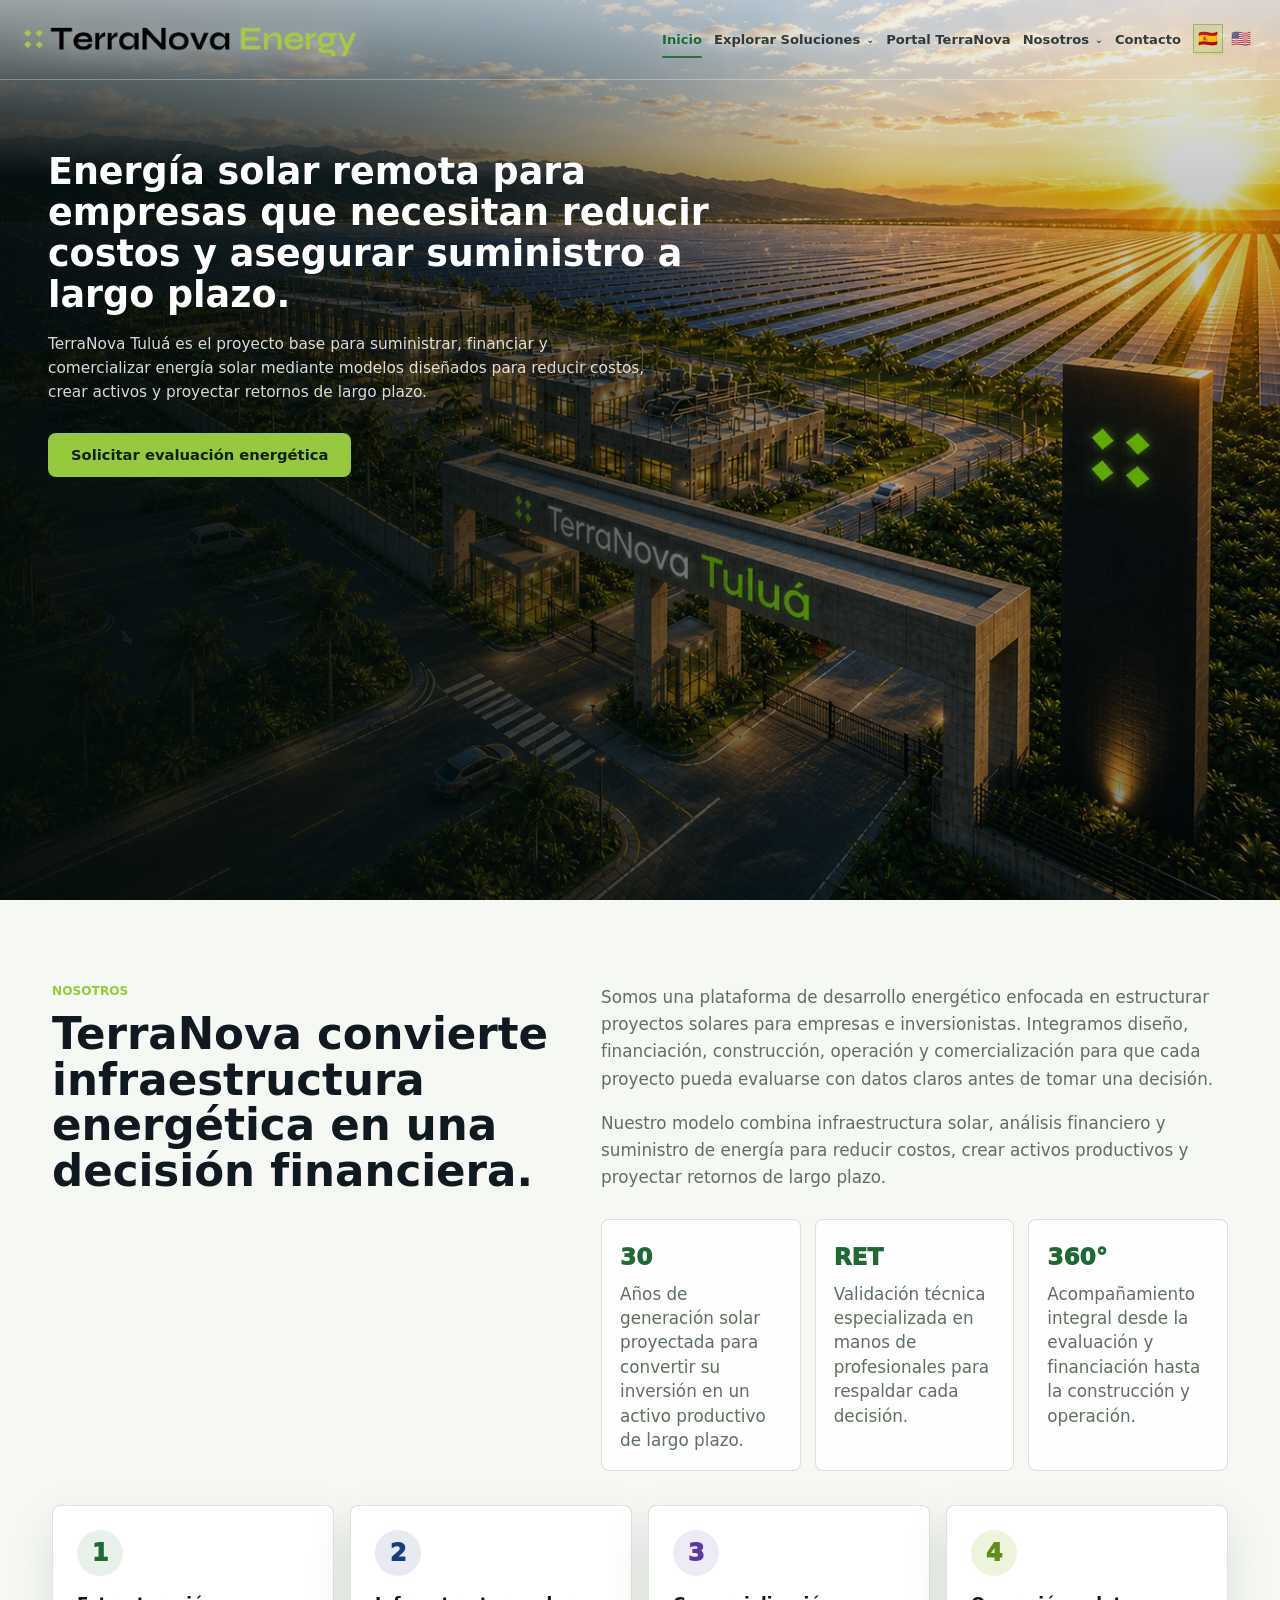
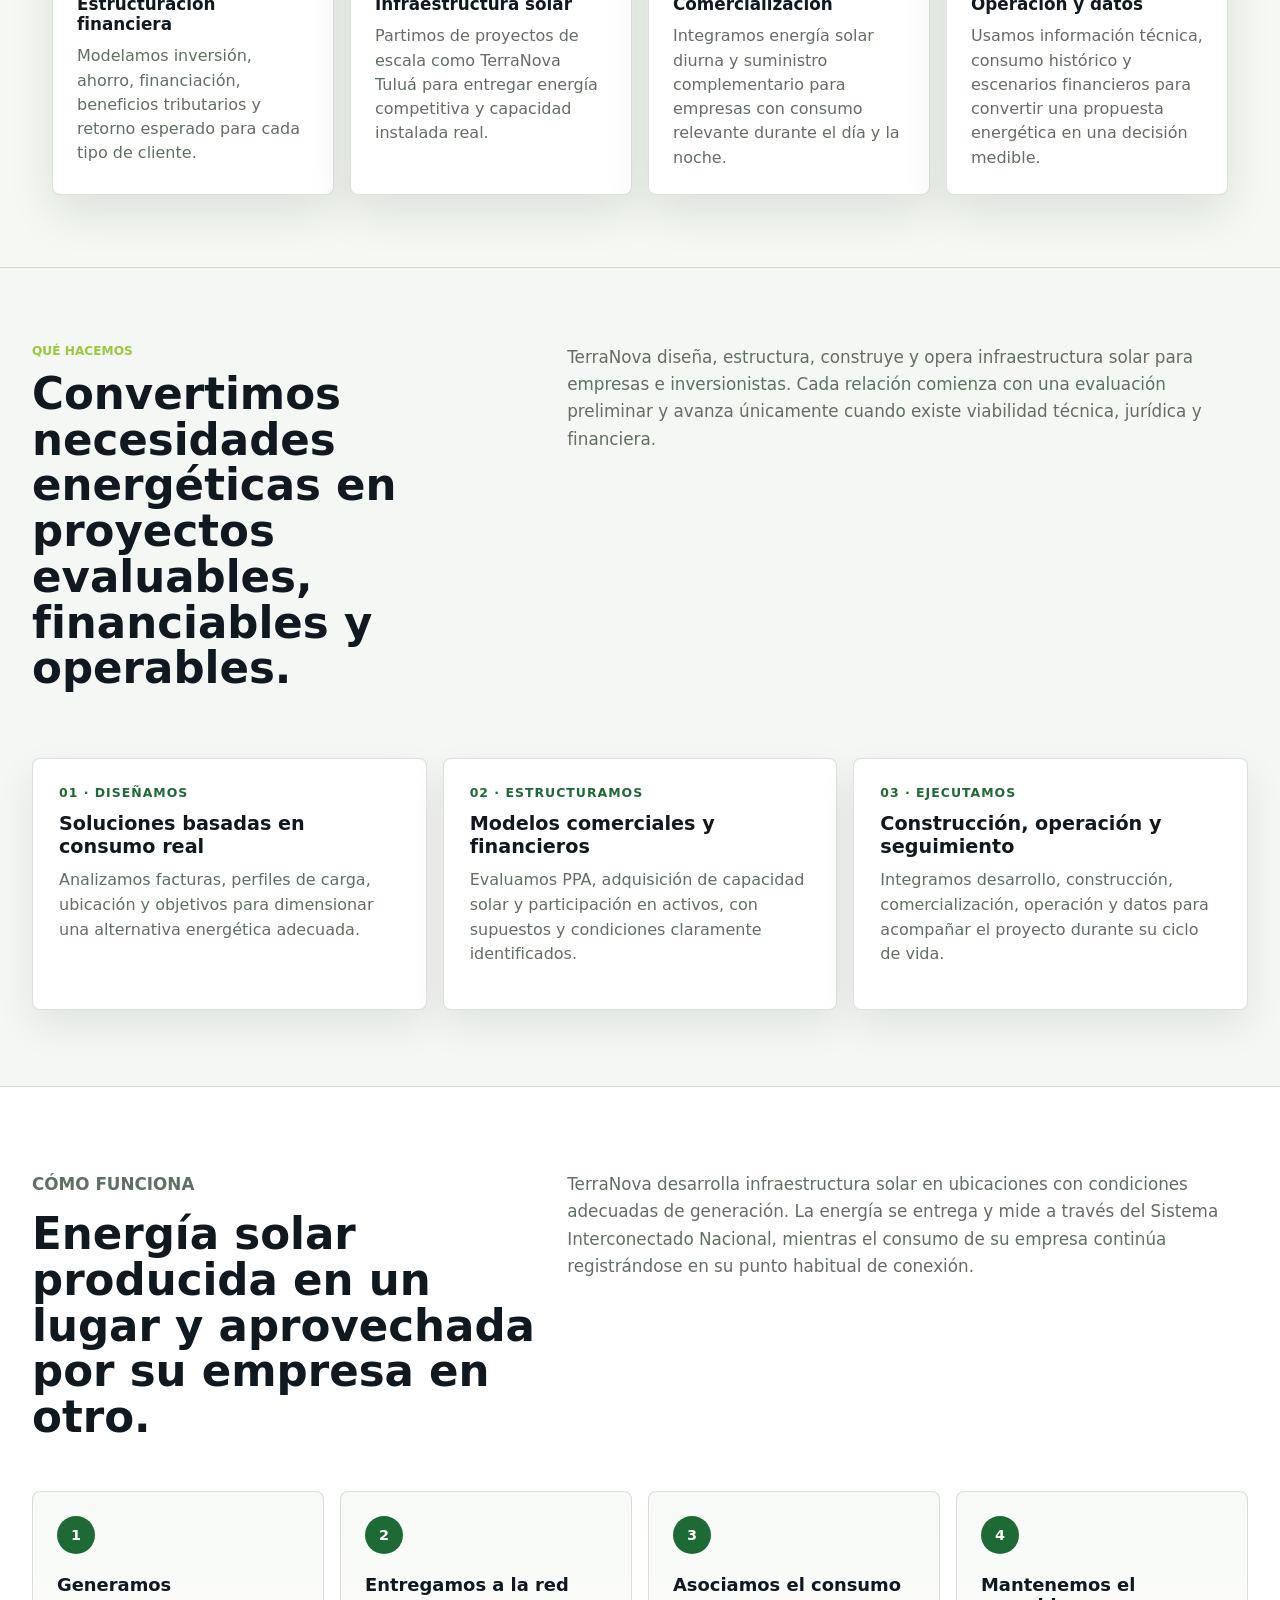
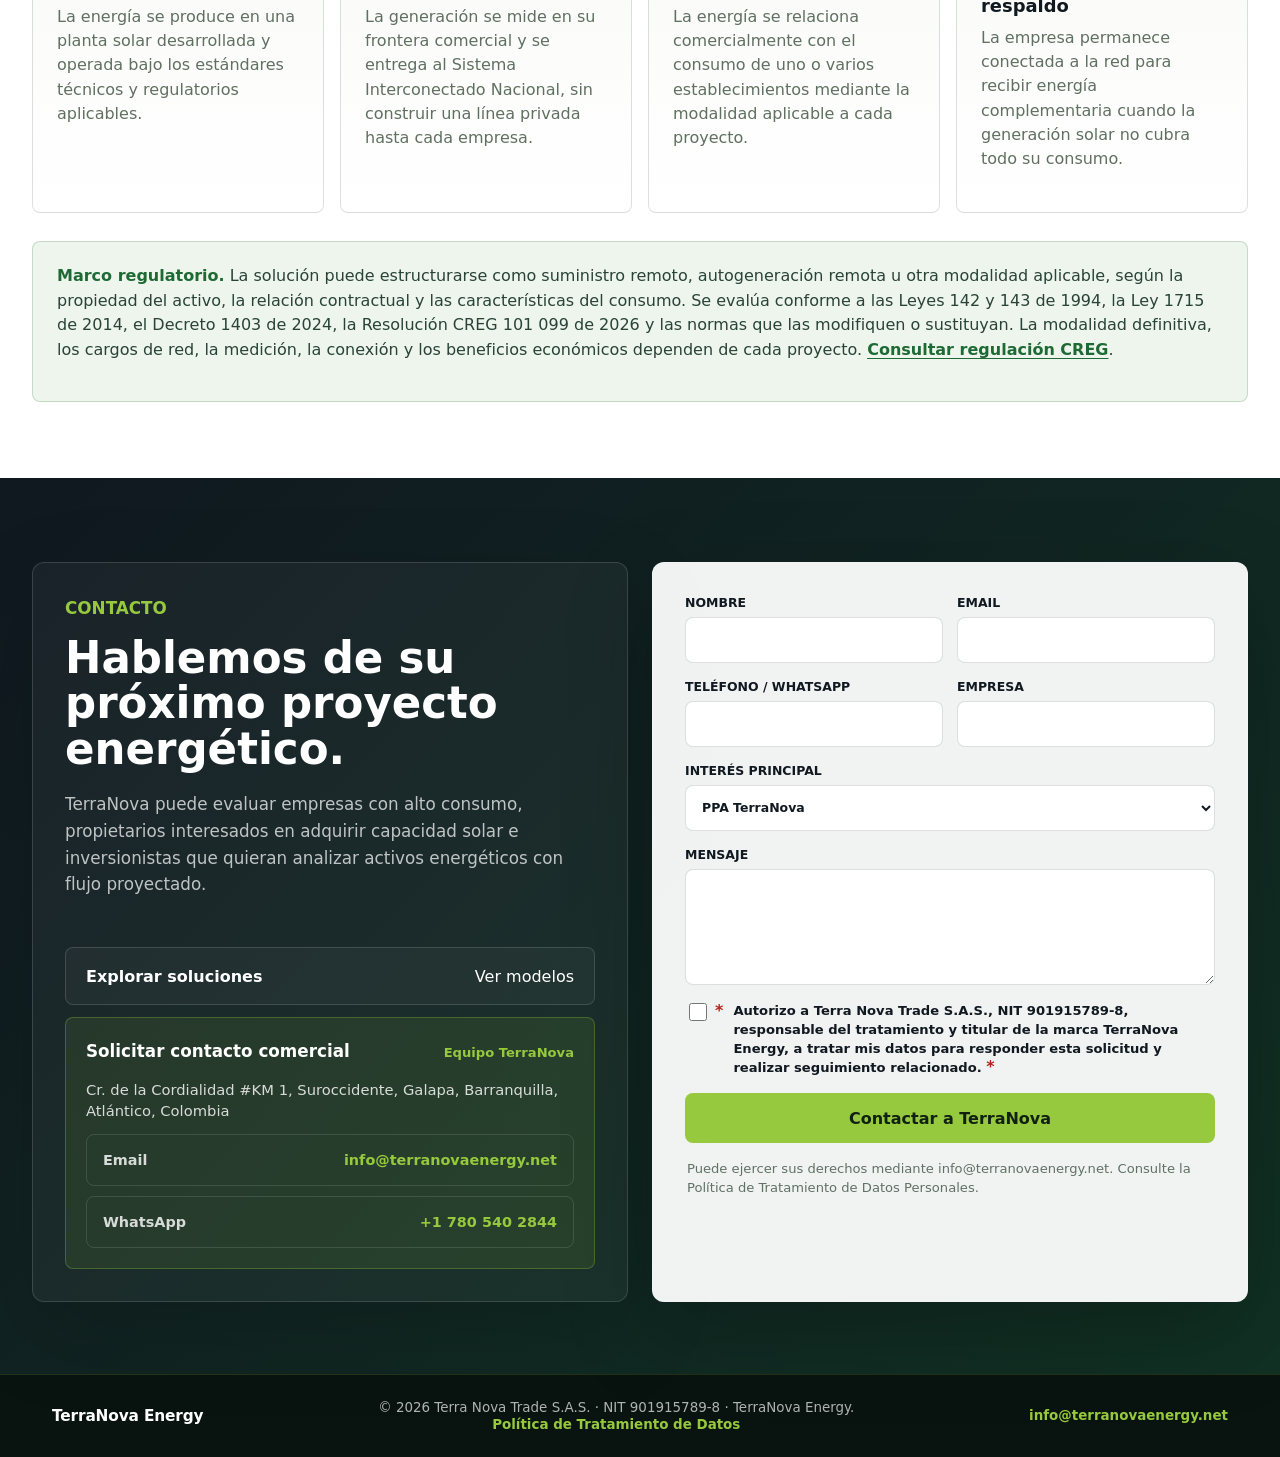
<file: index.html>
<!doctype html>
<html lang="es">
  <head>
    <meta charset="utf-8" />
    <meta name="viewport" content="width=device-width, initial-scale=1" />
    <title>Energía solar para empresas e inversionistas | TerraNova Energy</title>
    <meta name="description" content="TerraNova Energy estructura soluciones de energía solar remota, PPA e inversión en infraestructura energética para empresas de alto consumo e inversionistas en Colombia." />
    <meta name="robots" content="index, follow, max-image-preview:large" />
    <link rel="canonical" href="https://soluciones.terranovaenergy.net/" />
    <link rel="preload" href="assets/terranova-tulua-hero.png" as="image" fetchpriority="high" />
    <meta property="og:type" content="website" />
    <meta property="og:locale" content="es_CO" />
    <meta property="og:site_name" content="TerraNova Energy" />
    <meta property="og:title" content="Energía solar para empresas e inversionistas | TerraNova Energy" />
    <meta property="og:description" content="Soluciones de energía solar remota, PPA e inversión para empresas de alto consumo en Colombia." />
    <meta property="og:url" content="https://soluciones.terranovaenergy.net/" />
    <meta property="og:image" content="https://soluciones.terranovaenergy.net/assets/terranova-tulua-hero.png" />
    <meta name="twitter:card" content="summary_large_image" />
    <meta name="twitter:title" content="TerraNova Energy | Infraestructura energética para empresas" />
    <meta name="twitter:description" content="Energía solar remota, PPA e inversión en infraestructura energética." />
    <meta name="twitter:image" content="https://soluciones.terranovaenergy.net/assets/terranova-tulua-hero.png" />
    <script type="application/ld+json">
      {
        "@context": "https://schema.org",
        "@type": "Organization",
        "name": "TerraNova Energy",
        "url": "https://www.terranovaenergy.net/",
        "logo": "https://www.terranovaenergy.net/assets/terranova-logo.png",
        "description": "Plataforma de desarrollo energético enfocada en estructurar soluciones solares para empresas e inversionistas en Colombia.",
        "telephone": "+1-780-540-2844",
        "address": {
          "@type": "PostalAddress",
          "streetAddress": "Cr. de la Cordialidad #KM 1, Suroccidente",
          "addressLocality": "Galapa",
          "addressRegion": "Atlántico",
          "addressCountry": "CO"
        },
        "areaServed": "Colombia"
      }
    </script>
    <style>
:root {
  --ink: #101820;
  --muted: #607060;
  --line: rgba(20, 35, 28, 0.14);
  --white: #ffffff;
  --green: #96c93d;
  --green-deep: #1e6a35;
  --blue: #173d7a;
  --purple: #5d37a8;
  --soft: #f5f8f3;
  --shadow: 0 22px 60px rgba(13, 28, 20, 0.16);
}

* {
  box-sizing: border-box;
}

html {
  scroll-behavior: smooth;
}

body {
  margin: 0;
  background: var(--soft);
  color: var(--ink);
  font-family:
    Inter, ui-sans-serif, system-ui, -apple-system, BlinkMacSystemFont, "Segoe UI",
    sans-serif;
}

a {
  color: inherit;
  text-decoration: none;
}

.site-header {
  align-items: center;
  background: linear-gradient(180deg, rgba(255, 255, 255, 0.18), rgba(255, 255, 255, 0));
  border-bottom: 1px solid rgba(255, 255, 255, 0.14);
  display: grid;
  gap: 26px;
  grid-template-columns: auto minmax(0, 1fr);
  left: 0;
  min-height: 80px;
  padding: 14px 48px;
  position: fixed;
  right: 0;
  top: 0;
  z-index: 20;
}

.brand img {
  filter: drop-shadow(0 4px 12px rgba(255, 255, 255, 0.5));
  display: block;
  height: 44px;
  width: auto;
}

.main-nav {
  align-items: center;
  display: flex;
  gap: clamp(16px, 1.45vw, 26px);
  grid-column: 2;
  justify-content: flex-end;
  min-width: 0;
  overflow-x: auto;
  scrollbar-width: none;
}

.main-nav::-webkit-scrollbar {
  display: none;
}

.solutions-menu {
  align-items: center;
  display: flex;
  flex: 0 0 auto;
  min-height: 36px;
  position: relative;
}

.main-nav:has(.solutions-menu) {
  overflow: visible;
}

.solutions-trigger {
  align-items: center;
  appearance: none;
  background: transparent;
  border: 0;
  cursor: pointer;
  display: inline-flex;
  font-family: inherit;
  font-size: inherit;
  font-weight: inherit;
  gap: 6px;
  height: 36px;
  line-height: 1;
  margin: 0;
  padding: 0;
}

.menu-chevron {
  font-size: 0.72em;
  transition: transform 180ms ease;
}

.solutions-dropdown {
  background: rgba(255, 255, 255, 0.97);
  border: 1px solid rgba(20, 35, 27, 0.14);
  border-radius: 6px;
  box-shadow: 0 16px 34px rgba(12, 25, 18, 0.2);
  left: 50%;
  min-width: 224px;
  opacity: 0;
  padding: 8px;
  pointer-events: none;
  position: absolute;
  top: calc(100% - 1px);
  transform: translate(-50%, -6px);
  transition: opacity 160ms ease, transform 160ms ease, visibility 160ms ease;
  visibility: hidden;
  z-index: 40;
}

.solutions-dropdown a {
  border-radius: 4px;
  color: #183126;
  display: block;
  font-size: 0.8rem;
  font-weight: 780;
  padding: 10px 12px;
  white-space: nowrap;
}

.solutions-dropdown a:hover,
.solutions-dropdown a:focus-visible {
  background: rgba(145, 213, 41, 0.18);
  color: #0f632f;
  outline: none;
}

.about-menu .solutions-dropdown {
  min-width: 184px;
}

.solutions-menu:hover .solutions-dropdown,
.solutions-menu:focus-within .solutions-dropdown,
.solutions-menu.open .solutions-dropdown {
  opacity: 1;
  pointer-events: auto;
  transform: translate(-50%, 0);
  visibility: visible;
}

.solutions-menu:hover .menu-chevron,
.solutions-menu:focus-within .menu-chevron,
.solutions-menu.open .menu-chevron {
  transform: rotate(180deg);
}

.nav-link {
  align-items: center;
  color: rgba(12, 24, 22, 0.82);
  display: inline-flex;
  flex: 0 0 auto;
  font-size: clamp(0.84rem, 0.96vw, 0.98rem);
  font-weight: 750;
  line-height: 1;
  min-height: 36px;
  padding: 0;
  position: relative;
  text-shadow: 0 1px 14px rgba(255, 255, 255, 0.74);
  white-space: nowrap;
}

.nav-link::after {
  background: var(--green-deep);
  border-radius: 999px;
  bottom: 0;
  content: "";
  height: 2px;
  left: 0;
  opacity: 0;
  position: absolute;
  transform: translateY(4px);
  transition: opacity 0.18s ease, transform 0.18s ease;
  width: 100%;
}

.nav-link:hover,
.nav-link.active {
  color: var(--green-deep);
}

.nav-link:hover::after,
.nav-link:focus-visible::after,
.nav-link.active::after {
  opacity: 0.9;
  transform: translateY(0);
}

.explore-link::after {
  background: var(--green);
}

.ppa-link::after {
  background: var(--green-deep);
}

.empresa-link::after {
  background: var(--blue);
}

.capital-link::after {
  background: var(--purple);
}

.primary-button,
.secondary-button,
.ghost-button,
.solid-button {
  align-items: center;
  border-radius: 8px;
  display: inline-flex;
  font-weight: 850;
  justify-content: center;
  min-height: 44px;
  padding: 0 18px;
}

.primary-button,
.solid-button {
  background: var(--green);
  color: #102012;
}

.hero {
  display: flex;
  flex-direction: column;
  gap: 20px;
  justify-content: flex-start;
  min-height: 100svh;
  overflow: hidden;
  padding: 118px 48px 64px;
  position: relative;
}

.hero-media {
  background:
    linear-gradient(90deg, rgba(4, 12, 10, 0.78) 0%, rgba(4, 12, 10, 0.47) 33%, rgba(4, 12, 10, 0.04) 68%, rgba(4, 12, 10, 0.06) 100%),
    url("assets/terranova-tulua-hero.png") right center / cover;
  inset: 0;
  position: absolute;
  z-index: 0;
}

.hero-overlay {
  background:
    linear-gradient(180deg, rgba(255, 255, 255, 0.52) 0%, rgba(255, 255, 255, 0.24) 96px, rgba(255, 255, 255, 0) 178px),
    linear-gradient(180deg, rgba(4, 12, 10, 0.08), rgba(4, 12, 10, 0.5)),
    linear-gradient(90deg, rgba(4, 12, 10, 0.56), transparent 70%);
  inset: 0;
  position: absolute;
  z-index: 1;
}

.hero-content {
  position: relative;
  z-index: 2;
}

.hero-content {
  max-width: 790px;
  padding-top: 34px;
}

.eyebrow {
  color: var(--green);
  font-size: 0.76rem;
  font-weight: 900;
  letter-spacing: 0;
  margin: 0 0 14px;
  text-transform: uppercase;
}

h1,
h2,
h3,
p {
  margin-top: 0;
}

h1 {
  color: #fff;
  font-size: clamp(1.75rem, 2.85vw, 3rem);
  font-weight: 820;
  line-height: 1.12;
  margin-bottom: 18px;
  max-width: 700px;
}

.hero-copy {
  color: rgba(255, 255, 255, 0.84);
  font-size: clamp(0.96rem, 1.2vw, 1.08rem);
  line-height: 1.55;
  margin-bottom: 28px;
  max-width: 600px;
}

.hero-cta {
  align-items: center;
  background: var(--green);
  border: 1px solid rgba(150, 201, 61, 0.72);
  border-radius: 8px;
  box-shadow: 0 16px 34px rgba(12, 36, 18, 0.22);
  color: #102012;
  display: inline-flex;
  font-size: 0.92rem;
  font-weight: 880;
  justify-content: center;
  min-height: 44px;
  padding: 0 22px;
}

.hero-cta:hover {
  background: #a7dc45;
}

.secondary-button {
  border: 1px solid rgba(255, 255, 255, 0.52);
  color: #fff;
}

.hero-paths {
  display: grid;
  gap: 10px;
  grid-template-columns: repeat(3, minmax(0, 1fr));
  max-width: 720px;
  scroll-margin-top: 108px;
  width: min(100%, 720px);
}

.hero-card {
  -webkit-backdrop-filter: blur(16px) saturate(1.16);
  backdrop-filter: blur(16px) saturate(1.16);
  background:
    linear-gradient(180deg, rgba(255, 255, 255, 0.78), rgba(255, 255, 255, 0.58)),
    rgba(255, 255, 255, 0.34);
  border: 1px solid rgba(255, 255, 255, 0.5);
  border-radius: 8px;
  box-shadow:
    inset 0 1px 0 rgba(255, 255, 255, 0.72),
    0 18px 42px rgba(2, 11, 8, 0.18);
  display: flex;
  flex-direction: column;
  isolation: isolate;
  min-height: 168px;
  min-width: 0;
  overflow: hidden;
  padding: 12px;
  position: relative;
}

.hero-card::after {
  background: linear-gradient(180deg, rgba(255, 255, 255, 0.42), rgba(255, 255, 255, 0));
  content: "";
  inset: 0;
  pointer-events: none;
  position: absolute;
  z-index: -1;
}

.hero-card-number {
  border-radius: 50%;
  color: #fff;
  display: grid;
  font-size: 0.72rem;
  font-weight: 950;
  height: 24px;
  left: 12px;
  place-items: center;
  position: absolute;
  top: 12px;
  width: 24px;
}

.hero-card-mark {
  align-items: center;
  border-radius: 50%;
  display: inline-flex;
  font-size: 1.22rem;
  font-weight: 950;
  height: 38px;
  justify-content: center;
  line-height: 1;
  margin: 18px 0 10px;
  width: 38px;
}

.hero-card h3 {
  font-size: clamp(1rem, 1.25vw, 1.2rem);
  line-height: 1.05;
  margin-bottom: 6px;
}

.hero-card strong {
  display: block;
}

.hero-card > strong {
  color: rgba(16, 24, 32, 0.88);
  font-size: 0.78rem;
  line-height: 1.25;
  margin-bottom: 9px;
}

.hero-card p,
.hero-card li {
  color: var(--muted);
  font-size: 0.78rem;
  line-height: 1.36;
}

.hero-card p {
  margin-bottom: 12px;
}

.hero-card-price {
  border-radius: 8px;
  color: #fff;
  margin: 0 0 10px;
  padding: 8px 9px;
  box-shadow: inset 0 1px 0 rgba(255, 255, 255, 0.22);
  text-align: center;
}

.hero-card-price span,
.hero-card-price small {
  display: block;
  font-weight: 850;
  line-height: 1.15;
}

.hero-card-price span {
  font-size: 0.62rem;
  opacity: 0.88;
}

.hero-card-price strong {
  font-size: clamp(0.95rem, 1.25vw, 1.18rem);
  line-height: 1.05;
  margin: 2px 0;
}

.hero-card-price small {
  font-size: 0.58rem;
  opacity: 0.9;
}

.hero-card ul {
  display: grid;
  gap: 7px;
  list-style: none;
  margin: 0 0 16px;
  padding: 0;
}

.hero-card li {
  padding-left: 22px;
  position: relative;
}

.hero-card li::before {
  border: 2px solid currentColor;
  border-radius: 50%;
  content: "";
  height: 12px;
  left: 0;
  position: absolute;
  top: 3px;
  width: 12px;
}

.hero-card-actions {
  display: grid;
  gap: 7px;
  grid-template-columns: 1fr 1fr;
  margin-top: auto;
}

.hero-card-actions .ghost-button,
.hero-card-actions .solid-button {
  font-size: 0.72rem;
  min-height: 30px;
  padding: 0 8px;
}

.hero-card-actions .ghost-button {
  background: rgba(255, 255, 255, 0.28);
  border-color: rgba(16, 24, 32, 0.14);
}

.ppa .hero-card-number,
.ppa .solid-button {
  background: var(--green-deep);
  color: #fff;
}

.empresa .hero-card-number,
.empresa .solid-button {
  background: var(--blue);
  color: #fff;
}

.capital .hero-card-number,
.capital .solid-button {
  background: var(--purple);
  color: #fff;
}

.ppa .hero-card-price {
  background: linear-gradient(135deg, rgba(30, 106, 53, 0.94), rgba(74, 150, 60, 0.86));
}

.empresa .hero-card-price {
  background: linear-gradient(135deg, rgba(23, 61, 122, 0.94), rgba(35, 89, 158, 0.86));
}

.capital .hero-card-price {
  background: linear-gradient(135deg, rgba(93, 55, 168, 0.94), rgba(122, 72, 190, 0.86));
}

.ppa .hero-card-mark {
  background: rgba(30, 106, 53, 0.1);
  color: var(--green-deep);
}

.empresa .hero-card-mark {
  background: rgba(23, 61, 122, 0.1);
  color: var(--blue);
}

.capital .hero-card-mark {
  background: rgba(93, 55, 168, 0.1);
  color: var(--purple);
}

.solution-entry,
.confidence-band,
.contact-band {
  margin: 0 auto;
  max-width: 1240px;
  padding: 72px 32px 0;
}

.section-anchor {
  display: block;
  height: 0;
  scroll-margin-top: 96px;
}

.section-head {
  margin: 0 auto 28px;
  max-width: 790px;
  text-align: center;
}

.section-head h2,
.contact-band h2 {
  font-size: clamp(1.75rem, 3.4vw, 3rem);
  line-height: 1.08;
  margin-bottom: 14px;
}

.section-head p {
  color: var(--muted);
  font-size: 1.05rem;
  line-height: 1.55;
  margin-bottom: 0;
}

.path-grid {
  display: grid;
  gap: 16px;
  grid-template-columns: repeat(3, minmax(0, 1fr));
}

.path-card {
  background: rgba(255, 255, 255, 0.94);
  border: 1px solid var(--line);
  border-radius: 8px;
  box-shadow: var(--shadow);
  min-width: 0;
  padding: 24px;
  position: relative;
}

.path-card.featured {
  border-color: rgba(23, 61, 122, 0.28);
}

.path-number {
  border-radius: 50%;
  color: #fff;
  display: inline-grid;
  font-size: 0.86rem;
  font-weight: 900;
  height: 38px;
  place-items: center;
  position: absolute;
  right: 20px;
  top: 20px;
  width: 38px;
}

.ppa .path-number,
.ppa .solid-button {
  background: var(--green-deep);
  color: #fff;
}

.empresa .path-number,
.empresa .solid-button {
  background: var(--blue);
  color: #fff;
}

.capital .path-number,
.capital .solid-button {
  background: var(--purple);
  color: #fff;
}

.path-icon {
  align-items: center;
  border-radius: 50%;
  display: inline-flex;
  font-size: 2rem;
  font-weight: 900;
  height: 72px;
  justify-content: center;
  margin-bottom: 24px;
  width: 72px;
}

.ppa .path-icon {
  background: rgba(30, 106, 53, 0.12);
  color: var(--green-deep);
}

.empresa .path-icon {
  background: rgba(23, 61, 122, 0.12);
  color: var(--blue);
}

.capital .path-icon {
  background: rgba(93, 55, 168, 0.12);
  color: var(--purple);
}

.path-card h3 {
  font-size: clamp(1.45rem, 2vw, 2rem);
  line-height: 1.08;
  margin-bottom: 10px;
}

.path-card strong {
  display: block;
  font-size: 1.02rem;
  line-height: 1.4;
  margin-bottom: 12px;
}

.path-card p,
.path-card li {
  color: var(--muted);
  line-height: 1.48;
}

.path-card ul {
  display: grid;
  gap: 9px;
  list-style: none;
  margin: 20px 0;
  padding: 0;
}

.path-card li {
  padding-left: 24px;
  position: relative;
}

.path-card li::before {
  border: 2px solid currentColor;
  border-radius: 50%;
  content: "";
  height: 12px;
  left: 0;
  position: absolute;
  top: 5px;
  width: 12px;
}

.card-actions {
  display: grid;
  gap: 10px;
  grid-template-columns: 1fr 1.2fr;
  margin-top: 22px;
}

.ghost-button {
  border: 1px solid var(--line);
}

.about-section {
  margin: 0 auto;
  max-width: 1240px;
  padding: 84px 32px 72px;
}

.about-intro {
  display: grid;
  gap: 36px;
  grid-template-columns: minmax(0, 0.9fr) minmax(0, 1.1fr);
  margin-bottom: 34px;
}

.about-intro h2,
.contact-panel h2 {
  font-size: clamp(1.9rem, 3.4vw, 3.25rem);
  line-height: 1.05;
  margin-bottom: 18px;
}

.about-copy {
  color: var(--muted);
  font-size: 1.05rem;
  line-height: 1.62;
}

.about-copy strong {
  color: var(--ink);
}

.about-proof {
  display: grid;
  gap: 14px;
  grid-template-columns: repeat(3, minmax(0, 1fr));
  margin-top: 28px;
}

.proof-item {
  background: rgba(255, 255, 255, 0.82);
  border: 1px solid var(--line);
  border-radius: 8px;
  padding: 18px;
}

.proof-item span {
  color: var(--green-deep);
  display: block;
  font-size: 1.45rem;
  font-weight: 950;
  margin-bottom: 6px;
}

.proof-item p {
  color: var(--muted);
  line-height: 1.45;
  margin: 0;
}

.pillar-grid {
  display: grid;
  gap: 16px;
  grid-template-columns: repeat(4, minmax(0, 1fr));
}

.pillar-card {
  background: #fff;
  border: 1px solid var(--line);
  border-radius: 8px;
  box-shadow: 0 18px 46px rgba(13, 28, 20, 0.1);
  min-height: 230px;
  padding: 24px;
}

.pillar-card span {
  align-items: center;
  border-radius: 50%;
  display: inline-flex;
  font-size: 1.5rem;
  font-weight: 950;
  height: 46px;
  justify-content: center;
  margin-bottom: 18px;
  width: 46px;
}

.pillar-card:nth-child(1) span {
  background: rgba(30, 106, 53, 0.1);
  color: var(--green-deep);
}

.pillar-card:nth-child(2) span {
  background: rgba(23, 61, 122, 0.1);
  color: var(--blue);
}

.pillar-card:nth-child(3) span {
  background: rgba(93, 55, 168, 0.1);
  color: var(--purple);
}

.pillar-card:nth-child(4) span {
  background: rgba(150, 201, 61, 0.18);
  color: #5f8f19;
}

.pillar-card h3 {
  font-size: 1.05rem;
  margin-bottom: 10px;
}

.pillar-card p {
  color: var(--muted);
  line-height: 1.52;
  margin: 0;
}

.commercial-section {
  background: #f4f7f3;
  border-bottom: 1px solid var(--line);
  border-top: 1px solid var(--line);
  padding: 76px 32px;
}

.commercial-inner {
  margin: 0 auto;
  max-width: 1240px;
}

.commercial-heading {
  display: grid;
  gap: 32px;
  grid-template-columns: minmax(0, .85fr) minmax(0, 1.15fr);
  margin-bottom: 30px;
}

.commercial-heading h2 {
  font-size: clamp(1.9rem, 3.4vw, 3.25rem);
  line-height: 1.05;
}

.commercial-heading > p {
  color: var(--muted);
  font-size: 1.05rem;
  line-height: 1.62;
}

.commercial-grid {
  display: grid;
  gap: 16px;
  grid-template-columns: repeat(3, minmax(0, 1fr));
}

.commercial-card {
  background: #fff;
  border: 1px solid var(--line);
  border-radius: 8px;
  box-shadow: 0 16px 38px rgba(13, 28, 20, .08);
  padding: 26px;
}

.commercial-card strong {
  color: var(--green-deep);
  display: block;
  font-size: .78rem;
  letter-spacing: .08em;
  margin-bottom: 12px;
  text-transform: uppercase;
}

.commercial-card h3 {
  font-size: 1.2rem;
  margin-bottom: 10px;
}

.commercial-card p {
  color: var(--muted);
  line-height: 1.55;
}

.remote-energy-section {
  background: #fff;
  padding: 84px 32px 76px;
}

.remote-energy-inner {
  margin: 0 auto;
  max-width: 1240px;
}

.remote-energy-heading {
  display: grid;
  gap: 32px;
  grid-template-columns: minmax(0, .85fr) minmax(0, 1.15fr);
  margin-bottom: 34px;
}

.remote-energy-heading h2 {
  font-size: clamp(1.9rem, 3.4vw, 3.25rem);
  line-height: 1.05;
  margin-bottom: 16px;
}

.remote-energy-heading p {
  color: var(--muted);
  font-size: 1.05rem;
  line-height: 1.62;
}

.remote-energy-steps {
  counter-reset: remote-step;
  display: grid;
  gap: 16px;
  grid-template-columns: repeat(4, minmax(0, 1fr));
  margin-bottom: 28px;
}

.remote-step {
  background: linear-gradient(180deg, #f8faf7, #fff);
  border: 1px solid var(--line);
  border-radius: 8px;
  min-height: 246px;
  padding: 24px;
  position: relative;
}

.remote-step::before {
  align-items: center;
  background: var(--green-deep);
  border-radius: 50%;
  color: #fff;
  content: counter(remote-step);
  counter-increment: remote-step;
  display: inline-flex;
  font-size: .9rem;
  font-weight: 900;
  height: 38px;
  justify-content: center;
  margin-bottom: 20px;
  width: 38px;
}

.remote-step h3 {
  font-size: 1.12rem;
  margin-bottom: 10px;
}

.remote-step p {
  color: var(--muted);
  line-height: 1.52;
}

.remote-energy-note {
  background: #eef5ec;
  border: 1px solid rgba(30, 106, 53, .2);
  border-radius: 8px;
  color: #294337;
  line-height: 1.55;
  padding: 22px 24px;
}

.remote-energy-note strong {
  color: var(--green-deep);
}

.remote-energy-note a {
  color: var(--green-deep);
  font-weight: 800;
  text-decoration: underline;
  text-underline-offset: 3px;
}

.contact-band {
  background:
    linear-gradient(135deg, rgba(16, 24, 32, 0.94), rgba(17, 52, 36, 0.9)),
    #101820;
  color: #fff;
  margin: 0;
  max-width: none;
  padding: 84px 32px 72px;
}

.contact-panel {
  align-items: stretch;
  display: grid;
  gap: 24px;
  grid-template-columns: repeat(2, minmax(0, 1fr));
  margin: 0 auto;
  max-width: 1240px;
}

.contact-content-card {
  background: rgba(255, 255, 255, 0.045);
  border: 1px solid rgba(255, 255, 255, 0.14);
  border-radius: 12px;
  box-shadow: 0 30px 90px rgba(0, 0, 0, 0.16);
  display: flex;
  flex-direction: column;
  min-width: 0;
  padding: 32px;
}

.contact-panel .eyebrow {
  color: var(--green);
}

.contact-panel h2 {
  max-width: 650px;
}

.contact-panel p {
  color: rgba(255, 255, 255, 0.72);
  font-size: 1.05rem;
  line-height: 1.6;
  max-width: 610px;
}

.contact-routes {
  display: grid;
  gap: 12px;
  margin-top: auto;
  max-width: none;
  padding-top: 32px;
}

.contact-routes > a {
  align-items: center;
  background: rgba(255, 255, 255, 0.035);
  border: 1px solid rgba(255, 255, 255, 0.14);
  border-radius: 8px;
  display: flex;
  justify-content: space-between;
  min-height: 58px;
  padding: 0 20px;
  transition: background 0.2s ease, border-color 0.2s ease, transform 0.2s ease;
}

.contact-routes > a:hover,
.contact-routes > a:focus-visible {
  background: rgba(255, 255, 255, 0.075);
  border-color: rgba(150, 201, 61, 0.48);
  transform: translateY(-1px);
}

.contact-routes strong {
  color: #fff;
}

.contact-details {
  background: rgba(150, 201, 61, 0.1);
  border: 1px solid rgba(150, 201, 61, 0.3);
  border-radius: 8px;
  padding: 20px;
}

.contact-details-title {
  align-items: baseline;
  display: flex;
  gap: 12px;
  justify-content: space-between;
  margin: 0 0 14px;
}

.contact-details-title strong { color: #fff; }

.contact-details-title span {
  color: var(--green);
  font-size: 0.82rem;
  font-weight: 850;
}

.contact-details address {
  display: grid;
  font-style: normal;
  gap: 10px;
}

.contact-address {
  color: rgba(255, 255, 255, 0.82);
  font-size: 0.92rem;
  line-height: 1.45;
  margin-bottom: 2px;
}

.contact-details address a {
  align-items: center;
  border: 1px solid rgba(255, 255, 255, 0.12);
  border-radius: 8px;
  display: flex;
  justify-content: space-between;
  min-height: 52px;
  padding: 10px 16px;
}

.contact-details address a span {
  color: rgba(255, 255, 255, 0.82);
  font-size: 0.9rem;
  font-weight: 750;
}

.contact-details address a strong {
  color: var(--green);
  font-size: 0.9rem;
  font-weight: 850;
  overflow-wrap: anywhere;
  text-align: right;
}

.contact-form {
  background: rgba(255, 255, 255, 0.94);
  border: 1px solid rgba(255, 255, 255, 0.16);
  border-radius: 12px;
  box-shadow: 0 30px 90px rgba(0, 0, 0, 0.24);
  color: var(--ink);
  display: grid;
  align-content: start;
  gap: 16px 14px;
  grid-template-columns: repeat(2, minmax(0, 1fr));
  min-width: 0;
  padding: 32px;
}

.contact-form label {
  display: grid;
  gap: 7px;
  font-size: 0.78rem;
  font-weight: 850;
  letter-spacing: 0;
  text-transform: uppercase;
}

.contact-form input,
.contact-form select,
.contact-form textarea {
  background: #fff;
  border: 1px solid rgba(16, 24, 32, 0.14);
  border-radius: 8px;
  color: var(--ink);
  font: inherit;
  min-height: 46px;
  padding: 0 12px;
  width: 100%;
}

.contact-form textarea {
  min-height: 116px;
  padding-top: 12px;
  resize: vertical;
}

.contact-form .field-full,
.contact-form button,
.contact-form .form-status {
  grid-column: 1 / -1;
}

.contact-form button {
  background: var(--green);
  border: 0;
  border-radius: 8px;
  color: #102012;
  cursor: pointer;
  font: inherit;
  font-weight: 900;
  min-height: 50px;
}

.contact-form .field-full,
.contact-form button,
.contact-form .form-status {
  grid-column: 1 / -1;
}

.contact-consent {
  align-items: start;
  display: grid !important;
  gap: 10px !important;
  grid-template-columns: 20px auto 1fr;
  text-transform: none !important;
}

.contact-consent input {
  height: 18px;
  margin-top: 2px;
  min-height: auto;
  padding: 0;
  width: 18px;
}

.contact-consent span {
  font-size: 0.82rem;
  font-weight: 650;
  line-height: 1.45;
}

.contact-consent .required-mark {
  align-self: start;
  color: #b42318;
  font-size: 1rem;
  font-weight: 900;
  line-height: 1;
  margin-top: 2px;
}

.contact-consent .required-mark-inline {
  color: #b42318;
  font-size: 1rem;
  font-weight: 900;
  line-height: 0;
}

.contact-form button:disabled {
  cursor: wait;
  opacity: 0.7;
}

.contact-form .form-status {
  color: #607167 !important;
  font-size: 0.82rem;
  line-height: 1.45;
  margin: 0;
  max-width: none;
  min-height: 0;
  padding: 0 2px;
}

.contact-form .form-status.is-sending {
  background: #edf3ef;
  border: 1px solid #cad8cf;
  border-radius: 6px;
  border-color: #cad8cf;
  color: #334f42 !important;
  min-height: 48px;
  padding: 12px 14px;
}

.contact-form .form-status.is-success {
  background: #eaf8ef;
  border: 1px solid #a7dbba;
  border-radius: 6px;
  color: #0d6537 !important;
  font-weight: 750;
  min-height: 48px;
  padding: 12px 14px;
}

.contact-form .form-status.is-error {
  background: #fff0ed;
  border: 1px solid #efb6ae;
  border-radius: 6px;
  color: #922b21 !important;
  font-weight: 750;
  min-height: 48px;
  padding: 12px 14px;
}

.site-footer {
  background: #09130f;
  border-top: 1px solid rgba(150, 201, 61, 0.18);
  color: rgba(255, 255, 255, 0.68);
}

.site-footer-inner {
  align-items: center;
  display: flex;
  gap: 24px;
  justify-content: space-between;
  margin: 0 auto;
  max-width: 1240px;
  min-height: 82px;
  padding: 20px 32px;
}

.site-footer-brand {
  color: #fff;
  font-size: 0.96rem;
  font-weight: 900;
  letter-spacing: -0.01em;
}

.site-footer p {
  font-size: 0.84rem;
  margin: 0;
  text-align: center;
}

.site-footer-legal {
  display: grid;
  gap: 2px;
  justify-items: center;
}

.site-footer a:not(.site-footer-brand) {
  color: var(--green);
  font-size: 0.84rem;
  font-weight: 800;
}

.language-switch {
  align-items: center;
  display: inline-flex;
  gap: 5px;
  margin-left: 8px;
}

.language-switch button {
  background: transparent;
  border: 0;
  border-bottom: 2px solid transparent;
  color: var(--ink);
  cursor: pointer;
  font: inherit;
  font-size: 1.05rem;
  font-weight: 850;
  line-height: 1;
  min-width: 30px;
  padding: 7px 4px 6px;
}

.language-switch button.active {
  background: rgba(145, 213, 41, 0.2);
  border-bottom-color: transparent;
  box-shadow: inset 0 0 0 1px rgba(80, 137, 24, 0.42);
}

.mobile-nav-toggle {
  align-items: center;
  background: rgba(255, 255, 255, 0.9);
  border: 1px solid rgba(20, 35, 27, 0.18);
  border-radius: 6px;
  color: #183126;
  cursor: pointer;
  display: none;
  font: inherit;
  font-size: 1.25rem;
  height: 40px;
  justify-content: center;
  width: 40px;
}

.privacy-note {
  color: var(--muted);
  font-size: 0.82rem;
  line-height: 1.45;
  margin: 0;
}

.solutions-body {
  background:
    linear-gradient(180deg, rgba(245, 248, 243, 0.94), #f5f8f3 460px),
    #f5f8f3;
}

.solutions-header {
  background: rgba(255, 255, 255, 0.76);
  -webkit-backdrop-filter: blur(18px);
  backdrop-filter: blur(18px);
  border-bottom: 1px solid rgba(20, 35, 28, 0.12);
}

.solutions-hero {
  min-height: 430px;
  overflow: hidden;
  padding: 128px 48px 64px;
  position: relative;
}

.solutions-hero-media {
  background:
    linear-gradient(90deg, rgba(245, 248, 243, 0.98) 0%, rgba(245, 248, 243, 0.86) 44%, rgba(245, 248, 243, 0.4) 72%, rgba(245, 248, 243, 0.78) 100%),
    url("assets/terranova-tulua-hero.png") center 42% / cover;
  inset: 0;
  position: absolute;
}

.solutions-hero-content {
  max-width: 760px;
  position: relative;
  z-index: 1;
}

.solutions-hero h1 {
  color: var(--ink);
  font-size: clamp(2.15rem, 4.2vw, 4.2rem);
  max-width: 690px;
}

.solutions-hero p:not(.eyebrow) {
  color: var(--muted);
  font-size: 1.08rem;
  line-height: 1.58;
  max-width: 680px;
}

.solution-cards-section {
  display: grid;
  gap: 18px;
  grid-template-columns: repeat(3, minmax(0, 1fr));
  margin: -36px auto 0;
  max-width: 1280px;
  padding: 0 32px 88px;
  position: relative;
  z-index: 2;
}

.solution-card {
  background: rgba(255, 255, 255, 0.92);
  border: 1px solid var(--line);
  border-radius: 8px;
  box-shadow: 0 22px 56px rgba(13, 28, 20, 0.14);
  display: flex;
  flex-direction: column;
  min-height: 640px;
  overflow: hidden;
  padding: 28px;
  position: relative;
}

.solution-card::before {
  background: linear-gradient(135deg, rgba(255, 255, 255, 0.86), rgba(255, 255, 255, 0));
  content: "";
  inset: 0;
  pointer-events: none;
  position: absolute;
}

.solution-card > * {
  position: relative;
}

.solution-number {
  border-radius: 50%;
  color: #fff;
  display: grid;
  font-weight: 950;
  height: 34px;
  left: 28px;
  place-items: center;
  position: absolute;
  top: 28px;
  width: 34px;
}

.solution-symbol {
  align-items: center;
  border-radius: 50%;
  display: inline-flex;
  font-size: 2.2rem;
  font-weight: 950;
  height: 78px;
  justify-content: center;
  margin: 38px 0 28px;
  width: 78px;
}

.solution-card h2 {
  font-size: clamp(1.85rem, 2.35vw, 2.55rem);
  line-height: 1.04;
  margin-bottom: 10px;
  min-height: 2.1em;
}

.solution-card > strong {
  display: block;
  font-size: 1.07rem;
  line-height: 1.36;
  margin-bottom: 16px;
  min-height: 2.72em;
}

.solution-card p {
  color: var(--muted);
  line-height: 1.52;
  margin-bottom: 22px;
  min-height: 4.56em;
}

.solution-price {
  border-radius: 8px;
  color: #fff;
  margin-bottom: 24px;
  padding: 18px;
  text-align: center;
}

.solution-price span,
.solution-price small {
  display: block;
  font-weight: 880;
}

.solution-price span {
  font-size: 0.82rem;
  opacity: 0.9;
}

.solution-price strong {
  display: block;
  font-size: clamp(1.8rem, 2.8vw, 2.45rem);
  line-height: 1;
  margin: 5px 0;
}

.solution-price small {
  font-size: 0.78rem;
  opacity: 0.88;
}

.solution-card ul {
  display: grid;
  gap: 12px;
  list-style: none;
  margin: 0 0 24px;
  padding: 0;
}

.solution-card li {
  color: var(--muted);
  line-height: 1.35;
  padding-left: 28px;
  position: relative;
}

.solution-card li::before {
  content: "✓";
  font-size: 1rem;
  font-weight: 950;
  left: 0;
  line-height: 1;
  position: absolute;
  top: 0;
}

.solution-actions {
  display: grid;
  gap: 10px;
  grid-template-columns: 1fr 1.25fr;
  margin-top: auto;
  padding-top: 8px;
}

.outline-action,
.filled-action {
  align-items: center;
  border-radius: 8px;
  display: inline-flex;
  font-weight: 880;
  justify-content: center;
  min-height: 48px;
  padding: 0 14px;
  text-align: center;
}

.outline-action {
  background: rgba(255, 255, 255, 0.56);
  border: 1px solid rgba(16, 24, 32, 0.22);
}

.filled-action {
  position: relative;
}

.filled-action::before {
  animation: arrow-nudge 1.8s ease-in-out infinite;
  content: "↘";
  font-size: 1.55rem;
  font-weight: 950;
  line-height: 1;
  opacity: 0.82;
  pointer-events: none;
  position: absolute;
  right: 18px;
  text-shadow: 0 10px 24px rgba(16, 24, 32, 0.16);
  top: -32px;
  transform: rotate(-8deg);
}

@keyframes arrow-nudge {
  0%,
  100% {
    transform: translate(0, 0) rotate(-8deg);
  }

  50% {
    transform: translate(4px, 5px) rotate(-8deg);
  }
}

.solution-ppa h2,
.solution-ppa .solution-symbol,
.solution-ppa li {
  color: var(--green-deep);
}

.solution-empresa h2,
.solution-empresa .solution-symbol,
.solution-empresa li {
  color: var(--blue);
}

.solution-capital h2,
.solution-capital .solution-symbol,
.solution-capital li {
  color: var(--purple);
}

.solution-ppa .solution-number,
.solution-ppa .solution-price,
.solution-ppa .filled-action {
  background: var(--green-deep);
  color: #fff;
}

.solution-ppa .filled-action::before {
  color: var(--green-deep);
}

.solution-empresa .solution-number,
.solution-empresa .solution-price,
.solution-empresa .filled-action {
  background: var(--blue);
  color: #fff;
}

.solution-empresa .filled-action::before {
  color: var(--blue);
}

.solution-capital .solution-number,
.solution-capital .solution-price,
.solution-capital .filled-action {
  background: var(--purple);
  color: #fff;
}

.solution-capital .filled-action::before {
  color: var(--purple);
}

.solution-ppa .solution-symbol {
  background: rgba(30, 106, 53, 0.1);
}

.solution-empresa .solution-symbol {
  background: rgba(23, 61, 122, 0.1);
}

.solution-capital .solution-symbol {
  background: rgba(93, 55, 168, 0.1);
}

@media (max-width: 1450px) {
  .site-header {
    gap: 14px;
    padding-left: 28px;
    padding-right: 28px;
  }

  .brand img {
    height: 36px;
  }

  .main-nav {
    gap: 10px;
  }

  .nav-link {
    font-size: 0.82rem;
  }

  .language-switch {
    gap: 3px;
    margin-left: 0;
  }

  .language-switch button {
    font-size: 1rem;
    padding-left: 3px;
    padding-right: 3px;
  }

  html[lang="es"] .site-header {
    gap: 10px;
    padding-left: 24px;
    padding-right: 24px;
  }

  html[lang="es"] .main-nav {
    gap: 12px;
  }
}

@media (max-width: 980px) {
  .site-header {
    grid-template-columns: 1fr;
    min-height: auto;
    padding: 14px 22px;
  }

  .main-nav {
    grid-column: 1;
    justify-content: flex-start;
    max-width: none;
    flex-wrap: wrap;
    overflow: visible;
    padding-bottom: 4px;
  }

  .hero {
    min-height: auto;
    padding: 132px 22px 54px;
  }

  .hero-paths,
  .path-grid,
  .about-intro,
  .about-proof,
  .pillar-grid,
  .commercial-heading,
  .commercial-grid,
  .remote-energy-heading,
  .remote-energy-steps,
  .contact-panel,
  .solution-cards-section {
    grid-template-columns: 1fr;
  }

  .solutions-hero {
    padding: 124px 22px 62px;
  }

  .solution-cards-section {
    margin-top: -24px;
    padding-left: 22px;
    padding-right: 22px;
  }

  .solution-card {
    min-height: 0;
  }

  .solution-card h2,
  .solution-card > strong,
  .solution-card p {
    min-height: 0;
  }

  .hero-paths {
    max-width: 560px;
  }

  .pillar-card {
    min-height: 0;
  }
}

@media (max-width: 640px) {
  .site-header {
    gap: 12px;
    grid-template-columns: minmax(0, 1fr) auto;
    padding: 12px 10px 12px 8px;
  }

  .brand {
    margin-left: -2px;
    min-width: 0;
  }

  .mobile-nav-toggle {
    display: inline-flex;
    grid-column: 2;
  }

  .main-nav {
    align-items: stretch;
    background: rgba(255, 255, 255, 0.98);
    border: 1px solid rgba(20, 35, 27, 0.14);
    border-radius: 8px;
    box-shadow: 0 18px 44px rgba(12, 25, 18, 0.22);
    display: none;
    flex-direction: column;
    gap: 2px;
    grid-column: 1 / -1;
    left: 12px;
    max-height: calc(100vh - 82px);
    overflow-y: auto;
    padding: 10px;
    position: fixed;
    right: 12px;
    top: 70px;
  }

  .site-header.nav-open .main-nav { display: flex; }

  .main-nav .nav-link,
  .solutions-trigger {
    color: #183126;
    justify-content: space-between;
    min-height: 42px;
    padding: 0 10px;
    text-shadow: none;
    width: 100%;
  }

  .main-nav .nav-link::after { display: none; }

  .solutions-menu {
    align-items: stretch;
    display: block;
    width: 100%;
  }

  .solutions-dropdown {
    box-shadow: none;
    left: auto;
    margin: 2px 0 6px;
    min-width: 0;
    opacity: 1;
    pointer-events: auto;
    position: static;
    transform: none;
    visibility: visible;
    width: 100%;
  }

  .solutions-menu:hover .solutions-dropdown,
  .solutions-menu:focus-within .solutions-dropdown,
  .solutions-menu.open .solutions-dropdown { transform: none; }

  .language-switch {
    justify-content: flex-start;
    margin: 6px 8px 2px;
  }

  .brand img {
    height: 34px;
    max-width: calc(100vw - 70px);
    object-fit: contain;
    object-position: left center;
  }

  .hero { padding-top: 92px; }

  .contact-panel { gap: 28px; }

  .contact-details-title {
    align-items: flex-start;
    flex-direction: column;
    gap: 4px;
  }

  .contact-content-card,
  .contact-form { padding: 22px; }

  .contact-form { grid-template-columns: 1fr; }

  .contact-form > * { grid-column: 1; }

  .site-footer-inner {
    align-items: flex-start;
    flex-direction: column;
    gap: 8px;
    min-height: 0;
    padding: 24px 18px;
  }

  .site-footer p { text-align: left; }

  .hero-card-actions,
  .card-actions {
    grid-template-columns: 1fr;
  }

  .hero-actions {
    display: grid;
  }

  .hero-card {
    min-height: 0;
  }

  .solution-entry,
  .solution-cards-section,
  .about-section,
  .contact-band {
    padding-left: 18px;
    padding-right: 18px;
  }

  .solution-actions {
    grid-template-columns: 1fr;
  }

  .filled-action::before {
    display: none;
  }
}

</style>
  </head>
  <body>
    <header class="site-header">
      <a class="brand" href="index.html" aria-label="TerraNova Energy">
        <img src="assets/terranova-logo.png" alt="TerraNova Energy" />
      </a>
      <button class="mobile-nav-toggle" type="button" aria-label="Abrir menú" aria-expanded="false">☰</button>
      <nav class="main-nav" aria-label="Navegacion principal">
        <a class="nav-link" href="index.html" data-i18n="nav.home">Inicio</a>
        <div class="solutions-menu">
          <button class="nav-link explore-link solutions-trigger" type="button" aria-haspopup="menu" aria-expanded="false">
            <span data-i18n="nav.solutions">Explorar Soluciones</span><span class="menu-chevron" aria-hidden="true">⌄</span>
          </button>
          <div class="solutions-dropdown" role="menu">
            <a href="ppa.html" role="menuitem">PPA TerraNova</a>
            <a href="solucion-empresas.html" role="menuitem" data-i18n="nav.business">Solución Empresas</a>
            <a href="capital.html" role="menuitem">TerraNova Capital</a>
            <a href="terranova-roof.html" role="menuitem">TerraNova Roof</a>
          </div>
        </div>
        <a class="nav-link portal-link" href="portal.html">Portal TerraNova</a>
        <div class="solutions-menu about-menu">
          <button class="nav-link solutions-trigger about-trigger" type="button" aria-haspopup="menu" aria-expanded="false">
            <span data-i18n="nav.about">Nosotros</span><span class="menu-chevron" aria-hidden="true">⌄</span>
          </button>
          <div class="solutions-dropdown" role="menu">
            <a href="#nosotros" role="menuitem" data-i18n="nav.who">Quiénes somos</a>
            <a href="#que-hacemos" role="menuitem" data-i18n="nav.what">Qué hacemos</a>
            <a href="#como-funciona" role="menuitem" data-i18n="nav.how">Cómo funciona</a>
          </div>
        </div>
        <a class="nav-link" href="#contacto" data-i18n="nav.contact">Contacto</a>
        <span class="language-switch" aria-label="Idioma">
          <button type="button" data-lang="es" class="active" aria-label="Español" title="Español"><span aria-hidden="true">🇪🇸</span></button>
          <button type="button" data-lang="en" aria-label="English" title="English"><span aria-hidden="true">🇺🇸</span></button>
        </span>
      </nav>
    </header>

    <main>
      <section class="hero" id="modelo" aria-label="TerraNova Energy">
        <div class="hero-media" aria-hidden="true"></div>
        <div class="hero-overlay" aria-hidden="true"></div>

        <div class="hero-content">
          <h1 data-i18n="hero.title">Energía solar remota para empresas que necesitan reducir costos y asegurar suministro a largo plazo.</h1>
          <p class="hero-copy" data-i18n="hero.copy">
            TerraNova Tuluá es el proyecto base para suministrar, financiar y comercializar energía solar mediante modelos diseñados para reducir costos, crear activos y proyectar retornos de largo plazo.
          </p>
          <a class="hero-cta" href="soluciones.html" data-i18n="hero.cta">Solicitar evaluación energética</a>
        </div>

      </section>

      <section class="about-section" id="nosotros" aria-label="Nosotros">
        <div class="about-intro">
          <div>
            <p class="eyebrow" data-i18n="about.eyebrow">Nosotros</p>
            <h2 data-i18n="about.title">TerraNova convierte infraestructura energética en una decisión financiera.</h2>
          </div>
          <div class="about-copy">
            <p data-i18n="about.copy1">
              Somos una plataforma de desarrollo energetico enfocada en estructurar proyectos solares para empresas e inversionistas. Integramos diseno, financiacion, construccion, operacion y comercializacion para que cada proyecto pueda evaluarse con datos claros antes de tomar una decision.
            </p>
            <p data-i18n="about.copy2">
              Nuestro modelo combina <strong>infraestructura solar, analisis financiero y suministro de energia</strong> para reducir costos, crear activos productivos y proyectar retornos de largo plazo.
            </p>
            <div class="about-proof">
              <div class="proof-item">
                <span>30</span>
                <p data-i18n="proof.horizon">Años de generación solar proyectada para convertir su inversión en un activo productivo de largo plazo.</p>
              </div>
              <div class="proof-item">
                <span>RET</span>
                <p data-i18n="proof.retscreen">Validación técnica especializada en manos de profesionales para respaldar cada decisión.</p>
              </div>
              <div class="proof-item">
                <span>360°</span>
                <p data-i18n="proof.support">Acompañamiento integral desde la evaluación y financiación hasta la construcción y operación.</p>
              </div>
            </div>
          </div>
        </div>

        <div class="pillar-grid" aria-label="Pilares TerraNova">
          <article class="pillar-card">
            <span aria-hidden="true">1</span>
            <h3 data-i18n="pillar.finance.title">Estructuración financiera</h3>
            <p data-i18n="pillar.finance.copy">Modelamos inversión, ahorro, financiación, beneficios tributarios y retorno esperado para cada tipo de cliente.</p>
          </article>
          <article class="pillar-card">
            <span aria-hidden="true">2</span>
            <h3 data-i18n="pillar.solar.title">Infraestructura solar</h3>
            <p data-i18n="pillar.solar.copy">Partimos de proyectos de escala como TerraNova Tuluá para entregar energía competitiva y capacidad instalada real.</p>
          </article>
          <article class="pillar-card">
            <span aria-hidden="true">3</span>
            <h3 data-i18n="pillar.marketing.title">Comercialización</h3>
            <p data-i18n="pillar.marketing.copy">Integramos energía solar diurna y suministro complementario para empresas con consumo relevante durante el día y la noche.</p>
          </article>
          <article class="pillar-card">
            <span aria-hidden="true">4</span>
            <h3 data-i18n="pillar.operations.title">Operación y datos</h3>
            <p data-i18n="pillar.operations.copy">Usamos información técnica, consumo histórico y escenarios financieros para convertir una propuesta energética en una decisión medible.</p>
          </article>
        </div>
      </section>

      <section class="commercial-section" id="que-hacemos" aria-label="Qué hacemos">
        <div class="commercial-inner">
          <div class="commercial-heading">
            <div>
              <p class="eyebrow" data-i18n="commercial.eyebrow">Qué hacemos</p>
              <h2 data-i18n="commercial.title">Convertimos necesidades energéticas en proyectos evaluables, financiables y operables.</h2>
            </div>
            <p data-i18n="commercial.copy">TerraNova diseña, estructura, construye y opera infraestructura solar para empresas e inversionistas. Cada relación comienza con una evaluación preliminar y avanza únicamente cuando existe viabilidad técnica, jurídica y financiera.</p>
          </div>
          <div class="commercial-grid">
            <article class="commercial-card">
              <strong data-i18n="commercial.card1.label">01 · Diseñamos</strong>
              <h3 data-i18n="commercial.card1.title">Soluciones basadas en consumo real</h3>
              <p data-i18n="commercial.card1.copy">Analizamos facturas, perfiles de carga, ubicación y objetivos para dimensionar una alternativa energética adecuada.</p>
            </article>
            <article class="commercial-card">
              <strong data-i18n="commercial.card2.label">02 · Estructuramos</strong>
              <h3 data-i18n="commercial.card2.title">Modelos comerciales y financieros</h3>
              <p data-i18n="commercial.card2.copy">Evaluamos PPA, adquisición de capacidad solar y participación en activos, con supuestos y condiciones claramente identificados.</p>
            </article>
            <article class="commercial-card">
              <strong data-i18n="commercial.card3.label">03 · Ejecutamos</strong>
              <h3 data-i18n="commercial.card3.title">Construcción, operación y seguimiento</h3>
              <p data-i18n="commercial.card3.copy">Integramos desarrollo, construcción, comercialización, operación y datos para acompañar el proyecto durante su ciclo de vida.</p>
            </article>
          </div>
        </div>
      </section>

      <section class="remote-energy-section" id="como-funciona" aria-label="Cómo funciona la energía solar remota">
        <div class="remote-energy-inner">
          <div class="remote-energy-heading">
            <div>
              <p class="eyebrow" data-i18n="remote.eyebrow">Cómo funciona</p>
              <h2 data-i18n="remote.title">Energía solar producida en un lugar y aprovechada por su empresa en otro.</h2>
            </div>
            <p data-i18n="remote.intro">TerraNova desarrolla infraestructura solar en ubicaciones con condiciones adecuadas de generación. La energía se entrega y mide a través del Sistema Interconectado Nacional, mientras el consumo de su empresa continúa registrándose en su punto habitual de conexión.</p>
          </div>

          <div class="remote-energy-steps" aria-label="Proceso de energía solar remota">
            <article class="remote-step">
              <h3 data-i18n="remote.step1.title">Generamos</h3>
              <p data-i18n="remote.step1.copy">La energía se produce en una planta solar desarrollada y operada bajo los estándares técnicos y regulatorios aplicables.</p>
            </article>
            <article class="remote-step">
              <h3 data-i18n="remote.step2.title">Entregamos a la red</h3>
              <p data-i18n="remote.step2.copy">La generación se mide en su frontera comercial y se entrega al Sistema Interconectado Nacional, sin construir una línea privada hasta cada empresa.</p>
            </article>
            <article class="remote-step">
              <h3 data-i18n="remote.step3.title">Asociamos el consumo</h3>
              <p data-i18n="remote.step3.copy">La energía se relaciona comercialmente con el consumo de uno o varios establecimientos mediante la modalidad aplicable a cada proyecto.</p>
            </article>
            <article class="remote-step">
              <h3 data-i18n="remote.step4.title">Mantenemos el respaldo</h3>
              <p data-i18n="remote.step4.copy">La empresa permanece conectada a la red para recibir energía complementaria cuando la generación solar no cubra todo su consumo.</p>
            </article>
          </div>

          <div class="remote-energy-note">
            <p><strong data-i18n="remote.note.title">Marco regulatorio.</strong> <span data-i18n="remote.note.copy">La solución puede estructurarse como suministro remoto, autogeneración remota u otra modalidad aplicable, según la propiedad del activo, la relación contractual y las características del consumo. Se evalúa conforme a las Leyes 142 y 143 de 1994, la Ley 1715 de 2014, el Decreto 1403 de 2024, la Resolución CREG 101 099 de 2026 y las normas que las modifiquen o sustituyan. La modalidad definitiva, los cargos de red, la medición, la conexión y los beneficios económicos dependen de cada proyecto.</span> <a href="https://gestornormativo.creg.gov.co/gestor/entorno/docs/resolucion_creg_101-99_2026.htm" target="_blank" rel="noopener noreferrer" data-i18n="remote.note.link">Consultar regulación CREG</a>.</p>
          </div>
        </div>
      </section>

      <section class="contact-band" id="contacto" aria-label="Contacto">
        <div class="contact-panel">
          <div class="contact-content-card">
            <p class="eyebrow" data-i18n="contact.eyebrow">Contacto</p>
            <h2 data-i18n="contact.title">Hablemos de su próximo proyecto energético.</h2>
            <p data-i18n="contact.copy">
              TerraNova puede evaluar empresas con alto consumo, propietarios interesados en adquirir capacidad solar e inversionistas que quieran analizar activos energeticos con flujo proyectado.
            </p>
            <div class="contact-routes">
              <a href="soluciones.html">
                <strong data-i18n="contact.explore">Explorar soluciones</strong>
                <span data-i18n="contact.models">Ver modelos</span>
              </a>
              <div class="contact-details">
                <p class="contact-details-title">
                  <strong data-i18n="contact.request">Solicitar contacto comercial</strong>
                  <span data-i18n="contact.team">Equipo TerraNova</span>
                </p>
                <address>
                  <span class="contact-address" data-i18n="footer.address">Cr. de la Cordialidad #KM 1, Suroccidente, Galapa, Barranquilla, Atlántico, Colombia</span>
                  <a href="mailto:info@terranovaenergy.net"><span data-i18n="footer.email">Email</span><strong>info@terranovaenergy.net</strong></a>
                  <a href="https://wa.me/17805402844" target="_blank" rel="noopener noreferrer"><span data-i18n="footer.whatsapp">WhatsApp</span><strong>+1 780 540 2844</strong></a>
                </address>
              </div>
            </div>
          </div>

          <form class="contact-form" id="mainContactForm">
            <label>
              <span data-i18n="form.name">Nombre</span>
              <input name="nombre" type="text" autocomplete="name" required />
            </label>
            <label>
              <span>Email</span>
              <input name="email" type="email" autocomplete="email" required />
            </label>
            <label>
              <span data-i18n="form.phone">Teléfono / WhatsApp</span>
              <input name="telefono" type="tel" autocomplete="tel" required />
            </label>
            <label>
              <span data-i18n="form.company">Empresa</span>
              <input name="empresa" type="text" autocomplete="organization" required />
            </label>
            <label class="field-full">
              <span data-i18n="form.interest">Interés principal</span>
              <select name="interes">
                <option>PPA TerraNova</option>
                <option data-i18n="form.optionBusiness">Solución Empresas</option>
                <option>TerraNova Capital</option>
                <option>TerraNova Roof</option>
                <option data-i18n="form.optionMeeting">Agenda comercial</option>
              </select>
            </label>
            <label class="field-full">
              <span data-i18n="form.message">Mensaje</span>
              <textarea name="mensaje"></textarea>
            </label>
            <label class="contact-consent field-full">
              <input name="consentimiento" type="checkbox" value="si" required />
              <span class="required-mark" aria-hidden="true">*</span>
              <span><span data-i18n="form.consent">Autorizo a Terra Nova Trade S.A.S., NIT 901915789-8, responsable del tratamiento y titular de la marca TerraNova Energy, a tratar mis datos para responder esta solicitud y realizar seguimiento relacionado.</span> <span class="required-mark-inline" aria-hidden="true">*</span></span>
            </label>
            <button type="submit" data-i18n="form.submit">Contactar a TerraNova</button>
            <p class="privacy-note form-status" id="mainContactStatus" role="status" aria-live="polite"><span data-i18n="form.privacy">Puede ejercer sus derechos mediante info@terranovaenergy.net.</span> <a href="politica-tratamiento-datos.html" target="_blank" rel="noopener" data-i18n="form.policy">Consulte la Política de Tratamiento de Datos Personales.</a></p>
          </form>
        </div>
      </section>
    </main>
    <footer class="site-footer">
      <div class="site-footer-inner">
        <a class="site-footer-brand" href="index.html">TerraNova Energy</a>
        <div class="site-footer-legal">
          <p data-i18n="footer.rights">© 2026 Terra Nova Trade S.A.S. · NIT 901915789-8 · TerraNova Energy.</p>
          <a href="politica-tratamiento-datos.html" data-i18n="footer.privacy">Política de Tratamiento de Datos</a>
        </div>
        <a href="mailto:info@terranovaenergy.net">info@terranovaenergy.net</a>
      </div>
    </footer>
    <script>
      const translations = {
        es: {
          "nav.home": "Inicio", "nav.solutions": "Explorar Soluciones", "nav.how": "Cómo funciona", "nav.business": "Solución Empresas", "nav.about": "Nosotros", "nav.who": "Quiénes somos", "nav.what": "Qué hacemos", "nav.contact": "Contacto",
          "hero.title": "Energía solar remota para empresas que necesitan reducir costos y asegurar suministro a largo plazo.",
          "hero.copy": "TerraNova Tuluá es el proyecto base para suministrar, financiar y comercializar energía solar mediante modelos diseñados para reducir costos, crear activos y proyectar retornos de largo plazo.",
          "hero.cta": "Solicitar evaluación energética",
          "about.eyebrow": "Nosotros", "about.title": "TerraNova convierte infraestructura energética en una decisión financiera.",
          "about.copy1": "Somos una plataforma de desarrollo energético enfocada en estructurar proyectos solares para empresas e inversionistas. Integramos diseño, financiación, construcción, operación y comercialización para que cada proyecto pueda evaluarse con datos claros antes de tomar una decisión.",
          "about.copy2": "Nuestro modelo combina infraestructura solar, análisis financiero y suministro de energía para reducir costos, crear activos productivos y proyectar retornos de largo plazo.",
          "proof.horizon": "Años de generación solar proyectada para convertir su inversión en un activo productivo de largo plazo.", "proof.retscreen": "Validación técnica especializada en manos de profesionales para respaldar cada decisión.", "proof.support": "Acompañamiento integral desde la evaluación y financiación hasta la construcción y operación.",
          "pillar.finance.title": "Estructuración financiera", "pillar.finance.copy": "Modelamos inversión, ahorro, financiación, beneficios tributarios y retorno esperado para cada tipo de cliente.",
          "pillar.solar.title": "Infraestructura solar", "pillar.solar.copy": "Partimos de proyectos de escala como TerraNova Tuluá para entregar energía competitiva y capacidad instalada real.",
          "pillar.marketing.title": "Comercialización", "pillar.marketing.copy": "Integramos energía solar diurna y suministro complementario para empresas con consumo relevante durante el día y la noche.",
          "pillar.operations.title": "Operación y datos", "pillar.operations.copy": "Usamos información técnica, consumo histórico y escenarios financieros para convertir una propuesta energética en una decisión medible.",
          "commercial.eyebrow": "Qué hacemos", "commercial.title": "Convertimos necesidades energéticas en proyectos evaluables, financiables y operables.",
          "commercial.copy": "TerraNova diseña, estructura, construye y opera infraestructura solar para empresas e inversionistas. Cada relación comienza con una evaluación preliminar y avanza únicamente cuando existe viabilidad técnica, jurídica y financiera.",
          "commercial.card1.label": "01 · Diseñamos", "commercial.card1.title": "Soluciones basadas en consumo real", "commercial.card1.copy": "Analizamos facturas, perfiles de carga, ubicación y objetivos para dimensionar una alternativa energética adecuada.",
          "commercial.card2.label": "02 · Estructuramos", "commercial.card2.title": "Modelos comerciales y financieros", "commercial.card2.copy": "Evaluamos PPA, adquisición de capacidad solar y participación en activos, con supuestos y condiciones claramente identificados.",
          "commercial.card3.label": "03 · Ejecutamos", "commercial.card3.title": "Construcción, operación y seguimiento", "commercial.card3.copy": "Integramos desarrollo, construcción, comercialización, operación y datos para acompañar el proyecto durante su ciclo de vida.",
          "remote.eyebrow": "Cómo funciona", "remote.title": "Energía solar producida en un lugar y aprovechada por su empresa en otro.",
          "remote.intro": "TerraNova desarrolla infraestructura solar en ubicaciones con condiciones adecuadas de generación. La energía se entrega y mide a través del Sistema Interconectado Nacional, mientras el consumo de su empresa continúa registrándose en su punto habitual de conexión.",
          "remote.step1.title": "Generamos", "remote.step1.copy": "La energía se produce en una planta solar desarrollada y operada bajo los estándares técnicos y regulatorios aplicables.",
          "remote.step2.title": "Entregamos a la red", "remote.step2.copy": "La generación se mide en su frontera comercial y se entrega al Sistema Interconectado Nacional, sin construir una línea privada hasta cada empresa.",
          "remote.step3.title": "Asociamos el consumo", "remote.step3.copy": "La energía se relaciona comercialmente con el consumo de uno o varios establecimientos mediante la modalidad aplicable a cada proyecto.",
          "remote.step4.title": "Mantenemos el respaldo", "remote.step4.copy": "La empresa permanece conectada a la red para recibir energía complementaria cuando la generación solar no cubra todo su consumo.",
          "remote.note.title": "Marco regulatorio.", "remote.note.copy": "La solución puede estructurarse como suministro remoto, autogeneración remota u otra modalidad aplicable, según la propiedad del activo, la relación contractual y las características del consumo. Se evalúa conforme a las Leyes 142 y 143 de 1994, la Ley 1715 de 2014, el Decreto 1403 de 2024, la Resolución CREG 101 099 de 2026 y las normas que las modifiquen o sustituyan. La modalidad definitiva, los cargos de red, la medición, la conexión y los beneficios económicos dependen de cada proyecto.", "remote.note.link": "Consultar regulación CREG",
          "contact.eyebrow": "Contacto", "contact.title": "Hablemos de su próximo proyecto energético.",
          "contact.copy": "TerraNova puede evaluar empresas con alto consumo, propietarios interesados en adquirir capacidad solar e inversionistas que quieran analizar activos energéticos con flujo proyectado.",
          "contact.explore": "Explorar soluciones", "contact.models": "Ver modelos", "contact.request": "Solicitar contacto comercial", "contact.team": "Equipo TerraNova",
        "form.name": "Nombre", "form.phone": "Teléfono / WhatsApp", "form.company": "Empresa", "form.interest": "Interés principal", "form.message": "Mensaje", "form.submit": "Contactar a TerraNova",
        "form.optionBusiness": "Solución Empresas", "form.optionMeeting": "Agenda comercial", "form.success": "Gracias. Su solicitud quedó registrada para seguimiento comercial de TerraNova Energy.",
        "form.consent": "Autorizo a Terra Nova Trade S.A.S., NIT 901915789-8, responsable del tratamiento y titular de la marca TerraNova Energy, a tratar mis datos para responder esta solicitud y realizar seguimiento relacionado.", "form.sending": "Enviando solicitud...", "form.error": "No pudimos registrar su solicitud. Revise los datos e inténtelo nuevamente.",
          "form.privacy": "Puede ejercer sus derechos mediante info@terranovaenergy.net.", "form.policy": "Consulte la Política de Tratamiento de Datos Personales.",
          "footer.address": "Cr. de la Cordialidad #KM 1, Suroccidente, Galapa, Barranquilla, Atlántico, Colombia", "footer.email": "Email", "footer.whatsapp": "WhatsApp", "footer.rights": "© 2026 Terra Nova Trade S.A.S. · NIT 901915789-8 · TerraNova Energy.", "footer.privacy": "Política de Tratamiento de Datos"
        },
        en: {
          "nav.home": "Home", "nav.solutions": "Explore Solutions", "nav.how": "How it works", "nav.business": "Business Solutions", "nav.about": "About Us", "nav.who": "Who we are", "nav.what": "What we do", "nav.contact": "Contact",
          "hero.title": "Remote solar energy for companies that need to reduce costs and secure long-term supply.",
          "hero.copy": "TerraNova Tuluá is the cornerstone project for supplying, financing and marketing solar energy through models designed to reduce costs, create assets and project long-term returns.",
          "hero.cta": "Request an energy assessment",
          "about.eyebrow": "About Us", "about.title": "TerraNova turns energy infrastructure into a financial decision.",
          "about.copy1": "We are an energy development platform focused on structuring solar projects for businesses and investors. We integrate design, financing, construction, operation and energy marketing so every project can be evaluated with clear data before a decision is made.",
          "about.copy2": "Our model combines solar infrastructure, financial analysis and energy supply to reduce costs, create productive assets and project long-term returns.",
          "proof.horizon": "Years of projected solar generation to turn your investment into a productive long-term asset.", "proof.retscreen": "Specialized technical validation by professionals to support every decision.", "proof.support": "Comprehensive support from evaluation and financing through construction and operation.",
          "pillar.finance.title": "Financial structuring", "pillar.finance.copy": "We model investment, savings, financing, tax benefits and expected returns for each type of client.",
          "pillar.solar.title": "Solar infrastructure", "pillar.solar.copy": "We build on utility-scale projects such as TerraNova Tuluá to deliver competitive energy and real installed capacity.",
          "pillar.marketing.title": "Energy marketing", "pillar.marketing.copy": "We integrate daytime solar energy and complementary supply for businesses with significant consumption during the day and at night.",
          "pillar.operations.title": "Operations and data", "pillar.operations.copy": "We use technical information, historical consumption and financial scenarios to turn an energy proposal into a measurable decision.",
          "commercial.eyebrow": "What we do", "commercial.title": "We turn energy needs into projects that can be evaluated, financed and operated.",
          "commercial.copy": "TerraNova designs, structures, builds and operates solar infrastructure for businesses and investors. Every relationship begins with a preliminary assessment and advances only when technical, legal and financial feasibility is established.",
          "commercial.card1.label": "01 · We design", "commercial.card1.title": "Solutions based on actual consumption", "commercial.card1.copy": "We analyze bills, load profiles, location and objectives to size an appropriate energy alternative.",
          "commercial.card2.label": "02 · We structure", "commercial.card2.title": "Commercial and financial models", "commercial.card2.copy": "We evaluate PPAs, solar capacity ownership and asset participation with clearly identified assumptions and conditions.",
          "commercial.card3.label": "03 · We execute", "commercial.card3.title": "Construction, operations and monitoring", "commercial.card3.copy": "We integrate development, construction, energy marketing, operations and data to support the project throughout its life cycle.",
          "remote.eyebrow": "How it works", "remote.title": "Solar energy produced in one location and used by your business in another.",
          "remote.intro": "TerraNova develops solar infrastructure in locations with suitable generation conditions. Energy is delivered and measured through Colombia's interconnected power system, while your company's consumption continues to be recorded at its usual connection point.",
          "remote.step1.title": "We generate", "remote.step1.copy": "Energy is produced at a solar plant developed and operated under the applicable technical and regulatory standards.",
          "remote.step2.title": "We deliver to the grid", "remote.step2.copy": "Generation is measured at its commercial boundary and delivered to the interconnected system, without building a private line to each business.",
          "remote.step3.title": "We associate consumption", "remote.step3.copy": "Energy is commercially associated with consumption at one or more facilities through the structure applicable to each project.",
          "remote.step4.title": "We maintain grid support", "remote.step4.copy": "The company remains connected to the grid to receive complementary energy whenever solar generation does not cover total consumption.",
          "remote.note.title": "Regulatory framework.", "remote.note.copy": "The solution may be structured as remote supply, remote self-generation or another applicable arrangement depending on asset ownership, contractual relationships and consumption characteristics. It is evaluated under Laws 142 and 143 of 1994, Law 1715 of 2014, Decree 1403 of 2024, CREG Resolution 101 099 of 2026 and any rules that amend or replace them. The final structure, grid charges, metering, connection and economic benefits depend on each project.", "remote.note.link": "View CREG regulation",
          "contact.eyebrow": "Contact", "contact.title": "Let's discuss your next energy project.",
          "contact.copy": "TerraNova evaluates high-consumption businesses, owners interested in acquiring solar capacity, and investors seeking to analyze energy assets with projected cash flow.",
          "contact.explore": "Explore solutions", "contact.models": "View models", "contact.request": "Request business contact", "contact.team": "TerraNova team",
        "form.name": "Name", "form.phone": "Phone / WhatsApp", "form.company": "Company", "form.interest": "Primary interest", "form.message": "Message", "form.submit": "Contact TerraNova",
        "form.optionBusiness": "Business Solutions", "form.optionMeeting": "Business meeting", "form.success": "Thank you. Your request has been registered for follow-up by TerraNova Energy.",
        "form.consent": "I authorize Terra Nova Trade S.A.S., tax ID 901915789-8, data controller and owner of the TerraNova Energy brand, to process my data to respond to this request and provide related follow-up.", "form.sending": "Sending request...", "form.error": "We could not register your request. Please review the information and try again.",
          "form.privacy": "You may exercise your data rights through info@terranovaenergy.net.", "form.policy": "View the Personal Data Processing Policy.",
          "footer.address": "Cordialidad Road, KM 1, Southwest Sector, Galapa, Barranquilla, Atlántico, Colombia", "footer.email": "Email", "footer.whatsapp": "WhatsApp", "footer.rights": "© 2026 Terra Nova Trade S.A.S. · Tax ID 901915789-8 · TerraNova Energy.", "footer.privacy": "Personal Data Processing Policy"
        }
      };

      const setLanguage = (language) => {
        const selected = translations[language] ? language : "es";
        document.documentElement.lang = selected;
        document.querySelectorAll("[data-i18n]").forEach((element) => {
          const value = translations[selected][element.dataset.i18n];
          if (value) element.textContent = value;
        });
        document.querySelectorAll("[data-lang]").forEach((button) => button.classList.toggle("active", button.dataset.lang === selected));
        localStorage.setItem("terranova-language", selected);
      };

      document.querySelectorAll("[data-lang]").forEach((button) => button.addEventListener("click", () => setLanguage(button.dataset.lang)));
      const dropdownMenus = Array.from(document.querySelectorAll(".solutions-menu"));
      const closeDropdownMenus = (exceptMenu = null) => {
        dropdownMenus.forEach((menu) => {
          if (menu === exceptMenu) return;
          menu.classList.remove("open");
          menu.querySelector(".solutions-trigger")?.setAttribute("aria-expanded", "false");
        });
      };
      dropdownMenus.forEach((menu) => {
        const trigger = menu.querySelector(".solutions-trigger");
        trigger?.addEventListener("click", (event) => {
          event.stopPropagation();
          const willOpen = !menu.classList.contains("open");
          closeDropdownMenus(menu);
          menu.classList.toggle("open", willOpen);
          trigger.setAttribute("aria-expanded", String(willOpen));
        });
      });
      document.addEventListener("click", () => closeDropdownMenus());
      document.addEventListener("keydown", (event) => { if (event.key === "Escape") closeDropdownMenus(); });

      const siteHeader = document.querySelector(".site-header");
      const mobileNavToggle = document.querySelector(".mobile-nav-toggle");
      const closeMobileNav = () => {
        siteHeader?.classList.remove("nav-open");
        mobileNavToggle?.setAttribute("aria-expanded", "false");
        if (mobileNavToggle) mobileNavToggle.textContent = "☰";
      };
      mobileNavToggle?.addEventListener("click", () => {
        const isOpen = siteHeader.classList.toggle("nav-open");
        mobileNavToggle.setAttribute("aria-expanded", String(isOpen));
        mobileNavToggle.textContent = isOpen ? "×" : "☰";
      });
      document.querySelectorAll(".main-nav a").forEach((link) => link.addEventListener("click", closeMobileNav));
      window.addEventListener("resize", () => { if (window.innerWidth > 640) closeMobileNav(); });
      setLanguage(localStorage.getItem("terranova-language") || "es");

      const homeNavLink = document.querySelector('.main-nav a[href="index.html"]');
      const solutionsNavLink = document.querySelector('.main-nav .solutions-menu:not(.about-menu) .solutions-trigger');
      const aboutNavLink = document.querySelector('.main-nav .about-trigger');
      const contactNavLink = document.querySelector('.main-nav a[href="#contacto"]');
      const sectionNavLinks = [homeNavLink, solutionsNavLink, aboutNavLink, contactNavLink].filter(Boolean);
      const setActiveNavLink = (activeLink) => {
        sectionNavLinks.forEach((link) => {
          const isActive = link === activeLink;
          link.classList.toggle("active", isActive);
          if (isActive) link.setAttribute("aria-current", "page");
          else link.removeAttribute("aria-current");
        });
      };
      const updateActiveNavLink = () => {
        const marker = window.scrollY + Math.max(140, window.innerHeight * 0.28);
        const contactTop = document.getElementById("contacto")?.offsetTop ?? Infinity;
        const remoteEnergyTop = document.getElementById("como-funciona")?.offsetTop ?? Infinity;
        const commercialTop = document.getElementById("que-hacemos")?.offsetTop ?? Infinity;
        const aboutTop = document.getElementById("nosotros")?.offsetTop ?? Infinity;
        if (marker >= contactTop) setActiveNavLink(contactNavLink);
        else if (marker >= remoteEnergyTop) setActiveNavLink(aboutNavLink);
        else if (marker >= commercialTop) setActiveNavLink(aboutNavLink);
        else if (marker >= aboutTop) setActiveNavLink(aboutNavLink);
        else setActiveNavLink(homeNavLink);
      };
      let navUpdatePending = false;
      window.addEventListener("scroll", () => {
        if (navUpdatePending) return;
        navUpdatePending = true;
        window.requestAnimationFrame(() => {
          updateActiveNavLink();
          navUpdatePending = false;
        });
      }, { passive: true });
      updateActiveNavLink();

      const mainContactForm = document.getElementById("mainContactForm");
      const mainContactStatus = document.getElementById("mainContactStatus");
      const mainContactSubmit = mainContactForm?.querySelector('button[type="submit"]');

      const setContactStatus = (state, text) => {
        if (!mainContactStatus) return;
        mainContactStatus.classList.remove("is-sending", "is-success", "is-error");
        if (state) mainContactStatus.classList.add(`is-${state}`);
        mainContactStatus.textContent = text;
      };

      mainContactForm?.addEventListener("submit", async (event) => {
        event.preventDefault();
        if (!mainContactForm.reportValidity()) return;

        const language = document.documentElement.lang === "en" ? "en" : "es";
        const formData = new FormData(mainContactForm);
        const lead = Object.fromEntries(formData.entries());

        if (mainContactSubmit) {
          mainContactSubmit.disabled = true;
          mainContactSubmit.textContent = translations[language]["form.sending"];
        }
        setContactStatus("sending", translations[language]["form.sending"]);

        try {
          const response = await fetch("https://www.terranovaenergy.net/_functions/terranovaLead", {
              method: "POST",
              headers: { "Content-Type": "application/json" },
              body: JSON.stringify({
                source: "main-page-contacto",
                action: "contact-request",
                client: lead,
                consent: {
                  accepted: lead.consentimiento === "si",
                  text: translations[language]["form.consent"]
                },
                pageUrl: window.location.href,
                createdAt: new Date().toISOString()
              })
            });
          const result = await response.json().catch(() => ({}));
          if (!response.ok || result.ok !== true) {
            throw new Error(result.error || `HTTP ${response.status}`);
          }
          setContactStatus("success", translations[language]["form.success"]);
          mainContactForm.reset();
        } catch (error) {
          console.error("No se pudo registrar el lead.", error);
          setContactStatus("error", translations[language]["form.error"]);
        } finally {
          if (mainContactSubmit) {
            mainContactSubmit.disabled = false;
            mainContactSubmit.textContent = translations[language]["form.submit"];
          }
        }
      });
    </script>
  </body>
</html>
</file>
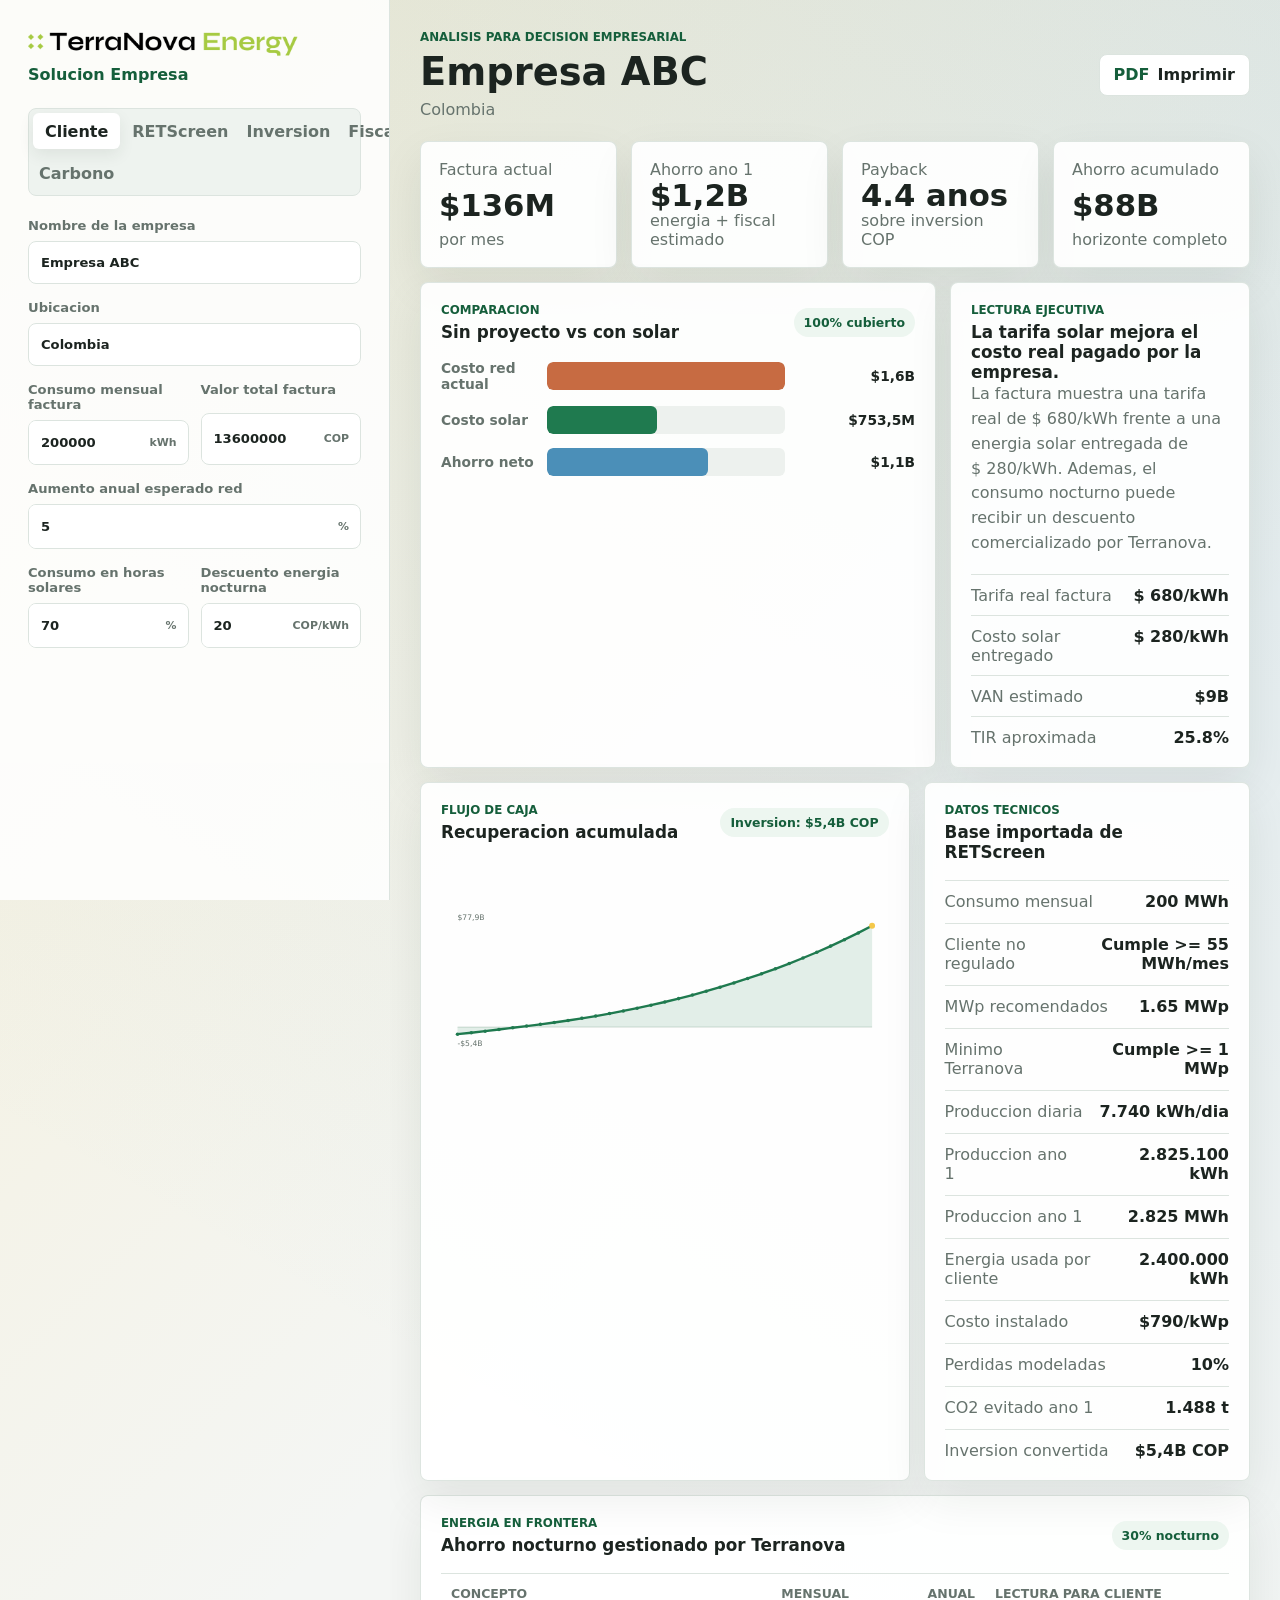
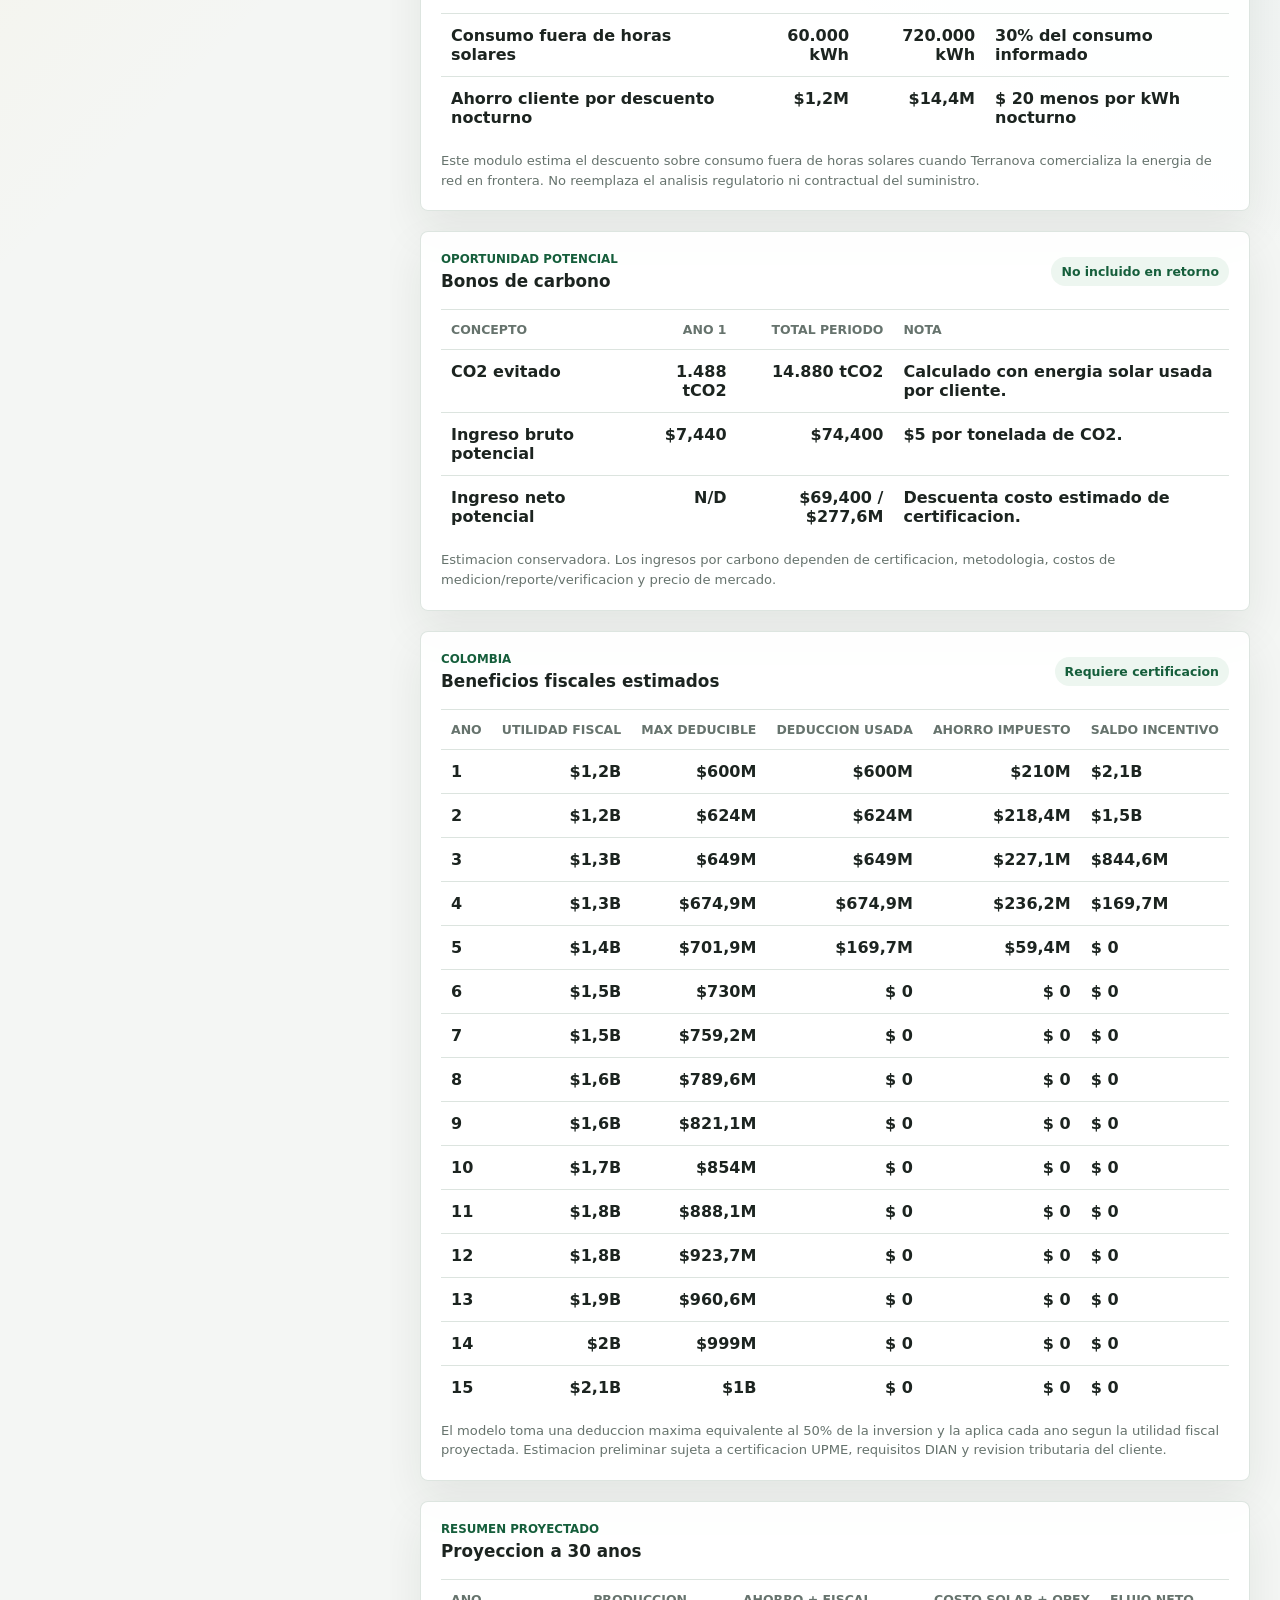
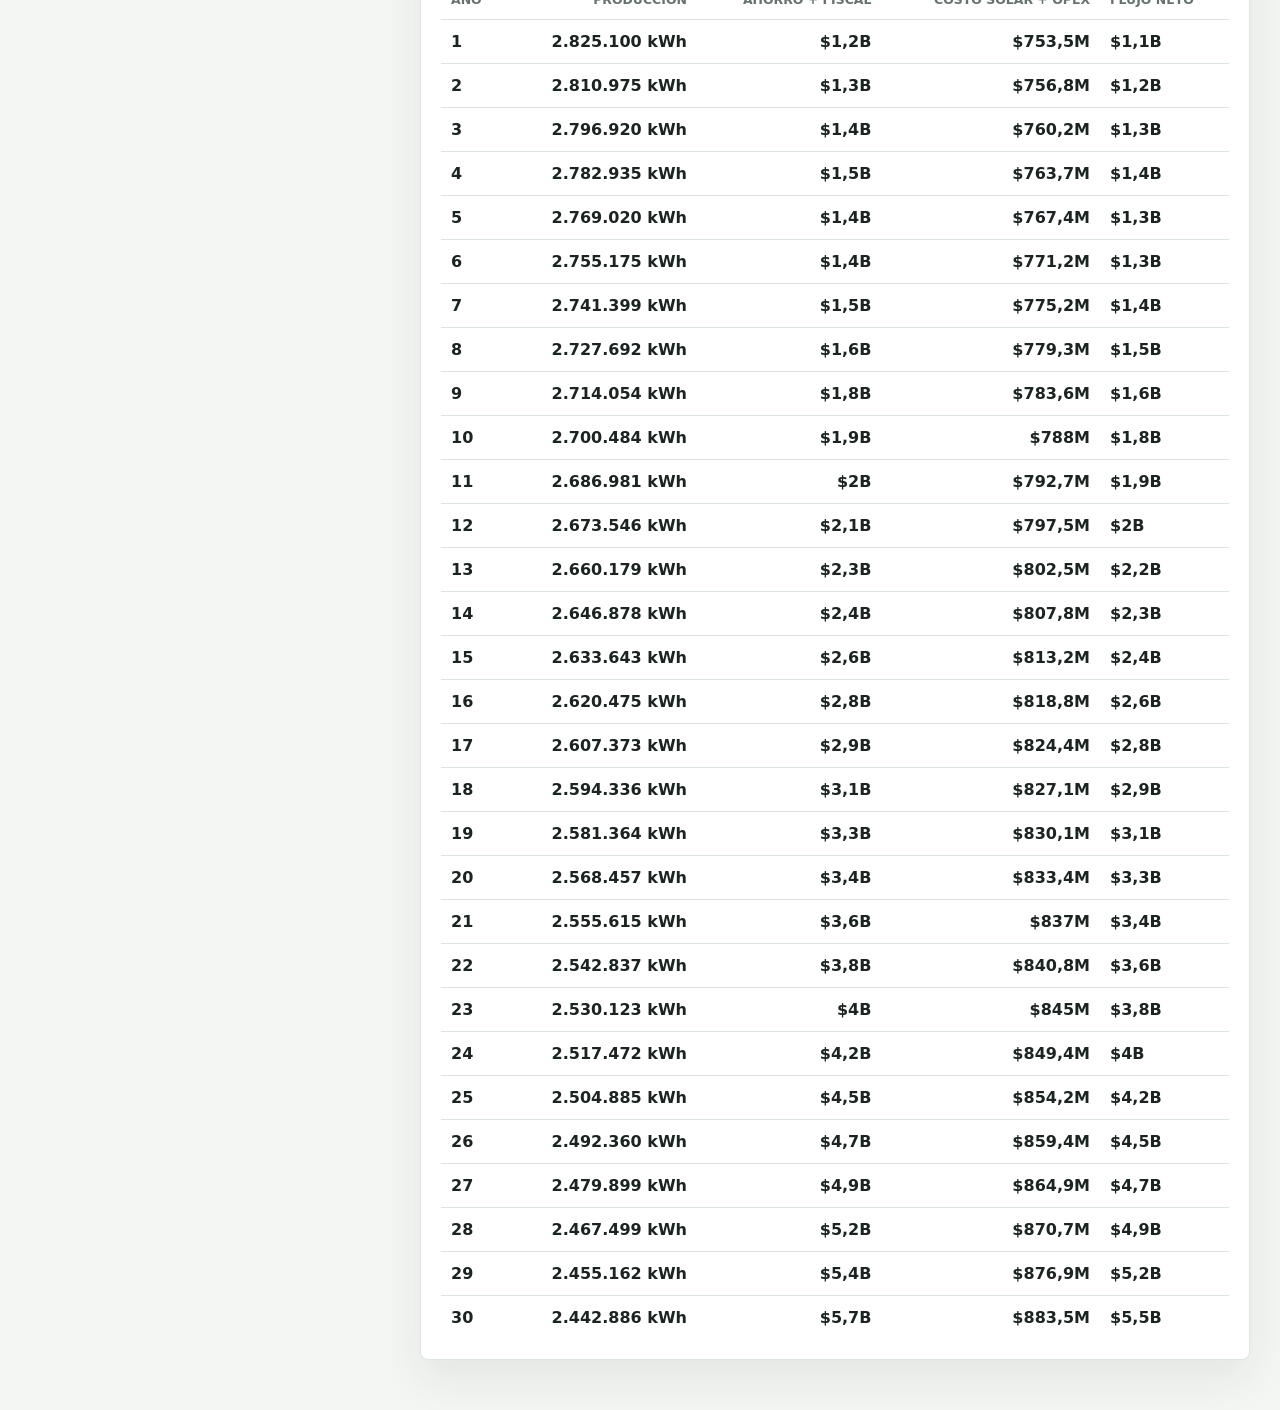
<file: solucion-empresa/index.html>
<!doctype html>
<html lang="es">
  <head>
    <meta charset="utf-8" />
    <meta name="viewport" content="width=device-width, initial-scale=1" />
    <title>terraNova Energy | Solucion Empresa</title>
    <link rel="stylesheet" href="styles.css" />
  </head>
  <body>
    <main class="app-shell">
      <aside class="input-panel" aria-label="Datos del proyecto">
        <div class="brand-row">
          <div class="brand-lockup">
            <img src="assets/terranova-energy-logo.png" alt="TerraNova Energy" />
            <h1>Solucion Empresa</h1>
          </div>
        </div>

        <div class="tabs" role="tablist" aria-label="Secciones">
          <button class="tab active" type="button" data-target="client">Cliente</button>
          <button class="tab" type="button" data-target="technical">RETScreen</button>
          <button class="tab" type="button" data-target="finance">Inversion</button>
          <button class="tab" type="button" data-target="tax">Fiscal</button>
          <button class="tab" type="button" data-target="carbon">Carbono</button>
        </div>

        <form id="project-form">
          <section class="form-section active" data-section="client">
            <label>
              Nombre de la empresa
              <input id="companyName" type="text" value="Empresa ABC" />
            </label>
            <label>
              Ubicacion
              <input id="location" type="text" value="Colombia" />
            </label>
            <div class="field-grid">
              <label>
                Consumo mensual factura
                <span class="input-unit">
                  <input id="monthlyConsumption" type="number" value="200000" min="0" step="100" />
                  <small>kWh</small>
                </span>
              </label>
              <label>
                Valor total factura
                <span class="input-unit">
                  <input id="monthlyBill" type="number" value="136000000" min="0" step="100000" />
                  <small>COP</small>
                </span>
              </label>
            </div>
            <label>
              Aumento anual esperado red
              <span class="input-unit">
                <input id="tariffEscalation" type="number" value="5" min="0" max="25" step="0.1" />
                <small>%</small>
              </span>
            </label>
            <div class="field-grid">
              <label>
                Consumo en horas solares
                <span class="input-unit">
                  <input id="dayConsumptionPercent" type="number" value="70" min="0" max="100" step="1" />
                  <small>%</small>
                </span>
              </label>
              <label>
                Descuento energia nocturna
                <span class="input-unit">
                  <input id="nightDiscountRate" type="number" value="20" min="0" step="1" />
                  <small>COP/kWh</small>
                </span>
              </label>
            </div>
            <input id="terranovaNightMargin" type="hidden" value="15" />
          </section>

          <section class="form-section" data-section="technical">
            <div class="field-grid">
              <label>
                Tamano FV estimado
                <span class="input-unit">
                  <input id="systemSize" type="number" value="1.72" min="0" step="0.01" />
                  <small>MWp</small>
                </span>
              </label>
              <label>
                Horas solares pico
                <span class="input-unit">
                  <input id="peakSunHours" type="number" value="4.5" min="0" max="8" step="0.1" />
                  <small>h/dia</small>
                </span>
              </label>
            </div>
            <div class="field-grid">
              <label>
                Cobertura objetivo
                <span class="input-unit">
                  <input id="coverageObjective" type="number" value="100" min="1" max="100" step="1" />
                  <small>%</small>
                </span>
              </label>
              <label>
                Perdidas del sistema
                <span class="input-unit">
                  <input id="systemLosses" type="number" value="10" min="0" max="60" step="0.1" />
                  <small>%</small>
                </span>
              </label>
              <label>
                Energia aplicable al cliente
                <span class="input-unit">
                  <input id="selfConsumption" type="number" value="92" min="0" max="100" step="1" />
                  <small>%</small>
                </span>
              </label>
            </div>
            <div class="field-grid">
              <label>
                Degradacion anual
                <span class="input-unit">
                  <input id="degradation" type="number" value="0.5" min="0" max="5" step="0.1" />
                  <small>%</small>
                </span>
              </label>
              <label>
                Factor CO2 red
                <span class="input-unit">
                  <input id="emissionsFactor" type="number" value="0.62" min="0" max="2" step="0.01" />
                  <small>kg/kWh</small>
                </span>
              </label>
            </div>
          </section>

          <section class="form-section" data-section="finance">
            <label>
              Costo por MWp instalado
              <span class="input-unit">
                <input id="capexUsd" type="number" value="790000" min="0" step="1000" />
                <small>USD/MWp</small>
              </span>
            </label>
            <div class="field-grid">
              <label>
                TRM / conversion
                <span class="input-unit">
                  <input id="exchangeRate" type="number" value="4000" min="0" step="10" />
                  <small>COP/USD</small>
                </span>
              </label>
              <label>
                Costo solar entregado
                <span class="input-unit">
                  <input id="solarDeliveredRate" type="number" value="280" min="0" step="1" />
                  <small>COP/kWh</small>
                </span>
              </label>
            </div>
            <div class="field-grid">
              <label>
                OPEX anual
                <span class="input-unit">
                  <input id="opexPercent" type="number" value="1.5" min="0" max="10" step="0.1" />
                  <small>% CAPEX</small>
                </span>
              </label>
              <label>
                Horizonte
                <span class="input-unit">
                  <input id="analysisYears" type="number" value="30" min="1" max="30" step="1" />
                  <small>anos</small>
                </span>
              </label>
            </div>
            <label>
              Tasa de descuento
              <span class="input-unit">
                <input id="discountRate" type="number" value="12" min="0" max="40" step="0.1" />
                <small>%</small>
              </span>
            </label>
          </section>

          <section class="form-section" data-section="tax">
            <div class="field-grid">
              <label>
                Utilidad fiscal ano 1
                <span class="input-unit">
                  <input id="taxableIncome" type="number" value="1200000000" min="0" step="1000000" />
                  <small>COP</small>
                </span>
              </label>
              <label>
                Crecimiento utilidad
                <span class="input-unit">
                  <input id="incomeGrowth" type="number" value="4" min="-20" max="50" step="0.1" />
                  <small>%</small>
                </span>
              </label>
            </div>
            <div class="field-grid">
              <label>
                Impuesto renta
                <span class="input-unit">
                  <input id="incomeTaxRate" type="number" value="35" min="0" max="50" step="0.1" />
                  <small>%</small>
                </span>
              </label>
              <label>
                Max deducible anual
                <span class="input-unit">
                  <input id="maxDeductionPercent" type="number" value="50" min="0" max="100" step="1" />
                  <small>% utilidad</small>
                </span>
              </label>
            </div>
            <label>
              Plazo maximo incentivo
              <span class="input-unit">
                <input id="deductionYears" type="number" value="15" min="1" max="15" step="1" />
                <small>anos</small>
              </span>
            </label>
          </section>

          <section class="form-section" data-section="carbon">
            <div class="field-grid">
              <label>
                Precio conservador CO2
                <span class="input-unit">
                  <input id="carbonPriceUsd" type="number" value="5" min="0" step="0.5" />
                  <small>USD/tCO2</small>
                </span>
              </label>
              <label>
                Costo certificacion
                <span class="input-unit">
                  <input id="carbonCertificationCostUsd" type="number" value="5000" min="0" step="500" />
                  <small>USD</small>
                </span>
              </label>
            </div>
            <div class="field-grid">
              <label>
                Anos aplicables
                <span class="input-unit">
                  <input id="carbonYears" type="number" value="10" min="1" max="30" step="1" />
                  <small>anos</small>
                </span>
              </label>
              <label>
                Incluir en retorno
                <span class="input-unit">
                  <input id="includeCarbonRevenue" type="number" value="0" min="0" max="1" step="1" />
                  <small>0/1</small>
                </span>
              </label>
            </div>
          </section>
        </form>
      </aside>

      <section class="dashboard" aria-live="polite">
        <header class="dashboard-header">
          <div>
            <p class="eyebrow">Analisis para decision empresarial</p>
            <h2 id="headline">Empresa ABC</h2>
            <p id="subheadline">Santo Domingo, RD</p>
          </div>
          <button id="printButton" class="print-button" type="button" title="Imprimir propuesta">
            <span aria-hidden="true">PDF</span>
            Imprimir
          </button>
        </header>

        <section class="summary-band">
          <article>
            <p>Factura actual</p>
            <strong id="currentMonthlyBill">$136M</strong>
            <span>por mes</span>
          </article>
          <article>
            <p>Ahorro ano 1</p>
            <strong id="yearOneSavings">$814M</strong>
            <span>energia + fiscal estimado</span>
          </article>
          <article>
            <p>Payback</p>
            <strong id="payback">4.5 anos</strong>
            <span>sobre inversion COP</span>
          </article>
          <article>
            <p>Ahorro acumulado</p>
            <strong id="lifetimeSavings">$25B</strong>
            <span>horizonte completo</span>
          </article>
        </section>

        <section class="insight-grid">
          <div class="panel chart-panel">
            <div class="panel-head">
              <div>
                <p class="eyebrow">Comparacion</p>
                <h3>Sin proyecto vs con solar</h3>
              </div>
              <span id="coverageBadge">68% cubierto</span>
            </div>
            <div class="bar-chart" id="barChart" aria-label="Comparacion de costos anuales"></div>
          </div>

          <div class="panel decision-panel">
            <p class="eyebrow">Lectura ejecutiva</p>
            <h3 id="decisionTitle">El proyecto reduce costo energetico desde el primer ano.</h3>
            <p id="decisionCopy">
              La empresa convierte gasto electrico variable en un activo propio, con ahorro creciente frente a la tarifa de red.
            </p>
            <dl>
              <div>
                <dt>Tarifa real factura</dt>
                <dd id="currentRate">$680/kWh</dd>
              </div>
              <div>
                <dt>Costo solar entregado</dt>
                <dd id="solarLcoe">$280/kWh</dd>
              </div>
              <div>
                <dt>VAN estimado</dt>
                <dd id="projectNpv">$3B</dd>
              </div>
              <div>
                <dt>TIR aproximada</dt>
                <dd id="projectIrr">22.6%</dd>
              </div>
            </dl>
          </div>
        </section>

        <section class="insight-grid bottom">
          <div class="panel">
            <div class="panel-head">
              <div>
                <p class="eyebrow">Flujo de caja</p>
                <h3>Recuperacion acumulada</h3>
              </div>
              <span id="equityBadge">Inversion: $3.2B COP</span>
            </div>
            <svg id="cashflowChart" class="line-chart" role="img" aria-label="Flujo de caja acumulado"></svg>
          </div>

          <div class="panel">
            <div class="panel-head">
              <div>
                <p class="eyebrow">Datos tecnicos</p>
                <h3>Base importada de RETScreen</h3>
              </div>
            </div>
            <div class="technical-list">
              <div>
                <span>Consumo mensual</span>
                <strong id="monthlyMwhMetric">200 MWh</strong>
              </div>
              <div>
                <span>Cliente no regulado</span>
                <strong id="nonRegulatedMetric">Cumple</strong>
              </div>
              <div>
                <span>MWp recomendados</span>
                <strong id="recommendedMwpMetric">1.65 MWp</strong>
              </div>
              <div>
                <span>Minimo Terranova</span>
                <strong id="terranovaMinimumMetric">Cumple</strong>
              </div>
              <div>
                <span>Produccion diaria</span>
                <strong id="dailyProductionMetric">7,740 kWh/dia</strong>
              </div>
              <div>
                <span>Produccion ano 1</span>
                <strong id="productionMetric">2,825,100 kWh</strong>
              </div>
              <div>
                <span>Produccion ano 1</span>
                <strong id="productionMwhMetric">2,825 MWh</strong>
              </div>
              <div>
                <span>Energia usada por cliente</span>
                <strong id="usedSolarMetric">2,400,000 kWh</strong>
              </div>
              <div>
                <span>Costo instalado</span>
                <strong id="installedCostMetric">$790/kWp</strong>
              </div>
              <div>
                <span>Perdidas modeladas</span>
                <strong id="lossesMetric">10%</strong>
              </div>
              <div>
                <span>CO2 evitado ano 1</span>
                <strong id="co2Metric">937 t</strong>
              </div>
              <div>
                <span>Inversion convertida</span>
                <strong id="capexCopMetric">$3.2B COP</strong>
              </div>
            </div>
          </div>
        </section>

        <section class="panel table-panel">
          <div class="panel-head">
            <div>
              <p class="eyebrow">Energia en frontera</p>
              <h3>Ahorro nocturno gestionado por Terranova</h3>
            </div>
            <span id="nightBadge">30% nocturno</span>
          </div>
          <div class="table-wrap">
            <table>
              <thead>
                <tr>
                  <th>Concepto</th>
                  <th>Mensual</th>
                  <th>Anual</th>
                  <th>Lectura para cliente</th>
                </tr>
              </thead>
              <tbody id="nightRows"></tbody>
            </table>
          </div>
          <p class="fine-print">
            Este modulo estima el descuento sobre consumo fuera de horas solares cuando Terranova comercializa la energia de red en frontera. No reemplaza el analisis regulatorio ni contractual del suministro.
          </p>
        </section>

        <section class="panel table-panel">
          <div class="panel-head">
            <div>
              <p class="eyebrow">Oportunidad potencial</p>
              <h3>Bonos de carbono</h3>
            </div>
            <span id="carbonBadge">No incluido en retorno</span>
          </div>
          <div class="table-wrap">
            <table>
              <thead>
                <tr>
                  <th>Concepto</th>
                  <th>Ano 1</th>
                  <th>Total periodo</th>
                  <th>Nota</th>
                </tr>
              </thead>
              <tbody id="carbonRows"></tbody>
            </table>
          </div>
          <p class="fine-print">
            Estimacion conservadora. Los ingresos por carbono dependen de certificacion, metodologia, costos de medicion/reporte/verificacion y precio de mercado.
          </p>
        </section>

        <section class="panel table-panel">
          <div class="panel-head">
            <div>
              <p class="eyebrow">Colombia</p>
              <h3>Beneficios fiscales estimados</h3>
            </div>
            <span>Requiere certificacion</span>
          </div>
          <div class="table-wrap">
            <table>
              <thead>
                <tr>
                  <th>Ano</th>
                  <th>Utilidad fiscal</th>
                  <th>Max deducible</th>
                  <th>Deduccion usada</th>
                  <th>Ahorro impuesto</th>
                  <th>Saldo incentivo</th>
                </tr>
              </thead>
              <tbody id="taxRows"></tbody>
            </table>
          </div>
          <p class="fine-print">
            El modelo toma una deduccion maxima equivalente al 50% de la inversion y la aplica cada ano segun la utilidad fiscal proyectada. Estimacion preliminar sujeta a certificacion UPME, requisitos DIAN y revision tributaria del cliente.
          </p>
        </section>

        <section class="panel table-panel">
          <div class="panel-head">
            <div>
              <p class="eyebrow">Resumen proyectado</p>
              <h3>Proyeccion a 30 anos</h3>
            </div>
          </div>
          <div class="table-wrap">
            <table>
              <thead>
                <tr>
                  <th>Ano</th>
                  <th>Produccion</th>
                  <th>Ahorro + fiscal</th>
                  <th>Costo solar + OPEX</th>
                  <th>Flujo neto</th>
                </tr>
              </thead>
              <tbody id="projectionRows"></tbody>
            </table>
          </div>
        </section>
      </section>
    </main>

    <script src="app.js"></script>
  </body>
</html>
</file>
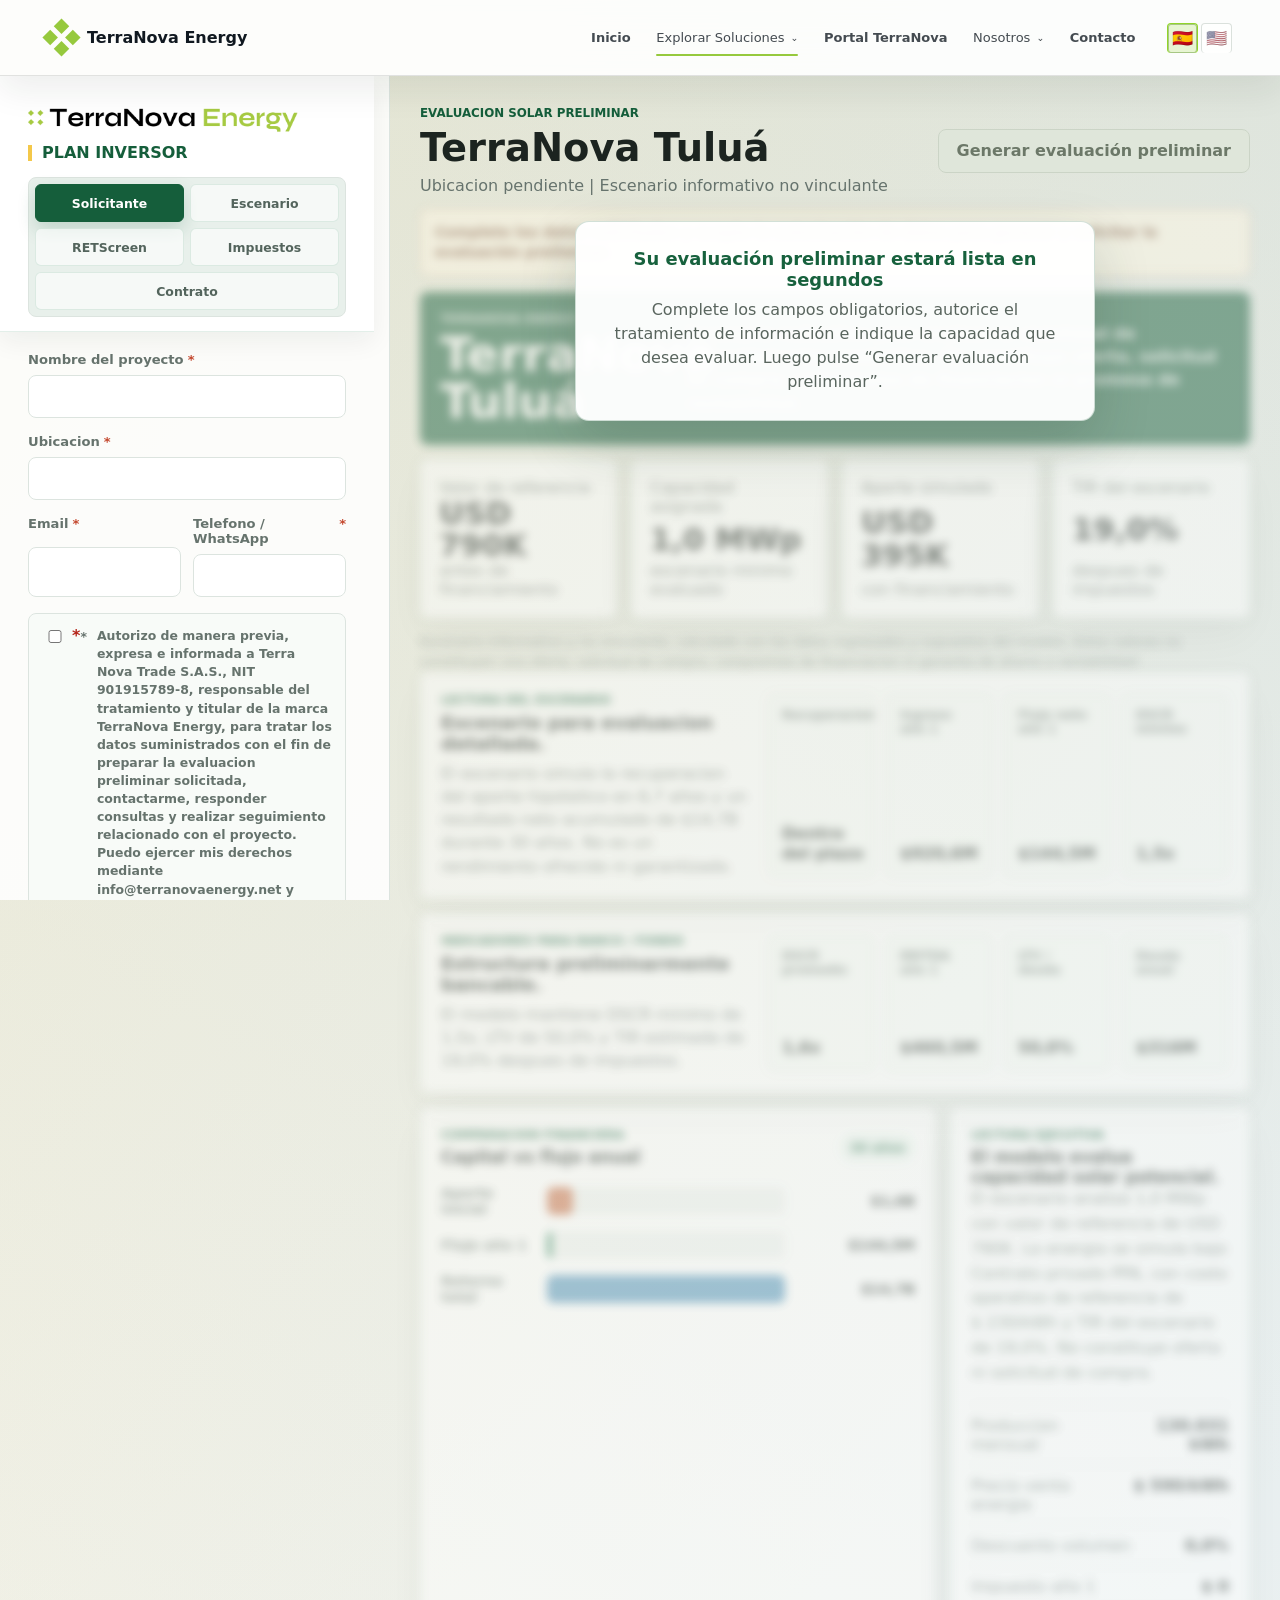
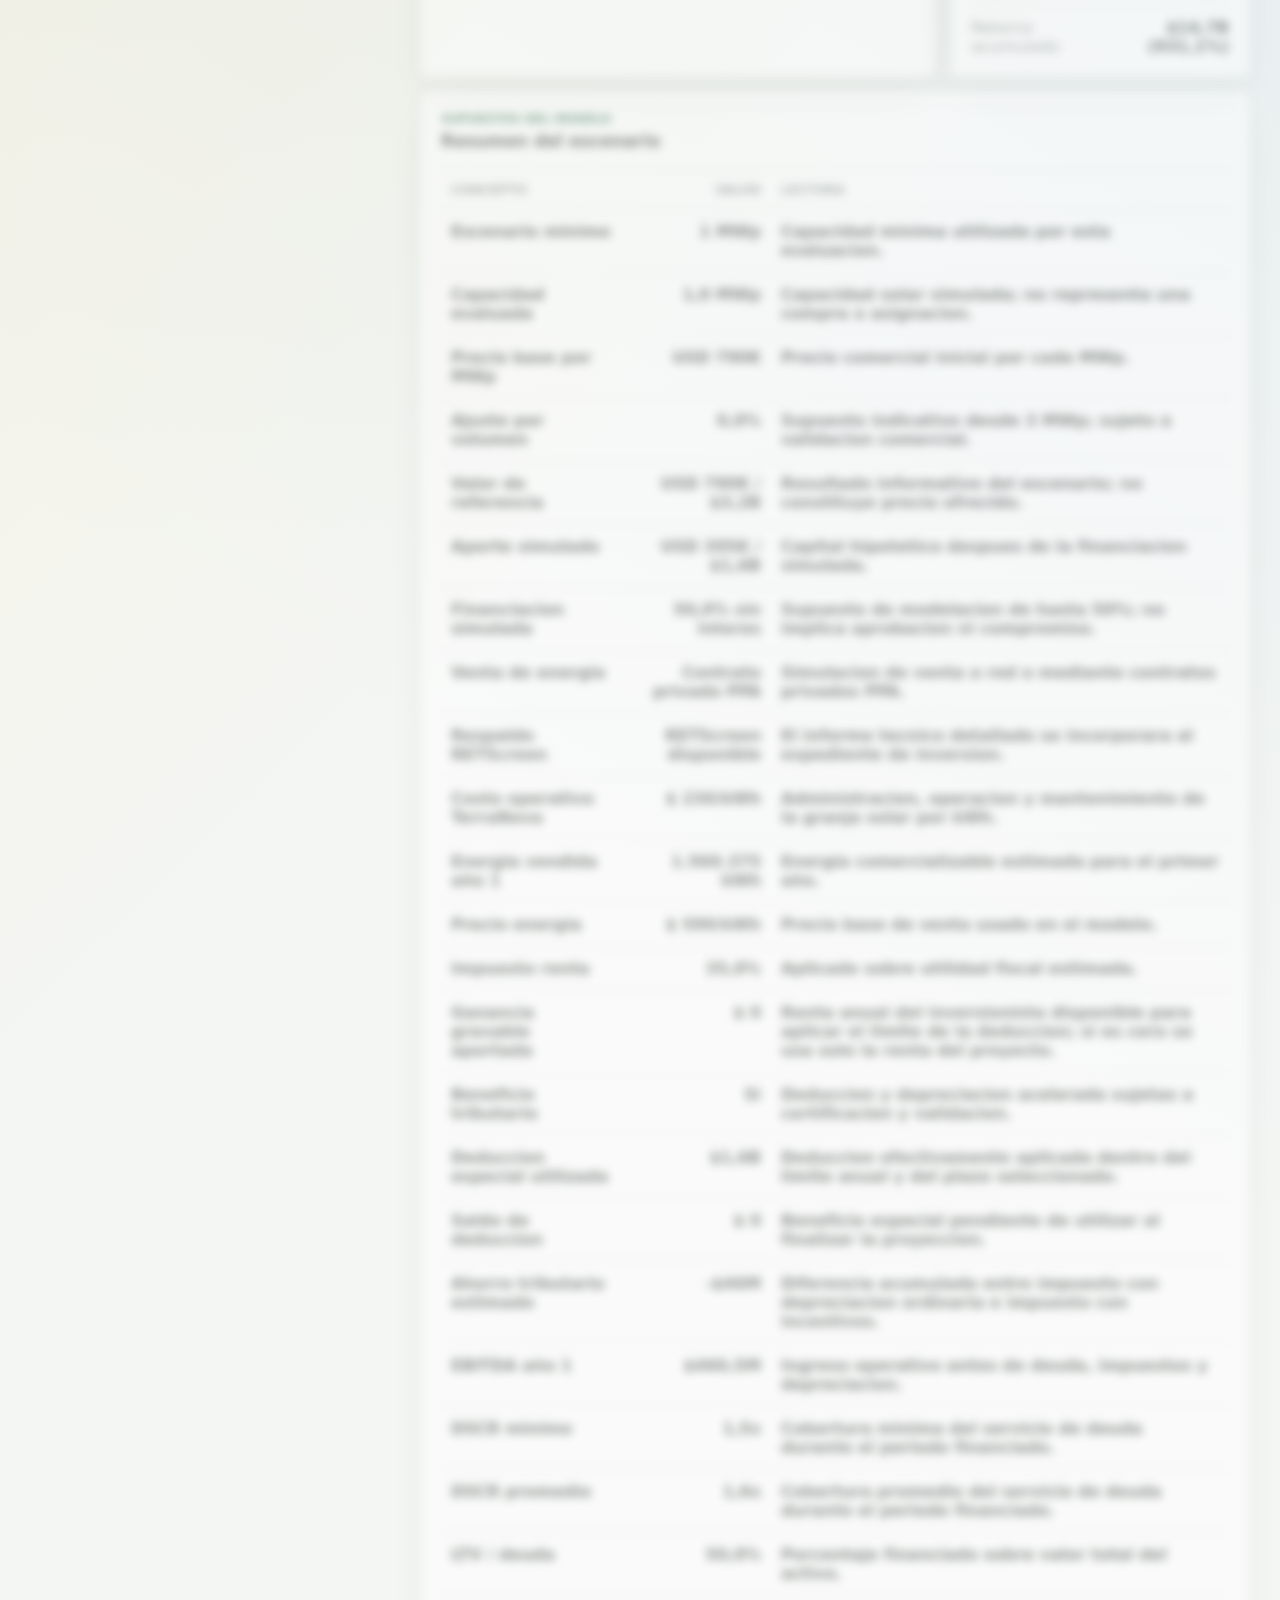
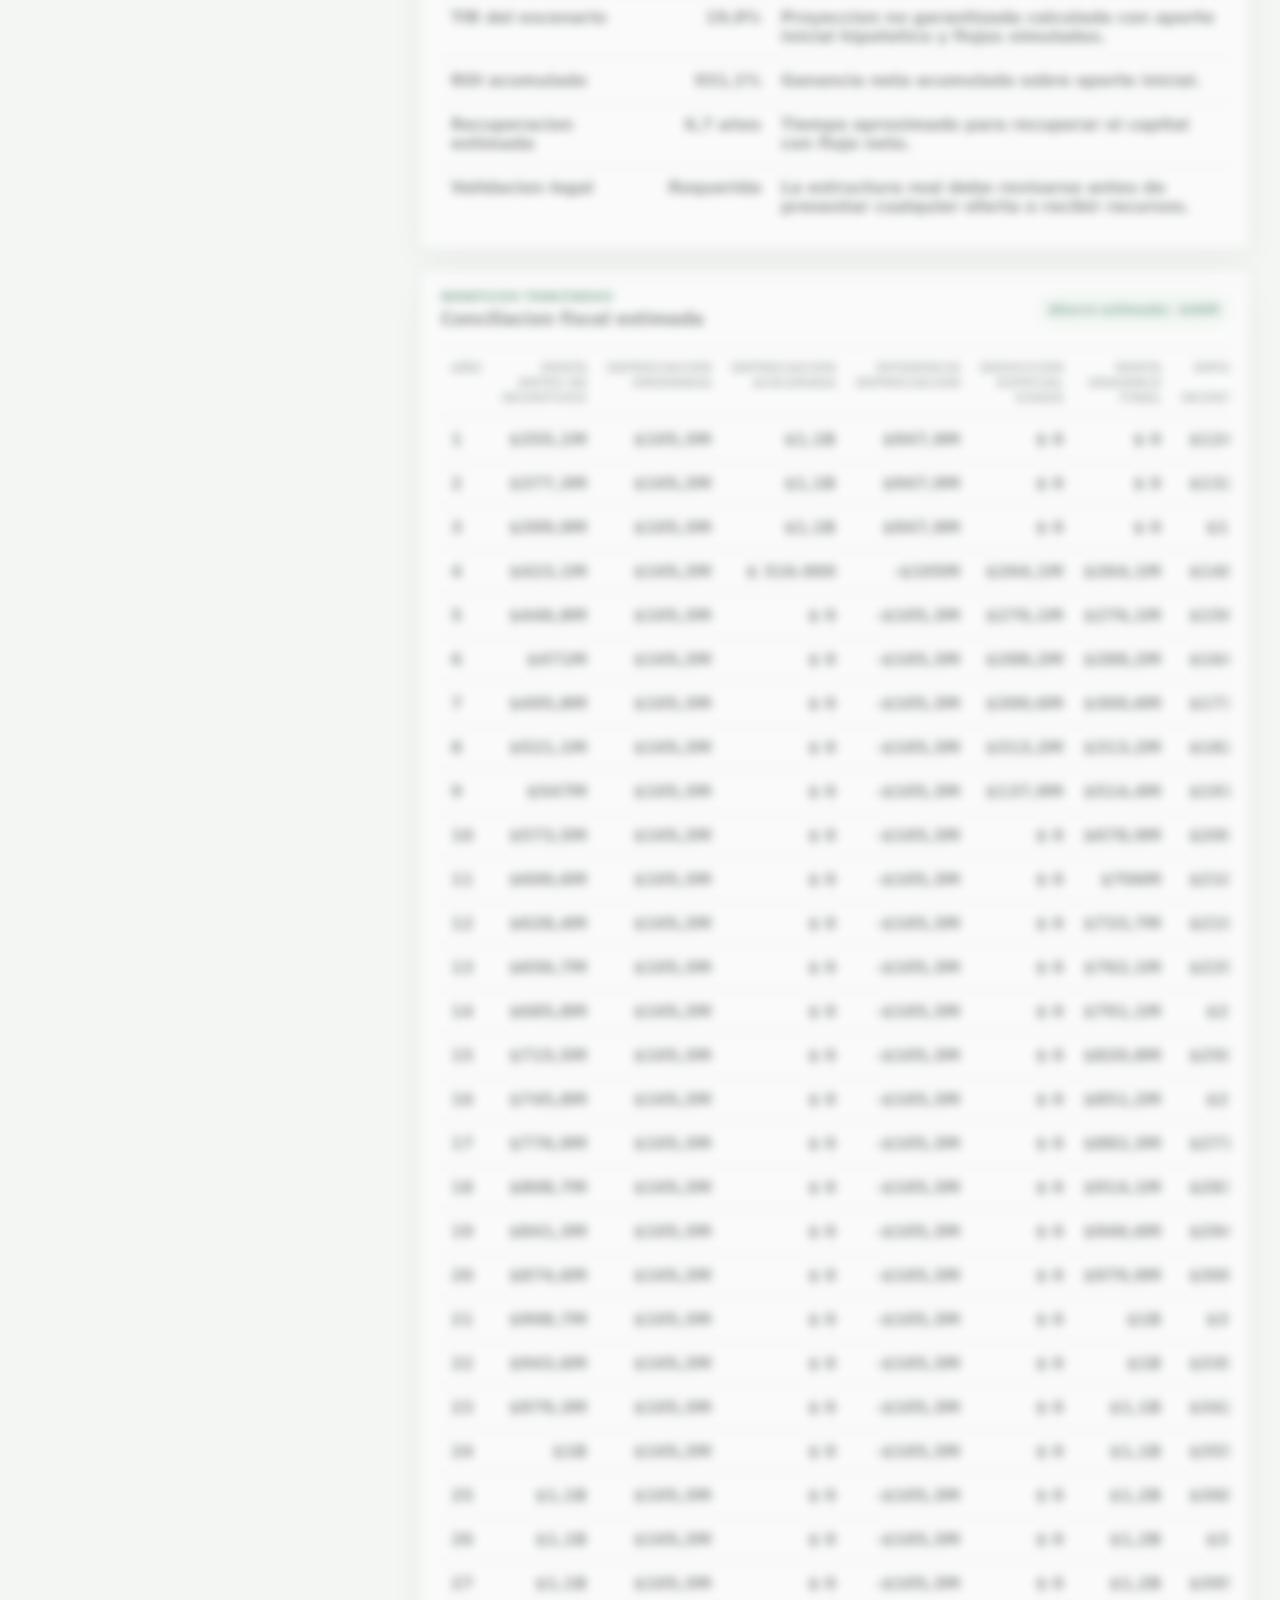
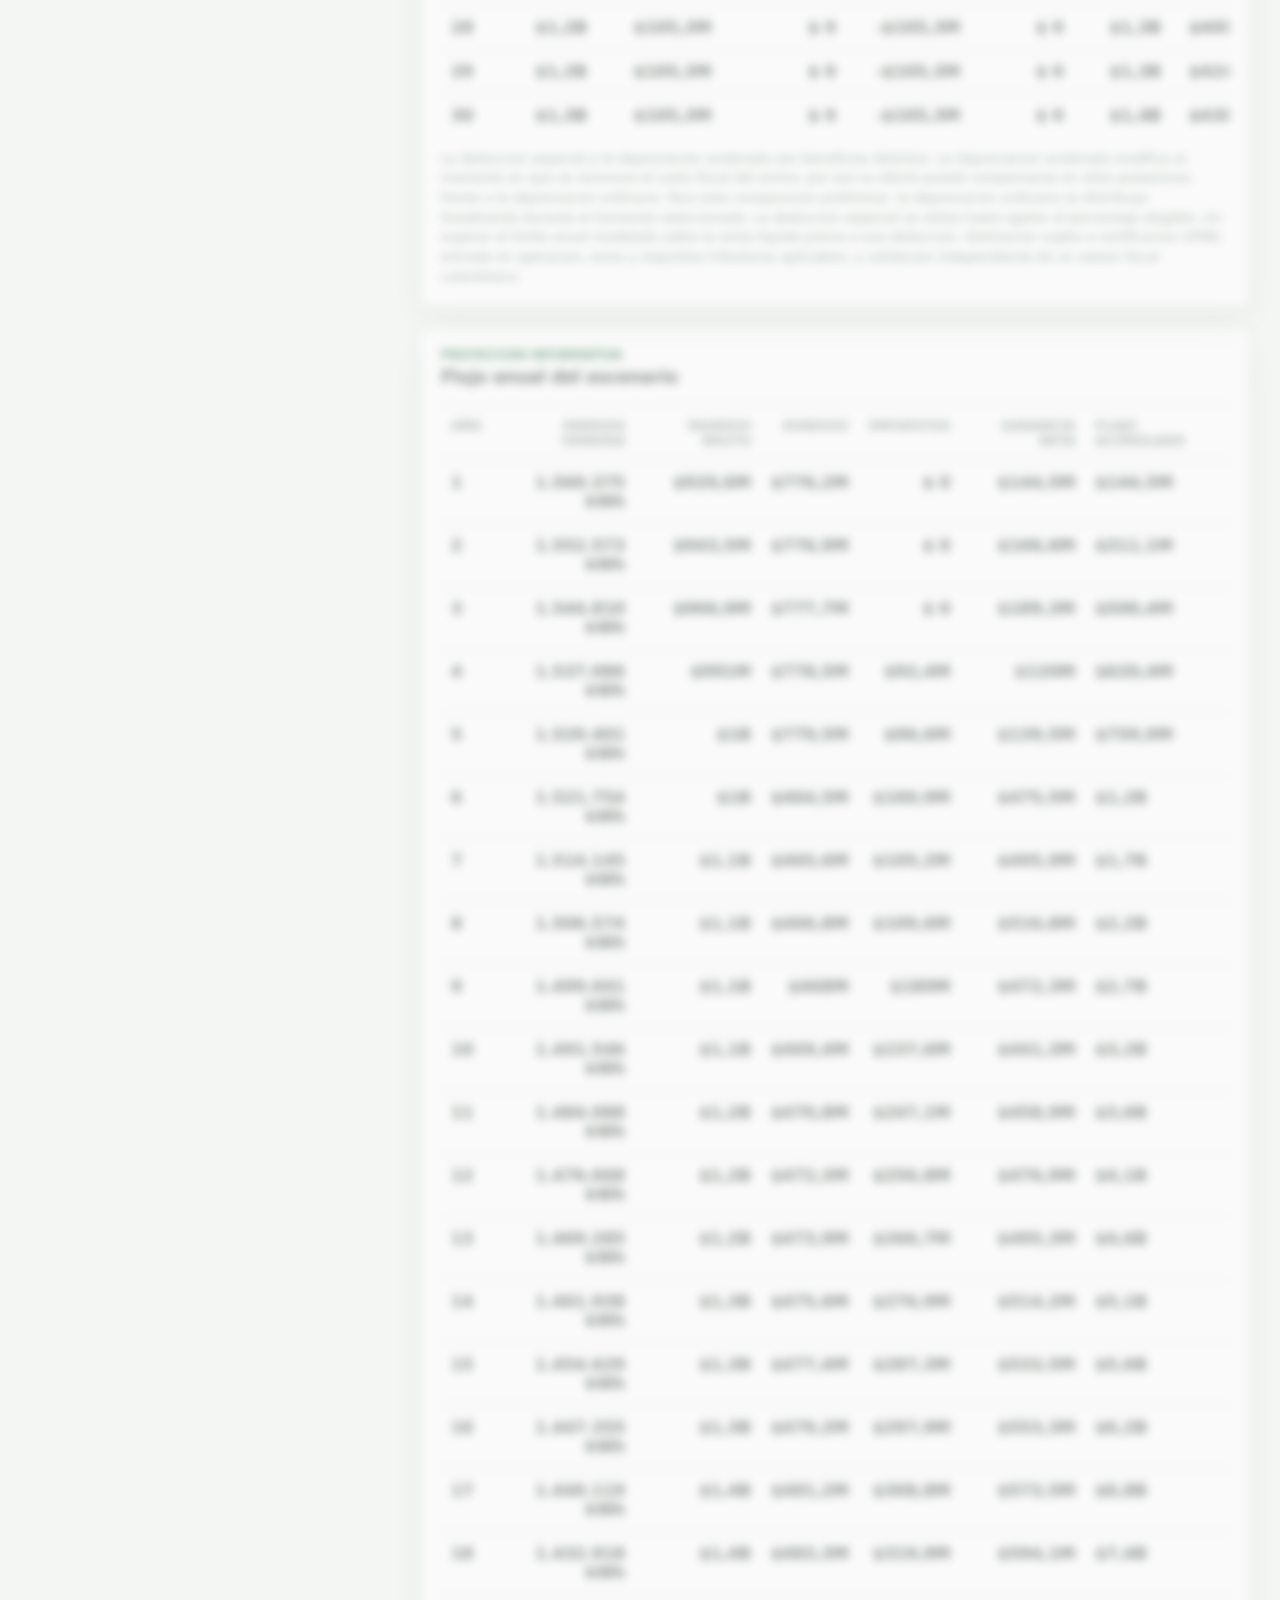
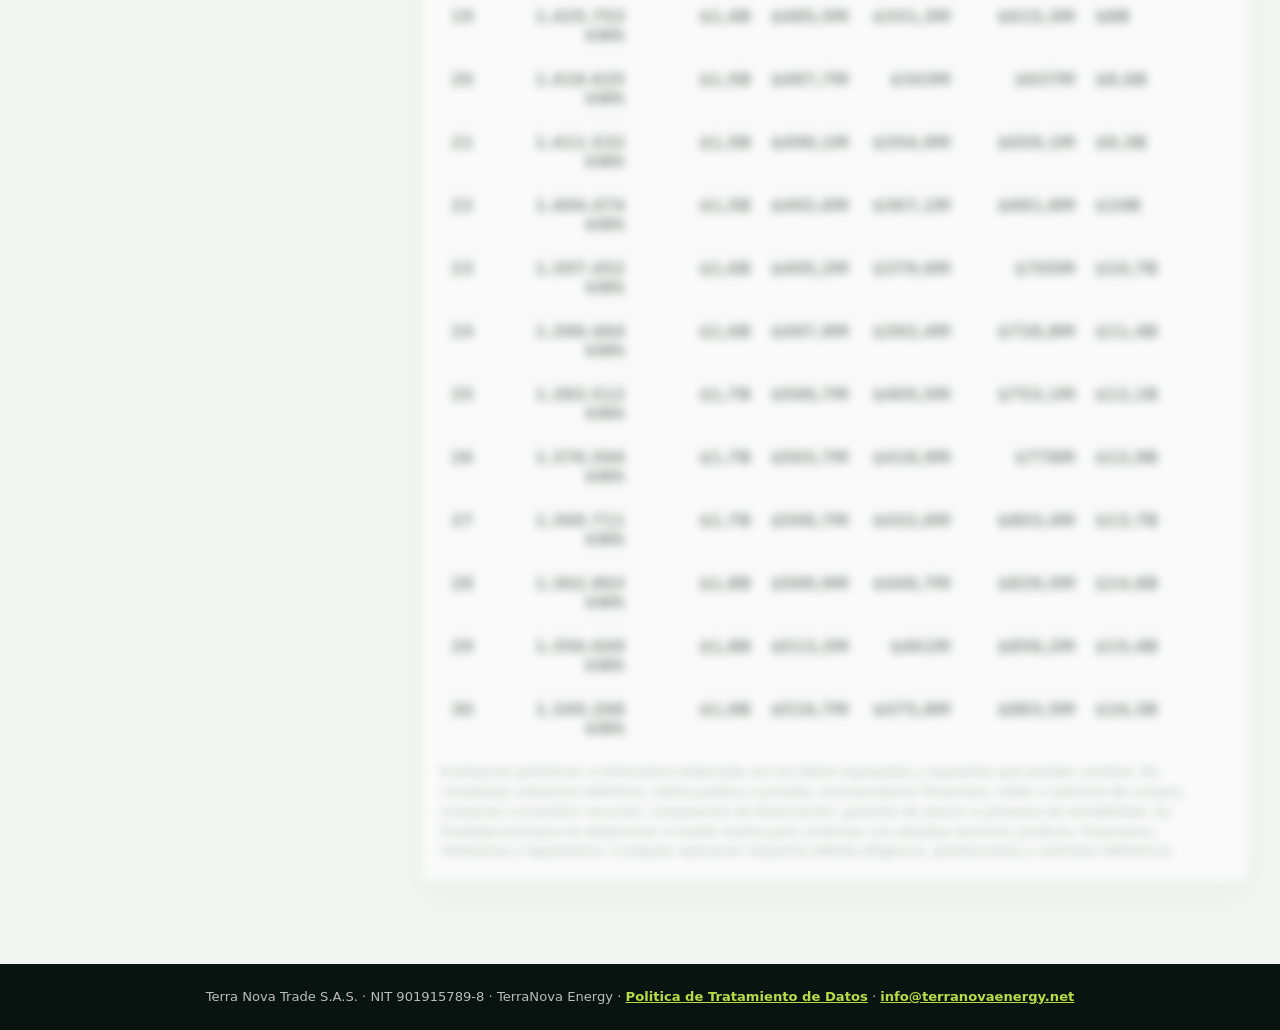
<file: capital.html>
<!doctype html>
<html lang="es">
  <head>
    <meta charset="utf-8" />
    <meta name="viewport" content="width=device-width, initial-scale=1" />
    <title>Evaluación preliminar de energía solar en Colombia | TerraNova Capital</title>
    <meta name="description" content="Evalúe escenarios informativos y no vinculantes de infraestructura solar con un modelo financiero preliminar, indicadores y proyección de largo plazo." />
    <meta name="robots" content="index, follow" />
    <link rel="canonical" href="https://soluciones.terranovaenergy.net/capital.html" />
    <meta property="og:type" content="website" />
    <meta property="og:locale" content="es_CO" />
    <meta property="og:site_name" content="TerraNova Energy" />
    <meta property="og:title" content="Evaluación preliminar de energía solar en Colombia | TerraNova Capital" />
    <meta property="og:description" content="Escenarios financieros para analizar participación en infraestructura energética productiva." />
    <meta property="og:url" content="https://soluciones.terranovaenergy.net/capital.html" />
    <meta property="og:image" content="https://soluciones.terranovaenergy.net/assets/terranova-tulua-hero.png" />
    <meta name="twitter:card" content="summary_large_image" />
    <script type="application/ld+json">
      { "@context": "https://schema.org", "@type": "Service", "name": "Evaluación de inversión en infraestructura solar", "provider": { "@type": "Organization", "name": "TerraNova Energy", "url": "https://www.terranovaenergy.net/" }, "areaServed": "Colombia", "serviceType": "Estructuración y evaluación de inversión en proyectos solares", "url": "https://soluciones.terranovaenergy.net/capital.html" }
    </script>
    <style>
:root {
  --bg: #f4f6f4;
  --panel: #ffffff;
  --ink: #1c2420;
  --muted: #66736d;
  --line: #dce4df;
  --green: #1f7a4f;
  --green-dark: #155e3b;
  --yellow: #f4c84a;
  --sky: #4b8fb8;
  --terra: #c76b42;
  --shadow: 0 18px 45px rgba(25, 37, 31, 0.08);
}

* {
  box-sizing: border-box;
}

body {
  margin: 0;
  min-height: 100vh;
  background:
    linear-gradient(135deg, rgba(244, 200, 74, 0.18), transparent 32%),
    linear-gradient(210deg, rgba(75, 143, 184, 0.14), transparent 35%),
    var(--bg);
  color: var(--ink);
  font-family:
    Inter, ui-sans-serif, system-ui, -apple-system, BlinkMacSystemFont, "Segoe UI",
    sans-serif;
}

button,
input,
select {
  font: inherit;
}

.app-shell {
  display: grid;
  grid-template-columns: minmax(320px, 390px) minmax(0, 1fr);
  min-height: 100vh;
}

.input-panel {
  background: rgba(255, 255, 255, 0.86);
  border-right: 1px solid var(--line);
  padding: 28px;
  position: sticky;
  top: 0;
  height: 100vh;
  overflow: auto;
}

.brand-row,
.dashboard-header,
.panel-head {
  display: flex;
  align-items: center;
  justify-content: space-between;
  gap: 18px;
}

.brand-row {
  justify-content: flex-start;
  margin-bottom: 18px;
}

.brand-lockup {
  display: grid;
  gap: 12px;
  width: 100%;
}

.brand-lockup img {
  display: block;
  width: min(100%, 270px);
  height: auto;
}

.brand-lockup h1 {
  border-left: 4px solid var(--yellow);
  color: var(--green-dark);
  font-size: 1rem;
  font-weight: 900;
  line-height: 1;
  margin: 0;
  padding-left: 10px;
  text-transform: uppercase;
}

.eyebrow {
  color: var(--green-dark);
  font-size: 0.74rem;
  font-weight: 800;
  letter-spacing: 0;
  margin: 0 0 5px;
  text-transform: uppercase;
}

h1,
h2,
h3,
p {
  margin-top: 0;
}

h1 {
  font-size: 1.15rem;
  margin-bottom: 0;
}

h2 {
  font-size: clamp(1.55rem, 3vw, 2.4rem);
  margin-bottom: 6px;
}

h3 {
  font-size: 1.05rem;
  margin-bottom: 0;
}

.tabs {
  display: grid;
  grid-template-columns: repeat(2, minmax(0, 1fr));
  gap: 6px;
  padding: 6px;
  border: 1px solid var(--line);
  border-radius: 8px;
  background: #e8f0eb;
  margin-bottom: 22px;
}

.tab {
  border: 1px solid rgba(31, 122, 79, 0.12);
  border-radius: 6px;
  min-height: 38px;
  background: rgba(255, 255, 255, 0.62);
  color: #53645c;
  cursor: pointer;
  font-size: 0.78rem;
  font-weight: 800;
  padding: 0 8px;
  white-space: nowrap;
}

.tab:last-child:nth-child(odd) {
  grid-column: 1 / -1;
}

.tab.active {
  background: var(--green-dark);
  border-color: var(--green-dark);
  color: #ffffff;
  box-shadow: 0 8px 18px rgba(21, 94, 59, 0.18);
}

.form-section {
  display: none;
}

.form-section.active {
  display: grid;
  gap: 16px;
}

label {
  display: grid;
  gap: 8px;
  color: var(--muted);
  font-size: 0.82rem;
  font-weight: 700;
}

input,
select {
  width: 100%;
  min-height: 43px;
  border: 1px solid var(--line);
  border-radius: 8px;
  background: #fff;
  color: var(--ink);
  padding: 0 12px;
  outline: none;
}

select {
  cursor: pointer;
}

input[type="checkbox"] {
  accent-color: var(--green);
  min-height: auto;
  width: 18px;
}

input:focus,
select:focus {
  border-color: var(--green);
  box-shadow: 0 0 0 3px rgba(31, 122, 79, 0.13);
}

.field-grid {
  display: grid;
  grid-template-columns: repeat(2, minmax(0, 1fr));
  gap: 12px;
}

.reference-box {
  background: #f8fbf8;
  border: 1px solid var(--line);
  border-radius: 8px;
  display: grid;
  gap: 14px;
  padding: 14px;
}

.reference-box h3,
.reference-box p {
  margin: 0;
}

.reference-box p:not(.eyebrow) {
  color: var(--muted);
  font-size: 0.78rem;
  font-weight: 650;
  line-height: 1.45;
}

.optional-text {
  color: var(--muted);
  font-size: 0.74rem;
  font-weight: 700;
}

.consent-box {
  align-items: flex-start;
  background: #f8fbf8;
  border: 1px solid var(--line);
  border-radius: 8px;
  display: grid;
  gap: 11px;
  grid-template-columns: auto minmax(0, 1fr);
  line-height: 1.45;
  padding: 13px;
}

.consent-box span {
  color: var(--muted);
  font-size: 0.78rem;
  font-weight: 650;
}

.privacy-policy {
  border: 1px solid var(--line);
  border-radius: 8px;
  background: #ffffff;
  overflow: hidden;
}

.privacy-policy summary {
  color: var(--green-dark);
  cursor: pointer;
  font-size: 0.82rem;
  font-weight: 850;
  padding: 13px;
}

.privacy-policy div {
  border-top: 1px solid var(--line);
  display: grid;
  gap: 10px;
  max-height: 320px;
  overflow: auto;
  padding: 14px;
}

.privacy-policy h3,
.privacy-policy h4,
.privacy-policy p {
  margin: 0;
}

.privacy-policy h3 {
  font-size: 1rem;
}

.privacy-policy h4 {
  color: var(--ink);
  font-size: 0.84rem;
}

.privacy-policy p {
  color: var(--muted);
  font-size: 0.78rem;
  font-weight: 600;
  line-height: 1.5;
}

.input-unit {
  display: grid;
  grid-template-columns: minmax(0, 1fr) auto;
  align-items: center;
  overflow: hidden;
  border: 1px solid var(--line);
  border-radius: 8px;
  background: #fff;
}

.input-unit input {
  border: 0;
  border-radius: 0;
}

.input-unit small {
  color: var(--muted);
  padding: 0 11px;
  white-space: nowrap;
}

.rate-tools {
  align-self: end;
  display: grid;
  gap: 8px;
}

.utility-button {
  border: 1px solid var(--green);
  border-radius: 8px;
  min-height: 43px;
  background: #eef8f1;
  color: var(--green-dark);
  cursor: pointer;
  font-weight: 850;
  padding: 0 12px;
}

.utility-button:disabled {
  cursor: wait;
  opacity: 0.68;
}

#trmStatus {
  color: var(--muted);
  font-size: 0.78rem;
  line-height: 1.35;
  margin: 0;
}

.dashboard {
  padding: 30px;
  overflow: hidden;
}

.dashboard-header {
  margin-bottom: 22px;
}

#subheadline {
  color: var(--muted);
  margin-bottom: 0;
}

.lead-gate-notice {
  background: #fff8e5;
  border: 1px solid rgba(199, 107, 66, 0.42);
  border-radius: 8px;
  color: #7a482d;
  font-size: 0.88rem;
  font-weight: 750;
  line-height: 1.45;
  margin: -8px 0 16px;
  padding: 12px 14px;
}

.dashboard-actions {
  align-items: center;
  display: flex;
  flex-wrap: wrap;
  gap: 10px;
  justify-content: flex-end;
}

.primary-action-button {
  border: 1px solid var(--green-dark);
  border-radius: 8px;
  min-height: 42px;
  padding: 0 16px;
  background: var(--green-dark);
  color: #ffffff;
  cursor: pointer;
  font-weight: 850;
}

.primary-action-button.disabled {
  opacity: 0.62;
}

.print-button {
  border: 1px solid var(--line);
  border-radius: 8px;
  min-height: 42px;
  padding: 0 14px;
  background: var(--panel);
  color: var(--ink);
  cursor: pointer;
  display: inline-flex;
  align-items: center;
  gap: 8px;
  font-weight: 800;
}

.print-button span {
  color: var(--green-dark);
}

.print-button.disabled {
  opacity: 0.62;
}

.zero-initial-banner {
  align-items: center;
  background: var(--green-dark);
  border-radius: 8px;
  color: #ffffff;
  display: grid;
  gap: 18px;
  grid-template-columns: minmax(190px, 0.42fr) minmax(0, 1fr);
  margin-bottom: 14px;
  padding: 20px;
}

.zero-initial-banner .eyebrow {
  color: rgba(255, 255, 255, 0.76);
}

.zero-initial-banner h3 {
  color: #ffffff;
  font-size: clamp(1.8rem, 4vw, 3rem);
  line-height: 0.98;
  margin: 0;
}

.zero-initial-banner p:last-child {
  color: rgba(255, 255, 255, 0.88);
  font-size: 1rem;
  font-weight: 700;
  line-height: 1.45;
  margin: 0;
}

.summary-band {
  display: grid;
  grid-template-columns: repeat(4, minmax(0, 1fr));
  gap: 14px;
  margin-bottom: 14px;
}

.summary-band article,
.panel {
  background: rgba(255, 255, 255, 0.92);
  border: 1px solid rgba(220, 228, 223, 0.95);
  border-radius: 8px;
  box-shadow: var(--shadow);
}

.summary-band article {
  padding: 18px;
  min-height: 122px;
  display: grid;
  align-content: space-between;
}

.summary-band p,
.summary-band span {
  color: var(--muted);
  margin: 0;
}

.summary-band strong {
  font-size: clamp(1.38rem, 2.4vw, 2rem);
  line-height: 1.05;
}

.qualification-panel {
  display: grid;
  grid-template-columns: minmax(240px, 0.8fr) minmax(0, 1.2fr);
  gap: 18px;
  align-items: stretch;
  background: rgba(255, 255, 255, 0.92);
  border: 1px solid rgba(220, 228, 223, 0.95);
  border-radius: 8px;
  box-shadow: var(--shadow);
  margin-bottom: 14px;
  padding: 20px;
}

.qualification-panel h3 {
  font-size: 1.15rem;
  margin-bottom: 8px;
}

.qualification-panel p:last-child {
  color: var(--muted);
  line-height: 1.45;
  margin-bottom: 0;
}

.qualification-grid {
  display: grid;
  grid-template-columns: repeat(4, minmax(0, 1fr));
  gap: 10px;
}

.qualification-grid article {
  border: 1px solid var(--line);
  border-radius: 8px;
  background: #f8fbf8;
  display: grid;
  gap: 8px;
  min-height: 96px;
  padding: 14px;
}

.qualification-grid article.warning {
  background: #fff8e5;
  border-color: rgba(199, 107, 66, 0.42);
}

.qualification-grid span {
  color: var(--muted);
  font-size: 0.76rem;
  font-weight: 800;
}

.qualification-grid strong {
  align-self: end;
  font-size: 1rem;
  line-height: 1.2;
}

.insight-grid {
  display: grid;
  grid-template-columns: minmax(0, 1.45fr) minmax(300px, 0.75fr);
  gap: 14px;
  margin-bottom: 14px;
}

.panel {
  padding: 20px;
  min-width: 0;
}

.panel-head {
  margin-bottom: 18px;
}

.panel-head span,
#coverageBadge,
#equityBadge {
  border-radius: 999px;
  background: #edf6f0;
  color: var(--green-dark);
  font-size: 0.78rem;
  font-weight: 800;
  padding: 7px 10px;
  white-space: nowrap;
}

.bar-chart {
  display: grid;
  gap: 14px;
}

.bar-row {
  display: grid;
  grid-template-columns: 94px minmax(0, 1fr) 118px;
  align-items: center;
  gap: 12px;
  color: var(--muted);
  font-size: 0.86rem;
  font-weight: 750;
}

.track {
  height: 28px;
  border-radius: 6px;
  background: #edf1ee;
  overflow: hidden;
}

.fill {
  height: 100%;
  border-radius: 6px;
  min-width: 2px;
}

.fill.grid-cost {
  background: var(--terra);
}

.fill.solar-cost {
  background: var(--green);
}

.fill.savings {
  background: var(--sky);
}

.bar-value {
  color: var(--ink);
  text-align: right;
}

.decision-panel p:not(.eyebrow) {
  color: var(--muted);
  line-height: 1.55;
}

dl {
  display: grid;
  gap: 10px;
  margin: 18px 0 0;
}

dl div {
  display: flex;
  justify-content: space-between;
  gap: 16px;
  border-top: 1px solid var(--line);
  padding-top: 11px;
}

dt {
  color: var(--muted);
}

dd {
  margin: 0;
  font-weight: 850;
  text-align: right;
}

.line-chart {
  width: 100%;
  height: 240px;
  display: block;
  overflow: visible;
}

.table-panel {
  margin-bottom: 20px;
}

.table-wrap {
  overflow-x: auto;
}

table {
  width: 100%;
  border-collapse: collapse;
  min-width: 780px;
}

.terms-panel table {
  min-width: 560px;
}

th,
td {
  border-top: 1px solid var(--line);
  padding: 12px 10px;
  text-align: right;
  vertical-align: top;
}

th:first-child,
td:first-child,
th:last-child,
td:last-child {
  text-align: left;
}

th {
  color: var(--muted);
  font-size: 0.78rem;
  text-transform: uppercase;
}

td {
  font-weight: 700;
}

.fine-print {
  color: var(--muted);
  font-size: 0.82rem;
  line-height: 1.5;
  margin: 12px 0 0;
}

@media (max-width: 980px) {
  .app-shell {
    grid-template-columns: 1fr;
  }

  .input-panel {
    position: relative;
    height: auto;
    border-right: 0;
    border-bottom: 1px solid var(--line);
  }

  .summary-band,
  .qualification-panel,
  .insight-grid {
    grid-template-columns: 1fr 1fr;
  }

  .qualification-panel {
    grid-template-columns: 1fr;
  }

  .qualification-grid {
    grid-template-columns: repeat(2, minmax(0, 1fr));
  }
}

@media (max-width: 680px) {
  .input-panel,
  .dashboard {
    padding: 18px;
  }

  .field-grid,
  .summary-band,
  .qualification-panel,
  .qualification-grid,
  .insight-grid {
    grid-template-columns: 1fr;
  }

  .dashboard-header,
  .panel-head {
    align-items: flex-start;
    flex-direction: column;
  }

  .bar-row {
    grid-template-columns: 1fr;
    gap: 8px;
  }

  .bar-value {
    text-align: left;
  }
}

.site-header {
  align-items: center;
  background: rgba(255, 255, 255, 0.9);
  backdrop-filter: blur(18px);
  border-bottom: 1px solid rgba(28, 36, 32, 0.12);
  box-shadow: 0 14px 34px rgba(25, 37, 31, 0.08);
  display: grid;
  gap: 24px;
  grid-template-columns: auto minmax(0, 1fr);
  left: 0;
  min-height: 76px;
  padding: 14px clamp(18px, 4vw, 48px);
  position: fixed;
  right: 0;
  top: 0;
  z-index: 40;
}

.site-brand {
  align-items: center;
  color: #101820;
  display: inline-flex;
  gap: 12px;
  font-weight: 900;
  text-decoration: none;
  white-space: nowrap;
}

.site-brand-mark {
  display: grid;
  gap: 5px;
  grid-template-columns: repeat(2, 11px);
  transform: rotate(45deg);
}

.site-brand-mark i {
  background: #96c93d;
  display: block;
  height: 11px;
  width: 11px;
}

.site-nav {
  align-items: center;
  display: flex;
  gap: clamp(14px, 2vw, 28px);
  justify-content: flex-end;
  min-width: 0;
}

.site-nav-link {
  color: rgba(16, 24, 32, 0.78);
  font-size: 0.92rem;
  font-weight: 800;
  letter-spacing: 0;
  padding: 8px 0;
  position: relative;
  text-decoration: none;
  white-space: nowrap;
}

.site-nav-link::after {
  background: #96c93d;
  border-radius: 999px;
  bottom: 0;
  content: "";
  height: 2px;
  left: 0;
  opacity: 0;
  position: absolute;
  transform: translateY(4px);
  transition: opacity 0.18s ease, transform 0.18s ease;
  width: 100%;
}

.site-nav-link:hover::after,
.site-nav-link:focus-visible::after {
  opacity: 1;
  transform: translateY(0);
}

body {
  padding-top: 76px;
}

.input-panel {
  height: calc(100vh - 76px);
  top: 76px;
}

@media (max-width: 980px) {
  .site-header {
    grid-template-columns: 1fr;
    gap: 10px;
  }

  .site-nav {
    justify-content: flex-start;
    overflow-x: auto;
    padding-bottom: 4px;
  }

  body {
    padding-top: 124px;
  }

  .input-panel {
    height: auto;
    top: 0;
  }
}

@media print {
  @page {
    size: letter;
    margin: 10mm;
  }

  body {
    background: #fff;
    color: #111;
    padding-top: 0;
  }

  .site-header {
    display: none;
  }

  .app-shell {
    display: block;
  }

  .input-panel,
  .dashboard-actions,
  .print-button {
    display: none;
  }

  .dashboard {
    padding: 0;
    width: 100%;
  }

  .panel,
  .summary-band article {
    box-shadow: none;
    break-inside: avoid;
  }

  .panel {
    border-radius: 6px;
    padding: 14px;
  }

  .table-wrap {
    overflow: visible;
  }

  table,
  .terms-panel table {
    min-width: 0;
    table-layout: fixed;
    width: 100%;
  }

  th,
  td {
    font-size: 0.68rem;
    line-height: 1.2;
    padding: 8px 6px;
    word-break: normal;
  }

  th {
    font-size: 0.62rem;
  }

  .projection-panel th:nth-child(1),
  .projection-panel td:nth-child(1) {
    width: 6%;
  }

  .projection-panel th:nth-child(2),
  .projection-panel td:nth-child(2) {
    width: 18%;
  }

  .projection-panel th:nth-child(3),
  .projection-panel td:nth-child(3) {
    width: 15%;
  }

  .projection-panel th:nth-child(4),
  .projection-panel td:nth-child(4) {
    width: 15%;
  }

  .projection-panel th:nth-child(5),
  .projection-panel td:nth-child(5) {
    width: 14%;
  }

  .projection-panel th:nth-child(6),
  .projection-panel td:nth-child(6) {
    width: 16%;
  }

  .projection-panel th:nth-child(7),
  .projection-panel td:nth-child(7) {
    width: 16%;
  }

  .fine-print {
    font-size: 0.68rem;
    line-height: 1.35;
  }
}

.language-switch { display: inline-flex; align-items: center; gap: 3px; margin-left: 6px; }
.language-switch button { appearance: none; background: #fff; border: 1px solid #cbd5ce; color: #183126; cursor: pointer; font: inherit; font-size: 11px; font-weight: 800; min-width: 30px; padding: 5px 6px; }
.language-switch button.active { background: #91d529; border-color: #91d529; }
</style>
    <link rel="stylesheet" href="evaluation-gate.css?v=2" />
  </head>
  <body>
    <header class="site-header" aria-label="Navegacion TerraNova">
      <a class="site-brand" href="index.html" aria-label="TerraNova Energy">
        <span class="site-brand-mark" aria-hidden="true"><i></i><i></i><i></i><i></i></span>
        <span>TerraNova Energy</span>
      </a>
      <nav class="site-nav" aria-label="Navegacion principal">
        <a class="site-nav-link" href="index.html">Inicio</a>
        <a class="site-nav-link" href="soluciones.html">Explorar Soluciones</a>
        <a class="site-nav-link" href="ppa.html">PPA TerraNova</a>
        <a class="site-nav-link" href="solucion-empresas.html">Solución Empresas</a>
        <a class="site-nav-link" href="capital.html">TerraNova Capital</a>
        <a class="site-nav-link" href="index.html#nosotros">Nosotros</a>
        <a class="site-nav-link" href="index.html#contacto">Contacto</a>
        <span class="language-switch" aria-label="Idioma">
          <button type="button" data-lang="es" class="active">ES</button>
          <button type="button" data-lang="en">EN</button>
        </span>
      </nav>
    </header>
    <main class="app-shell">
      <aside class="input-panel" aria-label="Datos de inversion solar">
        <div class="brand-row">
          <div class="brand-lockup">
            <img src="[data-uri]" alt="TerraNova Energy" />
            <h1>PLAN INVERSOR</h1>
          </div>
        </div>

        <div class="tabs" role="tablist" aria-label="Secciones">
          <button class="tab active" type="button" data-target="investor">Solicitante</button>
          <button class="tab" type="button" data-target="investment">Escenario</button>
          <button class="tab" type="button" data-target="retscreen">RETScreen</button>
          <button class="tab" type="button" data-target="taxes">Impuestos</button>
          <button class="tab" type="button" data-target="terms">Contrato</button>
        </div>

        <form id="project-form">
          <section class="form-section active" data-section="investor">
            <label>
              Nombre del proyecto
              <input id="projectName" type="text" value="" required />
            </label>
            <label>
              Ubicacion
              <input id="location" type="text" value="" required />
            </label>
            <div class="field-grid">
              <label>
                Email
                <input id="contactEmail" type="email" value="" required />
              </label>
              <label>
                Telefono / WhatsApp
                <input id="contactPhone" type="tel" value="" required />
              </label>
            </div>
            <input id="investorName" type="hidden" value="" />
            <input id="contactName" type="hidden" value="" />
            <input id="investorProfile" type="hidden" value="" />
            <label class="consent-box">
              <input id="dataConsent" type="checkbox" required />
              <span class="required-mark" aria-hidden="true">*</span>
              <span>
                Autorizo de manera previa, expresa e informada a Terra Nova Trade S.A.S., NIT 901915789-8, responsable del tratamiento y titular de la marca TerraNova Energy, para tratar los datos suministrados con el fin de preparar la evaluacion preliminar solicitada, contactarme, responder consultas y realizar seguimiento relacionado con el proyecto. Puedo ejercer mis derechos mediante info@terranovaenergy.net y consultar la <a href="politica-tratamiento-datos.html" target="_blank" rel="noopener">Politica de Tratamiento de Datos Personales</a>. Entiendo que este formulario no constituye una orden o solicitud de compra ni crea una obligacion contractual. <span class="required-mark-inline" aria-hidden="true">*</span>
              </span>
            </label>
          </section>

          <section class="form-section" data-section="investment">
            <div class="reference-box">
              <div>
                <p class="eyebrow">Supuestos para evaluacion</p>
                <h3>Escenario preliminar de capacidad solar</h3>
                <p>
                  El modelo evalua escenarios desde 1 MWp y usa como referencia USD 790.000 por MWp, un ajuste indicativo de 5% desde 3 MWp y financiacion simulada hasta 50%. Estos parametros no son una oferta, solicitud de compra ni compromiso de financiacion.
                </p>
              </div>
            </div>
            <div class="field-grid">
              <label>
                Capacidad a evaluar
                <span class="input-unit">
                  <input id="capacityMwp" type="number" value="" min="1" step="0.1" />
                  <small>MWp</small>
                </span>
              </label>
              <label>
                Precio por MWp
                <span class="input-unit">
                  <input id="pricePerMwpUsd" type="number" value="790000" min="0" step="1000" />
                  <small>USD</small>
                </span>
              </label>
            </div>
            <div class="field-grid">
              <label>
                TRM referencia
                <span class="input-unit">
                  <input id="exchangeRate" type="number" value="4000" min="0" step="10" />
                  <small>COP/USD</small>
                </span>
              </label>
            </div>
            <div class="field-grid">
              <label>
                Venta de energia
                <select id="saleMode">
                  <option value="Contrato privado PPA">Contrato privado PPA</option>
                  <option value="Venta a red">Venta a red</option>
                </select>
              </label>
              <label>
                Precio venta energia
                <span class="input-unit">
                  <input id="energySaleRate" type="number" value="590" min="0" step="1" />
                  <small>COP/kWh</small>
                </span>
              </label>
            </div>
            <div class="field-grid">
              <label>
                Costo operativo TerraNova
                <span class="input-unit">
                  <input id="postSaleCostPerKwh" type="number" value="230" min="0" step="1" />
                  <small>COP/kWh</small>
                </span>
              </label>
              <label>
                Otros egresos operativos
                <span class="input-unit">
                  <input id="opexPercent" type="number" value="6" min="0" max="80" step="0.5" />
                  <small>% ingreso</small>
                </span>
              </label>
            </div>
            <input id="discountThresholdMwp" type="number" value="3" hidden />
            <input id="volumeDiscountPercent" type="number" value="5" hidden />
          </section>

          <section class="form-section" data-section="retscreen">
            <div class="reference-box">
              <div>
                <p class="eyebrow">Validacion energetica</p>
                <h3>RETScreen disponible</h3>
                <p>
                  TerraNova Energy utiliza modelacion RETScreen como referencia para estimar la produccion por MWp. El informe tecnico detallado, cuando este disponible, debera revisarse durante la evaluacion independiente del proyecto.
                </p>
              </div>
            </div>
            <input id="retscreenSource" type="hidden" value="RETScreen disponible" />
            <input id="peakSunHours" type="number" value="4.5" hidden />
            <input id="billableEnergyPercent" type="number" value="95" hidden />
            <input id="degradation" type="number" value="0.5" hidden />
            <input id="emissionsFactor" type="number" value="0.62" hidden />
          </section>

          <section class="form-section" data-section="taxes">
            <div class="reference-box">
              <div>
                <p class="eyebrow">Supuesto tributario</p>
                <h3>Beneficios Ley 1715 / Ley 2099</h3>
                <p>
                  Modelo editable basado en incentivos para FNCE: deduccion de renta del 50% de la inversion hasta 15 años, depreciacion acelerada y certificacion UPME requerida. Debe validarse con contador y abogado tributario antes de ofrecerse.
                </p>
              </div>
            </div>
            <div class="field-grid">
              <label>
                Impuesto renta
                <span class="input-unit">
                  <input id="incomeTaxRate" type="number" value="35" min="0" max="60" step="0.5" />
                  <small>%</small>
                </span>
              </label>
              <label>
                Deduccion inversion
                <span class="input-unit">
                  <input id="investmentDeductionPercent" type="number" value="50" min="0" max="100" step="1" />
                  <small>% inversion</small>
                </span>
              </label>
            </div>
            <div class="field-grid">
              <label>
                Ganancia gravable anual del inversionista
                <span class="input-unit">
                  <input id="taxpayerTaxableIncomeYearOne" type="number" value="" min="0" step="1000000" placeholder="Ej. 2.000.000.000" />
                  <small>COP año 1</small>
                </span>
              </label>
              <label>
                Crecimiento anual ganancia gravable
                <span class="input-unit">
                  <input id="taxpayerIncomeGrowth" type="number" value="3" min="0" max="30" step="0.1" />
                  <small>% anual</small>
                </span>
              </label>
            </div>
            <div class="field-grid">
              <label>
                Plazo deduccion
                <span class="input-unit">
                  <input id="deductionYears" type="number" value="15" min="1" max="30" step="1" />
                  <small>años</small>
                </span>
              </label>
              <label>
                Limite anual deduccion
                <span class="input-unit">
                  <input id="annualDeductionCapPercent" type="number" value="50" min="0" max="100" step="1" />
                  <small>% utilidad</small>
                </span>
              </label>
            </div>
            <div class="field-grid">
              <label>
                Depreciacion acelerada
                <span class="input-unit">
                  <input id="acceleratedDepreciationRate" type="number" value="33.33" min="0" max="33.33" step="0.01" />
                  <small>% anual</small>
                </span>
              </label>
              <label>
                Beneficios tributarios
                <select id="taxBenefitsEnabled">
                  <option value="Si">Si</option>
                  <option value="No">No</option>
                </select>
              </label>
            </div>
          </section>

          <section class="form-section" data-section="terms">
            <div class="field-grid">
              <label>
                Plazo estimado
                <span class="input-unit">
                  <input id="contractYears" type="number" value="30" min="1" max="30" step="1" />
                  <small>años</small>
                </span>
              </label>
              <label>
                Incremento precio energia
                <span class="input-unit">
                  <input id="energyEscalation" type="number" value="3" min="0" max="20" step="0.1" />
                  <small>% anual</small>
                </span>
              </label>
            </div>
            <div class="field-grid">
              <label>
                Financiamiento
                <span class="input-unit">
                  <input id="financingPercent" type="number" value="50" min="0" max="50" step="1" />
                  <small>%</small>
                </span>
              </label>
              <input id="financingInterest" type="hidden" value="0" />
            </div>
            <div class="field-grid">
              <label>
                Plazo financiamiento
                <span class="input-unit">
                  <input id="financingYears" type="number" value="5" min="1" max="20" step="1" />
                  <small>años</small>
                </span>
              </label>
              <label>
                Retencion / reserva
                <span class="input-unit">
                  <input id="reservePercent" type="number" value="5" min="0" max="40" step="0.5" />
                  <small>% flujo</small>
                </span>
              </label>
            </div>
          </section>
        </form>
      </aside>

      <section class="dashboard" aria-live="polite">
        <header class="dashboard-header">
          <div>
            <p class="eyebrow">Evaluacion solar preliminar</p>
            <h2 id="headline">TerraNova Tuluá</h2>
            <p id="subheadline">Colombia | Escenario informativo no vinculante</p>
          </div>
          <div class="dashboard-actions">
            <button id="requestInfoButton" class="primary-action-button" type="button">
              Solicitar evaluación preliminar
            </button>
            <button id="printButton" class="print-button" type="button" title="Imprimir evaluación preliminar">
              <span aria-hidden="true">PDF</span>
              Imprimir
            </button>
          </div>
        </header>
        <div id="leadGateNotice" class="lead-gate-notice" hidden>
          Complete los datos solicitados y acepte la autorización de datos para generar y solicitar la evaluación preliminar.
        </div>

        <section class="zero-initial-banner investment-banner" aria-label="Inversion solar">
          <div>
            <p class="eyebrow">TerraNova Energy</p>
            <h3>TerraNova Tuluá</h3>
          </div>
          <p>
            Escenario indicativo para analizar la viabilidad de capacidad solar productiva. No constituye oferta, solicitud de compra, compromiso de financiacion ni promesa de rentabilidad.
          </p>
        </section>

        <section class="summary-band">
          <article>
            <p>Valor de referencia</p>
            <strong id="investmentMetric">USD 790K</strong>
            <span>antes de financiamiento</span>
          </article>
          <article>
            <p>Capacidad asignada</p>
            <strong id="capacityMetric">1 MWp</strong>
            <span>escenario minimo evaluado</span>
          </article>
          <article>
            <p>Aporte simulado</p>
            <strong id="downPaymentMetric">USD 395K</strong>
            <span>con financiamiento</span>
          </article>
          <article>
            <p>TIR del escenario</p>
            <strong id="summaryIrrMetric">12,4%</strong>
            <span>despues de impuestos</span>
          </article>
        </section>
        <p class="fine-print">
          Escenario informativo y no vinculante, calculado con los datos ingresados y supuestos del modelo. Estos valores no constituyen una oferta, solicitud de compra, compromiso de financiacion ni garantia de ahorro o rentabilidad.
        </p>

        <section class="qualification-panel" aria-label="Diagnostico de inversion">
          <div>
            <p class="eyebrow">Lectura del escenario</p>
            <h3 id="investmentTitle">Escenario para evaluacion detallada.</h3>
            <p id="investmentCopy">
              El flujo simulado permite evaluar una recuperacion potencial dentro del plazo seleccionado. El resultado no es un rendimiento ofrecido ni garantizado.
            </p>
          </div>
          <div class="qualification-grid">
            <article id="paybackCard">
              <span>Recuperacion</span>
              <strong id="paybackStatus">Dentro del plazo</strong>
            </article>
            <article>
              <span>Ingreso año 1</span>
              <strong id="grossRevenueMetric">$59M</strong>
            </article>
            <article>
              <span>Flujo neto año 1</span>
              <strong id="netCashFlowMetric">$49M</strong>
            </article>
            <article>
              <span>DSCR minimo</span>
              <strong id="minDscrMetric">1,30x</strong>
            </article>
          </div>
        </section>

        <section class="qualification-panel bankability-panel" aria-label="Indicadores bancables">
          <div>
            <p class="eyebrow">Indicadores para banco / fondo</p>
            <h3 id="bankabilityTitle">Estructura preliminarmente bancable.</h3>
            <p id="bankabilityCopy">
              El escenario muestra indicadores preliminares de cobertura y flujo despues de impuestos para continuar con una revision independiente.
            </p>
          </div>
          <div class="qualification-grid">
            <article id="dscrCard">
              <span>DSCR promedio</span>
              <strong id="avgDscrMetric">1,45x</strong>
            </article>
            <article>
              <span>EBITDA año 1</span>
              <strong id="ebitdaMetric">$0</strong>
            </article>
            <article>
              <span>LTV / deuda</span>
              <strong id="ltvMetric">50%</strong>
            </article>
            <article>
              <span>Deuda anual</span>
              <strong id="debtServiceMetric">$0</strong>
            </article>
          </div>
        </section>

        <section class="insight-grid">
          <div class="panel chart-panel">
            <div class="panel-head">
              <div>
                <p class="eyebrow">Comparacion financiera</p>
                <h3>Capital vs flujo anual</h3>
              </div>
              <span id="contractBadge">10 años</span>
            </div>
            <div class="bar-chart" id="barChart" aria-label="Comparacion financiera"></div>
          </div>

          <div class="panel decision-panel">
            <p class="eyebrow">Lectura ejecutiva</p>
            <h3 id="decisionTitle">El modelo evalua capacidad solar potencial.</h3>
            <p id="decisionCopy">
              La simulacion asocia MWp al proyecto y calcula resultados sujetos a energia vendida, precio contractual, costos operativos, impuestos y financiacion. No representa una operacion acordada.
            </p>
            <dl>
              <div>
                <dt>Produccion mensual</dt>
                <dd id="monthlyEnergyMetric">22.100 kWh</dd>
              </div>
              <div>
                <dt>Precio venta energia</dt>
                <dd id="energyRateMetric">$590/kWh</dd>
              </div>
              <div>
                <dt>Descuento volumen</dt>
                <dd id="discountMetric">0%</dd>
              </div>
              <div>
                <dt>Impuesto año 1</dt>
                <dd id="taxMetric">$0</dd>
              </div>
              <div>
                <dt>Retorno acumulado</dt>
                <dd id="totalReturnMetric">$0</dd>
              </div>
            </dl>
          </div>
        </section>

        <section class="panel table-panel terms-panel">
          <div class="panel-head">
            <div>
              <p class="eyebrow">Supuestos del modelo</p>
              <h3>Resumen del escenario</h3>
            </div>
          </div>
          <div class="table-wrap">
            <table>
              <thead>
                <tr>
                  <th>Concepto</th>
                  <th>Valor</th>
                  <th>Lectura</th>
                </tr>
              </thead>
              <tbody id="termsRows"></tbody>
            </table>
          </div>
        </section>

        <section class="panel table-panel tax-benefits-panel">
          <div class="panel-head">
            <div>
              <p class="eyebrow">Beneficios tributarios</p>
              <h3>Conciliacion fiscal estimada</h3>
            </div>
            <span id="taxSavingsBadge">Ahorro estimado: $0</span>
          </div>
          <div class="table-wrap">
            <table>
              <thead>
                <tr>
                  <th>Año</th>
                  <th>Renta antes de incentivos</th>
                  <th>Depreciacion ordinaria</th>
                  <th>Depreciacion acelerada</th>
                  <th>Diferencia depreciacion</th>
                  <th>Deduccion especial usada</th>
                  <th>Renta gravable final</th>
                  <th>Impuesto sin incentivos</th>
                  <th>Impuesto con incentivos</th>
                  <th>Ahorro tributario</th>
                  <th>Saldo deduccion</th>
                </tr>
              </thead>
              <tbody id="taxBenefitRows"></tbody>
            </table>
          </div>
          <p class="fine-print">
            La deduccion especial y la depreciacion acelerada son beneficios distintos. La depreciacion acelerada modifica el momento en que se reconoce el costo fiscal del activo; por eso su efecto puede compensarse en años posteriores frente a la depreciacion ordinaria. Para esta comparacion preliminar, la depreciacion ordinaria se distribuye linealmente durante el horizonte seleccionado. La deduccion especial se utiliza hasta agotar el porcentaje elegible, sin superar el limite anual modelado sobre la renta liquida previa a esa deduccion. Estimacion sujeta a certificacion UPME, entrada en operacion, aviso y requisitos tributarios aplicables, y validacion independiente de un asesor fiscal colombiano.
          </p>
        </section>

        <section class="panel table-panel projection-panel">
          <div class="panel-head">
            <div>
              <p class="eyebrow">Proyeccion informativa</p>
              <h3>Flujo anual del escenario</h3>
            </div>
          </div>
          <div class="table-wrap">
            <table>
              <thead>
                <tr>
                  <th>Año</th>
                  <th>Energia vendida</th>
                  <th>Ingreso bruto</th>
                  <th>Egresos</th>
                  <th>Impuestos</th>
                  <th>Ganancia neta</th>
                  <th>Flujo acumulado</th>
                </tr>
              </thead>
              <tbody id="projectionRows"></tbody>
            </table>
          </div>
          <p class="fine-print">
            Evaluacion preliminar e informativa elaborada con los datos ingresados y supuestos que pueden cambiar. No constituye cotizacion definitiva, oferta publica o privada, recomendacion financiera, orden o solicitud de compra, invitacion a transferir recursos, compromiso de financiacion, garantia de ahorro ni promesa de rentabilidad. Su finalidad exclusiva es determinar si existe merito para continuar con estudios tecnicos, juridicos, financieros, tributarios y regulatorios. Cualquier operacion requerira debida diligencia, aprobaciones y contratos definitivos.
          </p>
        </section>
      </section>
    </main>
    <footer style="margin-top:32px;padding:22px;text-align:center;background:#09130f;color:rgba(255,255,255,.72);font-size:.82rem;line-height:1.7;">
      Terra Nova Trade S.A.S. · NIT 901915789-8 · TerraNova Energy ·
      <a href="politica-tratamiento-datos.html" style="color:#b7dc45;font-weight:800;">Politica de Tratamiento de Datos</a> ·
      <a href="mailto:info@terranovaenergy.net" style="color:#b7dc45;font-weight:800;">info@terranovaenergy.net</a>
    </footer>

    <script>
const fields = [
  "projectName",
  "investorName",
  "location",
  "contactName",
  "investorProfile",
  "contactEmail",
  "contactPhone",
  "dataConsent",
  "capacityMwp",
  "pricePerMwpUsd",
  "exchangeRate",
  "retscreenSource",
  "peakSunHours",
  "saleMode",
  "energySaleRate",
  "billableEnergyPercent",
  "postSaleCostPerKwh",
  "opexPercent",
  "degradation",
  "discountThresholdMwp",
  "volumeDiscountPercent",
  "incomeTaxRate",
  "investmentDeductionPercent",
  "taxpayerTaxableIncomeYearOne",
  "taxpayerIncomeGrowth",
  "deductionYears",
  "annualDeductionCapPercent",
  "acceleratedDepreciationRate",
  "taxBenefitsEnabled",
  "contractYears",
  "energyEscalation",
  "financingPercent",
  "financingInterest",
  "financingYears",
  "reservePercent",
  "emissionsFactor",
];

const requiredClientFields = [
  "projectName",
  "location",
  "contactEmail",
  "contactPhone",
];

const cop = new Intl.NumberFormat("es-CO", {
  style: "currency",
  currency: "COP",
  maximumFractionDigits: 0,
});

const usd = new Intl.NumberFormat("en-US", {
  style: "currency",
  currency: "USD",
  maximumFractionDigits: 0,
});

const number = new Intl.NumberFormat("es-CO", {
  maximumFractionDigits: 0,
});

const decimal = new Intl.NumberFormat("es-CO", {
  minimumFractionDigits: 1,
  maximumFractionDigits: 1,
});

const compactNumber = new Intl.NumberFormat("es-CO", {
  minimumFractionDigits: 0,
  maximumFractionDigits: 1,
});

const infoRecipient = "marcelo@terranovaenergy.net";
const leadEndpoint = window.TERRANOVA_LEAD_ENDPOINT || "https://www.terranovaenergy.net/_functions/terranovaLead";
const leadSource = "TerraNova Capital";
const sentLeadKeys = new Set();
const copPerKwh = (value) => `${cop.format(value)}/kWh`;
const percent = (value) => `${decimal.format(value)}%`;
const ratio = (value) => value === null ? "N/A" : `${decimal.format(value)}x`;

const compactUsd = (value) => {
  const abs = Math.abs(value);
  const sign = value < 0 ? "-" : "";
  if (abs >= 1_000_000) return `${sign}USD ${compactNumber.format(abs / 1_000_000)}M`;
  if (abs >= 1_000) return `${sign}USD ${compactNumber.format(abs / 1_000)}K`;
  return usd.format(value);
};

const compactCop = (value) => {
  const abs = Math.abs(value);
  const sign = value < 0 ? "-" : "";
  if (abs >= 1_000_000_000) return `${sign}$${compactNumber.format(abs / 1_000_000_000)}B`;
  if (abs >= 1_000_000) return `${sign}$${compactNumber.format(abs / 1_000_000)}M`;
  return cop.format(value);
};

const getValue = (id) => {
  const input = document.getElementById(id);
  if (input.type === "checkbox") return input.checked ? 1 : 0;
  return input.type === "number" ? Number(input.value || 0) : input.value;
};

function isValidEmail(value) {
  return /^[^\s@]+@[^\s@]+\.[^\s@]+$/.test(String(value || "").trim());
}

function hasCompleteClientData(data) {
  const hasRequiredData = requiredClientFields.every((field) => String(data[field] || "").trim().length > 0);
  return hasRequiredData && isValidEmail(data.contactEmail) && data.dataConsent === 1;
}

function calculate() {
  const data = Object.fromEntries(fields.map((field) => [field, getValue(field)]));
  data.contractYears = Math.min(Math.max(data.contractYears, 1), 30);
  data.capacityMwp = Math.max(data.capacityMwp, 1);
  data.financingPercent = Math.min(Math.max(data.financingPercent, 0), 50);
  data.financingYears = Math.min(Math.max(data.financingYears, 1), data.contractYears);
  data.deductionYears = Math.min(Math.max(data.deductionYears, 1), 30);
  const hasValidLead = hasCompleteClientData(data);
  const capacityKwp = data.capacityMwp * 1000;
  const qualifiesForDiscount = data.capacityMwp >= data.discountThresholdMwp;
  const appliedDiscountPercent = qualifiesForDiscount ? data.volumeDiscountPercent : 0;
  const grossInvestmentUsd = data.capacityMwp * data.pricePerMwpUsd;
  const volumeDiscountUsd = grossInvestmentUsd * (appliedDiscountPercent / 100);
  const totalInvestmentUsd = grossInvestmentUsd - volumeDiscountUsd;
  const totalInvestmentCop = totalInvestmentUsd * data.exchangeRate;
  const financedUsd = totalInvestmentUsd * (data.financingPercent / 100);
  const downPaymentUsd = totalInvestmentUsd - financedUsd;
  const financedCop = financedUsd * data.exchangeRate;
  const downPaymentCop = downPaymentUsd * data.exchangeRate;
  const annualDebtServiceCop = calculateAnnualDebtService(
    financedCop,
    data.financingInterest / 100,
    data.financingYears,
  );
  const annualProduction = capacityKwp * data.peakSunHours * 365;
  const billableAnnualEnergy = annualProduction * (Math.min(Math.max(data.billableEnergyPercent, 0), 100) / 100);
  const grossRevenueYearOne = billableAnnualEnergy * data.energySaleRate;
  const postSaleCostYearOne = billableAnnualEnergy * data.postSaleCostPerKwh;
  const opexYearOne = grossRevenueYearOne * (Math.min(Math.max(data.opexPercent, 0), 100) / 100);
  const reserveYearOne = grossRevenueYearOne * (Math.min(Math.max(data.reservePercent, 0), 100) / 100);
  const debtYearOne = data.financingYears >= 1 ? annualDebtServiceCop : 0;
  const monthlyEnergy = billableAnnualEnergy / 12;
  const co2YearOne = (billableAnnualEnergy * data.emissionsFactor) / 1000;
  const rows = [];
  const cashFlows = [-downPaymentCop];
  let cumulativeCashFlow = 0;
  let paybackYear = null;
  let remainingDebtCop = financedCop;
  let accumulatedDepreciationCop = 0;
  let accumulatedOrdinaryDepreciationCop = 0;
  const dscrValues = [];
  const benefitsEnabled = data.taxBenefitsEnabled === "Si";
  let remainingInvestmentDeductionCop = benefitsEnabled
    ? totalInvestmentCop * (data.investmentDeductionPercent / 100)
    : 0;
  const annualDepreciationTarget = benefitsEnabled
    ? totalInvestmentCop * (data.acceleratedDepreciationRate / 100)
    : totalInvestmentCop / Math.max(data.contractYears, 1);
  const annualOrdinaryDepreciationTarget = totalInvestmentCop / Math.max(data.contractYears, 1);

  for (let year = 1; year <= data.contractYears; year += 1) {
    const energy = billableAnnualEnergy * Math.pow(1 - data.degradation / 100, year - 1);
    const rate = data.energySaleRate * Math.pow(1 + data.energyEscalation / 100, year - 1);
    const grossRevenue = energy * rate;
    const postSaleCost = energy * data.postSaleCostPerKwh;
    const opex = grossRevenue * (data.opexPercent / 100);
    const reserve = grossRevenue * (data.reservePercent / 100);
    const debtService = year <= data.financingYears ? annualDebtServiceCop : 0;
    const interest = remainingDebtCop > 0 ? remainingDebtCop * (data.financingInterest / 100) : 0;
    const principal = Math.min(Math.max(debtService - interest, 0), remainingDebtCop);
    remainingDebtCop = Math.max(remainingDebtCop - principal, 0);
    const depreciation = Math.min(annualDepreciationTarget, Math.max(totalInvestmentCop - accumulatedDepreciationCop, 0));
    accumulatedDepreciationCop += depreciation;
    const ordinaryDepreciation = Math.min(
      annualOrdinaryDepreciationTarget,
      Math.max(totalInvestmentCop - accumulatedOrdinaryDepreciationCop, 0),
    );
    accumulatedOrdinaryDepreciationCop += ordinaryDepreciation;
    const operatingEgress = postSaleCost + opex + reserve;
    const ebitda = grossRevenue - operatingEgress;
    const taxpayerTaxableIncome = data.taxpayerTaxableIncomeYearOne
      * Math.pow(1 + data.taxpayerIncomeGrowth / 100, year - 1);
    const taxpayerBaseTax = Math.max(taxpayerTaxableIncome, 0) * (data.incomeTaxRate / 100);
    const baselineTaxableIncome = Math.max(
      taxpayerTaxableIncome + grossRevenue - operatingEgress - interest - ordinaryDepreciation,
      0,
    );
    const baselineIncomeTax = baselineTaxableIncome * (data.incomeTaxRate / 100);
    const taxableBeforeSpecialDeduction = Math.max(
      taxpayerTaxableIncome + grossRevenue - operatingEgress - interest - depreciation,
      0,
    );
    const deductionCap = taxableBeforeSpecialDeduction * (data.annualDeductionCapPercent / 100);
    const investmentDeduction = benefitsEnabled && year <= data.deductionYears
      ? Math.min(remainingInvestmentDeductionCop, deductionCap)
      : 0;
    remainingInvestmentDeductionCop = Math.max(remainingInvestmentDeductionCop - investmentDeduction, 0);
    const taxableIncome = Math.max(taxableBeforeSpecialDeduction - investmentDeduction, 0);
    const totalIncomeTaxWithIncentives = taxableIncome * (data.incomeTaxRate / 100);
    const incomeTax = totalIncomeTaxWithIncentives - taxpayerBaseTax;
    const taxSavings = baselineIncomeTax - totalIncomeTaxWithIncentives;
    const totalEgress = operatingEgress + debtService;
    const netCashFlow = grossRevenue - totalEgress - incomeTax;
    const dscr = debtService > 0 ? ebitda / debtService : null;
    if (dscr !== null) dscrValues.push(dscr);
    cumulativeCashFlow += netCashFlow;
    cashFlows.push(netCashFlow);
    if (paybackYear === null && cumulativeCashFlow >= downPaymentCop) {
      const previous = cumulativeCashFlow - netCashFlow;
      const fraction = netCashFlow > 0 ? (downPaymentCop - previous) / netCashFlow : 1;
      paybackYear = year - 1 + fraction;
    }
    rows.push({
      year,
      energy,
      grossRevenue,
      postSaleCost,
      opex,
      reserve,
      operatingEgress,
      ebitda,
      interest,
      principal,
      debtService,
      ordinaryDepreciation,
      depreciation,
      acceleratedDepreciationDifference: depreciation - ordinaryDepreciation,
      investmentDeduction,
      taxpayerTaxableIncome,
      taxpayerBaseTax,
      baselineTaxableIncome,
      baselineIncomeTax,
      taxableIncome,
      totalIncomeTaxWithIncentives,
      incomeTax,
      taxSavings,
      remainingInvestmentDeduction: remainingInvestmentDeductionCop,
      totalEgress,
      netCashFlow,
      cumulativeCashFlow,
    });
  }

  const totalReturn = cumulativeCashFlow - downPaymentCop;
  const totalReturnPercent = downPaymentCop > 0 ? (totalReturn / downPaymentCop) * 100 : 0;
  const paybackWithinTerm = paybackYear !== null && paybackYear <= data.contractYears;
  const irr = calculateIrr(cashFlows);
  const netCashFlowYearOne = rows[0]?.netCashFlow || 0;
  const incomeTaxYearOne = rows[0]?.incomeTax || 0;
  const totalEgressYearOne = rows[0]?.totalEgress || 0;
  const ebitdaYearOne = rows[0]?.ebitda || 0;
  const averageDscr = dscrValues.length
    ? dscrValues.reduce((sum, value) => sum + value, 0) / dscrValues.length
    : null;
  const minimumDscr = dscrValues.length ? Math.min(...dscrValues) : null;
  const loanToValue = totalInvestmentCop > 0 ? (financedCop / totalInvestmentCop) * 100 : 0;
  const bankable = (minimumDscr === null || minimumDscr >= 1.2) && (irr ?? -Infinity) >= 8 && paybackWithinTerm;
  const annualReturn = downPaymentCop > 0 ? (netCashFlowYearOne / downPaymentCop) * 100 : 0;
  const totalBaselineIncomeTax = rows.reduce((sum, row) => sum + row.baselineIncomeTax, 0);
  const totalIncomeTax = rows.reduce((sum, row) => sum + row.totalIncomeTaxWithIncentives, 0);
  const totalTaxSavings = rows.reduce((sum, row) => sum + row.taxSavings, 0);
  const totalInvestmentDeductionUsed = rows.reduce((sum, row) => sum + row.investmentDeduction, 0);

  return {
    data,
    hasValidLead,
    capacityKwp,
    qualifiesForDiscount,
    appliedDiscountPercent,
    grossInvestmentUsd,
    volumeDiscountUsd,
    totalInvestmentUsd,
    totalInvestmentCop,
    financedUsd,
    downPaymentUsd,
    financedCop,
    downPaymentCop,
    annualDebtServiceCop,
    annualProduction,
    billableAnnualEnergy,
    monthlyEnergy,
    grossRevenueYearOne,
    postSaleCostYearOne,
    opexYearOne,
    reserveYearOne,
    netCashFlowYearOne,
    incomeTaxYearOne,
    totalEgressYearOne,
    ebitdaYearOne,
    averageDscr,
    minimumDscr,
    loanToValue,
    bankable,
    annualReturn,
    totalBaselineIncomeTax,
    totalIncomeTax,
    totalTaxSavings,
    totalInvestmentDeductionUsed,
    remainingInvestmentDeductionCop,
    irr,
    co2YearOne,
    rows,
    cumulativeCashFlow,
    totalReturn,
    totalReturnPercent,
    paybackYear,
    paybackWithinTerm,
  };
}

function calculateAnnualDebtService(principal, annualRate, years) {
  if (principal <= 0 || years <= 0) return 0;
  if (annualRate <= 0) return principal / years;
  const factor = Math.pow(1 + annualRate, years);
  return principal * ((annualRate * factor) / (factor - 1));
}

function calculateIrr(cashFlows) {
  const hasPositive = cashFlows.some((value) => value > 0);
  const hasNegative = cashFlows.some((value) => value < 0);
  if (!hasPositive || !hasNegative) return null;

  let low = -0.95;
  let high = 1;
  const npv = (rate) => cashFlows.reduce((sum, value, index) => sum + value / Math.pow(1 + rate, index), 0);

  while (npv(high) > 0 && high < 10) {
    high *= 2;
  }

  for (let index = 0; index < 100; index += 1) {
    const mid = (low + high) / 2;
    if (npv(mid) > 0) low = mid;
    else high = mid;
  }

  return ((low + high) / 2) * 100;
}

function renderBarChart(result) {
  const container = document.getElementById("barChart");
  const bars = [
    ["Aporte inicial", result.downPaymentCop, "grid-cost"],
    ["Flujo año 1", result.netCashFlowYearOne, "solar-cost"],
    ["Retorno total", Math.max(result.totalReturn, 0), "savings"],
  ];
  const maxValue = Math.max(...bars.map((bar) => bar[1]), 1);

  container.innerHTML = bars.map(([label, value, className]) => {
    const width = Math.max((value / maxValue) * 100, 2);
    return `
      <div class="bar-row">
        <span>${label}</span>
        <div class="track"><div class="fill ${className}" style="width:${width}%"></div></div>
        <span class="bar-value">${compactCop(value)}</span>
      </div>
    `;
  }).join("");
}

function renderTermsTable(result) {
  const payback = result.paybackYear === null ? "Mayor al plazo" : `${decimal.format(result.paybackYear)} años`;
  const irr = result.irr === null ? "No calculable" : percent(result.irr);
  const financingText = result.data.financingInterest > 0
    ? `${percent(result.data.financingPercent)} a ${percent(result.data.financingInterest)} anual`
    : `${percent(result.data.financingPercent)} sin interes`;
  const rows = [
    ["Escenario minimo", "1 MWp", "Capacidad minima utilizada por esta evaluacion."],
    ["Capacidad evaluada", `${decimal.format(result.data.capacityMwp)} MWp`, "Capacidad solar simulada; no representa una compra o asignacion."],
    ["Precio base por MWp", compactUsd(result.data.pricePerMwpUsd), "Precio comercial inicial por cada MWp."],
    ["Ajuste por volumen", percent(result.appliedDiscountPercent), "Supuesto indicativo desde 3 MWp; sujeto a validacion comercial."],
    ["Valor de referencia", `${compactUsd(result.totalInvestmentUsd)} / ${compactCop(result.totalInvestmentCop)}`, "Resultado informativo del escenario; no constituye precio ofrecido."],
    ["Aporte simulado", `${compactUsd(result.downPaymentUsd)} / ${compactCop(result.downPaymentCop)}`, "Capital hipotetico despues de la financiacion simulada."],
    ["Financiacion simulada", financingText, "Supuesto de modelacion de hasta 50%; no implica aprobacion ni compromiso."],
    ["Venta de energia", result.data.saleMode, "Simulacion de venta a red o mediante contratos privados PPA."],
    ["Respaldo RETScreen", result.data.retscreenSource, "El informe tecnico detallado se incorporara al expediente de inversion."],
    ["Costo operativo TerraNova", copPerKwh(result.data.postSaleCostPerKwh), "Administracion, operacion y mantenimiento de la granja solar por kWh."],
    ["Energia vendida año 1", `${number.format(result.billableAnnualEnergy)} kWh`, "Energia comercializable estimada para el primer año."],
    ["Precio energia", copPerKwh(result.data.energySaleRate), "Precio base de venta usado en el modelo."],
    ["Impuesto renta", percent(result.data.incomeTaxRate), "Aplicado sobre utilidad fiscal estimada."],
    ["Ganancia gravable aportada", compactCop(result.data.taxpayerTaxableIncomeYearOne), "Renta anual del inversionista disponible para aplicar el limite de la deduccion; si es cero se usa solo la renta del proyecto."],
    ["Beneficio tributario", result.data.taxBenefitsEnabled, "Deduccion y depreciacion acelerada sujetas a certificacion y validacion."],
    ["Deduccion especial utilizada", compactCop(result.totalInvestmentDeductionUsed), "Deduccion efectivamente aplicada dentro del limite anual y del plazo seleccionado."],
    ["Saldo de deduccion", compactCop(result.remainingInvestmentDeductionCop), "Beneficio especial pendiente de utilizar al finalizar la proyeccion."],
    ["Ahorro tributario estimado", compactCop(result.totalTaxSavings), "Diferencia acumulada entre impuesto con depreciacion ordinaria e impuesto con incentivos."],
    ["EBITDA año 1", compactCop(result.ebitdaYearOne), "Ingreso operativo antes de deuda, impuestos y depreciacion."],
    ["DSCR minimo", ratio(result.minimumDscr), "Cobertura minima del servicio de deuda durante el periodo financiado."],
    ["DSCR promedio", ratio(result.averageDscr), "Cobertura promedio del servicio de deuda durante el periodo financiado."],
    ["LTV / deuda", percent(result.loanToValue), "Porcentaje financiado sobre valor total del activo."],
    ["TIR del escenario", irr, "Proyeccion no garantizada calculada con aporte inicial hipotetico y flujos simulados."],
    ["ROI acumulado", percent(result.totalReturnPercent), "Ganancia neta acumulada sobre aporte inicial."],
    ["Recuperacion estimada", payback, "Tiempo aproximado para recuperar el capital con flujo neto."],
    ["Validacion legal", "Requerida", "La estructura real debe revisarse antes de presentar cualquier oferta o recibir recursos."],
  ];

  document.getElementById("termsRows").innerHTML = rows.map((row) => `
    <tr>
      <td>${row[0]}</td>
      <td>${row[1]}</td>
      <td>${row[2]}</td>
    </tr>
  `).join("");
}

function renderTaxBenefits(result) {
  document.getElementById("taxSavingsBadge").textContent = `Ahorro estimado: ${compactCop(result.totalTaxSavings)}`;
  document.getElementById("taxBenefitRows").innerHTML = result.rows.map((row) => `
    <tr>
      <td>${row.year}</td>
      <td>${compactCop(row.baselineTaxableIncome)}</td>
      <td>${compactCop(row.ordinaryDepreciation)}</td>
      <td>${compactCop(row.depreciation)}</td>
      <td>${compactCop(row.acceleratedDepreciationDifference)}</td>
      <td>${compactCop(row.investmentDeduction)}</td>
      <td>${compactCop(row.taxableIncome)}</td>
      <td>${compactCop(row.baselineIncomeTax)}</td>
      <td>${compactCop(row.totalIncomeTaxWithIncentives)}</td>
      <td>${compactCop(row.taxSavings)}</td>
      <td>${compactCop(row.remainingInvestmentDeduction)}</td>
    </tr>
  `).join("");
}

function renderProjection(result) {
  document.getElementById("projectionRows").innerHTML = result.rows.map((row) => `
    <tr>
      <td>${row.year}</td>
      <td>${number.format(row.energy)} kWh</td>
      <td>${compactCop(row.grossRevenue)}</td>
      <td>${compactCop(row.totalEgress)}</td>
      <td>${compactCop(row.incomeTax)}</td>
      <td>${compactCop(row.netCashFlow)}</td>
      <td>${compactCop(row.cumulativeCashFlow)}</td>
    </tr>
  `).join("");
}

function leadFingerprint(payload) {
  return [
    payload.source,
    payload.action,
    payload.client.email,
    payload.inputs.capacityMwp,
    payload.inputs.totalInvestmentUsd,
    payload.results.totalReturn,
  ].join("|");
}

function buildLeadPayload(result, action) {
  return {
    source: leadSource,
    action,
    generatedAt: new Date().toISOString(),
    pageUrl: window.location.href,
    client: {
      projectName: result.data.projectName,
      location: result.data.location,
      email: result.data.contactEmail,
      phone: result.data.contactPhone,
    },
    inputs: {
      capacityMwp: result.data.capacityMwp,
      pricePerMwpUsd: result.data.pricePerMwpUsd,
      exchangeRate: result.data.exchangeRate,
      totalInvestmentUsd: result.totalInvestmentUsd,
      saleMode: result.data.saleMode,
      energySaleRate: result.data.energySaleRate,
      billableEnergyPercent: result.data.billableEnergyPercent,
      financingPercent: result.data.financingPercent,
      financingInterest: result.data.financingInterest,
      financingYears: result.data.financingYears,
      contractYears: result.data.contractYears,
      taxpayerTaxableIncomeYearOne: result.data.taxpayerTaxableIncomeYearOne,
      taxpayerIncomeGrowth: result.data.taxpayerIncomeGrowth,
      investmentDeductionPercent: result.data.investmentDeductionPercent,
      acceleratedDepreciationRate: result.data.acceleratedDepreciationRate,
    },
    results: {
      bankable: result.bankable,
      annualProduction: result.annualProduction,
      billableAnnualEnergy: result.billableAnnualEnergy,
      grossRevenueYearOne: result.grossRevenueYearOne,
      netCashFlowYearOne: result.netCashFlowYearOne,
      ebitdaYearOne: result.ebitdaYearOne,
      minimumDscr: result.minimumDscr,
      irr: result.irr,
      totalReturn: result.totalReturn,
      totalReturnPercent: result.totalReturnPercent,
      paybackYear: result.paybackYear,
      co2YearOne: result.co2YearOne,
      totalTaxSavings: result.totalTaxSavings,
      totalInvestmentDeductionUsed: result.totalInvestmentDeductionUsed,
      remainingInvestmentDeductionCop: result.remainingInvestmentDeductionCop,
    },
    consent: {
      accepted: result.data.dataConsent === 1,
      text: "Autorizacion de tratamiento de datos aceptada para generar la evaluacion preliminar TerraNova.",
    },
  };
}

async function sendLeadToTerraNova(result, action = "print") {
  const payload = buildLeadPayload(result, action);
  const fingerprint = leadFingerprint(payload);
  if (sentLeadKeys.has(fingerprint)) return true;

  if (window.location.protocol === "file:") {
    console.info("Lead TerraNova preparado para Wix", payload);
    sentLeadKeys.add(fingerprint);
    return true;
  }

  try {
    const response = await fetch(leadEndpoint, {
      method: "POST",
      headers: { "Content-Type": "application/json" },
      body: JSON.stringify(payload),
    });
    if (!response.ok) throw new Error("No fue posible registrar el lead.");
    sentLeadKeys.add(fingerprint);
    return true;
  } catch (error) {
    console.warn("Lead TerraNova no enviado", error);
    return false;
  }
}

function updateDashboard() {
  const result = calculate();
  const paybackCopy = result.paybackYear === null ? "Mayor al plazo" : `${decimal.format(result.paybackYear)} años`;

  document.getElementById("headline").textContent = result.data.projectName || "TerraNova Tuluá";
  document.getElementById("subheadline").textContent = [
    result.data.location || "Ubicacion pendiente",
    "Escenario informativo no vinculante",
  ].filter(Boolean).join(" | ");
  document.getElementById("leadGateNotice").hidden = result.hasValidLead;
  document.getElementById("printButton").classList.toggle("disabled", !result.hasValidLead);
  document.getElementById("requestInfoButton").classList.toggle("disabled", !result.hasValidLead);
  document.getElementById("printButton").title = result.hasValidLead
    ? "Imprimir evaluacion preliminar"
    : "Completa email y autorizacion para generar el informe";
  document.getElementById("requestInfoButton").title = result.hasValidLead
    ? "Solicitar evaluacion preliminar"
    : "Completa email y autorizacion para solicitar la evaluacion";

  document.getElementById("investmentMetric").textContent = compactUsd(result.totalInvestmentUsd);
  document.getElementById("capacityMetric").textContent = `${decimal.format(result.data.capacityMwp)} MWp`;
  document.getElementById("downPaymentMetric").textContent = compactUsd(result.downPaymentUsd);
  document.getElementById("summaryIrrMetric").textContent = result.irr === null ? "N/A" : percent(result.irr);
  document.getElementById("contractBadge").textContent = `${result.data.contractYears} años`;
  document.getElementById("paybackStatus").textContent = result.paybackWithinTerm ? "Dentro del plazo" : "Revisar plazo/precio";
  document.getElementById("paybackCard").classList.toggle("warning", !result.paybackWithinTerm);
  document.getElementById("grossRevenueMetric").textContent = compactCop(result.grossRevenueYearOne);
  document.getElementById("netCashFlowMetric").textContent = compactCop(result.netCashFlowYearOne);
  document.getElementById("minDscrMetric").textContent = ratio(result.minimumDscr);
  document.getElementById("avgDscrMetric").textContent = ratio(result.averageDscr);
  document.getElementById("dscrCard").classList.toggle("warning", result.minimumDscr !== null && result.minimumDscr < 1.2);
  document.getElementById("ebitdaMetric").textContent = compactCop(result.ebitdaYearOne);
  document.getElementById("ltvMetric").textContent = percent(result.loanToValue);
  document.getElementById("debtServiceMetric").textContent = compactCop(result.annualDebtServiceCop);
  document.getElementById("monthlyEnergyMetric").textContent = `${number.format(result.monthlyEnergy)} kWh`;
  document.getElementById("energyRateMetric").textContent = copPerKwh(result.data.energySaleRate);
  document.getElementById("discountMetric").textContent = percent(result.appliedDiscountPercent);
  document.getElementById("taxMetric").textContent = compactCop(result.incomeTaxYearOne);
  document.getElementById("totalReturnMetric").textContent = `${compactCop(result.totalReturn)} (${percent(result.totalReturnPercent)})`;

  document.getElementById("investmentTitle").textContent = result.paybackWithinTerm
    ? "Escenario para evaluacion detallada."
    : "Escenario que requiere ajustes y validacion.";
  document.getElementById("investmentCopy").textContent = result.paybackWithinTerm
    ? `El escenario simula la recuperacion del aporte hipotetico en ${paybackCopy} y un resultado neto acumulado de ${compactCop(result.totalReturn)} durante ${result.data.contractYears} años. No es un rendimiento ofrecido ni garantizado.`
    : "El flujo no recupera el capital dentro del plazo seleccionado. Revisa precio de venta, costos, monto minimo o plazo.";
  document.getElementById("bankabilityTitle").textContent = result.bankable
    ? "Estructura preliminarmente bancable."
    : "Estructura para ajustar antes de comite.";
  document.getElementById("bankabilityCopy").textContent = result.bankable
    ? `El modelo mantiene DSCR minimo de ${ratio(result.minimumDscr)}, LTV de ${percent(result.loanToValue)} y TIR estimada de ${result.irr === null ? "N/A" : percent(result.irr)} despues de impuestos.`
    : "Revisa cobertura de deuda, precio de venta, plazo de financiamiento o costo operativo antes de presentarlo a banco, fondo o inversionista institucional.";
  document.getElementById("decisionTitle").textContent = "El modelo evalua capacidad solar potencial.";
  document.getElementById("decisionCopy").textContent = `El escenario analiza ${decimal.format(result.data.capacityMwp)} MWp con valor de referencia de ${compactUsd(result.totalInvestmentUsd)}. La energia se simula bajo ${result.data.saleMode}, con costo operativo de referencia de ${copPerKwh(result.data.postSaleCostPerKwh)} y TIR del escenario de ${result.irr === null ? "N/A" : percent(result.irr)}. No constituye oferta ni solicitud de compra.`;

  renderBarChart(result);
  renderTermsTable(result);
  renderTaxBenefits(result);
  renderProjection(result);
}

function bindEvents() {
  document.querySelectorAll(".tab").forEach((tab) => {
    tab.addEventListener("click", () => {
      document.querySelectorAll(".tab").forEach((item) => item.classList.remove("active"));
      document.querySelectorAll(".form-section").forEach((section) => section.classList.remove("active"));
      tab.classList.add("active");
      document.querySelector(`[data-section="${tab.dataset.target}"]`).classList.add("active");
    });
  });

  const form = document.getElementById("project-form");
  form.addEventListener("input", updateDashboard);
  form.addEventListener("change", updateDashboard);

  document.getElementById("printButton").addEventListener("click", async () => {
    const result = calculate();
    if (!result.hasValidLead) {
      updateDashboard();
      return;
    }
    await sendLeadToTerraNova(result, "print");
    window.print();
  });

  document.getElementById("requestInfoButton").addEventListener("click", async () => {
    const result = calculate();
    if (!result.hasValidLead) {
      updateDashboard();
      return;
    }
    await sendLeadToTerraNova(result, "request-info");

    const subject = `Solicitud de evaluacion preliminar - ${result.data.projectName || "TerraNova Tuluá"}`;
    const financingText = result.data.financingInterest > 0
      ? `${percent(result.data.financingPercent)} a ${percent(result.data.financingInterest)} anual`
      : `${percent(result.data.financingPercent)} sin interes`;
    const body = [
      "Solicito a TerraNova Energy revisar la viabilidad preliminar del escenario descrito a continuacion.",
      "Entiendo que los resultados son informativos y no vinculantes y que este mensaje no constituye una orden o solicitud de compra, aceptacion de una oferta, entrega de recursos ni compromiso de celebrar un contrato.",
      "",
      `Proyecto: ${result.data.projectName}`,
      `Email: ${result.data.contactEmail}`,
      `Telefono: ${result.data.contactPhone}`,
      `Capacidad evaluada: ${decimal.format(result.data.capacityMwp)} MWp`,
      `Valor de referencia: ${compactUsd(result.totalInvestmentUsd)}`,
      `Aporte simulado: ${compactUsd(result.downPaymentUsd)}`,
      `Financiacion simulada: ${financingText}`,
      `Retorno anual neto estimado: ${percent(result.annualReturn)}`,
      `TIR estimada: ${result.irr === null ? "N/A" : percent(result.irr)}`,
      `Impuesto año 1: ${compactCop(result.incomeTaxYearOne)}`,
      `Recuperacion estimada: ${result.paybackYear === null ? "Mayor al plazo" : `${decimal.format(result.paybackYear)} años`}`,
      `Plazo: ${result.data.contractYears} años`,
    ].join("\n");

    window.location.href = `mailto:${infoRecipient}?subject=${encodeURIComponent(subject)}&body=${encodeURIComponent(body)}`;
  });
}

bindEvents();
updateDashboard();

    </script>
    <script>
      window.TERRANOVA_EVALUATION_GATE = {
        buttonLabel: "Generar evaluación preliminar",
        lockTitle: "Su evaluación preliminar estará lista en segundos",
        lockCopy: "Complete los campos obligatorios, autorice el tratamiento de información e indique la capacidad que desea evaluar. Luego pulse “Generar evaluación preliminar”.",
        action: "generate-evaluation",
        requiredIds: ["projectName", "location", "contactEmail", "contactPhone", "dataConsent", "capacityMwp"],
        isReady: (result) => result.hasValidLead && result.data.capacityMwp >= 1
      };
    </script>
    <script src="evaluation-gate.js?v=2"></script>
    <script src="terranova-i18n.js?v=16"></script>
  </body>
</html>
</file>
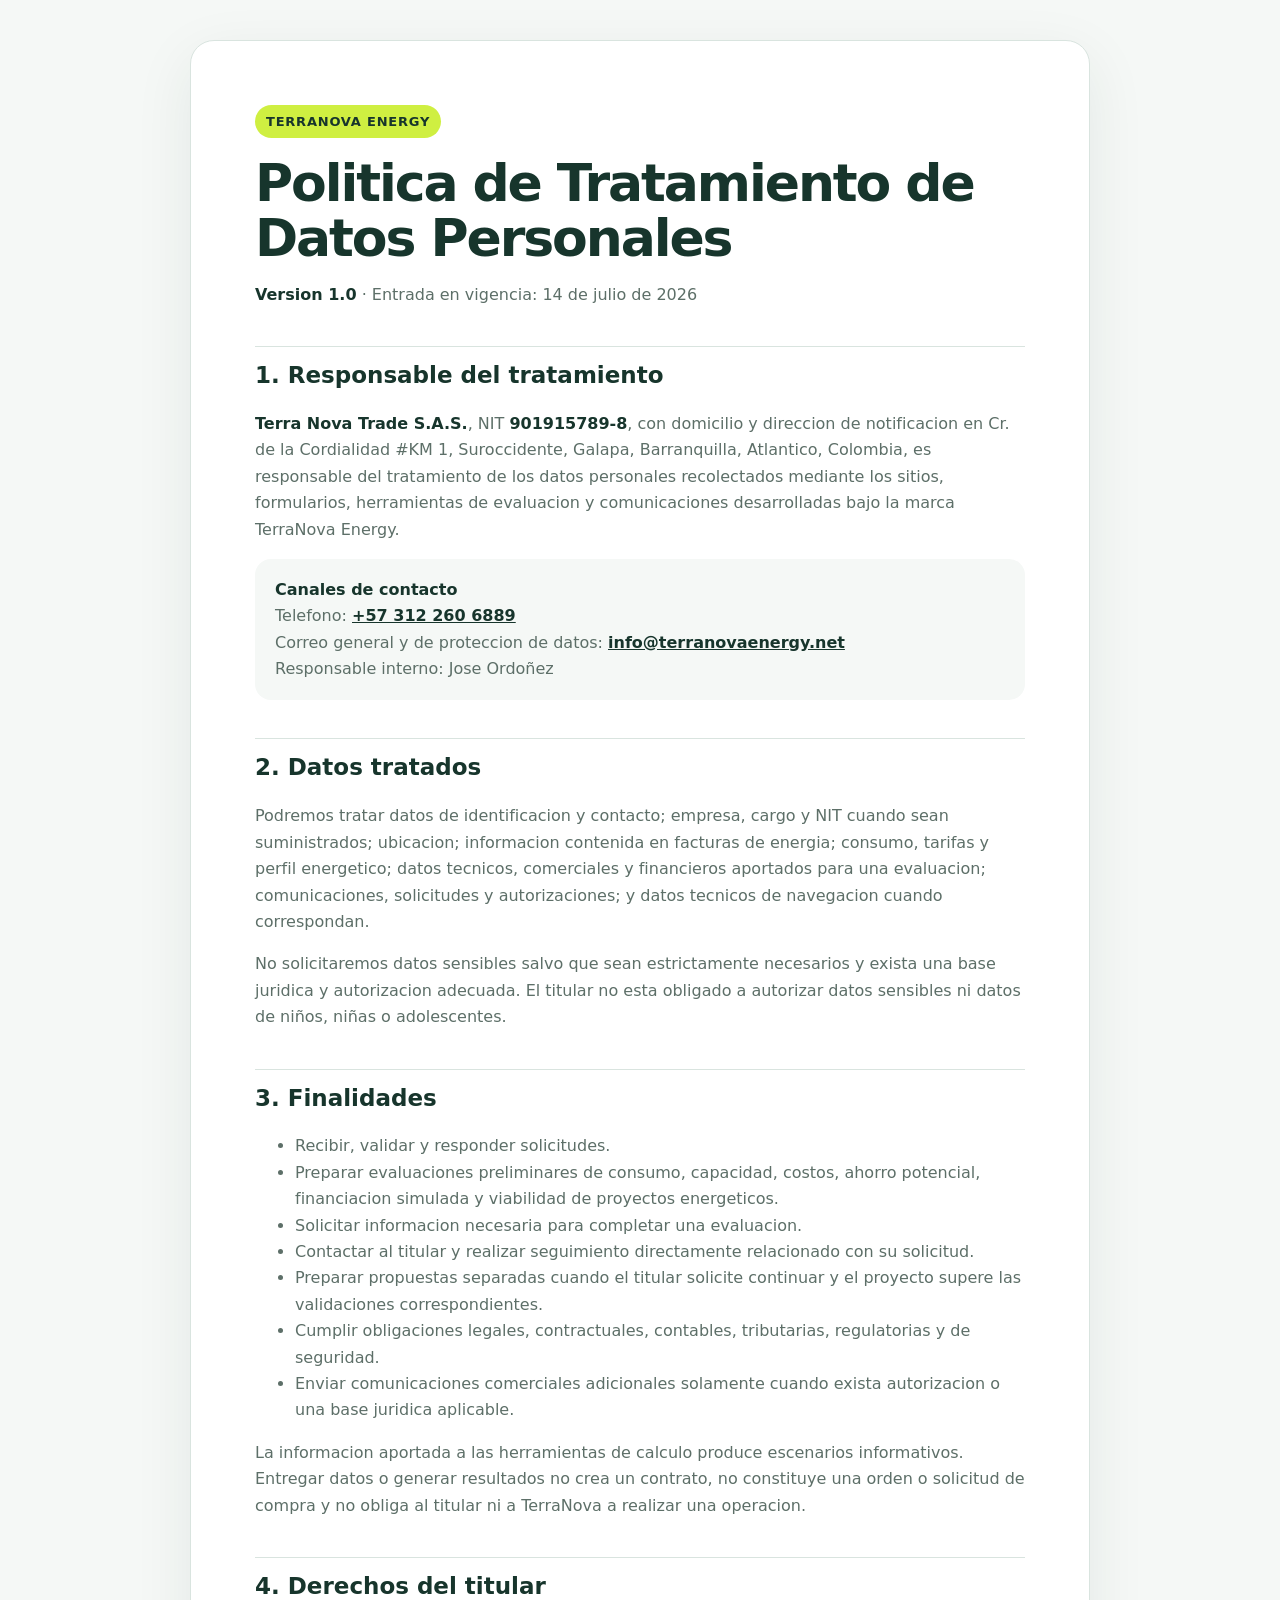
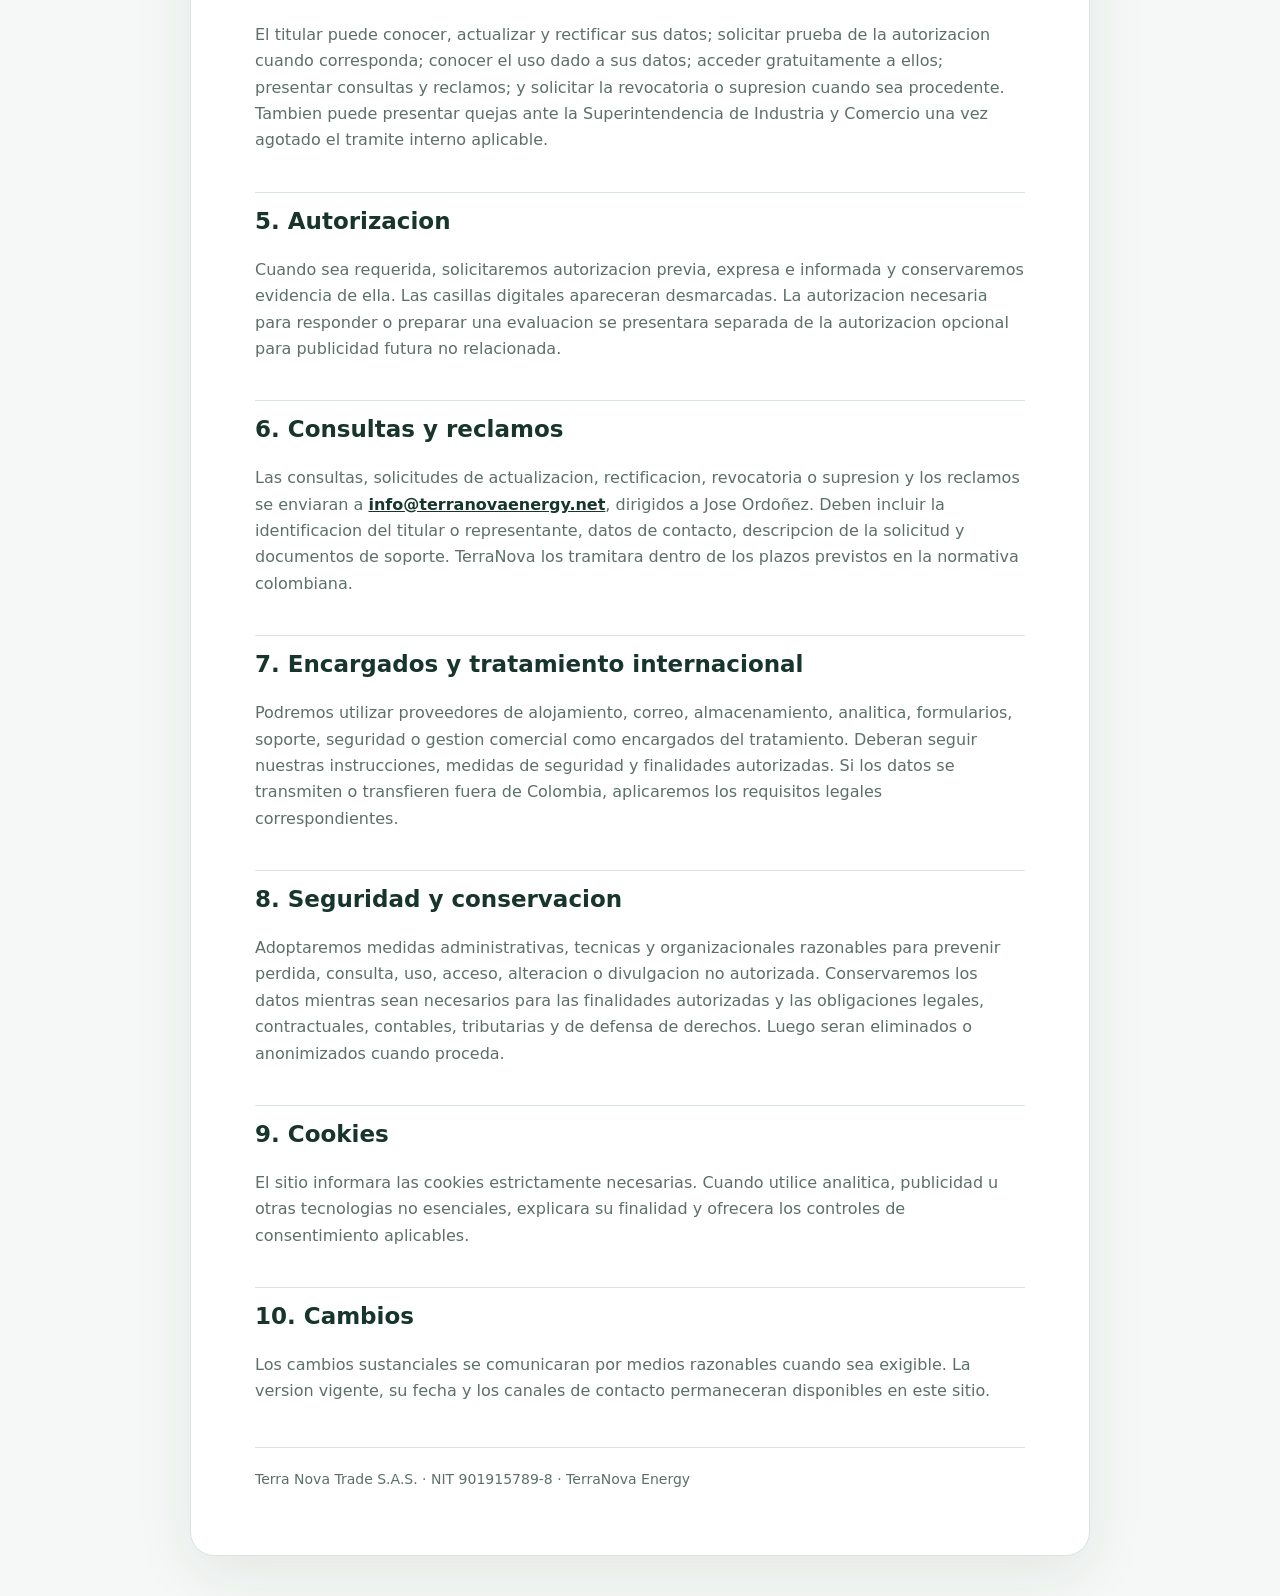
<file: politica-tratamiento-datos.html>
<!doctype html>
<html lang="es">
  <head>
    <meta charset="utf-8" />
    <meta name="viewport" content="width=device-width, initial-scale=1" />
    <title>Politica de Tratamiento de Datos Personales | TerraNova Energy</title>
    <meta name="description" content="Politica de Tratamiento de Datos Personales de Terra Nova Trade S.A.S., titular de la marca TerraNova Energy." />
    <style>
      :root { color-scheme: light; --ink: #17352c; --muted: #5d6f68; --line: #d9e4df; --accent: #cfef41; --paper: #fff; --wash: #f5f8f6; }
      * { box-sizing: border-box; }
      body { margin: 0; background: var(--wash); color: var(--ink); font: 16px/1.65 system-ui, -apple-system, BlinkMacSystemFont, "Segoe UI", sans-serif; }
      main { width: min(900px, calc(100% - 32px)); margin: 40px auto; padding: clamp(24px, 5vw, 64px); background: var(--paper); border: 1px solid var(--line); border-radius: 24px; box-shadow: 0 18px 60px rgba(23, 53, 44, .08); }
      .brand { display: inline-flex; padding: 6px 11px; border-radius: 999px; background: var(--accent); font-size: 13px; font-weight: 800; letter-spacing: .06em; text-transform: uppercase; }
      h1 { margin: 18px 0 8px; font-size: clamp(32px, 6vw, 52px); line-height: 1.05; letter-spacing: -.04em; }
      h2 { margin: 38px 0 10px; padding-top: 10px; border-top: 1px solid var(--line); font-size: 23px; }
      p, li { color: var(--muted); }
      strong { color: var(--ink); }
      a { color: var(--ink); font-weight: 700; }
      .meta { margin-bottom: 30px; }
      .contact { padding: 18px 20px; background: var(--wash); border-radius: 16px; color: var(--muted); }
      footer { margin-top: 42px; padding-top: 20px; border-top: 1px solid var(--line); color: var(--muted); font-size: 14px; }
    </style>
  </head>
  <body>
    <main>
      <span class="brand">TerraNova Energy</span>
      <h1>Politica de Tratamiento de Datos Personales</h1>
      <p class="meta"><strong>Version 1.0</strong> · Entrada en vigencia: 14 de julio de 2026</p>

      <h2>1. Responsable del tratamiento</h2>
      <p><strong>Terra Nova Trade S.A.S.</strong>, NIT <strong>901915789-8</strong>, con domicilio y direccion de notificacion en Cr. de la Cordialidad #KM 1, Suroccidente, Galapa, Barranquilla, Atlantico, Colombia, es responsable del tratamiento de los datos personales recolectados mediante los sitios, formularios, herramientas de evaluacion y comunicaciones desarrolladas bajo la marca TerraNova Energy.</p>
      <div class="contact">
        <strong>Canales de contacto</strong><br />
        Telefono: <a href="tel:+573122606889">+57 312 260 6889</a><br />
        Correo general y de proteccion de datos: <a href="mailto:info@terranovaenergy.net">info@terranovaenergy.net</a><br />
        Responsable interno: Jose Ordoñez
      </div>

      <h2>2. Datos tratados</h2>
      <p>Podremos tratar datos de identificacion y contacto; empresa, cargo y NIT cuando sean suministrados; ubicacion; informacion contenida en facturas de energia; consumo, tarifas y perfil energetico; datos tecnicos, comerciales y financieros aportados para una evaluacion; comunicaciones, solicitudes y autorizaciones; y datos tecnicos de navegacion cuando correspondan.</p>
      <p>No solicitaremos datos sensibles salvo que sean estrictamente necesarios y exista una base juridica y autorizacion adecuada. El titular no esta obligado a autorizar datos sensibles ni datos de niños, niñas o adolescentes.</p>

      <h2>3. Finalidades</h2>
      <ul>
        <li>Recibir, validar y responder solicitudes.</li>
        <li>Preparar evaluaciones preliminares de consumo, capacidad, costos, ahorro potencial, financiacion simulada y viabilidad de proyectos energeticos.</li>
        <li>Solicitar informacion necesaria para completar una evaluacion.</li>
        <li>Contactar al titular y realizar seguimiento directamente relacionado con su solicitud.</li>
        <li>Preparar propuestas separadas cuando el titular solicite continuar y el proyecto supere las validaciones correspondientes.</li>
        <li>Cumplir obligaciones legales, contractuales, contables, tributarias, regulatorias y de seguridad.</li>
        <li>Enviar comunicaciones comerciales adicionales solamente cuando exista autorizacion o una base juridica aplicable.</li>
      </ul>
      <p>La informacion aportada a las herramientas de calculo produce escenarios informativos. Entregar datos o generar resultados no crea un contrato, no constituye una orden o solicitud de compra y no obliga al titular ni a TerraNova a realizar una operacion.</p>

      <h2>4. Derechos del titular</h2>
      <p>El titular puede conocer, actualizar y rectificar sus datos; solicitar prueba de la autorizacion cuando corresponda; conocer el uso dado a sus datos; acceder gratuitamente a ellos; presentar consultas y reclamos; y solicitar la revocatoria o supresion cuando sea procedente. Tambien puede presentar quejas ante la Superintendencia de Industria y Comercio una vez agotado el tramite interno aplicable.</p>

      <h2>5. Autorizacion</h2>
      <p>Cuando sea requerida, solicitaremos autorizacion previa, expresa e informada y conservaremos evidencia de ella. Las casillas digitales apareceran desmarcadas. La autorizacion necesaria para responder o preparar una evaluacion se presentara separada de la autorizacion opcional para publicidad futura no relacionada.</p>

      <h2>6. Consultas y reclamos</h2>
      <p>Las consultas, solicitudes de actualizacion, rectificacion, revocatoria o supresion y los reclamos se enviaran a <a href="mailto:info@terranovaenergy.net">info@terranovaenergy.net</a>, dirigidos a Jose Ordoñez. Deben incluir la identificacion del titular o representante, datos de contacto, descripcion de la solicitud y documentos de soporte. TerraNova los tramitara dentro de los plazos previstos en la normativa colombiana.</p>

      <h2>7. Encargados y tratamiento internacional</h2>
      <p>Podremos utilizar proveedores de alojamiento, correo, almacenamiento, analitica, formularios, soporte, seguridad o gestion comercial como encargados del tratamiento. Deberan seguir nuestras instrucciones, medidas de seguridad y finalidades autorizadas. Si los datos se transmiten o transfieren fuera de Colombia, aplicaremos los requisitos legales correspondientes.</p>

      <h2>8. Seguridad y conservacion</h2>
      <p>Adoptaremos medidas administrativas, tecnicas y organizacionales razonables para prevenir perdida, consulta, uso, acceso, alteracion o divulgacion no autorizada. Conservaremos los datos mientras sean necesarios para las finalidades autorizadas y las obligaciones legales, contractuales, contables, tributarias y de defensa de derechos. Luego seran eliminados o anonimizados cuando proceda.</p>

      <h2>9. Cookies</h2>
      <p>El sitio informara las cookies estrictamente necesarias. Cuando utilice analitica, publicidad u otras tecnologias no esenciales, explicara su finalidad y ofrecera los controles de consentimiento aplicables.</p>

      <h2>10. Cambios</h2>
      <p>Los cambios sustanciales se comunicaran por medios razonables cuando sea exigible. La version vigente, su fecha y los canales de contacto permaneceran disponibles en este sitio.</p>

      <footer>Terra Nova Trade S.A.S. · NIT 901915789-8 · TerraNova Energy</footer>
    </main>
  </body>
</html>
</file>
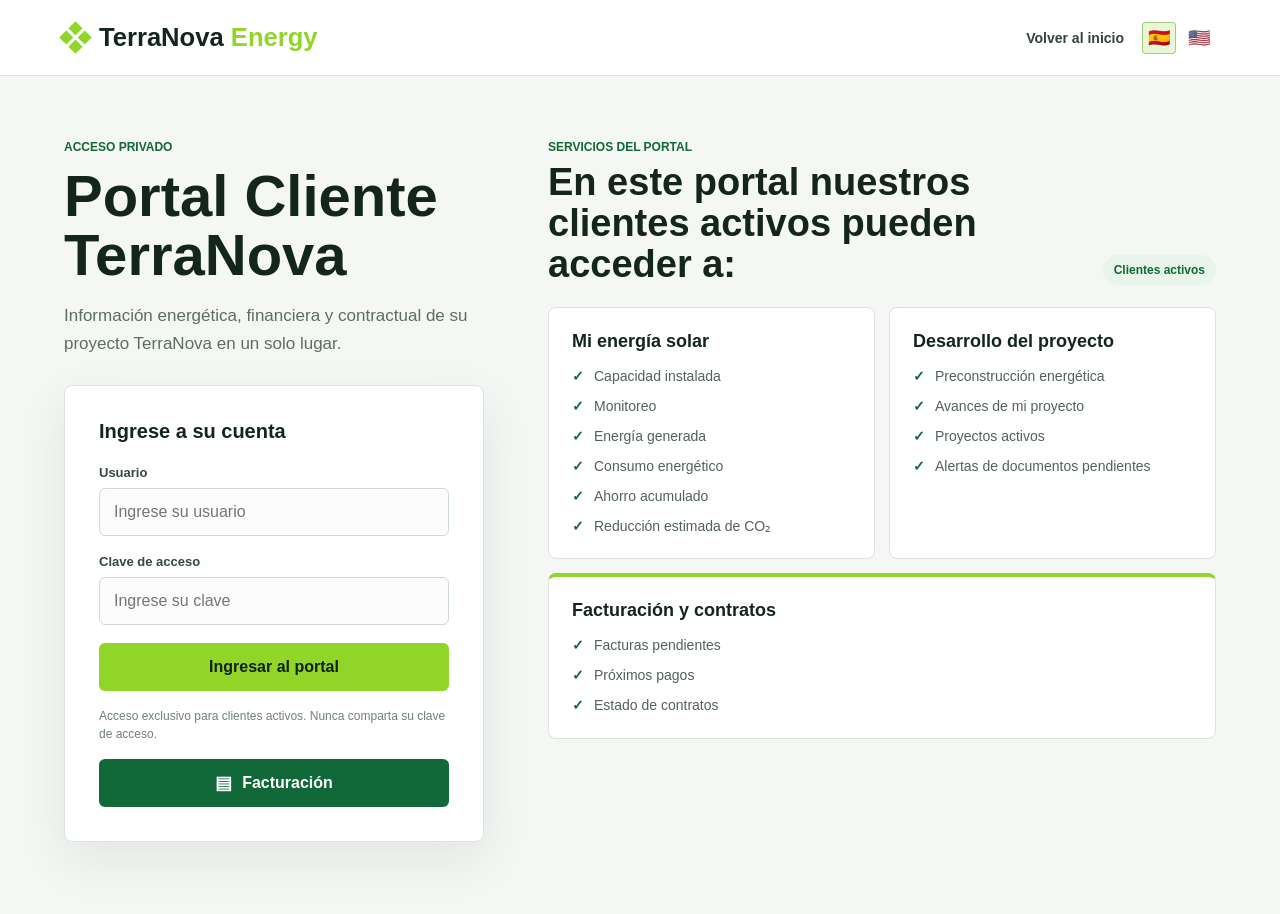
<file: portal.html>
<!doctype html>
<html lang="es">
  <head>
    <meta charset="utf-8" />
    <meta name="viewport" content="width=device-width, initial-scale=1" />
    <meta name="description" content="Portal privado para clientes activos de TerraNova Energy." />
    <title>Portal Cliente TerraNova</title>
    <style>
      :root {
        --green: #91d529;
        --green-dark: #116838;
        --ink: #13251c;
        --muted: #5d6d63;
        --line: #dbe5dd;
        --surface: #ffffff;
        --soft: #eff5f0;
      }

      * { box-sizing: border-box; }

      body {
        background: #f4f7f4;
        color: var(--ink);
        font-family: Arial, Helvetica, sans-serif;
        margin: 0;
        min-height: 100vh;
      }

      button,
      input { font: inherit; }

      .site-header {
        align-items: center;
        background: rgba(255, 255, 255, 0.96);
        border-bottom: 1px solid var(--line);
        display: flex;
        gap: 24px;
        justify-content: space-between;
        min-height: 76px;
        padding: 14px clamp(20px, 5vw, 72px);
        position: sticky;
        top: 0;
        z-index: 20;
      }

      .brand {
        align-items: center;
        color: var(--ink);
        display: inline-flex;
        font-size: clamp(20px, 2vw, 27px);
        font-weight: 850;
        gap: 12px;
        text-decoration: none;
      }

      .mark {
        display: grid;
        gap: 3px;
        grid-template-columns: repeat(2, 10px);
        transform: rotate(45deg);
      }

      .mark i {
        background: var(--green);
        display: block;
        height: 10px;
        width: 10px;
      }

      .brand em { color: var(--green); font-style: normal; }

      .header-actions { align-items: center; display: flex; gap: 18px; }

      .home-link {
        color: #31433a;
        font-size: 14px;
        font-weight: 800;
        text-decoration: none;
      }

      .home-link:hover,
      .home-link:focus-visible { color: var(--green-dark); }

      .languages { display: flex; gap: 6px; }

      .languages button {
        appearance: none;
        background: transparent;
        border: 0;
        border-radius: 4px;
        cursor: pointer;
        font-size: 18px;
        line-height: 1;
        padding: 7px 6px;
      }

      .languages button.active {
        background: rgba(145, 213, 41, 0.2);
        box-shadow: inset 0 0 0 1px rgba(80, 137, 24, 0.42);
      }

      main { padding: clamp(34px, 5vw, 72px) clamp(20px, 5vw, 72px) 72px; }

      .portal-shell {
        display: grid;
        gap: clamp(34px, 5vw, 68px);
        grid-template-columns: minmax(300px, 420px) minmax(0, 1fr);
        margin: 0 auto;
        max-width: 1240px;
      }

      .access-column { min-width: 0; }

      .eyebrow {
        color: var(--green-dark);
        font-size: 12px;
        font-weight: 850;
        letter-spacing: 0;
        text-transform: uppercase;
      }

      h1 {
        font-size: clamp(36px, 5vw, 58px);
        line-height: 1.02;
        margin: 12px 0 18px;
      }

      .intro {
        color: var(--muted);
        font-size: 17px;
        line-height: 1.6;
        margin: 0 0 28px;
      }

      .login-card {
        background: var(--surface);
        border: 1px solid var(--line);
        border-radius: 8px;
        box-shadow: 0 18px 50px rgba(20, 49, 33, 0.08);
        padding: clamp(24px, 4vw, 34px);
      }

      .login-card h2 { font-size: 20px; margin: 0 0 22px; }

      .field { display: grid; gap: 8px; margin-bottom: 18px; }

      .field label { color: #34483d; font-size: 13px; font-weight: 800; }

      .field input {
        background: #fbfcfb;
        border: 1px solid #cfdad2;
        border-radius: 6px;
        color: var(--ink);
        min-height: 48px;
        outline: none;
        padding: 0 14px;
        width: 100%;
      }

      .field input:focus {
        border-color: var(--green-dark);
        box-shadow: 0 0 0 3px rgba(17, 104, 56, 0.12);
      }

      .login-button,
      .billing-button {
        align-items: center;
        border: 0;
        border-radius: 6px;
        cursor: pointer;
        display: inline-flex;
        font-weight: 850;
        justify-content: center;
        min-height: 48px;
        padding: 0 18px;
        text-decoration: none;
      }

      .login-button {
        background: var(--green);
        color: #102012;
        width: 100%;
      }

      .login-button:hover { background: #83c51f; }

      .login-status {
        border-radius: 5px;
        color: #365045;
        display: none;
        font-size: 13px;
        line-height: 1.45;
        margin: 16px 0 0;
        padding: 11px 12px;
      }

      .login-status.visible { background: #edf5ee; display: block; }

      .security-note {
        color: #718078;
        font-size: 12px;
        line-height: 1.5;
        margin: 16px 0 0;
      }

      .billing-button {
        background: var(--green-dark);
        color: #fff;
        gap: 10px;
        margin-top: 16px;
        width: 100%;
      }

      .billing-button:hover { background: #0b572d; }

      .billing-icon { font-size: 18px; line-height: 1; }

      .services-column { min-width: 0; }

      .services-heading {
        align-items: end;
        display: flex;
        gap: 20px;
        justify-content: space-between;
        margin-bottom: 22px;
      }

      .services-heading h2 {
        font-size: clamp(26px, 3vw, 38px);
        line-height: 1.08;
        margin: 8px 0 0;
        max-width: 720px;
      }

      .active-badge {
        background: #e9f4ea;
        border-radius: 999px;
        color: var(--green-dark);
        flex: 0 0 auto;
        font-size: 12px;
        font-weight: 850;
        padding: 8px 11px;
      }

      .service-grid {
        display: grid;
        gap: 14px;
        grid-template-columns: repeat(2, minmax(0, 1fr));
      }

      .service-card {
        background: var(--surface);
        border: 1px solid var(--line);
        border-radius: 8px;
        min-height: 100%;
        padding: 23px;
      }

      .service-card.billing { border-top: 4px solid var(--green); grid-column: 1 / -1; }

      .service-card h3 { font-size: 18px; margin: 0 0 15px; }

      .service-list {
        display: grid;
        gap: 11px;
        list-style: none;
        margin: 0;
        padding: 0;
      }

      .service-list li {
        align-items: flex-start;
        color: #526258;
        display: flex;
        font-size: 14px;
        gap: 10px;
        line-height: 1.35;
      }

      .service-list li::before {
        color: var(--green-dark);
        content: "✓";
        flex: 0 0 auto;
        font-weight: 900;
      }

      @media (max-width: 900px) {
        .portal-shell { grid-template-columns: 1fr; }
        .access-column { max-width: 620px; }
      }

      @media (max-width: 620px) {
        .site-header { gap: 12px; }
        .brand { font-size: 19px; }
        .header-actions { gap: 8px; }
        .home-link { font-size: 12px; }
        .service-grid { grid-template-columns: 1fr; }
        .service-card.billing { grid-column: auto; }
        .services-heading { align-items: flex-start; flex-direction: column; }
      }
    </style>
  </head>
  <body>
    <header class="site-header">
      <a class="brand" href="index.html">
        <span class="mark" aria-hidden="true"><i></i><i></i><i></i><i></i></span>
        <span>TerraNova <em>Energy</em></span>
      </a>
      <div class="header-actions">
        <a class="home-link" href="index.html" data-es="Volver al inicio" data-en="Return home">Volver al inicio</a>
        <div class="languages" aria-label="Idioma">
          <button type="button" class="active" data-lang="es" aria-label="Español" title="Español">🇪🇸</button>
          <button type="button" data-lang="en" aria-label="English" title="English">🇺🇸</button>
        </div>
      </div>
    </header>

    <main>
      <div class="portal-shell">
        <section class="access-column">
          <div class="eyebrow" data-es="Acceso privado" data-en="Private access">Acceso privado</div>
          <h1 data-es="Portal Cliente TerraNova" data-en="TerraNova Client Portal">Portal Cliente TerraNova</h1>
          <p class="intro" data-es="Información energética, financiera y contractual de su proyecto TerraNova en un solo lugar." data-en="Energy, financial and contractual information for your TerraNova project in one place.">Información energética, financiera y contractual de su proyecto TerraNova en un solo lugar.</p>

          <form class="login-card" id="portal-login" novalidate>
            <h2 data-es="Ingrese a su cuenta" data-en="Sign in to your account">Ingrese a su cuenta</h2>
            <div class="field">
              <label for="portal-user" data-es="Usuario" data-en="Username">Usuario</label>
              <input id="portal-user" name="username" type="text" autocomplete="username" required data-placeholder-es="Ingrese su usuario" data-placeholder-en="Enter your username" placeholder="Ingrese su usuario" />
            </div>
            <div class="field">
              <label for="portal-password" data-es="Clave de acceso" data-en="Access password">Clave de acceso</label>
              <input id="portal-password" name="password" type="password" autocomplete="current-password" required data-placeholder-es="Ingrese su clave" data-placeholder-en="Enter your password" placeholder="Ingrese su clave" />
            </div>
            <button class="login-button" type="submit" data-es="Ingresar al portal" data-en="Sign in to portal">Ingresar al portal</button>
            <p class="login-status" id="login-status" role="status"></p>
            <p class="security-note" data-es="Acceso exclusivo para clientes activos. Nunca comparta su clave de acceso." data-en="Exclusive access for active clients. Never share your access password.">Acceso exclusivo para clientes activos. Nunca comparta su clave de acceso.</p>
            <button class="billing-button" id="billing-access" type="button">
              <span class="billing-icon" aria-hidden="true">▤</span>
              <span data-es="Facturación" data-en="Billing">Facturación</span>
            </button>
          </form>
        </section>

        <section class="services-column">
          <div class="services-heading">
            <div>
              <div class="eyebrow" data-es="Servicios del portal" data-en="Portal services">Servicios del portal</div>
              <h2 data-es="En este portal nuestros clientes activos pueden acceder a:" data-en="In this portal, our active clients can access:">En este portal nuestros clientes activos pueden acceder a:</h2>
            </div>
            <span class="active-badge" data-es="Clientes activos" data-en="Active clients">Clientes activos</span>
          </div>

          <div class="service-grid">
            <article class="service-card">
              <h3 data-es="Mi energía solar" data-en="My solar energy">Mi energía solar</h3>
              <ul class="service-list">
                <li data-es="Capacidad instalada" data-en="Installed capacity">Capacidad instalada</li>
                <li data-es="Monitoreo" data-en="Monitoring">Monitoreo</li>
                <li data-es="Energía generada" data-en="Energy generated">Energía generada</li>
                <li data-es="Consumo energético" data-en="Energy consumption">Consumo energético</li>
                <li data-es="Ahorro acumulado" data-en="Accumulated savings">Ahorro acumulado</li>
                <li data-es="Reducción estimada de CO₂" data-en="Estimated CO₂ reduction">Reducción estimada de CO₂</li>
              </ul>
            </article>

            <article class="service-card">
              <h3 data-es="Desarrollo del proyecto" data-en="Project development">Desarrollo del proyecto</h3>
              <ul class="service-list">
                <li data-es="Preconstrucción energética" data-en="Energy pre-construction">Preconstrucción energética</li>
                <li data-es="Avances de mi proyecto" data-en="My project progress">Avances de mi proyecto</li>
                <li data-es="Proyectos activos" data-en="Active projects">Proyectos activos</li>
                <li data-es="Alertas de documentos pendientes" data-en="Pending document alerts">Alertas de documentos pendientes</li>
              </ul>
            </article>

            <article class="service-card billing">
              <h3 data-es="Facturación y contratos" data-en="Billing and contracts">Facturación y contratos</h3>
              <ul class="service-list">
                <li data-es="Facturas pendientes" data-en="Pending invoices">Facturas pendientes</li>
                <li data-es="Próximos pagos" data-en="Upcoming payments">Próximos pagos</li>
                <li data-es="Estado de contratos" data-en="Contract status">Estado de contratos</li>
              </ul>
            </article>
          </div>
        </section>
      </div>
    </main>

    <script>
      let currentLanguage = "es";

      const translations = {
        es: {
          required: "Ingrese su usuario y clave de acceso para continuar.",
          pending: "El acceso seguro se habilitará cuando sus credenciales sean verificadas por TerraNova Energy.",
          billing: "Ingrese primero sus credenciales para consultar la facturación."
        },
        en: {
          required: "Enter your username and access password to continue.",
          pending: "Secure access will be enabled once your credentials are verified by TerraNova Energy.",
          billing: "Please enter your credentials first to view billing."
        }
      };

      const showStatus = (message) => {
        const status = document.getElementById("login-status");
        status.textContent = message;
        status.classList.add("visible");
      };

      const setLanguage = (language) => {
        currentLanguage = language === "en" ? "en" : "es";
        document.documentElement.lang = currentLanguage;
        document.querySelectorAll("[data-es]").forEach((element) => {
          element.textContent = element.dataset[currentLanguage];
        });
        document.querySelectorAll("[data-placeholder-es]").forEach((element) => {
          element.placeholder = element.dataset[`placeholder${currentLanguage === "en" ? "En" : "Es"}`];
        });
        document.querySelectorAll("[data-lang]").forEach((button) => {
          button.classList.toggle("active", button.dataset.lang === currentLanguage);
        });
        const status = document.getElementById("login-status");
        if (status.classList.contains("visible")) status.classList.remove("visible");
        localStorage.setItem("terranova-language", currentLanguage);
      };

      document.querySelectorAll("[data-lang]").forEach((button) => {
        button.addEventListener("click", () => setLanguage(button.dataset.lang));
      });

      document.getElementById("portal-login").addEventListener("submit", (event) => {
        event.preventDefault();
        const username = document.getElementById("portal-user");
        const password = document.getElementById("portal-password");
        if (!username.value.trim() || !password.value) {
          showStatus(translations[currentLanguage].required);
          (!username.value.trim() ? username : password).focus();
          return;
        }
        showStatus(translations[currentLanguage].pending);
      });

      document.getElementById("billing-access").addEventListener("click", () => {
        showStatus(translations[currentLanguage].billing);
        document.getElementById("portal-user").focus();
      });

      setLanguage(localStorage.getItem("terranova-language") || "es");
    </script>
  </body>
</html>
</file>
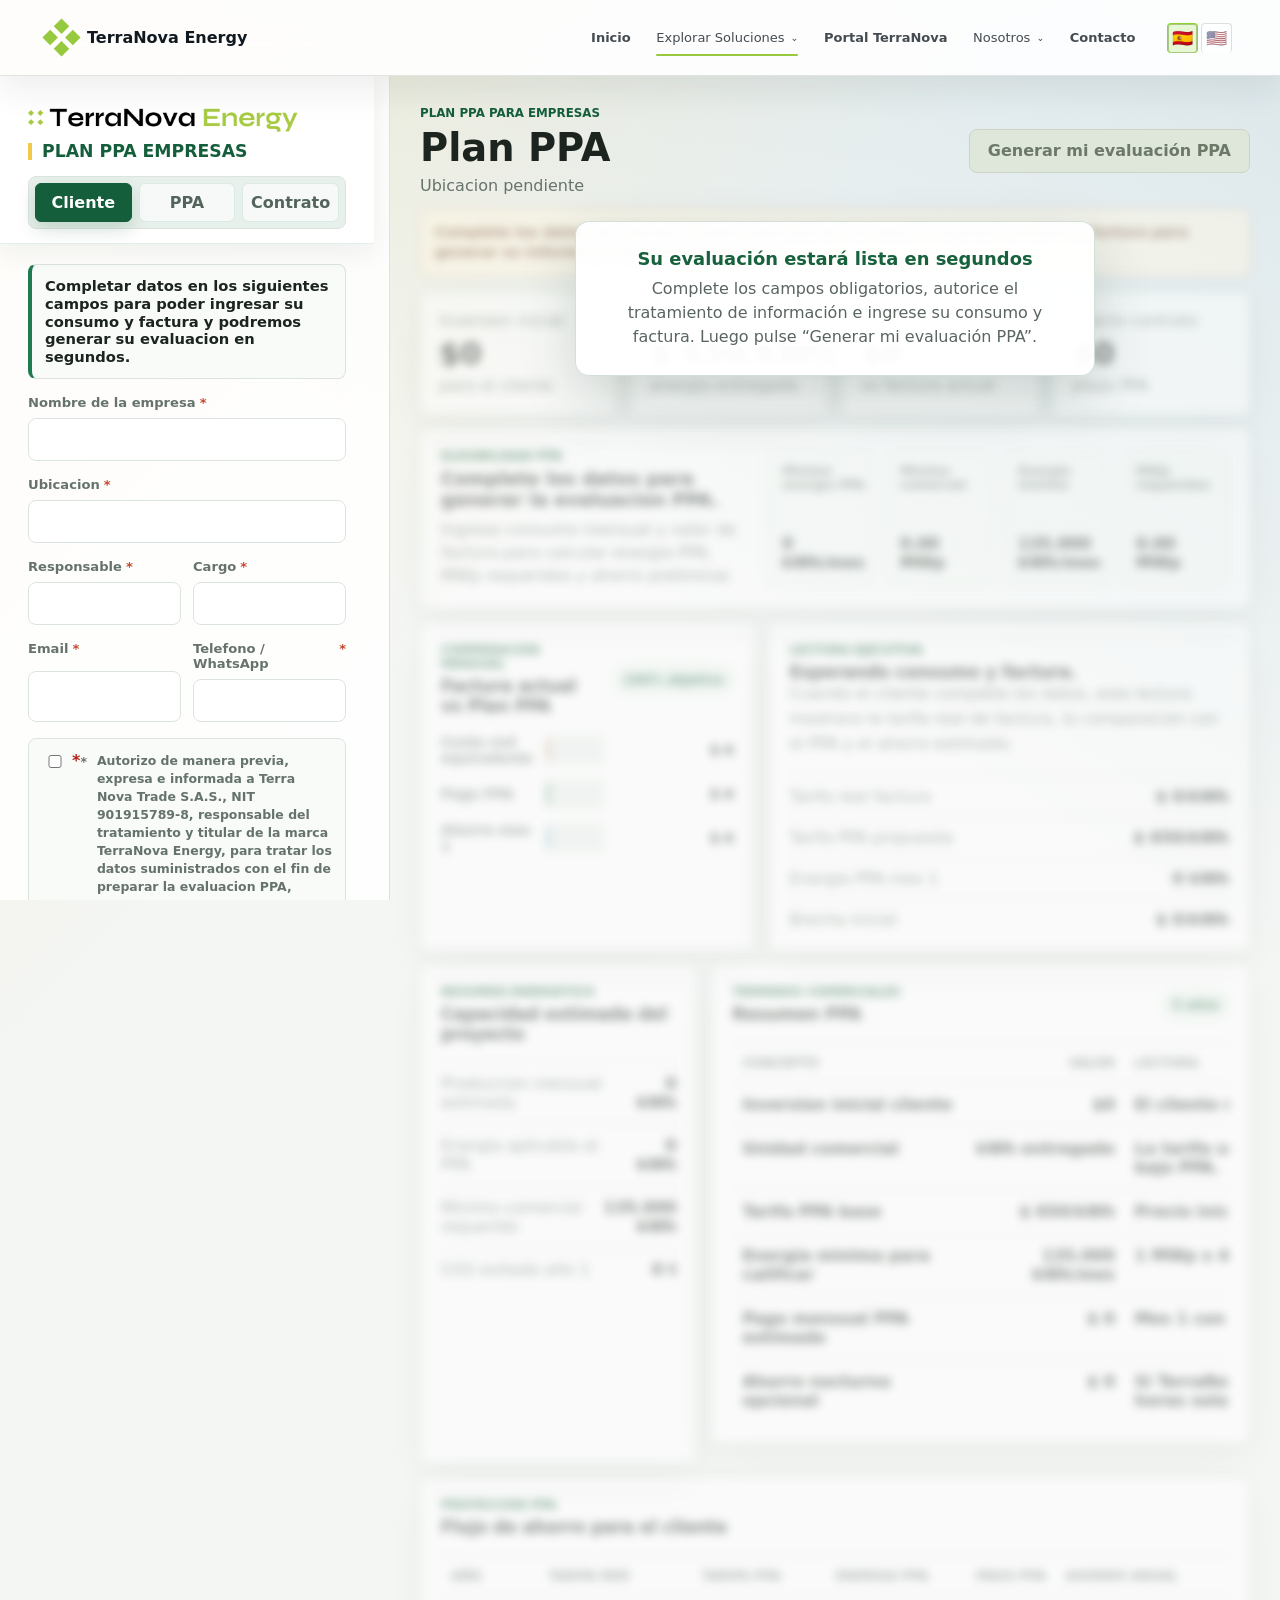
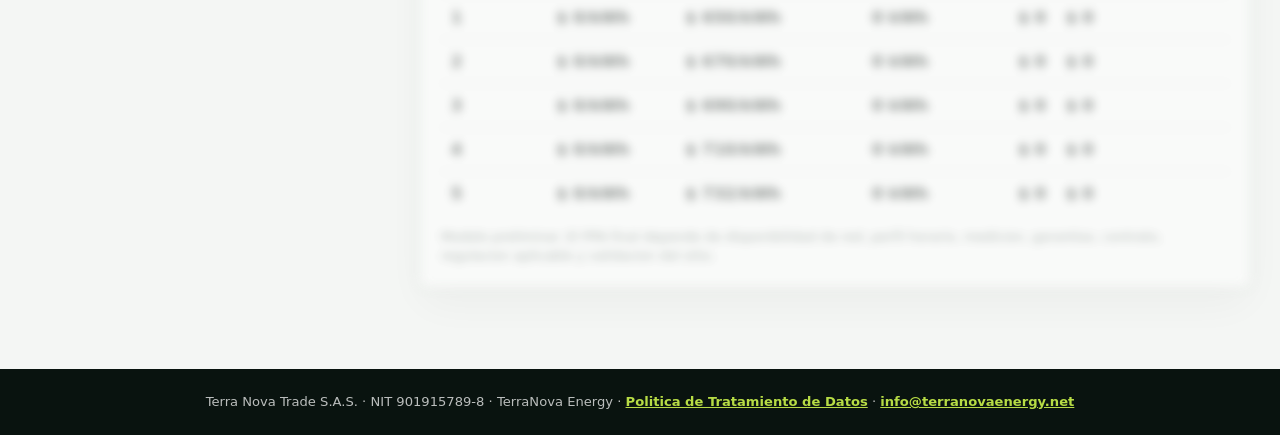
<file: ppa.html>
<!doctype html>
<html lang="es">
  <head>
    <meta charset="utf-8" />
    <meta name="viewport" content="width=device-width, initial-scale=1" />
    <title>PPA solar para empresas en Colombia | TerraNova Energy</title>
    <meta name="description" content="Evalúe un PPA de energía solar remota para reducir costos energéticos sin inversión inicial. Diagnóstico preliminar para empresas de alto consumo en Colombia." />
    <meta name="robots" content="index, follow" />
    <link rel="canonical" href="https://soluciones.terranovaenergy.net/ppa.html" />
    <meta property="og:type" content="website" />
    <meta property="og:locale" content="es_CO" />
    <meta property="og:site_name" content="TerraNova Energy" />
    <meta property="og:title" content="PPA solar para empresas en Colombia | TerraNova Energy" />
    <meta property="og:description" content="Energía solar remota para empresas, con evaluación preliminar y sin inversión inicial." />
    <meta property="og:url" content="https://soluciones.terranovaenergy.net/ppa.html" />
    <meta property="og:image" content="https://soluciones.terranovaenergy.net/assets/terranova-tulua-hero.png" />
    <meta name="twitter:card" content="summary_large_image" />
    <script type="application/ld+json">
      { "@context": "https://schema.org", "@type": "Service", "name": "PPA solar para empresas", "provider": { "@type": "Organization", "name": "TerraNova Energy", "url": "https://www.terranovaenergy.net/" }, "areaServed": "Colombia", "serviceType": "Suministro de energía solar remota mediante PPA", "url": "https://soluciones.terranovaenergy.net/ppa.html" }
    </script>
    <style>
:root {
  --bg: #f4f6f4;
  --panel: #ffffff;
  --ink: #1c2420;
  --muted: #66736d;
  --line: #dce4df;
  --green: #1f7a4f;
  --green-dark: #155e3b;
  --yellow: #f4c84a;
  --sky: #4b8fb8;
  --terra: #c76b42;
  --shadow: 0 18px 45px rgba(25, 37, 31, 0.08);
}

* {
  box-sizing: border-box;
}

body {
  margin: 0;
  min-height: 100vh;
  background:
    linear-gradient(135deg, rgba(244, 200, 74, 0.18), transparent 32%),
    linear-gradient(210deg, rgba(75, 143, 184, 0.14), transparent 35%),
    var(--bg);
  color: var(--ink);
  font-family:
    Inter, ui-sans-serif, system-ui, -apple-system, BlinkMacSystemFont, "Segoe UI",
    sans-serif;
}

button,
input,
select {
  font: inherit;
}

.app-shell {
  display: grid;
  grid-template-columns: minmax(320px, 390px) minmax(0, 1fr);
  min-height: 100vh;
}

.input-panel {
  background: rgba(255, 255, 255, 0.86);
  border-right: 1px solid var(--line);
  padding: 28px;
  position: sticky;
  top: 0;
  height: 100vh;
  overflow: auto;
}

.brand-row,
.dashboard-header,
.panel-head {
  display: flex;
  align-items: center;
  justify-content: space-between;
  gap: 18px;
}

.brand-row {
  justify-content: flex-start;
  margin-bottom: 24px;
}

.brand-lockup {
  display: grid;
  gap: 10px;
}

.brand-lockup img {
  display: block;
  width: min(100%, 270px);
  height: auto;
}

.brand-lockup h1 {
  border-left: 4px solid var(--yellow);
  color: var(--green-dark);
  font-size: 1.08rem;
  font-weight: 900;
  line-height: 1;
  margin: 0;
  padding-left: 10px;
  text-transform: uppercase;
}

.eyebrow {
  color: var(--green-dark);
  font-size: 0.74rem;
  font-weight: 800;
  letter-spacing: 0;
  margin: 0 0 5px;
  text-transform: uppercase;
}

h1,
h2,
h3,
p {
  margin-top: 0;
}

h1 {
  font-size: 1.15rem;
  margin-bottom: 0;
}

h2 {
  font-size: clamp(1.55rem, 3vw, 2.4rem);
  margin-bottom: 6px;
}

h3 {
  font-size: 1.05rem;
  margin-bottom: 0;
}

.tabs {
  display: grid;
  grid-template-columns: repeat(auto-fit, minmax(82px, 1fr));
  gap: 7px;
  padding: 6px;
  border: 1px solid var(--line);
  border-radius: 8px;
  background: #e8f0eb;
  margin-bottom: 22px;
}

.tab {
  border: 1px solid rgba(31, 122, 79, 0.12);
  border-radius: 6px;
  min-height: 39px;
  background: rgba(255, 255, 255, 0.62);
  color: #53645c;
  cursor: pointer;
  font-weight: 800;
}

.tab.active {
  background: var(--green-dark);
  border-color: var(--green-dark);
  color: #ffffff;
  box-shadow: 0 8px 18px rgba(21, 94, 59, 0.18);
}

.form-section {
  display: none;
}

.form-section.active {
  display: grid;
  gap: 16px;
}

label {
  display: grid;
  gap: 8px;
  color: var(--muted);
  font-size: 0.82rem;
  font-weight: 700;
}

input,
select {
  width: 100%;
  min-height: 43px;
  border: 1px solid var(--line);
  border-radius: 8px;
  background: #fff;
  color: var(--ink);
  padding: 0 12px;
  outline: none;
}

select {
  cursor: pointer;
}

input[type="checkbox"] {
  accent-color: var(--green);
  min-height: auto;
  width: 18px;
}

input:focus,
select:focus {
  border-color: var(--green);
  box-shadow: 0 0 0 3px rgba(31, 122, 79, 0.13);
}

input:disabled {
  background: #eef3ef;
  color: #8b9790;
  cursor: not-allowed;
}

.step-callout {
  background: #f8fbf8;
  border: 1px solid var(--line);
  border-left: 4px solid var(--green);
  border-radius: 8px;
  display: grid;
  gap: 4px;
  padding: 12px 13px;
}

.step-callout span,
.energy-step-header span {
  color: var(--green-dark);
  font-size: 0.72rem;
  font-weight: 900;
  text-transform: uppercase;
}

.step-callout strong,
.energy-step-header strong {
  color: var(--ink);
  font-size: 0.92rem;
  line-height: 1.2;
}

.step-callout small,
.energy-step-header small {
  color: var(--muted);
  font-size: 0.75rem;
  font-weight: 700;
  line-height: 1.45;
}

.field-grid {
  display: grid;
  grid-template-columns: repeat(2, minmax(0, 1fr));
  gap: 12px;
}

.reference-box {
  background: #f8fbf8;
  border: 1px solid var(--line);
  border-radius: 8px;
  display: grid;
  gap: 14px;
  padding: 14px;
}

.reference-box h3,
.reference-box p {
  margin: 0;
}

.reference-box p:not(.eyebrow) {
  color: var(--muted);
  font-size: 0.78rem;
  font-weight: 650;
  line-height: 1.45;
}

.optional-text {
  color: var(--muted);
  font-size: 0.74rem;
  font-weight: 700;
}

.field-lock-note {
  background: #fff4e8;
  border: 1px solid rgba(199, 107, 66, 0.36);
  border-radius: 8px;
  color: #8a4a25;
  font-size: 0.76rem;
  font-weight: 800;
  line-height: 1.45;
  margin: 0;
  padding: 11px 12px;
}

.energy-gate-card {
  background: #f8fbf8;
  border: 1px solid rgba(31, 122, 79, 0.24);
  border-radius: 8px;
  display: grid;
  gap: 12px;
  padding: 13px;
  transition:
    background 180ms ease,
    border-color 180ms ease;
}

.energy-gate-card.locked {
  background: linear-gradient(135deg, rgba(199, 107, 66, 0.16), rgba(255, 244, 232, 0.9));
  border-color: rgba(199, 107, 66, 0.5);
}

.energy-gate-card.locked input:disabled {
  background: #fff2e4;
  border-color: rgba(199, 107, 66, 0.62);
  color: #946240;
}

.energy-step-header {
  display: grid;
  gap: 4px;
}

.consent-box {
  align-items: flex-start;
  background: #f8fbf8;
  border: 1px solid var(--line);
  border-radius: 8px;
  display: grid;
  gap: 11px;
  grid-template-columns: auto minmax(0, 1fr);
  line-height: 1.45;
  padding: 13px;
}

.consent-box span {
  color: var(--muted);
  font-size: 0.78rem;
  font-weight: 650;
}

.privacy-policy {
  border: 1px solid var(--line);
  border-radius: 8px;
  background: #ffffff;
  overflow: hidden;
}

.privacy-policy summary {
  color: var(--green-dark);
  cursor: pointer;
  font-size: 0.82rem;
  font-weight: 850;
  padding: 13px;
}

.privacy-policy div {
  border-top: 1px solid var(--line);
  display: grid;
  gap: 10px;
  max-height: 320px;
  overflow: auto;
  padding: 14px;
}

.privacy-policy h3,
.privacy-policy h4,
.privacy-policy p {
  margin: 0;
}

.privacy-policy h3 {
  font-size: 1rem;
}

.privacy-policy h4 {
  color: var(--ink);
  font-size: 0.84rem;
}

.privacy-policy p {
  color: var(--muted);
  font-size: 0.78rem;
  font-weight: 600;
  line-height: 1.5;
}

.input-unit {
  display: grid;
  grid-template-columns: minmax(0, 1fr) auto;
  align-items: center;
  overflow: hidden;
  border: 1px solid var(--line);
  border-radius: 8px;
  background: #fff;
}

.input-unit input {
  border: 0;
  border-radius: 0;
}

.input-unit small {
  color: var(--muted);
  padding: 0 11px;
  white-space: nowrap;
}

.rate-tools {
  align-self: end;
  display: grid;
  gap: 8px;
}

.utility-button {
  border: 1px solid var(--green);
  border-radius: 8px;
  min-height: 43px;
  background: #eef8f1;
  color: var(--green-dark);
  cursor: pointer;
  font-weight: 850;
  padding: 0 12px;
}

.utility-button:disabled {
  cursor: wait;
  opacity: 0.68;
}

#trmStatus {
  color: var(--muted);
  font-size: 0.78rem;
  line-height: 1.35;
  margin: 0;
}

.dashboard {
  padding: 30px;
  overflow: hidden;
}

.dashboard-header {
  margin-bottom: 22px;
}

#subheadline {
  color: var(--muted);
  margin-bottom: 0;
}

.lead-gate-notice {
  background: #fff8e5;
  border: 1px solid rgba(199, 107, 66, 0.42);
  border-radius: 8px;
  color: #7a482d;
  font-size: 0.88rem;
  font-weight: 750;
  line-height: 1.45;
  margin: -8px 0 16px;
  padding: 12px 14px;
}

.print-button {
  border: 1px solid var(--line);
  border-radius: 8px;
  min-height: 42px;
  padding: 0 14px;
  background: var(--panel);
  color: var(--ink);
  cursor: pointer;
  display: inline-flex;
  align-items: center;
  gap: 8px;
  font-weight: 800;
}

.print-button span {
  color: var(--green-dark);
}

.print-button.disabled {
  opacity: 0.62;
}

.summary-band {
  display: grid;
  grid-template-columns: repeat(4, minmax(0, 1fr));
  gap: 14px;
  margin-bottom: 14px;
}

.summary-band article,
.panel {
  background: rgba(255, 255, 255, 0.92);
  border: 1px solid rgba(220, 228, 223, 0.95);
  border-radius: 8px;
  box-shadow: var(--shadow);
}

.summary-band article {
  padding: 18px;
  min-height: 122px;
  display: grid;
  align-content: space-between;
}

.summary-band p,
.summary-band span {
  color: var(--muted);
  margin: 0;
}

.summary-band strong {
  font-size: clamp(1.38rem, 2.4vw, 2rem);
  line-height: 1.05;
}

.qualification-panel {
  display: grid;
  grid-template-columns: minmax(240px, 0.8fr) minmax(0, 1.2fr);
  gap: 18px;
  align-items: stretch;
  background: rgba(255, 255, 255, 0.92);
  border: 1px solid rgba(220, 228, 223, 0.95);
  border-radius: 8px;
  box-shadow: var(--shadow);
  margin-bottom: 14px;
  padding: 20px;
}

.qualification-panel h3 {
  font-size: 1.15rem;
  margin-bottom: 8px;
}

.qualification-panel p:last-child {
  color: var(--muted);
  line-height: 1.45;
  margin-bottom: 0;
}

.qualification-grid {
  display: grid;
  grid-template-columns: repeat(4, minmax(0, 1fr));
  gap: 10px;
}

.qualification-grid article {
  border: 1px solid var(--line);
  border-radius: 8px;
  background: #f8fbf8;
  display: grid;
  gap: 8px;
  min-height: 96px;
  padding: 14px;
}

.qualification-grid article.warning {
  background: #fff8e5;
  border-color: rgba(199, 107, 66, 0.42);
}

.qualification-grid span {
  color: var(--muted);
  font-size: 0.76rem;
  font-weight: 800;
}

.qualification-grid strong {
  align-self: end;
  font-size: 1rem;
  line-height: 1.2;
}

.insight-grid {
  display: grid;
  grid-template-columns: minmax(260px, 0.82fr) minmax(360px, 1.18fr);
  gap: 14px;
  margin-bottom: 14px;
}

.insight-grid.bottom {
  grid-template-columns: minmax(230px, 0.68fr) minmax(460px, 1.32fr);
}

.panel {
  padding: 20px;
  min-width: 0;
}

.panel-head {
  margin-bottom: 18px;
}

.panel-head span,
#coverageBadge,
#equityBadge {
  border-radius: 999px;
  background: #edf6f0;
  color: var(--green-dark);
  font-size: 0.78rem;
  font-weight: 800;
  padding: 7px 10px;
  white-space: nowrap;
}

.bar-chart {
  display: grid;
  gap: 14px;
}

.bar-row {
  display: grid;
  grid-template-columns: 94px minmax(0, 1fr) 118px;
  align-items: center;
  gap: 12px;
  color: var(--muted);
  font-size: 0.86rem;
  font-weight: 750;
}

.track {
  height: 28px;
  border-radius: 6px;
  background: #edf1ee;
  overflow: hidden;
}

.fill {
  height: 100%;
  border-radius: 6px;
  min-width: 2px;
}

.fill.grid-cost {
  background: var(--terra);
}

.fill.solar-cost {
  background: var(--green);
}

.fill.savings {
  background: var(--sky);
}

.bar-value {
  color: var(--ink);
  text-align: right;
}

.decision-panel p:not(.eyebrow) {
  color: var(--muted);
  line-height: 1.55;
}

dl {
  display: grid;
  gap: 10px;
  margin: 18px 0 0;
}

dl div,
.technical-list div {
  display: flex;
  justify-content: space-between;
  gap: 16px;
  border-top: 1px solid var(--line);
  padding-top: 11px;
}

dt,
.technical-list span {
  color: var(--muted);
}

dd,
.technical-list strong {
  margin: 0;
  font-weight: 850;
  text-align: right;
}

.line-chart {
  width: 100%;
  height: 240px;
  display: block;
  overflow: visible;
}

.technical-list {
  display: grid;
  gap: 12px;
}

.table-panel {
  margin-bottom: 20px;
}

.table-wrap {
  overflow-x: auto;
}

table {
  width: 100%;
  border-collapse: collapse;
  min-width: 780px;
}

th,
td {
  border-top: 1px solid var(--line);
  padding: 12px 10px;
  text-align: right;
  vertical-align: top;
}

th:first-child,
td:first-child,
th:last-child,
td:last-child {
  text-align: left;
}

th {
  color: var(--muted);
  font-size: 0.78rem;
  text-transform: uppercase;
}

td {
  font-weight: 700;
}

.fine-print {
  color: var(--muted);
  font-size: 0.82rem;
  line-height: 1.5;
  margin: 12px 0 0;
}

@media (max-width: 980px) {
  .app-shell {
    grid-template-columns: 1fr;
  }

  .input-panel {
    position: relative;
    height: auto;
    border-right: 0;
    border-bottom: 1px solid var(--line);
  }

  .summary-band,
  .qualification-panel,
  .insight-grid,
  .insight-grid.bottom {
    grid-template-columns: 1fr 1fr;
  }

  .qualification-panel {
    grid-template-columns: 1fr;
  }

  .qualification-grid {
    grid-template-columns: repeat(2, minmax(0, 1fr));
  }
}

@media (max-width: 680px) {
  .input-panel,
  .dashboard {
    padding: 18px;
  }

  .field-grid,
  .summary-band,
  .qualification-panel,
  .qualification-grid,
  .insight-grid,
  .insight-grid.bottom {
    grid-template-columns: 1fr;
  }

  .dashboard-header,
  .panel-head {
    align-items: flex-start;
    flex-direction: column;
  }

  .bar-row {
    grid-template-columns: 1fr;
    gap: 8px;
  }

  .bar-value {
    text-align: left;
  }
}

.site-header {
  align-items: center;
  background: rgba(255, 255, 255, 0.9);
  backdrop-filter: blur(18px);
  border-bottom: 1px solid rgba(28, 36, 32, 0.12);
  box-shadow: 0 14px 34px rgba(25, 37, 31, 0.08);
  display: grid;
  gap: 24px;
  grid-template-columns: auto minmax(0, 1fr);
  left: 0;
  min-height: 76px;
  padding: 14px clamp(18px, 4vw, 48px);
  position: fixed;
  right: 0;
  top: 0;
  z-index: 40;
}

.site-brand {
  align-items: center;
  color: #101820;
  display: inline-flex;
  gap: 12px;
  font-weight: 900;
  text-decoration: none;
  white-space: nowrap;
}

.site-brand-mark {
  display: grid;
  gap: 5px;
  grid-template-columns: repeat(2, 11px);
  transform: rotate(45deg);
}

.site-brand-mark i {
  background: #96c93d;
  display: block;
  height: 11px;
  width: 11px;
}

.site-nav {
  align-items: center;
  display: flex;
  gap: clamp(14px, 2vw, 28px);
  justify-content: flex-end;
  min-width: 0;
}

.site-nav-link {
  color: rgba(16, 24, 32, 0.78);
  font-size: 0.92rem;
  font-weight: 800;
  letter-spacing: 0;
  padding: 8px 0;
  position: relative;
  text-decoration: none;
  white-space: nowrap;
}

.site-nav-link::after {
  background: #96c93d;
  border-radius: 999px;
  bottom: 0;
  content: "";
  height: 2px;
  left: 0;
  opacity: 0;
  position: absolute;
  transform: translateY(4px);
  transition: opacity 0.18s ease, transform 0.18s ease;
  width: 100%;
}

.site-nav-link:hover::after,
.site-nav-link:focus-visible::after {
  opacity: 1;
  transform: translateY(0);
}

body {
  padding-top: 76px;
}

.input-panel {
  height: calc(100vh - 76px);
  top: 76px;
}

@media (max-width: 980px) {
  .site-header {
    grid-template-columns: 1fr;
    gap: 10px;
  }

  .site-nav {
    justify-content: flex-start;
    overflow-x: auto;
    padding-bottom: 4px;
  }

  body {
    padding-top: 124px;
  }

  .input-panel {
    height: auto;
    top: 0;
  }
}

@media print {
  body {
    background: #fff;
    padding-top: 0;
  }

  .site-header {
    display: none;
  }

  .app-shell {
    display: block;
  }

  .input-panel,
  .print-button {
    display: none;
  }

  .dashboard {
    padding: 0;
  }

  .panel,
  .summary-band article {
    box-shadow: none;
    break-inside: avoid;
  }
}

.language-switch { display: inline-flex; align-items: center; gap: 3px; margin-left: 6px; }
.language-switch button { appearance: none; background: #fff; border: 1px solid #cbd5ce; color: #183126; cursor: pointer; font: inherit; font-size: 11px; font-weight: 800; min-width: 30px; padding: 5px 6px; }
.language-switch button.active { background: #91d529; border-color: #91d529; }
</style>
    <link rel="stylesheet" href="evaluation-gate.css?v=2" />
  </head>
  <body>
    <header class="site-header" aria-label="Navegacion TerraNova">
      <a class="site-brand" href="index.html" aria-label="TerraNova Energy">
        <span class="site-brand-mark" aria-hidden="true"><i></i><i></i><i></i><i></i></span>
        <span>TerraNova Energy</span>
      </a>
      <nav class="site-nav" aria-label="Navegacion principal">
        <a class="site-nav-link" href="index.html">Inicio</a>
        <a class="site-nav-link" href="soluciones.html">Explorar Soluciones</a>
        <a class="site-nav-link" href="ppa.html">PPA TerraNova</a>
        <a class="site-nav-link" href="solucion-empresas.html">Solución Empresas</a>
        <a class="site-nav-link" href="capital.html">TerraNova Capital</a>
        <a class="site-nav-link" href="index.html#nosotros">Nosotros</a>
        <a class="site-nav-link" href="index.html#contacto">Contacto</a>
        <span class="language-switch" aria-label="Idioma">
          <button type="button" data-lang="es" class="active">ES</button>
          <button type="button" data-lang="en">EN</button>
        </span>
      </nav>
    </header>
    <main class="app-shell">
      <aside class="input-panel" aria-label="Datos del plan PPA">
        <div class="brand-row">
          <div class="brand-lockup">
            <img src="[data-uri]" alt="TerraNova Energy" />
            <h1>PLAN PPA EMPRESAS</h1>
          </div>
        </div>

        <div class="tabs" role="tablist" aria-label="Secciones">
          <button class="tab active" type="button" data-target="client">Cliente</button>
          <button class="tab" type="button" data-target="ppa">PPA</button>
          <button class="tab" type="button" data-target="terms">Contrato</button>
        </div>

        <form id="project-form">
          <section class="form-section active" data-section="client">
            <div class="step-callout">
              <strong>Completar datos en los siguientes campos para poder ingresar su consumo y factura y podremos generar su evaluacion en segundos.</strong>
            </div>
            <label>
              Nombre de la empresa
              <input id="companyName" type="text" value="" required />
            </label>
            <label>
              Ubicacion
              <input id="location" type="text" value="" required />
            </label>
            <div class="field-grid">
              <label>
                Responsable
                <input id="contactName" type="text" value="" required />
              </label>
              <label>
                Cargo
                <input id="contactRole" type="text" value="" required />
              </label>
            </div>
            <div class="field-grid">
              <label>
                Email
                <input id="contactEmail" type="email" value="" required />
              </label>
              <label>
                Telefono / WhatsApp
                <input id="contactPhone" type="tel" value="" required />
              </label>
            </div>
            <label class="consent-box">
              <input id="dataConsent" type="checkbox" required />
              <span class="required-mark" aria-hidden="true">*</span>
              <span>
                Autorizo de manera previa, expresa e informada a Terra Nova Trade S.A.S., NIT 901915789-8, responsable del tratamiento y titular de la marca TerraNova Energy, para tratar los datos suministrados con el fin de preparar la evaluacion PPA, contactarme, responder consultas y realizar seguimiento relacionado con el proyecto. Puedo ejercer mis derechos mediante info@terranovaenergy.net y consultar la <a href="politica-tratamiento-datos.html" target="_blank" rel="noopener">Politica de Tratamiento de Datos Personales</a>. Entiendo que esta evaluacion no constituye una oferta, orden o solicitud de compra ni crea una obligacion contractual. <span class="required-mark-inline" aria-hidden="true">*</span>
              </span>
            </label>
            <div id="energyGateCard" class="energy-gate-card locked">
              <div class="energy-step-header">
                <span>Paso 2</span>
                <strong>Si completo la información solicitada arriba entonces ya puede ingresar consumo y valor de factura para generar su evaluación preliminar.</strong>
              </div>
              <div class="field-grid">
                <label>
                  Consumo mensual
                  <span class="input-unit">
                    <input id="monthlyConsumption" type="number" value="" min="0" step="100" disabled />
                    <small>kWh</small>
                  </span>
                </label>
                <label>
                  Valor factura mensual
                  <span class="input-unit">
                    <input id="monthlyBill" type="number" value="" min="0" step="100000" disabled />
                    <small>COP</small>
                  </span>
                </label>
              </div>
            </div>
          </section>

          <section class="form-section" data-section="ppa">
            <div class="reference-box">
              <div>
                <p class="eyebrow">Regla comercial PPA</p>
                <h3>Cero inversion inicial para el cliente</h3>
                <p>
                  TerraNova vende energia entregada. El cliente paga una tarifa por kWh consumido bajo contrato PPA, sin compra de activo ni venta de participacion en granja solar.
                </p>
              </div>
            </div>
            <div class="field-grid">
              <label>
                Tarifa PPA base
                <span class="input-unit">
                  <input id="ppaRate" type="number" value="650" min="0" step="1" />
                  <small>COP/kWh</small>
                </span>
              </label>
              <label>
                Cobertura PPA objetivo
                <span class="input-unit">
                  <input id="ppaCoverage" type="number" value="100" min="1" max="100" step="1" />
                  <small>% consumo</small>
                </span>
              </label>
            </div>
            <div class="field-grid">
              <label>
                Minimo comercial TerraNova
                <span class="input-unit">
                  <input id="minimumMwp" type="number" value="1" min="0" step="0.01" />
                  <small>MWp</small>
                </span>
              </label>
              <label>
                Horas solares pico
                <span class="input-unit">
                  <input id="peakSunHours" type="number" value="4.5" min="0" max="8" step="0.1" />
                  <small>h/dia</small>
                </span>
              </label>
            </div>
            <div class="field-grid">
              <label>
                Escalador anual PPA
                <span class="input-unit">
                  <input id="ppaEscalation" type="number" value="3" min="0" max="20" step="0.1" />
                  <small>%</small>
                </span>
              </label>
              <label>
                Aumento esperado red
                <span class="input-unit">
                  <input id="gridEscalation" type="number" value="5" min="0" max="25" step="0.1" />
                  <small>%</small>
                </span>
              </label>
            </div>
          </section>

          <div hidden>
            <input id="solarDataSource" type="text" value="Manual / estudio tecnico" />
            <input id="systemSize" type="number" value="1.48" min="0" step="0.01" />
            <input id="selfConsumption" type="number" value="95" min="0" max="100" step="1" />
            <input id="systemLosses" type="number" value="0" min="0" max="60" step="0.1" />
            <input id="degradation" type="number" value="0.5" min="0" max="5" step="0.1" />
            <input id="emissionsFactor" type="number" value="0.62" min="0" max="2" step="0.01" />
          </div>

          <section class="form-section" data-section="terms">
            <div class="field-grid">
              <label>
                Plazo PPA
                <span class="input-unit">
                  <input id="contractYears" type="number" value="5" min="1" max="5" step="1" />
                  <small>años</small>
                </span>
              </label>
              <label>
                Descuento energia nocturna
                <span class="input-unit">
                  <input id="nightDiscountRate" type="number" value="20" min="0" step="1" />
                  <small>COP/kWh</small>
                </span>
              </label>
            </div>
            <label>
              Consumo fuera de horas solares
              <span class="input-unit">
                <input id="nightConsumptionPercent" type="number" value="" min="0" max="100" step="1" />
                <small>%</small>
              </span>
            </label>
            <input id="terranovaNightMargin" type="hidden" value="15" />
          </section>
        </form>
      </aside>

      <section class="dashboard" aria-live="polite">
        <header class="dashboard-header">
          <div>
            <p class="eyebrow">Plan PPA para empresas</p>
            <h2 id="headline">Plan PPA</h2>
            <p id="subheadline">Completa los datos del cliente</p>
          </div>
          <button id="printButton" class="print-button" type="button" title="Imprimir propuesta">
            <span aria-hidden="true">PDF</span>
            Imprimir
          </button>
        </header>
        <div id="leadGateNotice" class="lead-gate-notice" hidden>
          Complete los datos del cliente, acepte autorización de datos e ingrese consumo y factura para generar su informe y evaluación preliminar.
        </div>

        <section class="summary-band">
          <article>
            <p>Inversion inicial</p>
            <strong>$0</strong>
            <span>para el cliente</span>
          </article>
          <article>
            <p>Tarifa PPA</p>
            <strong id="ppaRateMetric">$650/kWh</strong>
            <span>energia entregada</span>
          </article>
          <article>
            <p>Ahorro mes 1</p>
            <strong id="monthlySavings">$0</strong>
            <span>vs factura actual</span>
          </article>
          <article>
            <p>Ahorro contrato</p>
            <strong id="contractSavings">$0</strong>
            <span>plazo PPA</span>
          </article>
        </section>

        <section class="qualification-panel" aria-label="Diagnostico comercial PPA">
          <div>
            <p class="eyebrow">Elegibilidad PPA</p>
            <h3 id="qualificationTitle">Complete los datos para generar la evaluacion PPA.</h3>
            <p id="qualificationCopy">
              Ingrese los datos del cliente, consumo y factura para calcular si el caso cumple el minimo comercial.
            </p>
          </div>
          <div class="qualification-grid">
            <article id="minimumEnergyCard">
              <span>Minimo energia PPA</span>
              <strong id="minimumEnergyStatus">0 kWh/mes</strong>
            </article>
            <article id="minimumMwpCard">
              <span>Minimo comercial</span>
              <strong id="minimumMwpStatus">0.00 MWp</strong>
            </article>
            <article>
              <span>Energia minima</span>
              <strong id="minimumMonthlyEnergy">135.000 kWh/mes</strong>
            </article>
            <article>
              <span>MWp requeridos</span>
              <strong id="requiredMwpStatus">0.00 MWp</strong>
            </article>
          </div>
        </section>

        <section class="insight-grid">
          <div class="panel chart-panel">
            <div class="panel-head">
              <div>
                <p class="eyebrow">Comparacion mensual</p>
                <h3>Factura actual vs Plan PPA</h3>
              </div>
              <span id="coverageBadge">100% objetivo</span>
            </div>
            <div class="bar-chart" id="barChart" aria-label="Comparacion de costos mensuales"></div>
          </div>

          <div class="panel decision-panel">
            <p class="eyebrow">Lectura ejecutiva</p>
            <h3 id="decisionTitle">El cliente compra energia, no el activo.</h3>
            <p id="decisionCopy">
              El PPA reduce el costo por kWh con cero inicial y una tarifa contractual por energia entregada.
            </p>
            <dl>
              <div>
                <dt>Tarifa real factura</dt>
                <dd id="currentRate">$0/kWh</dd>
              </div>
              <div>
                <dt>Tarifa PPA propuesta</dt>
                <dd id="ppaRateDetail">$650/kWh</dd>
              </div>
              <div>
                <dt>Energia PPA mes 1</dt>
                <dd id="ppaEnergyMetric">0 kWh</dd>
              </div>
              <div>
                <dt>Brecha inicial</dt>
                <dd id="rateSpread">$0/kWh</dd>
              </div>
            </dl>
          </div>
        </section>

        <section class="insight-grid bottom">
          <div class="panel">
            <div class="panel-head">
              <div>
                <p class="eyebrow">Resumen energetico</p>
                <h3>Capacidad estimada del proyecto</h3>
              </div>
            </div>
            <div class="technical-list">
              <div>
                <span>Produccion mensual estimada</span>
                <strong id="monthlyProductionMetric">0 kWh</strong>
              </div>
              <div>
                <span>Energia aplicable al PPA</span>
                <strong id="billableEnergyMetric">0 kWh</strong>
              </div>
              <div>
                <span>Minimo comercial requerido</span>
                <strong id="minimumMonthlyMetric">135.000 kWh</strong>
              </div>
              <div>
                <span>CO2 evitado año 1</span>
                <strong id="co2Metric">0 t</strong>
              </div>
            </div>
          </div>

          <div class="panel table-panel">
            <div class="panel-head">
              <div>
                <p class="eyebrow">Terminos comerciales</p>
                <h3>Resumen PPA</h3>
              </div>
              <span id="contractBadge">5 años</span>
            </div>
            <div class="table-wrap">
              <table>
                <thead>
                  <tr>
                    <th>Concepto</th>
                    <th>Valor</th>
                    <th>Lectura</th>
                  </tr>
                </thead>
                <tbody id="termsRows"></tbody>
              </table>
            </div>
          </div>
        </section>

        <section class="panel table-panel">
          <div class="panel-head">
            <div>
              <p class="eyebrow">Proyeccion PPA</p>
              <h3>Flujo de ahorro para el cliente</h3>
            </div>
          </div>
          <div class="table-wrap">
            <table>
              <thead>
                <tr>
                  <th>Año</th>
                  <th>Tarifa red</th>
                  <th>Tarifa PPA</th>
                  <th>Energia PPA</th>
                  <th>Pago PPA</th>
                  <th>Ahorro anual</th>
                </tr>
              </thead>
              <tbody id="projectionRows"></tbody>
            </table>
          </div>
          <p class="fine-print">
            Modelo preliminar. El PPA final depende de disponibilidad de red, perfil horario, medicion, garantias, contrato, regulacion aplicable y validacion del sitio.
          </p>
        </section>
      </section>
    </main>
    <footer style="margin-top:32px;padding:22px;text-align:center;background:#09130f;color:rgba(255,255,255,.72);font-size:.82rem;line-height:1.7;">
      Terra Nova Trade S.A.S. · NIT 901915789-8 · TerraNova Energy ·
      <a href="politica-tratamiento-datos.html" style="color:#b7dc45;font-weight:800;">Politica de Tratamiento de Datos</a> ·
      <a href="mailto:info@terranovaenergy.net" style="color:#b7dc45;font-weight:800;">info@terranovaenergy.net</a>
    </footer>

    <script>
const fields = [
  "companyName",
  "location",
  "contactName",
  "contactRole",
  "contactEmail",
  "contactPhone",
  "dataConsent",
  "monthlyConsumption",
  "monthlyBill",
  "ppaRate",
  "ppaCoverage",
  "minimumMwp",
  "peakSunHours",
  "ppaEscalation",
  "gridEscalation",
  "solarDataSource",
  "systemSize",
  "selfConsumption",
  "systemLosses",
  "degradation",
  "emissionsFactor",
  "contractYears",
  "nightDiscountRate",
  "nightConsumptionPercent",
  "terranovaNightMargin",
];

const requiredClientFields = [
  "companyName",
  "location",
  "contactName",
  "contactRole",
  "contactEmail",
  "contactPhone",
];

const gatedEnergyFields = ["monthlyConsumption", "monthlyBill"];
const leadEndpoint = window.TERRANOVA_LEAD_ENDPOINT || "https://www.terranovaenergy.net/_functions/terranovaLead";
const leadSource = "PPA TerraNova";
const sentLeadKeys = new Set();

const cop = new Intl.NumberFormat("es-CO", {
  style: "currency",
  currency: "COP",
  maximumFractionDigits: 0,
});

const number = new Intl.NumberFormat("es-CO", {
  maximumFractionDigits: 0,
});

const compactNumber = new Intl.NumberFormat("es-CO", {
  minimumFractionDigits: 0,
  maximumFractionDigits: 1,
});

const copPerKwh = (value) => `${cop.format(value)}/kWh`;

const compactCop = (value) => {
  const abs = Math.abs(value);
  const sign = value < 0 ? "-" : "";
  if (abs >= 1_000_000_000) return `${sign}$${compactNumber.format(abs / 1_000_000_000)}B`;
  if (abs >= 1_000_000) return `${sign}$${compactNumber.format(abs / 1_000_000)}M`;
  return cop.format(value);
};

const getValue = (id) => {
  const input = document.getElementById(id);
  if (input.type === "checkbox") return input.checked ? 1 : 0;
  return input.type === "number" ? Number(input.value || 0) : input.value;
};

function isValidEmail(value) {
  return /^[^\s@]+@[^\s@]+\.[^\s@]+$/.test(String(value || "").trim());
}

function hasCompleteClientData(data) {
  const hasRequiredData = requiredClientFields.every((field) => String(data[field] || "").trim().length > 0);
  return hasRequiredData && isValidEmail(data.contactEmail) && data.dataConsent === 1;
}

function hasCompleteSimulationData(data) {
  return data.monthlyConsumption > 0 && data.monthlyBill > 0;
}

function updateEnergyGate() {
  const clientData = Object.fromEntries(
    [...requiredClientFields, "dataConsent"].map((field) => [field, getValue(field)]),
  );
  const isUnlocked = hasCompleteClientData(clientData);

  gatedEnergyFields.forEach((field) => {
    const input = document.getElementById(field);
    input.disabled = !isUnlocked;
    input.setAttribute("aria-disabled", String(!isUnlocked));
    if (!isUnlocked && input.value) input.value = "";
  });

  const gateCard = document.getElementById("energyGateCard");
  gateCard.classList.toggle("locked", !isUnlocked);
  gateCard.classList.toggle("unlocked", isUnlocked);
  return isUnlocked;
}

function calculate() {
  const data = Object.fromEntries(fields.map((field) => [field, getValue(field)]));
  data.contractYears = Math.min(Math.max(Number(data.contractYears) || 1, 1), 5);
  const hasEnergyInput = hasCompleteSimulationData(data);
  const currentRate = hasEnergyInput ? data.monthlyBill / data.monthlyConsumption : 0;
  const hasValidLead = hasCompleteClientData(data);
  const canGenerateReport = hasValidLead && hasEnergyInput;
  const minimumDailyEnergy = data.minimumMwp * 1000 * data.peakSunHours;
  const minimumMonthlyEnergy = minimumDailyEnergy * 30;
  const netSolarFactor = Math.max(1 - data.systemLosses / 100, 0.01);
  const targetMonthlyPpaEnergy = hasEnergyInput
    ? data.monthlyConsumption * (data.ppaCoverage / 100)
    : 0;
  const requiredMwp = targetMonthlyPpaEnergy > 0
    ? targetMonthlyPpaEnergy / (30 * data.peakSunHours * 1000 * netSolarFactor)
    : 0;
  const requiredCommercialMwp = targetMonthlyPpaEnergy > 0
    ? Math.max(requiredMwp, data.minimumMwp)
    : 0;
  const proposedDailyProduction = requiredCommercialMwp * 1000 * data.peakSunHours * netSolarFactor;
  const proposedMonthlyProduction = proposedDailyProduction * 30;
  const billableMonthlyEnergy = Math.min(
    targetMonthlyPpaEnergy,
    proposedMonthlyProduction * (data.selfConsumption / 100),
  );
  const qualifiesByEnergy = billableMonthlyEnergy >= minimumMonthlyEnergy;
  const qualifiesByMwp = hasEnergyInput && requiredCommercialMwp >= data.minimumMwp;
  const qualifies = hasValidLead && hasEnergyInput && qualifiesByEnergy && qualifiesByMwp && data.ppaRate < currentRate;
  const monthlyPpaPayment = billableMonthlyEnergy * data.ppaRate;
  const comparableGridCost = billableMonthlyEnergy * currentRate;
  const monthlyEnergySavings = Math.max(comparableGridCost - monthlyPpaPayment, 0);
  const monthlyNightConsumption = data.monthlyConsumption * (data.nightConsumptionPercent / 100);
  const monthlyNightSavings = monthlyNightConsumption * data.nightDiscountRate;
  const monthlyTotalSavings = monthlyEnergySavings + monthlyNightSavings;
  const rateSpread = hasEnergyInput ? currentRate - data.ppaRate : 0;
  const co2YearOne = (billableMonthlyEnergy * 12 * data.emissionsFactor) / 1000;
  const rows = [];
  let contractSavings = 0;
  let contractPpaPayment = 0;
  let contractGridReference = 0;

  for (let year = 1; year <= data.contractYears; year += 1) {
    const gridRate = currentRate * Math.pow(1 + data.gridEscalation / 100, year - 1);
    const ppaRate = data.ppaRate * Math.pow(1 + data.ppaEscalation / 100, year - 1);
    const annualEnergy = billableMonthlyEnergy * 12 * Math.pow(1 - data.degradation / 100, year - 1);
    const ppaPayment = annualEnergy * ppaRate;
    const gridReference = annualEnergy * gridRate;
    const nightSavings = monthlyNightSavings * 12 * Math.pow(1 + data.gridEscalation / 100, year - 1);
    const annualSavings = Math.max(gridReference - ppaPayment, 0) + nightSavings;

    contractSavings += annualSavings;
    contractPpaPayment += ppaPayment;
    contractGridReference += gridReference;

    rows.push({
      year,
      gridRate,
      ppaRate,
      annualEnergy,
      ppaPayment,
      annualSavings,
    });
  }

  return {
    data,
    currentRate,
    hasValidLead,
    hasEnergyInput,
    canGenerateReport,
    minimumDailyEnergy,
    minimumMonthlyEnergy,
    proposedDailyProduction,
    proposedMonthlyProduction,
    targetMonthlyPpaEnergy,
    billableMonthlyEnergy,
    requiredMwp,
    requiredCommercialMwp,
    qualifiesByEnergy,
    qualifiesByMwp,
    qualifies,
    monthlyPpaPayment,
    comparableGridCost,
    monthlyEnergySavings,
    monthlyNightConsumption,
    monthlyNightSavings,
    monthlyTotalSavings,
    rateSpread,
    co2YearOne,
    contractSavings,
    contractPpaPayment,
    contractGridReference,
    rows,
  };
}

function renderBarChart(result) {
  const container = document.getElementById("barChart");
  const bars = [
    ["Costo red equivalente", result.comparableGridCost, "grid-cost"],
    ["Pago PPA", result.monthlyPpaPayment, "solar-cost"],
    ["Ahorro mes 1", result.monthlyTotalSavings, "savings"],
  ];
  const maxValue = Math.max(...bars.map((bar) => bar[1]), 1);

  container.innerHTML = bars.map(([label, value, className]) => {
    const width = Math.max((value / maxValue) * 100, 2);
    return `
      <div class="bar-row">
        <span>${label}</span>
        <div class="track"><div class="fill ${className}" style="width:${width}%"></div></div>
        <span class="bar-value">${compactCop(value)}</span>
      </div>
    `;
  }).join("");
}

function renderTermsTable(result) {
  const rows = [
    ["Inversion inicial cliente", "$0", "El cliente no compra el activo solar."],
    ["Unidad comercial", "kWh entregado", "La tarifa se aplica a energia facturada bajo PPA."],
    ["Tarifa PPA base", copPerKwh(result.data.ppaRate), "Precio inicial del contrato."],
    ["Energia minima para calificar", `${number.format(result.minimumMonthlyEnergy)} kWh/mes`, `${result.data.minimumMwp} MWp x ${result.data.peakSunHours} h/dia x 30 dias.`],
    ["Pago mensual PPA estimado", compactCop(result.monthlyPpaPayment), "Mes 1 con energia facturable estimada."],
    ["Ahorro nocturno opcional", compactCop(result.monthlyNightSavings), "Si TerraNova gestiona energia fuera de horas solares."],
  ];

  document.getElementById("termsRows").innerHTML = rows.map((row) => `
    <tr>
      <td>${row[0]}</td>
      <td>${row[1]}</td>
      <td>${row[2]}</td>
    </tr>
  `).join("");
}

function renderProjection(result) {
  document.getElementById("projectionRows").innerHTML = result.rows.map((row) => `
    <tr>
      <td>${row.year}</td>
      <td>${copPerKwh(row.gridRate)}</td>
      <td>${copPerKwh(row.ppaRate)}</td>
      <td>${number.format(row.annualEnergy)} kWh</td>
      <td>${compactCop(row.ppaPayment)}</td>
      <td>${compactCop(row.annualSavings)}</td>
    </tr>
  `).join("");
}

function leadFingerprint(payload) {
  return [
    payload.source,
    payload.action,
    payload.client.email,
    payload.inputs.monthlyConsumption,
    payload.inputs.monthlyBill,
    payload.results.contractSavings,
  ].join("|");
}

function buildLeadPayload(result, action) {
  return {
    source: leadSource,
    action,
    generatedAt: new Date().toISOString(),
    pageUrl: window.location.href,
    client: {
      companyName: result.data.companyName,
      location: result.data.location,
      contactName: result.data.contactName,
      role: result.data.contactRole,
      email: result.data.contactEmail,
      phone: result.data.contactPhone,
    },
    inputs: {
      monthlyConsumption: result.data.monthlyConsumption,
      monthlyBill: result.data.monthlyBill,
      currentRate: result.currentRate,
      ppaRate: result.data.ppaRate,
      ppaCoverage: result.data.ppaCoverage,
      contractYears: result.data.contractYears,
      nightConsumptionPercent: result.data.nightConsumptionPercent,
      nightDiscountRate: result.data.nightDiscountRate,
      minimumMwp: result.data.minimumMwp,
    },
    results: {
      qualifies: result.qualifies,
      requiredMwp: result.requiredCommercialMwp,
      billableMonthlyEnergy: result.billableMonthlyEnergy,
      monthlyPpaPayment: result.monthlyPpaPayment,
      monthlySavings: result.monthlyTotalSavings,
      contractSavings: result.contractSavings,
      co2YearOne: result.co2YearOne,
    },
    consent: {
      accepted: result.data.dataConsent === 1,
      text: "Autorizacion de tratamiento de datos aceptada para generar la evaluacion preliminar TerraNova.",
    },
  };
}

async function sendLeadToTerraNova(result, action = "print") {
  const payload = buildLeadPayload(result, action);
  const fingerprint = leadFingerprint(payload);
  if (sentLeadKeys.has(fingerprint)) return true;

  if (window.location.protocol === "file:") {
    console.info("Lead TerraNova preparado para Wix", payload);
    sentLeadKeys.add(fingerprint);
    return true;
  }

  try {
    const response = await fetch(leadEndpoint, {
      method: "POST",
      headers: { "Content-Type": "application/json" },
      body: JSON.stringify(payload),
    });
    if (!response.ok) throw new Error("No fue posible registrar el lead.");
    sentLeadKeys.add(fingerprint);
    return true;
  } catch (error) {
    console.warn("Lead TerraNova no enviado", error);
    return false;
  }
}

function updateDashboard() {
  updateEnergyGate();
  const result = calculate();
  document.getElementById("contractYears").value = result.data.contractYears;

  document.getElementById("headline").textContent = result.data.companyName || "Plan PPA";
  document.getElementById("subheadline").textContent = [
    result.data.location || "Ubicacion pendiente",
    result.data.contactName ? `Contacto: ${result.data.contactName}` : "",
  ].filter(Boolean).join(" | ");
  document.getElementById("leadGateNotice").hidden = result.canGenerateReport;
  document.getElementById("printButton").classList.toggle("disabled", !result.canGenerateReport);
  document.getElementById("printButton").title = result.canGenerateReport
    ? "Imprimir propuesta PPA"
    : "Completa datos, autorizacion, consumo y factura para generar el informe";

  document.getElementById("ppaRateMetric").textContent = copPerKwh(result.data.ppaRate);
  document.getElementById("monthlySavings").textContent = result.hasEnergyInput
    ? compactCop(result.monthlyTotalSavings)
    : "$0";
  document.getElementById("contractSavings").textContent = result.hasEnergyInput
    ? compactCop(result.contractSavings)
    : "$0";
  document.getElementById("coverageBadge").textContent = `${result.data.ppaCoverage}% objetivo`;
  document.getElementById("currentRate").textContent = copPerKwh(result.currentRate);
  document.getElementById("ppaRateDetail").textContent = copPerKwh(result.data.ppaRate);
  document.getElementById("ppaEnergyMetric").textContent = `${number.format(result.billableMonthlyEnergy)} kWh`;
  document.getElementById("rateSpread").textContent = copPerKwh(result.rateSpread);
  document.getElementById("minimumMonthlyEnergy").textContent = `${number.format(result.minimumMonthlyEnergy)} kWh/mes`;
  document.getElementById("requiredMwpStatus").textContent = `${result.requiredCommercialMwp.toFixed(2)} MWp`;
  document.getElementById("minimumEnergyStatus").textContent = !result.hasEnergyInput
    ? "0 kWh/mes"
    : result.qualifiesByEnergy
      ? `Cumple ${number.format(result.billableMonthlyEnergy)} kWh/mes`
      : `Faltan ${number.format(Math.max(result.minimumMonthlyEnergy - result.billableMonthlyEnergy, 0))} kWh/mes`;
  document.getElementById("minimumMwpStatus").textContent = !result.hasEnergyInput
    ? "0.00 MWp"
    : result.qualifiesByMwp
      ? `Cumple ${result.requiredCommercialMwp.toFixed(2)} MWp`
      : `Subir a ${result.data.minimumMwp.toFixed(2)} MWp`;
  document.getElementById("minimumEnergyCard").classList.toggle("warning", result.hasEnergyInput && !result.qualifiesByEnergy);
  document.getElementById("minimumMwpCard").classList.toggle("warning", result.hasEnergyInput && !result.qualifiesByMwp);
  document.getElementById("minimumMonthlyMetric").textContent = `${number.format(result.minimumMonthlyEnergy)} kWh`;
  document.getElementById("monthlyProductionMetric").textContent = `${number.format(result.proposedMonthlyProduction)} kWh`;
  document.getElementById("billableEnergyMetric").textContent = `${number.format(result.billableMonthlyEnergy)} kWh`;
  document.getElementById("co2Metric").textContent = `${number.format(result.co2YearOne)} t`;
  document.getElementById("contractBadge").textContent = `${result.data.contractYears} años`;

  document.getElementById("qualificationTitle").textContent = !result.hasEnergyInput
    ? "Complete los datos para generar la evaluacion PPA."
    : result.qualifies
    ? "Proyecto apto para Plan PPA TerraNova."
    : "Proyecto para ajustar antes de presentar PPA.";
  document.getElementById("qualificationCopy").textContent = !result.hasEnergyInput
    ? "Ingrese consumo mensual y valor de factura para calcular energia PPA, MWp requeridos y ahorro preliminar."
    : result.qualifies
    ? `Con ${number.format(result.billableMonthlyEnergy)} kWh/mes facturables, el caso supera el minimo comercial de ${number.format(result.minimumMonthlyEnergy)} kWh/mes y mantiene cero inversion inicial para el cliente.`
    : "Revisa consumo, tamaño MWp o tarifa. Para calificar al precio PPA base se requiere al menos 1 MWp, equivalente a 4.500 kWh/dia y 135.000 kWh/mes con 4,5 horas solares.";
  document.getElementById("decisionTitle").textContent = !result.hasEnergyInput
    ? "Esperando consumo y factura."
    : result.qualifies
    ? "El cliente compra energia con cero inicial."
    : "Todavia no cumple la regla comercial PPA.";
  document.getElementById("decisionCopy").textContent = !result.hasEnergyInput
    ? "Cuando el cliente complete los datos, esta lectura mostrara la tarifa real de factura, la comparacion con el PPA y el ahorro estimado."
    : result.qualifies
    ? `La tarifa real de factura es ${copPerKwh(result.currentRate)} y el PPA inicia en ${copPerKwh(result.data.ppaRate)}. El ahorro estimado del primer mes es ${compactCop(result.monthlyTotalSavings)}.`
    : "La propuesta debe llegar al minimo mensual de energia PPA y mantener una tarifa contractual menor que la tarifa real de factura.";

  renderBarChart(result);
  renderTermsTable(result);
  renderProjection(result);
}

function bindEvents() {
  document.querySelectorAll(".tab").forEach((tab) => {
    tab.addEventListener("click", () => {
      document.querySelectorAll(".tab").forEach((item) => item.classList.remove("active"));
      document.querySelectorAll(".form-section").forEach((section) => section.classList.remove("active"));
      tab.classList.add("active");
      document.querySelector(`[data-section="${tab.dataset.target}"]`).classList.add("active");
    });
  });

  const form = document.getElementById("project-form");
  ["input", "change", "keyup"].forEach((eventName) => {
    form.addEventListener(eventName, updateDashboard);
  });

  document.getElementById("printButton").addEventListener("click", async () => {
    const result = calculate();
    if (!result.canGenerateReport) {
      document.getElementById("leadGateNotice").hidden = false;
      return;
    }
    await sendLeadToTerraNova(result, "print");
    window.print();
  });
}

bindEvents();
updateDashboard();

    </script>
    <script>
      window.TERRANOVA_EVALUATION_GATE = {
        buttonLabel: "Generar mi evaluación PPA",
        lockTitle: "Su evaluación estará lista en segundos",
        lockCopy: "Complete los campos obligatorios, autorice el tratamiento de información e ingrese su consumo y factura. Luego pulse “Generar mi evaluación PPA”.",
        action: "generate-evaluation",
        requiredIds: ["companyName", "location", "contactName", "contactRole", "contactEmail", "contactPhone", "dataConsent", "monthlyConsumption", "monthlyBill"],
        isReady: (result) => result.canGenerateReport
      };
    </script>
    <script src="evaluation-gate.js?v=2"></script>
    <script src="terranova-i18n.js?v=16"></script>
  </body>
</html>
</file>
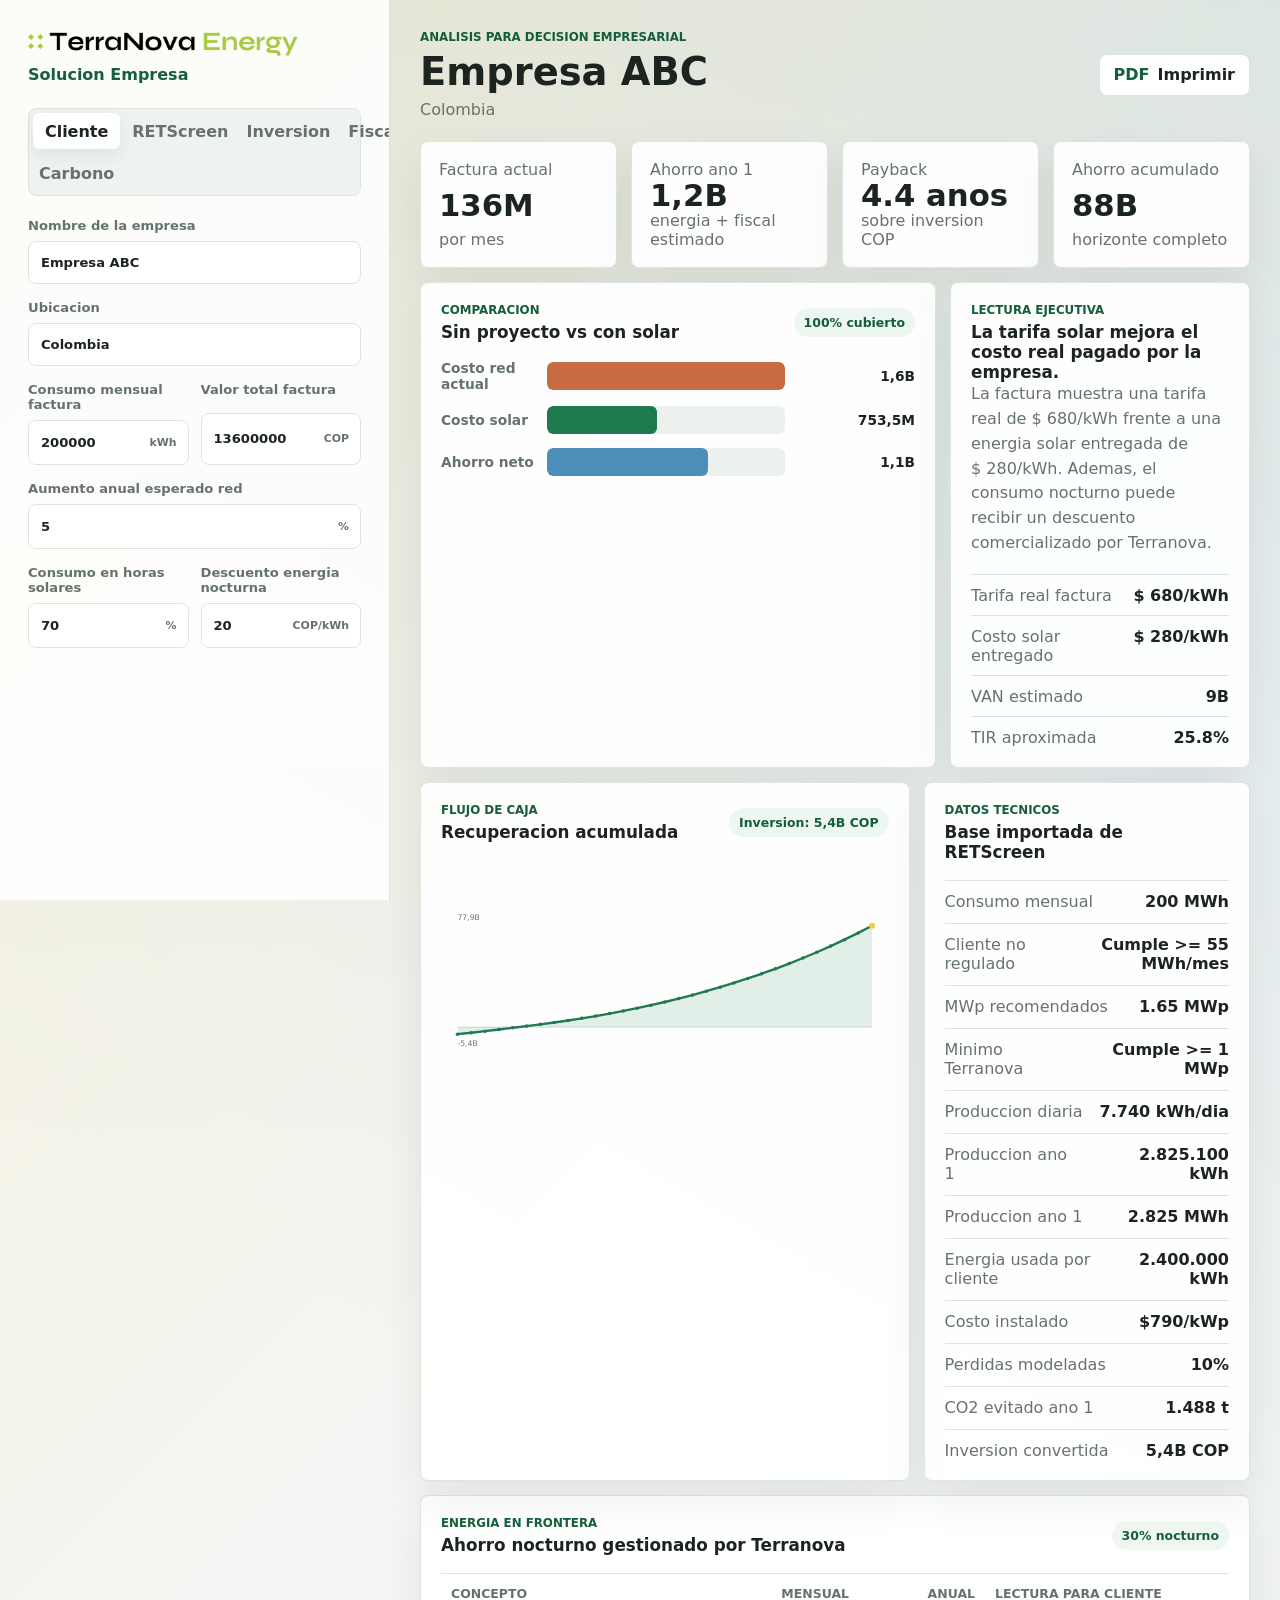
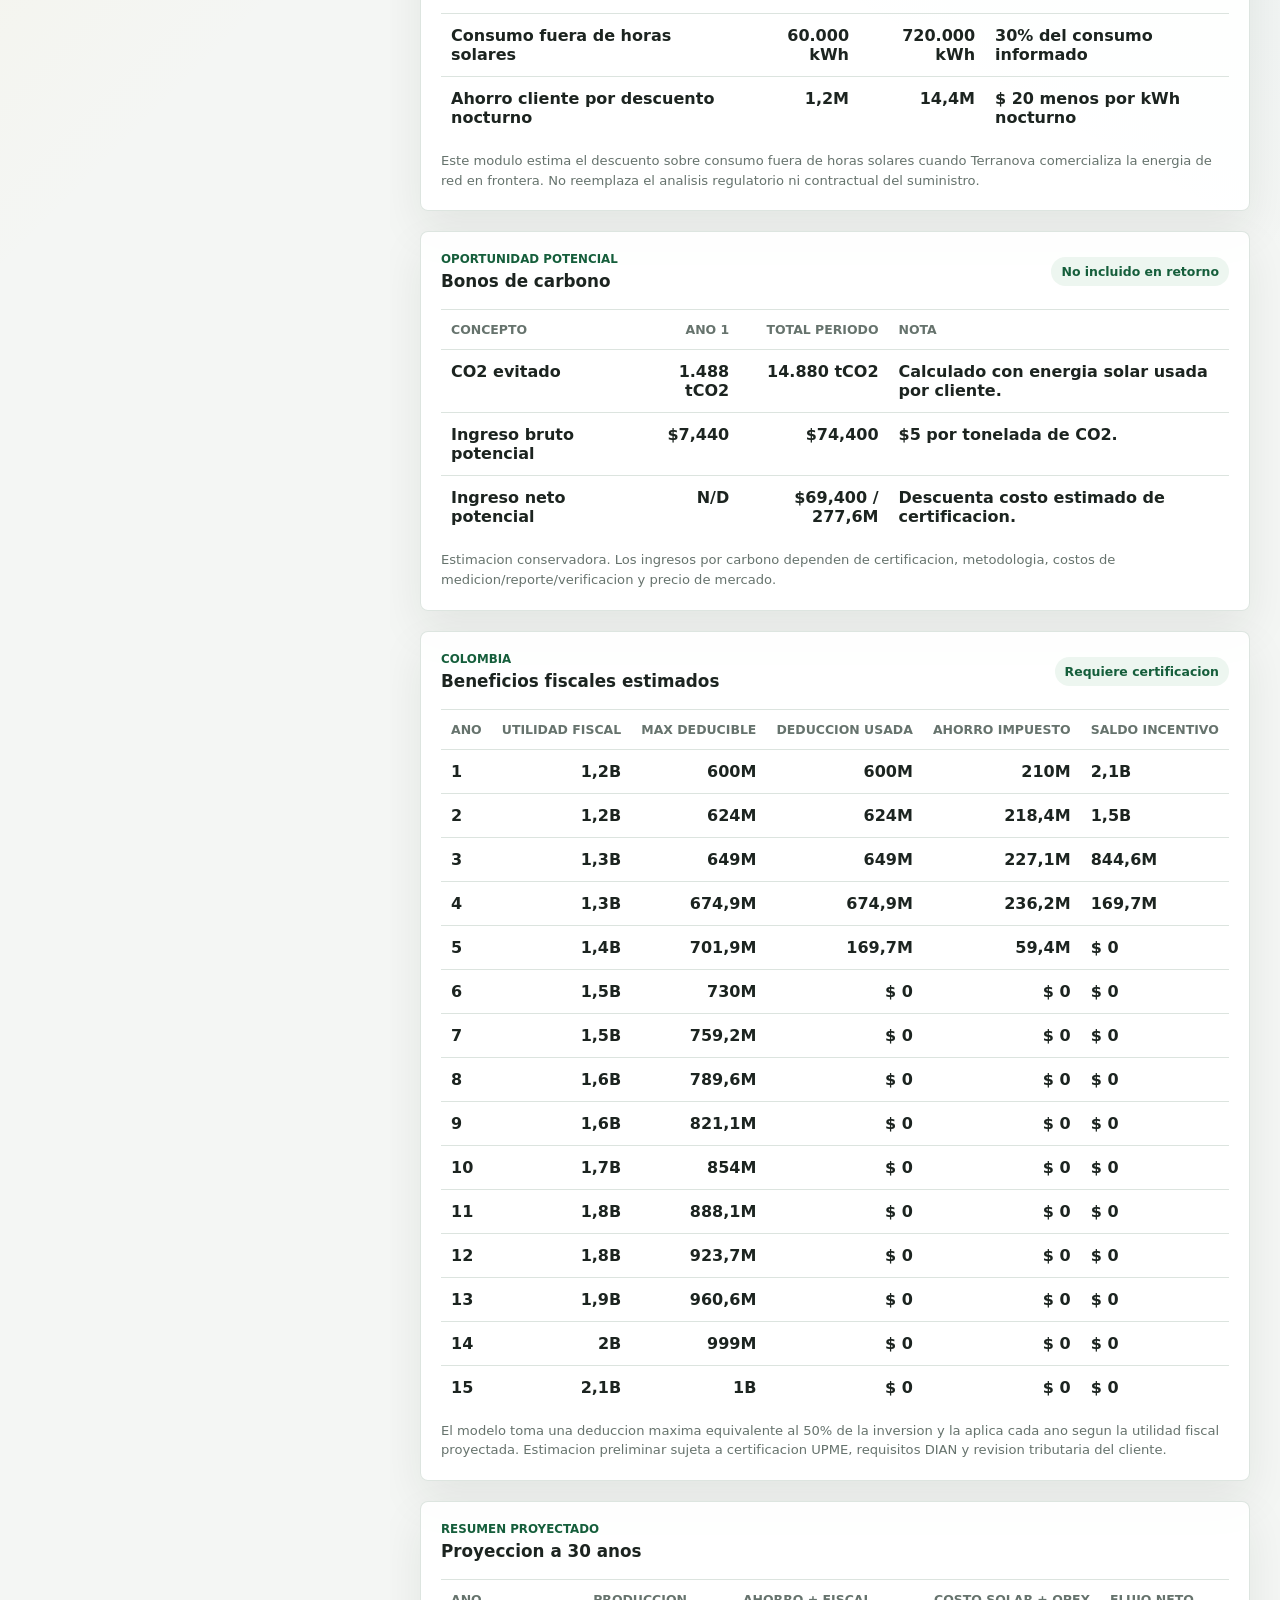
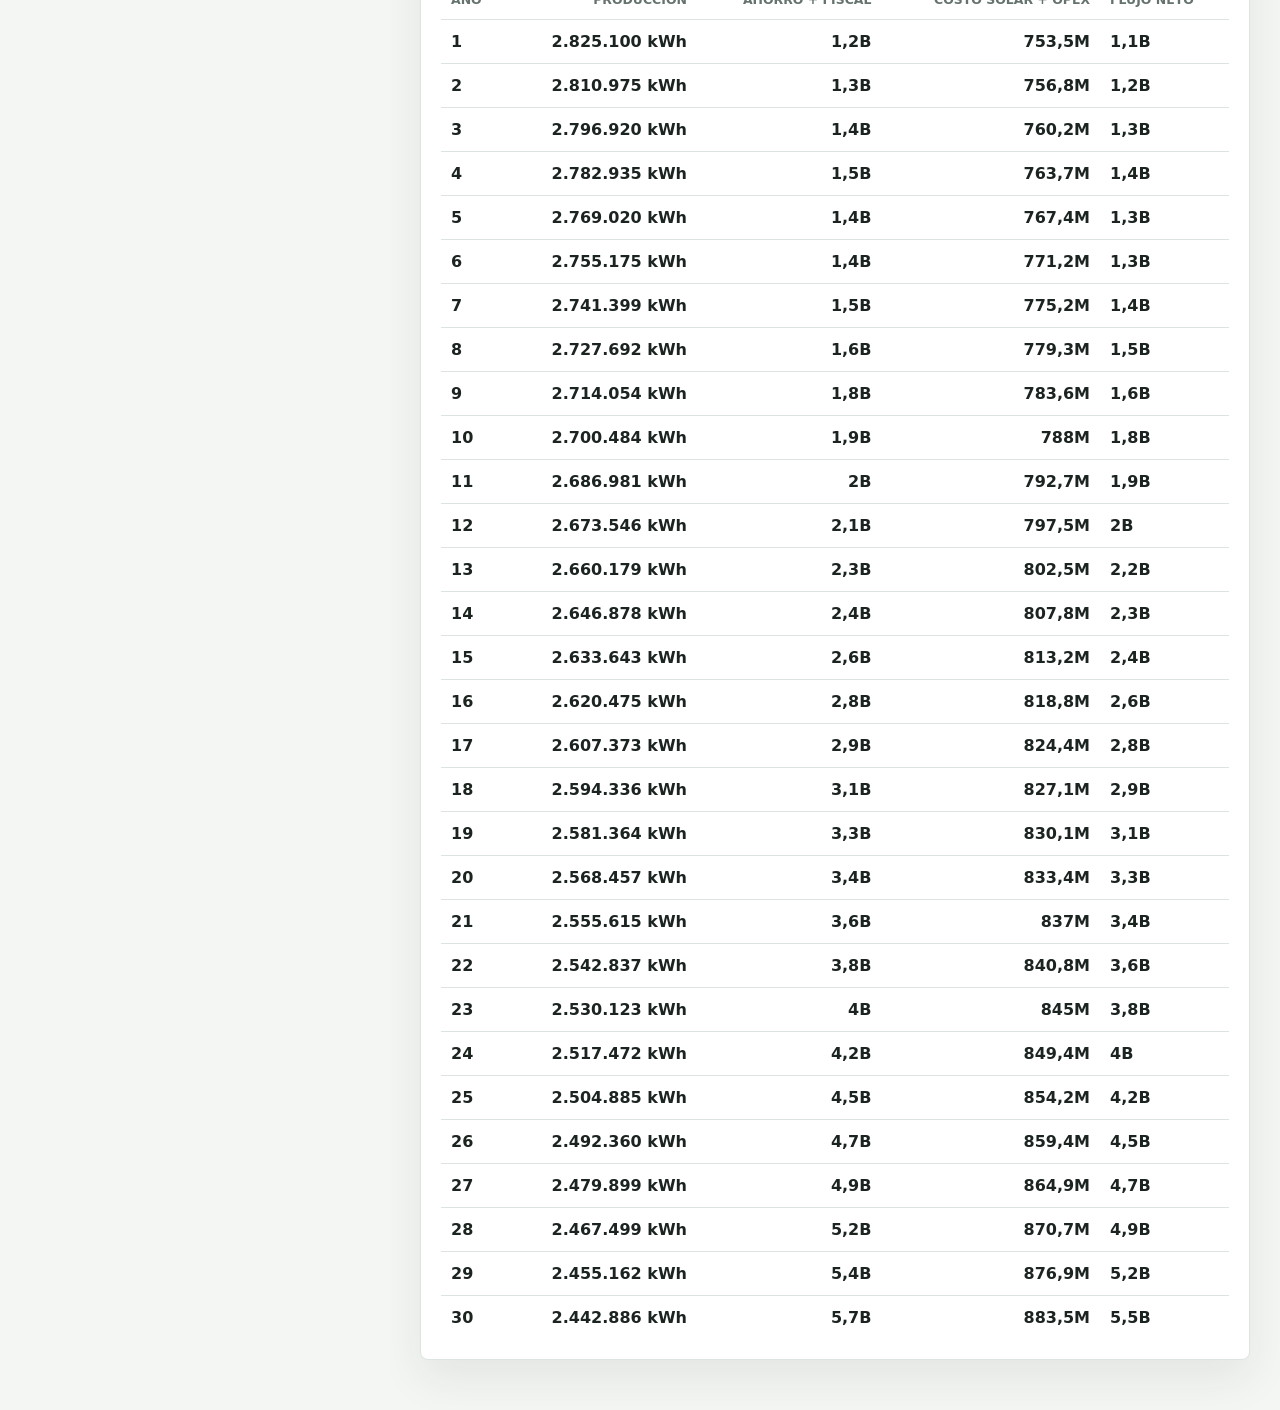
<file: solucion-empresas-colombia-v13.html>
<!doctype html>
<html lang="es">
  <head>
    <meta charset="utf-8" />
    <meta name="viewport" content="width=device-width, initial-scale=1" />
    <title>terraNova Energy | Solucion Empresa</title>
    <style>
:root {
  --bg: #f4f6f4;
  --panel: #ffffff;
  --ink: #1c2420;
  --muted: #66736d;
  --line: #dce4df;
  --green: #1f7a4f;
  --green-dark: #155e3b;
  --yellow: #f4c84a;
  --sky: #4b8fb8;
  --terra: #c76b42;
  --shadow: 0 18px 45px rgba(25, 37, 31, 0.08);
}

* {
  box-sizing: border-box;
}

body {
  margin: 0;
  min-height: 100vh;
  background:
    linear-gradient(135deg, rgba(244, 200, 74, 0.18), transparent 32%),
    linear-gradient(210deg, rgba(75, 143, 184, 0.14), transparent 35%),
    var(--bg);
  color: var(--ink);
  font-family:
    Inter, ui-sans-serif, system-ui, -apple-system, BlinkMacSystemFont, "Segoe UI",
    sans-serif;
}

button,
input {
  font: inherit;
}

.app-shell {
  display: grid;
  grid-template-columns: minmax(320px, 390px) minmax(0, 1fr);
  min-height: 100vh;
}

.input-panel {
  background: rgba(255, 255, 255, 0.86);
  border-right: 1px solid var(--line);
  padding: 28px;
  position: sticky;
  top: 0;
  height: 100vh;
  overflow: auto;
}

.brand-row,
.dashboard-header,
.panel-head {
  display: flex;
  align-items: center;
  justify-content: space-between;
  gap: 18px;
}

.brand-row {
  justify-content: flex-start;
  margin-bottom: 24px;
}

.brand-lockup {
  display: grid;
  gap: 8px;
}

.brand-lockup img {
  display: block;
  width: min(100%, 270px);
  height: auto;
}

.brand-lockup h1 {
  color: var(--green-dark);
  font-size: 1rem;
  font-weight: 850;
  margin: 0;
}

.eyebrow {
  color: var(--green-dark);
  font-size: 0.74rem;
  font-weight: 800;
  letter-spacing: 0;
  margin: 0 0 5px;
  text-transform: uppercase;
}

h1,
h2,
h3,
p {
  margin-top: 0;
}

h1 {
  font-size: 1.15rem;
  margin-bottom: 0;
}

h2 {
  font-size: clamp(1.55rem, 3vw, 2.4rem);
  margin-bottom: 6px;
}

h3 {
  font-size: 1.05rem;
  margin-bottom: 0;
}

.tabs {
  display: grid;
  grid-template-columns: repeat(4, 1fr);
  gap: 6px;
  padding: 4px;
  border: 1px solid var(--line);
  border-radius: 8px;
  background: #eef3ef;
  margin-bottom: 22px;
}

.tab {
  border: 0;
  border-radius: 6px;
  min-height: 36px;
  background: transparent;
  color: var(--muted);
  cursor: pointer;
  font-weight: 700;
}

.tab.active {
  background: var(--panel);
  color: var(--ink);
  box-shadow: 0 6px 16px rgba(36, 48, 41, 0.08);
}

.form-section {
  display: none;
}

.form-section.active {
  display: grid;
  gap: 16px;
}

label {
  display: grid;
  gap: 8px;
  color: var(--muted);
  font-size: 0.82rem;
  font-weight: 700;
}

input {
  width: 100%;
  min-height: 43px;
  border: 1px solid var(--line);
  border-radius: 8px;
  background: #fff;
  color: var(--ink);
  padding: 0 12px;
  outline: none;
}

input:focus {
  border-color: var(--green);
  box-shadow: 0 0 0 3px rgba(31, 122, 79, 0.13);
}

.field-grid {
  display: grid;
  grid-template-columns: repeat(2, minmax(0, 1fr));
  gap: 12px;
}

.input-unit {
  display: grid;
  grid-template-columns: minmax(0, 1fr) auto;
  align-items: center;
  overflow: hidden;
  border: 1px solid var(--line);
  border-radius: 8px;
  background: #fff;
}

.input-unit input {
  border: 0;
  border-radius: 0;
}

.input-unit small {
  color: var(--muted);
  padding: 0 11px;
  white-space: nowrap;
}

.dashboard {
  padding: 30px;
  overflow: hidden;
}

.dashboard-header {
  margin-bottom: 22px;
}

#subheadline {
  color: var(--muted);
  margin-bottom: 0;
}

.print-button {
  border: 1px solid var(--line);
  border-radius: 8px;
  min-height: 42px;
  padding: 0 14px;
  background: var(--panel);
  color: var(--ink);
  cursor: pointer;
  display: inline-flex;
  align-items: center;
  gap: 8px;
  font-weight: 800;
}

.print-button span {
  color: var(--green-dark);
}

.summary-band {
  display: grid;
  grid-template-columns: repeat(4, minmax(0, 1fr));
  gap: 14px;
  margin-bottom: 14px;
}

.summary-band article,
.panel {
  background: rgba(255, 255, 255, 0.92);
  border: 1px solid rgba(220, 228, 223, 0.95);
  border-radius: 8px;
  box-shadow: var(--shadow);
}

.summary-band article {
  padding: 18px;
  min-height: 122px;
  display: grid;
  align-content: space-between;
}

.summary-band p,
.summary-band span {
  color: var(--muted);
  margin: 0;
}

.summary-band strong {
  font-size: clamp(1.38rem, 2.4vw, 2rem);
  line-height: 1.05;
}

.insight-grid {
  display: grid;
  grid-template-columns: minmax(0, 1.45fr) minmax(300px, 0.75fr);
  gap: 14px;
  margin-bottom: 14px;
}

.insight-grid.bottom {
  grid-template-columns: minmax(0, 1.2fr) minmax(300px, 0.8fr);
}

.panel {
  padding: 20px;
  min-width: 0;
}

.panel-head {
  margin-bottom: 18px;
}

.panel-head span,
#coverageBadge,
#equityBadge {
  border-radius: 999px;
  background: #edf6f0;
  color: var(--green-dark);
  font-size: 0.78rem;
  font-weight: 800;
  padding: 7px 10px;
  white-space: nowrap;
}

.bar-chart {
  display: grid;
  gap: 14px;
}

.bar-row {
  display: grid;
  grid-template-columns: 94px minmax(0, 1fr) 118px;
  align-items: center;
  gap: 12px;
  color: var(--muted);
  font-size: 0.86rem;
  font-weight: 750;
}

.track {
  height: 28px;
  border-radius: 6px;
  background: #edf1ee;
  overflow: hidden;
}

.fill {
  height: 100%;
  border-radius: 6px;
  min-width: 2px;
}

.fill.grid-cost {
  background: var(--terra);
}

.fill.solar-cost {
  background: var(--green);
}

.fill.savings {
  background: var(--sky);
}

.bar-value {
  color: var(--ink);
  text-align: right;
}

.decision-panel p:not(.eyebrow) {
  color: var(--muted);
  line-height: 1.55;
}

dl {
  display: grid;
  gap: 10px;
  margin: 18px 0 0;
}

dl div,
.technical-list div {
  display: flex;
  justify-content: space-between;
  gap: 16px;
  border-top: 1px solid var(--line);
  padding-top: 11px;
}

dt,
.technical-list span {
  color: var(--muted);
}

dd,
.technical-list strong {
  margin: 0;
  font-weight: 850;
  text-align: right;
}

.line-chart {
  width: 100%;
  height: 240px;
  display: block;
  overflow: visible;
}

.technical-list {
  display: grid;
  gap: 12px;
}

.table-panel {
  margin-bottom: 20px;
}

.table-wrap {
  overflow-x: auto;
}

table {
  width: 100%;
  border-collapse: collapse;
  min-width: 780px;
}

th,
td {
  border-top: 1px solid var(--line);
  padding: 12px 10px;
  text-align: right;
  vertical-align: top;
}

th:first-child,
td:first-child,
th:last-child,
td:last-child {
  text-align: left;
}

th {
  color: var(--muted);
  font-size: 0.78rem;
  text-transform: uppercase;
}

td {
  font-weight: 700;
}

.fine-print {
  color: var(--muted);
  font-size: 0.82rem;
  line-height: 1.5;
  margin: 12px 0 0;
}

@media (max-width: 980px) {
  .app-shell {
    grid-template-columns: 1fr;
  }

  .input-panel {
    position: relative;
    height: auto;
    border-right: 0;
    border-bottom: 1px solid var(--line);
  }

  .summary-band,
  .insight-grid,
  .insight-grid.bottom {
    grid-template-columns: 1fr 1fr;
  }
}

@media (max-width: 680px) {
  .input-panel,
  .dashboard {
    padding: 18px;
  }

  .field-grid,
  .summary-band,
  .insight-grid,
  .insight-grid.bottom {
    grid-template-columns: 1fr;
  }

  .dashboard-header,
  .panel-head {
    align-items: flex-start;
    flex-direction: column;
  }

  .bar-row {
    grid-template-columns: 1fr;
    gap: 8px;
  }

  .bar-value {
    text-align: left;
  }
}

@media print {
  body {
    background: #fff;
  }

  .app-shell {
    display: block;
  }

  .input-panel,
  .print-button {
    display: none;
  }

  .dashboard {
    padding: 0;
  }

  .panel,
  .summary-band article {
    box-shadow: none;
    break-inside: avoid;
  }
}

    </style>
  </head>
  <body>
    <main class="app-shell">
      <aside class="input-panel" aria-label="Datos del proyecto">
        <div class="brand-row">
          <div class="brand-lockup">
            <img src="[data-uri]" alt="TerraNova Energy" />
            <h1>Solucion Empresa</h1>
          </div>
        </div>

        <div class="tabs" role="tablist" aria-label="Secciones">
          <button class="tab active" type="button" data-target="client">Cliente</button>
          <button class="tab" type="button" data-target="technical">RETScreen</button>
          <button class="tab" type="button" data-target="finance">Inversion</button>
          <button class="tab" type="button" data-target="tax">Fiscal</button>
          <button class="tab" type="button" data-target="carbon">Carbono</button>
        </div>

        <form id="project-form">
          <section class="form-section active" data-section="client">
            <label>
              Nombre de la empresa
              <input id="companyName" type="text" value="Empresa ABC" />
            </label>
            <label>
              Ubicacion
              <input id="location" type="text" value="Colombia" />
            </label>
            <div class="field-grid">
              <label>
                Consumo mensual factura
                <span class="input-unit">
                  <input id="monthlyConsumption" type="number" value="200000" min="0" step="100" />
                  <small>kWh</small>
                </span>
              </label>
              <label>
                Valor total factura
                <span class="input-unit">
                  <input id="monthlyBill" type="number" value="136000000" min="0" step="100000" />
                  <small>COP</small>
                </span>
              </label>
            </div>
            <label>
              Aumento anual esperado red
              <span class="input-unit">
                <input id="tariffEscalation" type="number" value="5" min="0" max="25" step="0.1" />
                <small>%</small>
              </span>
            </label>
            <div class="field-grid">
              <label>
                Consumo en horas solares
                <span class="input-unit">
                  <input id="dayConsumptionPercent" type="number" value="70" min="0" max="100" step="1" />
                  <small>%</small>
                </span>
              </label>
              <label>
                Descuento energia nocturna
                <span class="input-unit">
                  <input id="nightDiscountRate" type="number" value="20" min="0" step="1" />
                  <small>COP/kWh</small>
                </span>
              </label>
            </div>
            <input id="terranovaNightMargin" type="hidden" value="15" />
          </section>

          <section class="form-section" data-section="technical">
            <div class="field-grid">
              <label>
                Tamano FV estimado
                <span class="input-unit">
                  <input id="systemSize" type="number" value="1.72" min="0" step="0.01" />
                  <small>MWp</small>
                </span>
              </label>
              <label>
                Horas solares pico
                <span class="input-unit">
                  <input id="peakSunHours" type="number" value="4.5" min="0" max="8" step="0.1" />
                  <small>h/dia</small>
                </span>
              </label>
            </div>
            <div class="field-grid">
              <label>
                Cobertura objetivo
                <span class="input-unit">
                  <input id="coverageObjective" type="number" value="100" min="1" max="100" step="1" />
                  <small>%</small>
                </span>
              </label>
              <label>
                Perdidas del sistema
                <span class="input-unit">
                  <input id="systemLosses" type="number" value="10" min="0" max="60" step="0.1" />
                  <small>%</small>
                </span>
              </label>
              <label>
                Energia aplicable al cliente
                <span class="input-unit">
                  <input id="selfConsumption" type="number" value="92" min="0" max="100" step="1" />
                  <small>%</small>
                </span>
              </label>
            </div>
            <div class="field-grid">
              <label>
                Degradacion anual
                <span class="input-unit">
                  <input id="degradation" type="number" value="0.5" min="0" max="5" step="0.1" />
                  <small>%</small>
                </span>
              </label>
              <label>
                Factor CO2 red
                <span class="input-unit">
                  <input id="emissionsFactor" type="number" value="0.62" min="0" max="2" step="0.01" />
                  <small>kg/kWh</small>
                </span>
              </label>
            </div>
          </section>

          <section class="form-section" data-section="finance">
            <label>
              Costo por MWp instalado
              <span class="input-unit">
                <input id="capexUsd" type="number" value="790000" min="0" step="1000" />
                <small>USD/MWp</small>
              </span>
            </label>
            <div class="field-grid">
              <label>
                TRM / conversion
                <span class="input-unit">
                  <input id="exchangeRate" type="number" value="4000" min="0" step="10" />
                  <small>COP/USD</small>
                </span>
              </label>
              <label>
                Costo solar entregado
                <span class="input-unit">
                  <input id="solarDeliveredRate" type="number" value="280" min="0" step="1" />
                  <small>COP/kWh</small>
                </span>
              </label>
            </div>
            <div class="field-grid">
              <label>
                OPEX anual
                <span class="input-unit">
                  <input id="opexPercent" type="number" value="1.5" min="0" max="10" step="0.1" />
                  <small>% CAPEX</small>
                </span>
              </label>
              <label>
                Horizonte
                <span class="input-unit">
                  <input id="analysisYears" type="number" value="30" min="1" max="30" step="1" />
                  <small>anos</small>
                </span>
              </label>
            </div>
            <label>
              Tasa de descuento
              <span class="input-unit">
                <input id="discountRate" type="number" value="12" min="0" max="40" step="0.1" />
                <small>%</small>
              </span>
            </label>
          </section>

          <section class="form-section" data-section="tax">
            <div class="field-grid">
              <label>
                Utilidad fiscal ano 1
                <span class="input-unit">
                  <input id="taxableIncome" type="number" value="1200000000" min="0" step="1000000" />
                  <small>COP</small>
                </span>
              </label>
              <label>
                Crecimiento utilidad
                <span class="input-unit">
                  <input id="incomeGrowth" type="number" value="4" min="-20" max="50" step="0.1" />
                  <small>%</small>
                </span>
              </label>
            </div>
            <div class="field-grid">
              <label>
                Impuesto renta
                <span class="input-unit">
                  <input id="incomeTaxRate" type="number" value="35" min="0" max="50" step="0.1" />
                  <small>%</small>
                </span>
              </label>
              <label>
                Max deducible anual
                <span class="input-unit">
                  <input id="maxDeductionPercent" type="number" value="50" min="0" max="100" step="1" />
                  <small>% utilidad</small>
                </span>
              </label>
            </div>
            <label>
              Plazo maximo incentivo
              <span class="input-unit">
                <input id="deductionYears" type="number" value="15" min="1" max="15" step="1" />
                <small>anos</small>
              </span>
            </label>
          </section>

          <section class="form-section" data-section="carbon">
            <div class="field-grid">
              <label>
                Precio conservador CO2
                <span class="input-unit">
                  <input id="carbonPriceUsd" type="number" value="5" min="0" step="0.5" />
                  <small>USD/tCO2</small>
                </span>
              </label>
              <label>
                Costo certificacion
                <span class="input-unit">
                  <input id="carbonCertificationCostUsd" type="number" value="5000" min="0" step="500" />
                  <small>USD</small>
                </span>
              </label>
            </div>
            <div class="field-grid">
              <label>
                Anos aplicables
                <span class="input-unit">
                  <input id="carbonYears" type="number" value="10" min="1" max="30" step="1" />
                  <small>anos</small>
                </span>
              </label>
              <label>
                Incluir en retorno
                <span class="input-unit">
                  <input id="includeCarbonRevenue" type="number" value="0" min="0" max="1" step="1" />
                  <small>0/1</small>
                </span>
              </label>
            </div>
          </section>
        </form>
      </aside>

      <section class="dashboard" aria-live="polite">
        <header class="dashboard-header">
          <div>
            <p class="eyebrow">Analisis para decision empresarial</p>
            <h2 id="headline">Empresa ABC</h2>
            <p id="subheadline">Santo Domingo, RD</p>
          </div>
          <button id="printButton" class="print-button" type="button" title="Imprimir propuesta">
            <span aria-hidden="true">PDF</span>
            Imprimir
          </button>
        </header>

        <section class="summary-band">
          <article>
            <p>Factura actual</p>
            <strong id="currentMonthlyBill">$136M</strong>
            <span>por mes</span>
          </article>
          <article>
            <p>Ahorro ano 1</p>
            <strong id="yearOneSavings">$814M</strong>
            <span>energia + fiscal estimado</span>
          </article>
          <article>
            <p>Payback</p>
            <strong id="payback">4.5 anos</strong>
            <span>sobre inversion COP</span>
          </article>
          <article>
            <p>Ahorro acumulado</p>
            <strong id="lifetimeSavings">$25B</strong>
            <span>horizonte completo</span>
          </article>
        </section>

        <section class="insight-grid">
          <div class="panel chart-panel">
            <div class="panel-head">
              <div>
                <p class="eyebrow">Comparacion</p>
                <h3>Sin proyecto vs con solar</h3>
              </div>
              <span id="coverageBadge">68% cubierto</span>
            </div>
            <div class="bar-chart" id="barChart" aria-label="Comparacion de costos anuales"></div>
          </div>

          <div class="panel decision-panel">
            <p class="eyebrow">Lectura ejecutiva</p>
            <h3 id="decisionTitle">El proyecto reduce costo energetico desde el primer ano.</h3>
            <p id="decisionCopy">
              La empresa convierte gasto electrico variable en un activo propio, con ahorro creciente frente a la tarifa de red.
            </p>
            <dl>
              <div>
                <dt>Tarifa real factura</dt>
                <dd id="currentRate">$680/kWh</dd>
              </div>
              <div>
                <dt>Costo solar entregado</dt>
                <dd id="solarLcoe">$280/kWh</dd>
              </div>
              <div>
                <dt>VAN estimado</dt>
                <dd id="projectNpv">$3B</dd>
              </div>
              <div>
                <dt>TIR aproximada</dt>
                <dd id="projectIrr">22.6%</dd>
              </div>
            </dl>
          </div>
        </section>

        <section class="insight-grid bottom">
          <div class="panel">
            <div class="panel-head">
              <div>
                <p class="eyebrow">Flujo de caja</p>
                <h3>Recuperacion acumulada</h3>
              </div>
              <span id="equityBadge">Inversion: $3.2B COP</span>
            </div>
            <svg id="cashflowChart" class="line-chart" role="img" aria-label="Flujo de caja acumulado"></svg>
          </div>

          <div class="panel">
            <div class="panel-head">
              <div>
                <p class="eyebrow">Datos tecnicos</p>
                <h3>Base importada de RETScreen</h3>
              </div>
            </div>
            <div class="technical-list">
              <div>
                <span>Consumo mensual</span>
                <strong id="monthlyMwhMetric">200 MWh</strong>
              </div>
              <div>
                <span>Cliente no regulado</span>
                <strong id="nonRegulatedMetric">Cumple</strong>
              </div>
              <div>
                <span>MWp recomendados</span>
                <strong id="recommendedMwpMetric">1.65 MWp</strong>
              </div>
              <div>
                <span>Minimo Terranova</span>
                <strong id="terranovaMinimumMetric">Cumple</strong>
              </div>
              <div>
                <span>Produccion diaria</span>
                <strong id="dailyProductionMetric">7,740 kWh/dia</strong>
              </div>
              <div>
                <span>Produccion ano 1</span>
                <strong id="productionMetric">2,825,100 kWh</strong>
              </div>
              <div>
                <span>Produccion ano 1</span>
                <strong id="productionMwhMetric">2,825 MWh</strong>
              </div>
              <div>
                <span>Energia usada por cliente</span>
                <strong id="usedSolarMetric">2,400,000 kWh</strong>
              </div>
              <div>
                <span>Costo instalado</span>
                <strong id="installedCostMetric">$790/kWp</strong>
              </div>
              <div>
                <span>Perdidas modeladas</span>
                <strong id="lossesMetric">10%</strong>
              </div>
              <div>
                <span>CO2 evitado ano 1</span>
                <strong id="co2Metric">937 t</strong>
              </div>
              <div>
                <span>Inversion convertida</span>
                <strong id="capexCopMetric">$3.2B COP</strong>
              </div>
            </div>
          </div>
        </section>

        <section class="panel table-panel">
          <div class="panel-head">
            <div>
              <p class="eyebrow">Energia en frontera</p>
              <h3>Ahorro nocturno gestionado por Terranova</h3>
            </div>
            <span id="nightBadge">30% nocturno</span>
          </div>
          <div class="table-wrap">
            <table>
              <thead>
                <tr>
                  <th>Concepto</th>
                  <th>Mensual</th>
                  <th>Anual</th>
                  <th>Lectura para cliente</th>
                </tr>
              </thead>
              <tbody id="nightRows"></tbody>
            </table>
          </div>
          <p class="fine-print">
            Este modulo estima el descuento sobre consumo fuera de horas solares cuando Terranova comercializa la energia de red en frontera. No reemplaza el analisis regulatorio ni contractual del suministro.
          </p>
        </section>

        <section class="panel table-panel">
          <div class="panel-head">
            <div>
              <p class="eyebrow">Oportunidad potencial</p>
              <h3>Bonos de carbono</h3>
            </div>
            <span id="carbonBadge">No incluido en retorno</span>
          </div>
          <div class="table-wrap">
            <table>
              <thead>
                <tr>
                  <th>Concepto</th>
                  <th>Ano 1</th>
                  <th>Total periodo</th>
                  <th>Nota</th>
                </tr>
              </thead>
              <tbody id="carbonRows"></tbody>
            </table>
          </div>
          <p class="fine-print">
            Estimacion conservadora. Los ingresos por carbono dependen de certificacion, metodologia, costos de medicion/reporte/verificacion y precio de mercado.
          </p>
        </section>

        <section class="panel table-panel">
          <div class="panel-head">
            <div>
              <p class="eyebrow">Colombia</p>
              <h3>Beneficios fiscales estimados</h3>
            </div>
            <span>Requiere certificacion</span>
          </div>
          <div class="table-wrap">
            <table>
              <thead>
                <tr>
                  <th>Ano</th>
                  <th>Utilidad fiscal</th>
                  <th>Max deducible</th>
                  <th>Deduccion usada</th>
                  <th>Ahorro impuesto</th>
                  <th>Saldo incentivo</th>
                </tr>
              </thead>
              <tbody id="taxRows"></tbody>
            </table>
          </div>
          <p class="fine-print">
            El modelo toma una deduccion maxima equivalente al 50% de la inversion y la aplica cada ano segun la utilidad fiscal proyectada. Estimacion preliminar sujeta a certificacion UPME, requisitos DIAN y revision tributaria del cliente.
          </p>
        </section>

        <section class="panel table-panel">
          <div class="panel-head">
            <div>
              <p class="eyebrow">Resumen proyectado</p>
              <h3>Proyeccion a 30 anos</h3>
            </div>
          </div>
          <div class="table-wrap">
            <table>
              <thead>
                <tr>
                  <th>Ano</th>
                  <th>Produccion</th>
                  <th>Ahorro + fiscal</th>
                  <th>Costo solar + OPEX</th>
                  <th>Flujo neto</th>
                </tr>
              </thead>
              <tbody id="projectionRows"></tbody>
            </table>
          </div>
        </section>
      </section>
    </main>

    <script>
const fields = [
  "companyName",
  "location",
  "monthlyConsumption",
  "monthlyBill",
  "tariffEscalation",
  "dayConsumptionPercent",
  "nightDiscountRate",
  "terranovaNightMargin",
  "systemSize",
  "peakSunHours",
  "coverageObjective",
  "systemLosses",
  "selfConsumption",
  "degradation",
  "emissionsFactor",
  "capexUsd",
  "exchangeRate",
  "solarDeliveredRate",
  "opexPercent",
  "taxableIncome",
  "incomeGrowth",
  "incomeTaxRate",
  "maxDeductionPercent",
  "deductionYears",
  "carbonPriceUsd",
  "carbonCertificationCostUsd",
  "carbonYears",
  "includeCarbonRevenue",
  "analysisYears",
  "discountRate",
];

const cop = new Intl.NumberFormat("es-CO", {
  style: "currency",
  currency: "COP",
  maximumFractionDigits: 0,
});

const usd = new Intl.NumberFormat("en-US", {
  style: "currency",
  currency: "USD",
  maximumFractionDigits: 0,
});

const number = new Intl.NumberFormat("es-CO", {
  maximumFractionDigits: 0,
});

const compactNumber = new Intl.NumberFormat("es-CO", {
  minimumFractionDigits: 0,
  maximumFractionDigits: 1,
});

const copPerKwh = (value) => `${cop.format(value)}/kWh`;
const compactCop = (value) => {
  const abs = Math.abs(value);
  const sign = value < 0 ? "-" : "";
  if (abs >= 1_000_000_000) return `${sign}${compactNumber.format(abs / 1_000_000_000)}B`;
  if (abs >= 1_000_000) return `${sign}${compactNumber.format(abs / 1_000_000)}M`;
  return cop.format(value);
};

const getValue = (id) => {
  const input = document.getElementById(id);
  return input.type === "number" ? Number(input.value || 0) : input.value;
};

function npv(rate, cashflows) {
  return cashflows.reduce((total, cashflow, index) => {
    return total + cashflow / Math.pow(1 + rate, index);
  }, 0);
}

function irr(cashflows) {
  let low = -0.9;
  let high = 2.5;
  for (let i = 0; i < 90; i += 1) {
    const mid = (low + high) / 2;
    const value = npv(mid, cashflows);
    if (value > 0) low = mid;
    else high = mid;
  }
  return (low + high) / 2;
}

function calculate() {
  const data = Object.fromEntries(fields.map((field) => [field, getValue(field)]));
  const currentRate = data.monthlyConsumption > 0 ? data.monthlyBill / data.monthlyConsumption : 0;
  const annualConsumption = data.monthlyConsumption * 12;
  const nightConsumptionPercent = Math.max(100 - data.dayConsumptionPercent, 0);
  const monthlyNightConsumption = data.monthlyConsumption * (nightConsumptionPercent / 100);
  const annualNightConsumption = monthlyNightConsumption * 12;
  const monthlyNightSavings = monthlyNightConsumption * data.nightDiscountRate;
  const annualNightSavings = monthlyNightSavings * 12;
  const monthlyTerranovaNightMargin = monthlyNightConsumption * data.terranovaNightMargin;
  const annualTerranovaNightMargin = monthlyTerranovaNightMargin * 12;
  const monthlyMwh = data.monthlyConsumption / 1000;
  const netSolarFactor = Math.max(1 - data.systemLosses / 100, 0.01);
  const targetMonthlyKwh = data.monthlyConsumption * (data.coverageObjective / 100);
  const recommendedMwp = targetMonthlyKwh / (30 * data.peakSunHours * 1000 * netSolarFactor);
  const terranovaMinimumMwp = 1;
  const terranovaRequiredMwp = Math.max(recommendedMwp, terranovaMinimumMwp);
  const nonRegulatedMinimumMwh = 55;
  const qualifiesAsNonRegulated = monthlyMwh >= nonRegulatedMinimumMwh;
  const meetsTerranovaMinimum = data.systemSize >= terranovaMinimumMwp;
  const dailyProduction = data.systemSize * 1000 * data.peakSunHours;
  const yearOneProduction = dailyProduction * 365;
  const capexUsdTotal = data.capexUsd * data.systemSize;
  const capexCop = capexUsdTotal * data.exchangeRate;
  const opexYearOne = capexCop * (data.opexPercent / 100);
  const deductibleBase = capexCop * 0.5;
  const ivaReference = capexCop * 0.19;
  const depreciationReference = capexCop * 0.3333;
  const projectCashflows = [-capexCop];
  const rows = [];
  const taxRows = [];
  const fiscalYears = Math.min(data.deductionYears, data.analysisYears);
  let remainingDeduction = deductibleBase;
  let cumulative = -capexCop;
  let lifetimeEnergySavings = 0;
  let lifetimeFiscalBenefits = 0;
  let lifetimeProduction = 0;
  let payback = null;

  for (let year = 1; year <= data.analysisYears; year += 1) {
    const production = yearOneProduction * Math.pow(1 - data.degradation / 100, year - 1);
    const solarUsed = Math.min(production * (data.selfConsumption / 100), annualConsumption);
    const gridRate = currentRate * Math.pow(1 + data.tariffEscalation / 100, year - 1);
    const solarRate = data.solarDeliveredRate;
    const energySavings = Math.max(gridRate - solarRate, 0) * solarUsed;
    const solarServiceCost = solarRate * solarUsed;
    const opex = opexYearOne * Math.pow(1 + 0.04, year - 1);
    const taxableIncome = data.taxableIncome * Math.pow(1 + data.incomeGrowth / 100, year - 1);
    const maxDeduction = year <= fiscalYears ? taxableIncome * (data.maxDeductionPercent / 100) : 0;
    const usedDeduction = Math.min(remainingDeduction, maxDeduction);
    const fiscalBenefit = usedDeduction * (data.incomeTaxRate / 100);
    const nightSavings = annualNightSavings * Math.pow(1 + data.tariffEscalation / 100, year - 1);
    const carbonRevenue = data.includeCarbonRevenue === 1 && year <= data.carbonYears
      ? ((solarUsed * data.emissionsFactor) / 1000) * data.carbonPriceUsd * data.exchangeRate
      : 0;
    const netCashflow = energySavings + fiscalBenefit + nightSavings + carbonRevenue - opex;

    remainingDeduction = Math.max(remainingDeduction - usedDeduction, 0);
    cumulative += netCashflow;
    lifetimeEnergySavings += energySavings;
    lifetimeEnergySavings += nightSavings;
    lifetimeFiscalBenefits += fiscalBenefit;
    lifetimeProduction += production;
    projectCashflows.push(netCashflow);

    if (payback === null && cumulative >= 0) {
      const previousCumulative = cumulative - netCashflow;
      const fraction = netCashflow > 0 ? Math.abs(previousCumulative) / netCashflow : 0;
      payback = year - 1 + fraction;
    }

    rows.push({
      year,
      production,
      solarUsed,
      gridRate,
      energySavings,
      nightSavings,
      solarServiceCost,
      opex,
      fiscalBenefit,
      carbonRevenue,
      netCashflow,
      cumulative,
    });

    taxRows.push({
      year,
      taxableIncome,
      maxDeduction,
      usedDeduction,
      fiscalBenefit,
      remainingDeduction,
    });
  }

  const yearOne = rows[0];
  const solarUsedYearOne = yearOne?.solarUsed || 0;
  const coverage = annualConsumption > 0 ? solarUsedYearOne / annualConsumption : 0;
  const lcoe = lifetimeProduction > 0 ? (capexCop + opexYearOne * data.analysisYears) / lifetimeProduction : 0;
  const discountRate = data.discountRate / 100;
  const projectNpv = npv(discountRate, projectCashflows);
  const projectIrr = irr(projectCashflows);
  const co2Tons = (solarUsedYearOne * data.emissionsFactor) / 1000;
  const carbonGrossYearOneUsd = co2Tons * data.carbonPriceUsd;
  const carbonGrossPeriodUsd = carbonGrossYearOneUsd * data.carbonYears;
  const carbonNetPeriodUsd = Math.max(carbonGrossPeriodUsd - data.carbonCertificationCostUsd, 0);
  const carbonNetPeriodCop = carbonNetPeriodUsd * data.exchangeRate;

  return {
    data,
    currentRate,
    annualConsumption,
    nightConsumptionPercent,
    monthlyNightConsumption,
    annualNightConsumption,
    monthlyNightSavings,
    annualNightSavings,
    monthlyTerranovaNightMargin,
    annualTerranovaNightMargin,
    monthlyMwh,
    recommendedMwp,
    terranovaRequiredMwp,
    nonRegulatedMinimumMwh,
    qualifiesAsNonRegulated,
    meetsTerranovaMinimum,
    dailyProduction,
    yearOneProduction,
    capexUsdTotal,
    capexCop,
    opexYearOne,
    deductibleBase,
    ivaReference,
    depreciationReference,
    rows,
    taxRows,
    yearOne,
    coverage,
    lcoe,
    projectNpv,
    projectIrr,
    co2Tons,
    carbonGrossYearOneUsd,
    carbonGrossPeriodUsd,
    carbonNetPeriodUsd,
    carbonNetPeriodCop,
    solarUsedYearOne,
    lifetimeEnergySavings,
    lifetimeFiscalBenefits,
    lifetimeGrossSavings: lifetimeEnergySavings + lifetimeFiscalBenefits,
    payback,
  };
}

function renderBarChart(result) {
  const container = document.getElementById("barChart");
  const baseline = result.data.monthlyBill * 12;
  const withSolar = result.yearOne.solarServiceCost + result.yearOne.opex;
  const savings = result.yearOne.energySavings + result.yearOne.nightSavings + result.yearOne.fiscalBenefit - result.yearOne.opex;
  const maxValue = Math.max(baseline, withSolar, savings, 1);
  const bars = [
    ["Costo red actual", baseline, "grid-cost"],
    ["Costo solar", withSolar, "solar-cost"],
    ["Ahorro neto", savings, "savings"],
  ];

  container.innerHTML = bars.map(([label, value, className]) => {
    const width = Math.max((value / maxValue) * 100, 2);
    return `
      <div class="bar-row">
        <span>${label}</span>
        <div class="track"><div class="fill ${className}" style="width:${width}%"></div></div>
        <span class="bar-value">${compactCop(value)}</span>
      </div>
    `;
  }).join("");
}

function renderCashflow(result) {
  const svg = document.getElementById("cashflowChart");
  const width = 760;
  const height = 240;
  const pad = 28;
  const values = [-result.capexCop, ...result.rows.map((row) => row.cumulative)];
  const min = Math.min(...values, 0);
  const max = Math.max(...values, 1);
  const range = max - min || 1;
  const points = values.map((value, index) => {
    const x = pad + (index / (values.length - 1)) * (width - pad * 2);
    const y = height - pad - ((value - min) / range) * (height - pad * 2);
    return [x, y];
  });
  const zeroY = height - pad - ((0 - min) / range) * (height - pad * 2);
  const path = points.map(([x, y], index) => `${index === 0 ? "M" : "L"} ${x} ${y}`).join(" ");
  const area = `${path} L ${points[points.length - 1][0]} ${zeroY} L ${points[0][0]} ${zeroY} Z`;

  svg.setAttribute("viewBox", `0 0 ${width} ${height}`);
  svg.innerHTML = `
    <line x1="${pad}" y1="${zeroY}" x2="${width - pad}" y2="${zeroY}" stroke="#dce4df" stroke-width="2" />
    <path d="${area}" fill="rgba(31, 122, 79, 0.12)"></path>
    <path d="${path}" fill="none" stroke="#1f7a4f" stroke-width="4" stroke-linecap="round" stroke-linejoin="round"></path>
    ${points.map(([x, y], index) => `
      <circle cx="${x}" cy="${y}" r="${index === points.length - 1 ? 5 : 3}" fill="${index === points.length - 1 ? "#f4c84a" : "#1f7a4f"}"></circle>
    `).join("")}
    <text x="${pad}" y="18" fill="#66736d" font-size="13">${compactCop(max)}</text>
    <text x="${pad}" y="${height - 8}" fill="#66736d" font-size="13">${compactCop(min)}</text>
  `;
}

function renderTable(result) {
  const rows = result.rows;
  document.getElementById("projectionRows").innerHTML = rows.map((row) => `
    <tr>
      <td>${row.year}</td>
      <td>${number.format(row.production)} kWh</td>
      <td>${compactCop(row.energySavings + row.nightSavings + row.fiscalBenefit + row.carbonRevenue)}</td>
      <td>${compactCop(row.solarServiceCost + row.opex)}</td>
      <td>${compactCop(row.netCashflow)}</td>
    </tr>
  `).join("");
}

function renderNightTable(result) {
  const rows = [
    [
      "Consumo fuera de horas solares",
      `${number.format(result.monthlyNightConsumption)} kWh`,
      `${number.format(result.annualNightConsumption)} kWh`,
      `${result.nightConsumptionPercent}% del consumo informado`,
    ],
    [
      "Ahorro cliente por descuento nocturno",
      compactCop(result.monthlyNightSavings),
      compactCop(result.annualNightSavings),
      `${cop.format(result.data.nightDiscountRate)} menos por kWh nocturno`,
    ],
  ];

  document.getElementById("nightRows").innerHTML = rows.map((row) => `
    <tr>
      <td>${row[0]}</td>
      <td>${row[1]}</td>
      <td>${row[2]}</td>
      <td>${row[3]}</td>
    </tr>
  `).join("");
}

function renderTaxTable(result) {
  const rows = result.taxRows.slice(0, result.data.deductionYears);
  document.getElementById("taxRows").innerHTML = rows.map((row) => `
    <tr>
      <td>${row.year}</td>
      <td>${compactCop(row.taxableIncome)}</td>
      <td>${compactCop(row.maxDeduction)}</td>
      <td>${compactCop(row.usedDeduction)}</td>
      <td>${compactCop(row.fiscalBenefit)}</td>
      <td>${compactCop(row.remainingDeduction)}</td>
    </tr>
  `).join("");
}

function renderCarbonTable(result) {
  const rows = [
    [
      "CO2 evitado",
      `${number.format(result.co2Tons)} tCO2`,
      `${number.format(result.co2Tons * result.data.carbonYears)} tCO2`,
      "Calculado con energia solar usada por cliente.",
    ],
    [
      "Ingreso bruto potencial",
      usd.format(result.carbonGrossYearOneUsd),
      usd.format(result.carbonGrossPeriodUsd),
      `${usd.format(result.data.carbonPriceUsd)} por tonelada de CO2.`,
    ],
    [
      "Ingreso neto potencial",
      "N/D",
      `${usd.format(result.carbonNetPeriodUsd)} / ${compactCop(result.carbonNetPeriodCop)}`,
      "Descuenta costo estimado de certificacion.",
    ],
  ];

  document.getElementById("carbonRows").innerHTML = rows.map((row) => `
    <tr>
      <td>${row[0]}</td>
      <td>${row[1]}</td>
      <td>${row[2]}</td>
      <td>${row[3]}</td>
    </tr>
  `).join("");
}

function updateDashboard() {
  const result = calculate();
  const paybackText = result.payback ? `${result.payback.toFixed(1)} anos` : "No recupera";

  document.getElementById("headline").textContent = result.data.companyName || "Proyecto solar";
  document.getElementById("subheadline").textContent = result.data.location || "Ubicacion pendiente";
  document.getElementById("currentMonthlyBill").textContent = compactCop(result.data.monthlyBill);
  document.getElementById("yearOneSavings").textContent = compactCop(
    result.yearOne.energySavings + result.yearOne.nightSavings + result.yearOne.fiscalBenefit + result.yearOne.carbonRevenue,
  );
  document.getElementById("payback").textContent = paybackText;
  document.getElementById("lifetimeSavings").textContent = compactCop(result.lifetimeGrossSavings);
  document.getElementById("coverageBadge").textContent = `${Math.round(result.coverage * 100)}% cubierto`;
  document.getElementById("equityBadge").textContent = `Inversion: ${compactCop(result.capexCop)} COP`;
  document.getElementById("currentRate").textContent = copPerKwh(result.currentRate);
  document.getElementById("solarLcoe").textContent = copPerKwh(result.data.solarDeliveredRate);
  document.getElementById("projectNpv").textContent = compactCop(result.projectNpv);
  document.getElementById("projectIrr").textContent = Number.isFinite(result.projectIrr)
    ? `${(result.projectIrr * 100).toFixed(1)}%`
    : "N/D";
  document.getElementById("productionMetric").textContent = `${number.format(result.yearOneProduction)} kWh`;
  document.getElementById("dailyProductionMetric").textContent = `${number.format(result.dailyProduction)} kWh/dia`;
  document.getElementById("monthlyMwhMetric").textContent = `${number.format(result.monthlyMwh)} MWh`;
  document.getElementById("nonRegulatedMetric").textContent = result.qualifiesAsNonRegulated
    ? `Cumple >= ${result.nonRegulatedMinimumMwh} MWh/mes`
    : `No cumple < ${result.nonRegulatedMinimumMwh} MWh/mes`;
  document.getElementById("recommendedMwpMetric").textContent = `${result.recommendedMwp.toFixed(2)} MWp`;
  document.getElementById("terranovaMinimumMetric").textContent = result.meetsTerranovaMinimum
    ? "Cumple >= 1 MWp"
    : `Subir a ${result.terranovaRequiredMwp.toFixed(2)} MWp`;
  document.getElementById("productionMwhMetric").textContent = `${number.format(result.yearOneProduction / 1000)} MWh`;
  document.getElementById("usedSolarMetric").textContent = `${number.format(result.solarUsedYearOne)} kWh`;
  document.getElementById("lossesMetric").textContent = `${result.data.systemLosses}%`;
  document.getElementById("co2Metric").textContent = `${number.format(result.co2Tons)} t`;
  document.getElementById("capexCopMetric").textContent = `${compactCop(result.capexCop)} COP`;
  document.getElementById("installedCostMetric").textContent = `${usd.format(result.data.capexUsd / 1000)}/kWp`;
  document.getElementById("nightBadge").textContent = `${result.nightConsumptionPercent}% nocturno`;
  document.getElementById("carbonBadge").textContent = result.data.includeCarbonRevenue === 1
    ? "Incluido en retorno"
    : "No incluido en retorno";

  const spread = result.currentRate - result.data.solarDeliveredRate;
  const isAttractive = result.projectNpv > 0 && result.payback && result.payback <= 8 && spread > 0 && result.qualifiesAsNonRegulated && result.meetsTerranovaMinimum;
  document.getElementById("decisionTitle").textContent = isAttractive
    ? "La tarifa solar mejora el costo real pagado por la empresa."
    : "La propuesta necesita revisar elegibilidad, tarifa, produccion o inversion.";
  document.getElementById("decisionCopy").textContent = isAttractive
    ? `La factura muestra una tarifa real de ${copPerKwh(result.currentRate)} frente a una energia solar entregada de ${copPerKwh(result.data.solarDeliveredRate)}. Ademas, el consumo nocturno puede recibir un descuento comercializado por Terranova.`
    : "Antes de presentar, valida que el consumo alcance el umbral de cliente no regulado, que el proyecto sea minimo 1 MWp y que la tarifa real supere suficientemente el costo solar entregado.";

  renderBarChart(result);
  renderCashflow(result);
  renderNightTable(result);
  renderTaxTable(result);
  renderCarbonTable(result);
  renderTable(result);
}

function bindEvents() {
  document.querySelectorAll(".tab").forEach((tab) => {
    tab.addEventListener("click", () => {
      document.querySelectorAll(".tab").forEach((item) => item.classList.remove("active"));
      document.querySelectorAll(".form-section").forEach((section) => section.classList.remove("active"));
      tab.classList.add("active");
      document.querySelector(`[data-section="${tab.dataset.target}"]`).classList.add("active");
    });
  });

  const form = document.getElementById("project-form");
  ["input", "change", "keyup"].forEach((eventName) => {
    form.addEventListener(eventName, updateDashboard);
  });

  document.getElementById("printButton").addEventListener("click", () => window.print());
}

bindEvents();
updateDashboard();

    </script>
  </body>
</html>
</file>
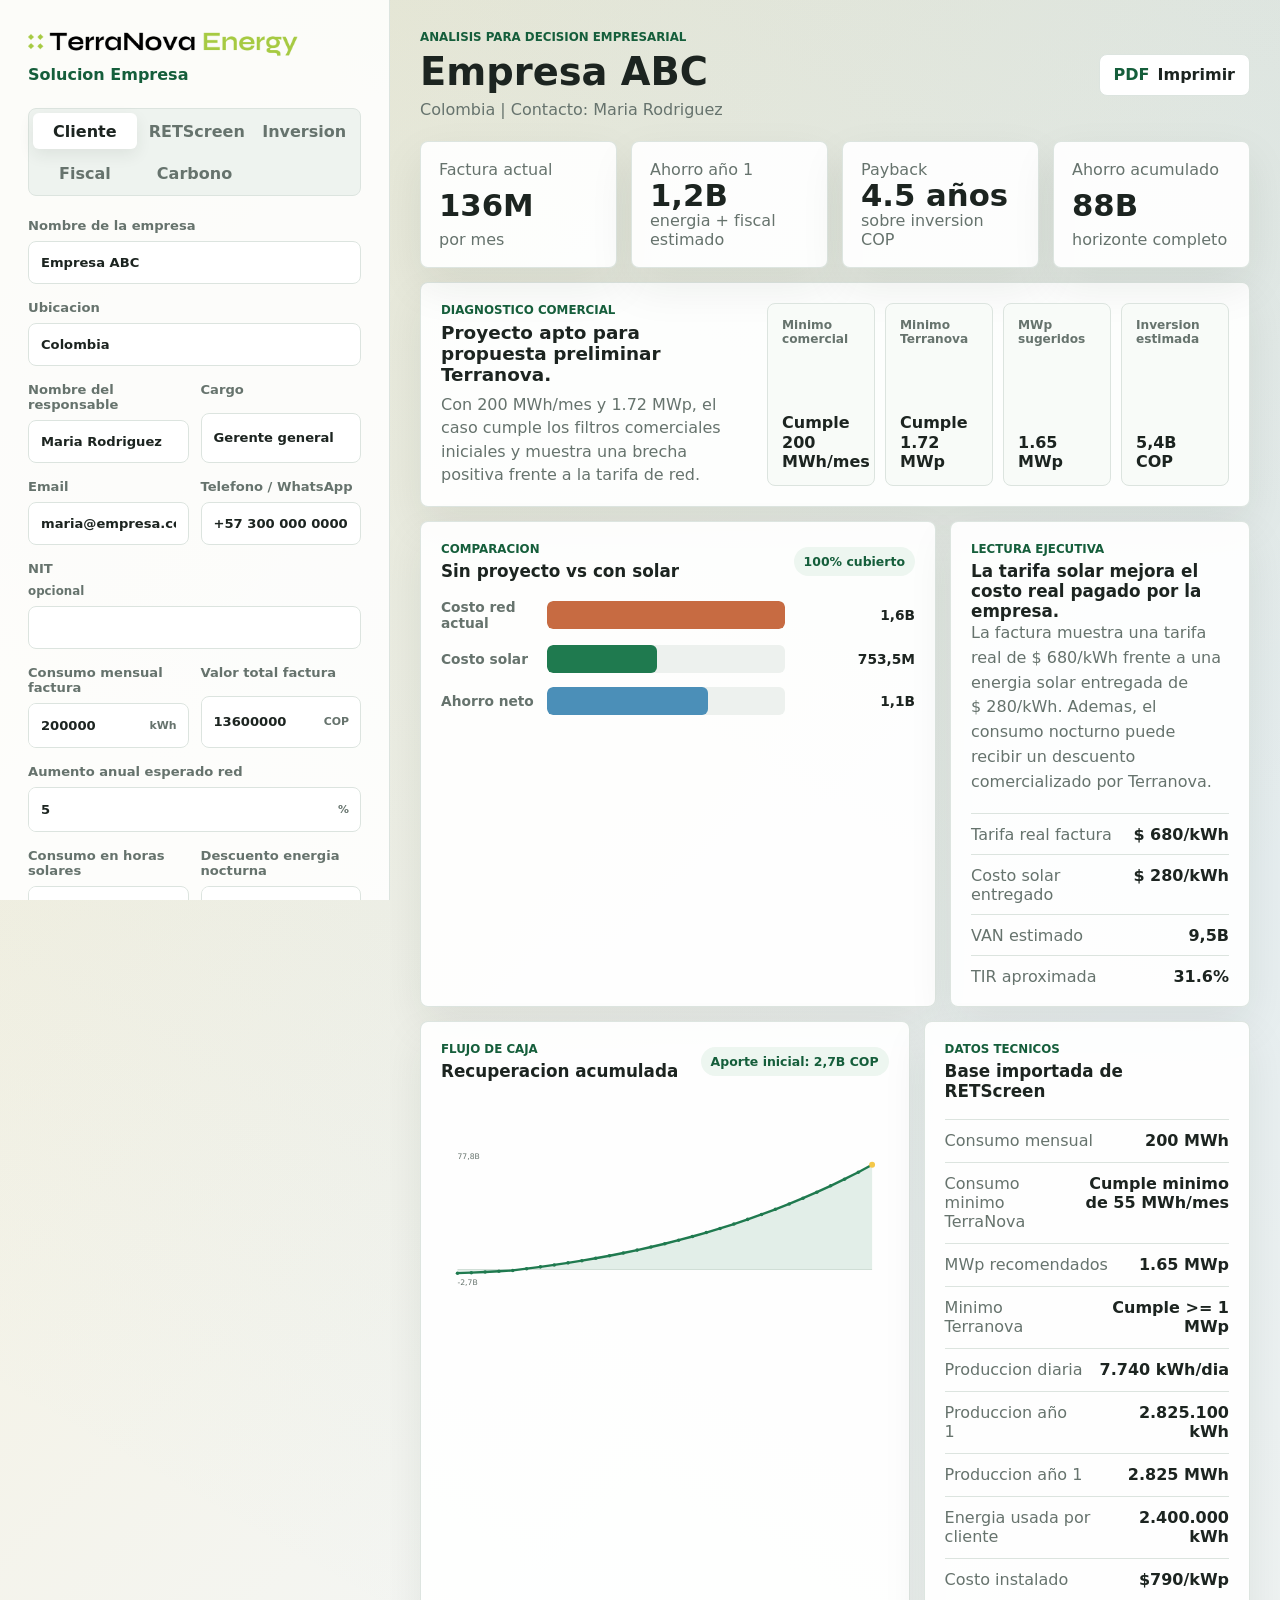
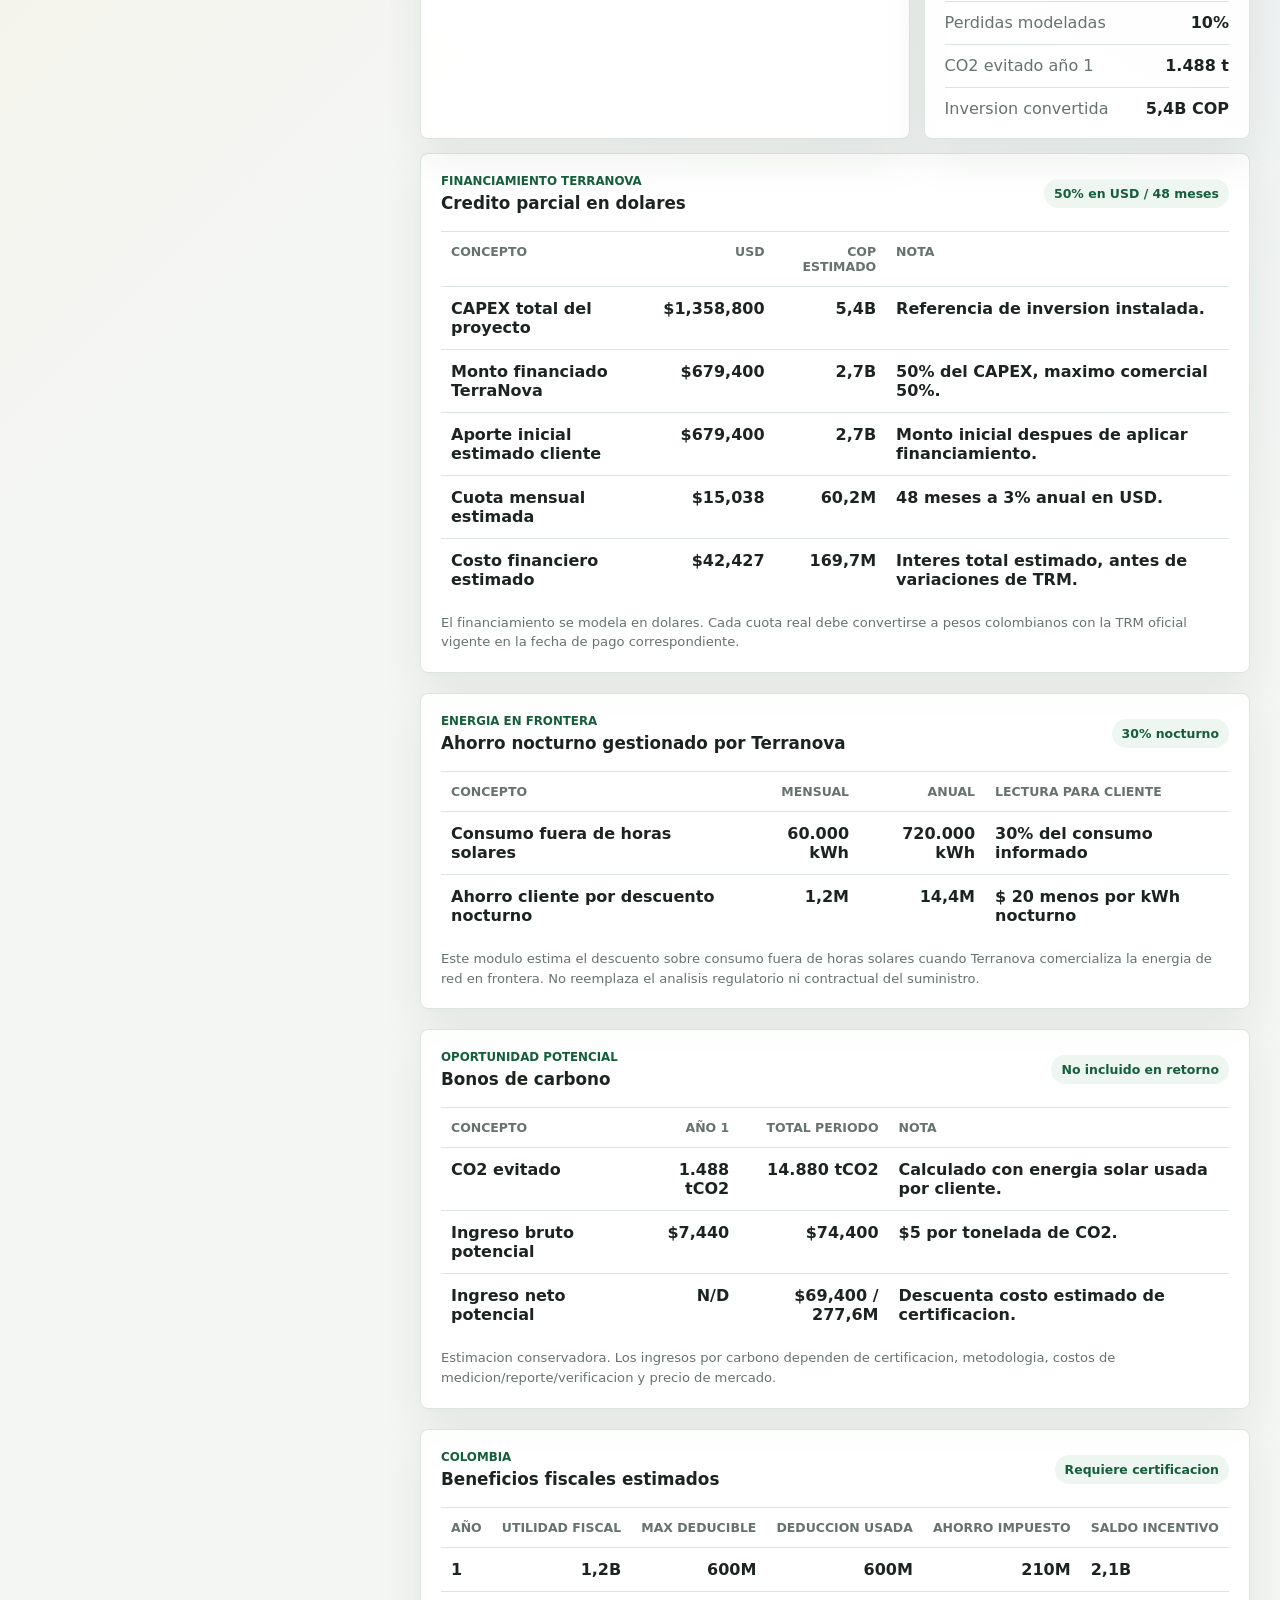
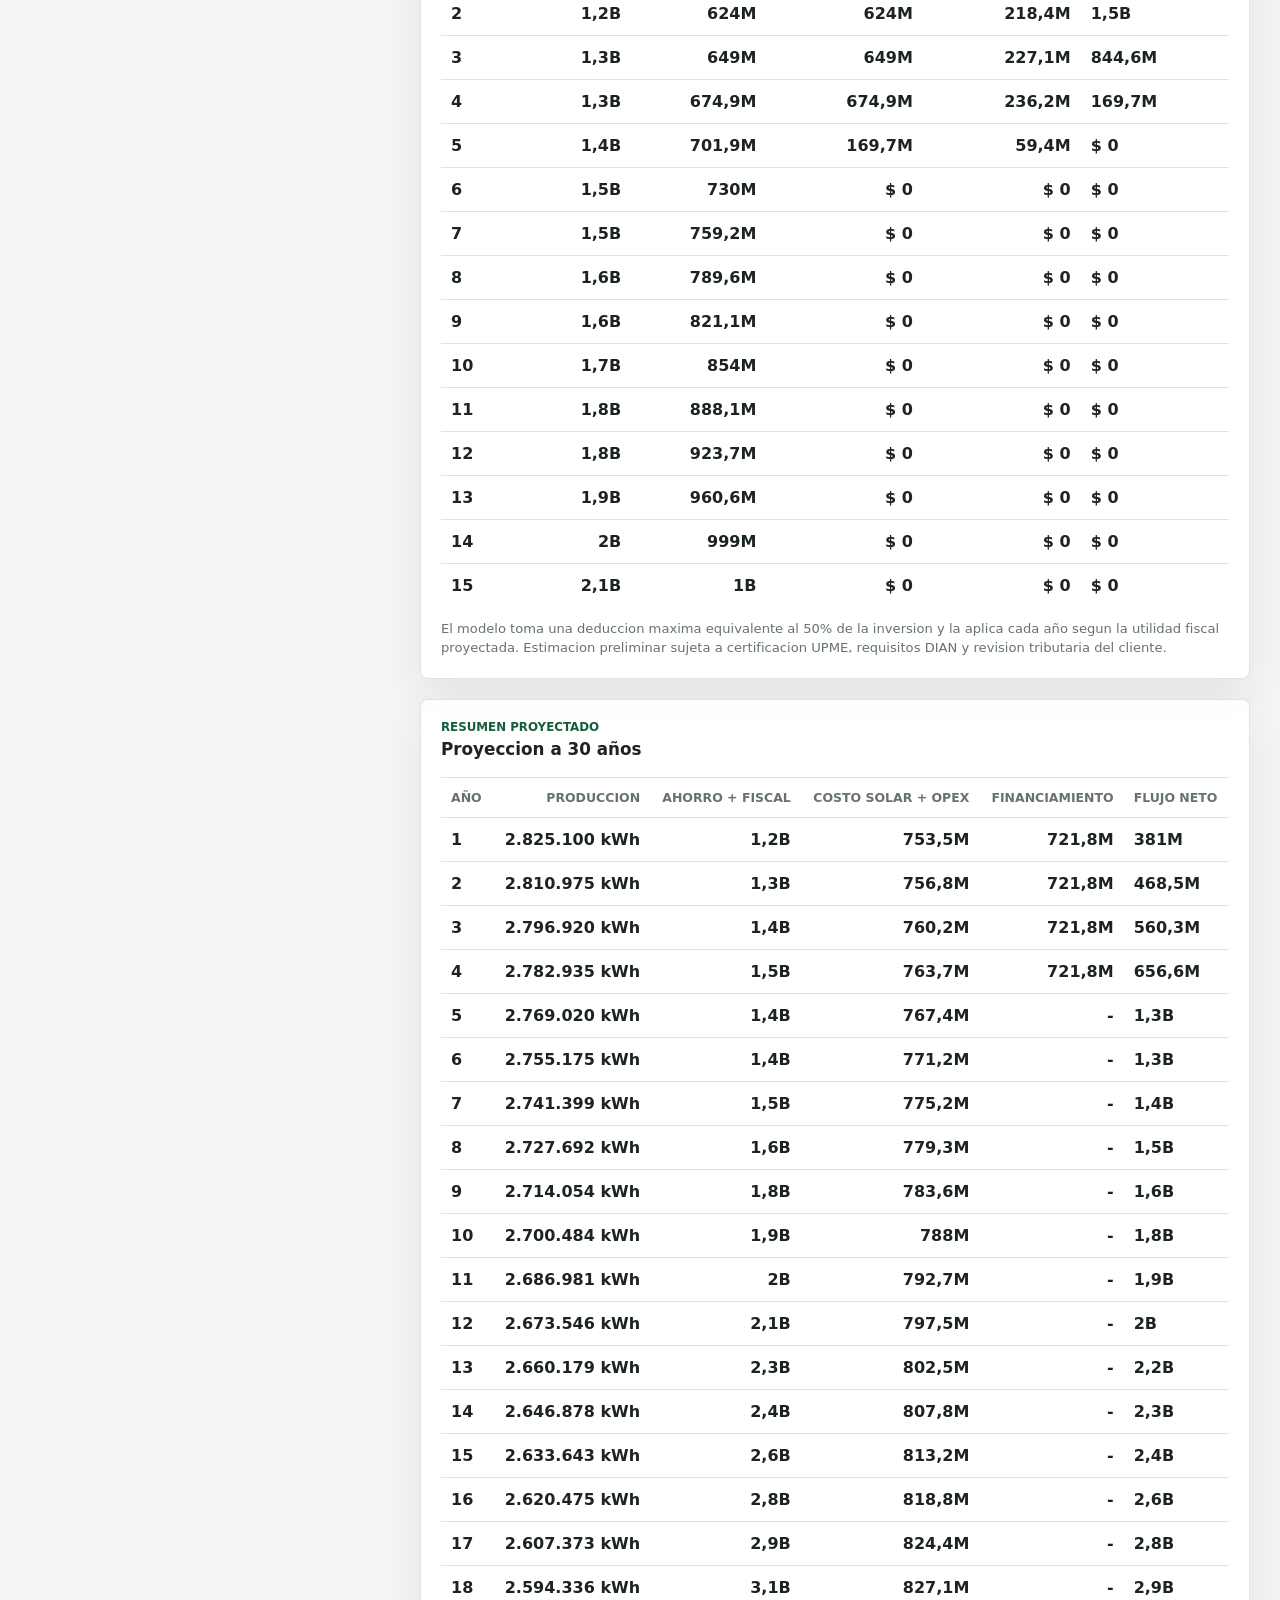
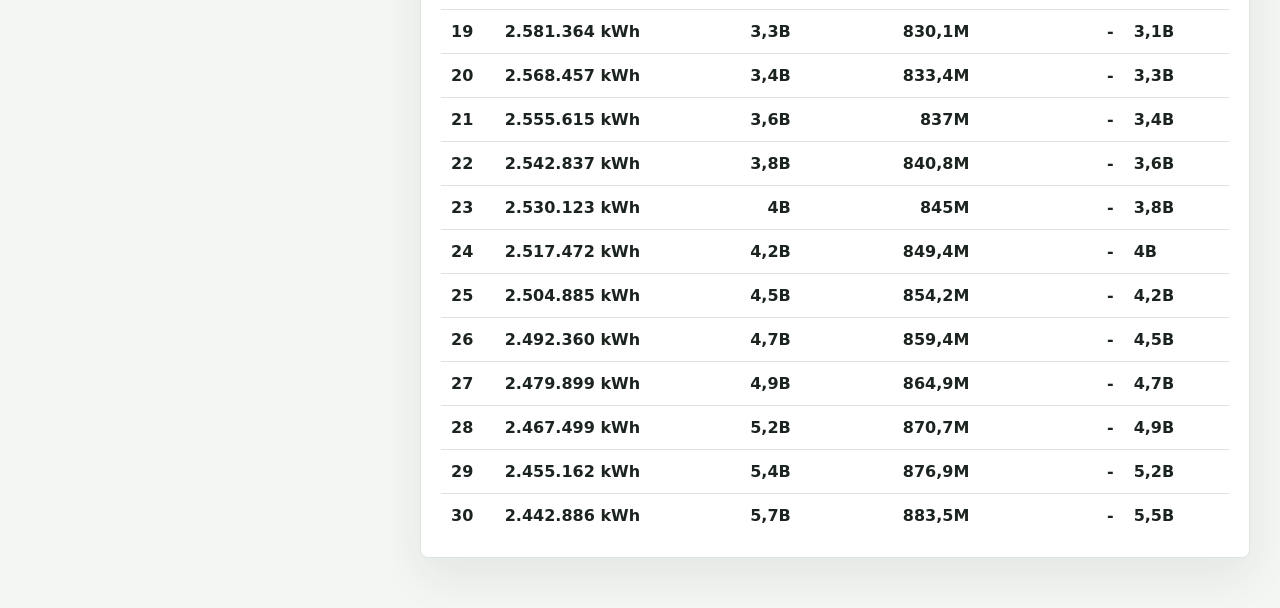
<file: solucion-empresas-colombia-v19.html>
<!doctype html>
<html lang="es">
  <head>
    <meta charset="utf-8" />
    <meta name="viewport" content="width=device-width, initial-scale=1" />
    <title>terraNova Energy | Solucion Empresa</title>
    <style>
:root {
  --bg: #f4f6f4;
  --panel: #ffffff;
  --ink: #1c2420;
  --muted: #66736d;
  --line: #dce4df;
  --green: #1f7a4f;
  --green-dark: #155e3b;
  --yellow: #f4c84a;
  --sky: #4b8fb8;
  --terra: #c76b42;
  --shadow: 0 18px 45px rgba(25, 37, 31, 0.08);
}

* {
  box-sizing: border-box;
}

body {
  margin: 0;
  min-height: 100vh;
  background:
    linear-gradient(135deg, rgba(244, 200, 74, 0.18), transparent 32%),
    linear-gradient(210deg, rgba(75, 143, 184, 0.14), transparent 35%),
    var(--bg);
  color: var(--ink);
  font-family:
    Inter, ui-sans-serif, system-ui, -apple-system, BlinkMacSystemFont, "Segoe UI",
    sans-serif;
}

button,
input {
  font: inherit;
}

.app-shell {
  display: grid;
  grid-template-columns: minmax(320px, 390px) minmax(0, 1fr);
  min-height: 100vh;
}

.input-panel {
  background: rgba(255, 255, 255, 0.86);
  border-right: 1px solid var(--line);
  padding: 28px;
  position: sticky;
  top: 0;
  height: 100vh;
  overflow: auto;
}

.brand-row,
.dashboard-header,
.panel-head {
  display: flex;
  align-items: center;
  justify-content: space-between;
  gap: 18px;
}

.brand-row {
  justify-content: flex-start;
  margin-bottom: 24px;
}

.brand-lockup {
  display: grid;
  gap: 8px;
}

.brand-lockup img {
  display: block;
  width: min(100%, 270px);
  height: auto;
}

.brand-lockup h1 {
  color: var(--green-dark);
  font-size: 1rem;
  font-weight: 850;
  margin: 0;
}

.eyebrow {
  color: var(--green-dark);
  font-size: 0.74rem;
  font-weight: 800;
  letter-spacing: 0;
  margin: 0 0 5px;
  text-transform: uppercase;
}

h1,
h2,
h3,
p {
  margin-top: 0;
}

h1 {
  font-size: 1.15rem;
  margin-bottom: 0;
}

h2 {
  font-size: clamp(1.55rem, 3vw, 2.4rem);
  margin-bottom: 6px;
}

h3 {
  font-size: 1.05rem;
  margin-bottom: 0;
}

.tabs {
  display: grid;
  grid-template-columns: repeat(auto-fit, minmax(82px, 1fr));
  gap: 6px;
  padding: 4px;
  border: 1px solid var(--line);
  border-radius: 8px;
  background: #eef3ef;
  margin-bottom: 22px;
}

.tab {
  border: 0;
  border-radius: 6px;
  min-height: 36px;
  background: transparent;
  color: var(--muted);
  cursor: pointer;
  font-weight: 700;
}

.tab.active {
  background: var(--panel);
  color: var(--ink);
  box-shadow: 0 6px 16px rgba(36, 48, 41, 0.08);
}

.form-section {
  display: none;
}

.form-section.active {
  display: grid;
  gap: 16px;
}

label {
  display: grid;
  gap: 8px;
  color: var(--muted);
  font-size: 0.82rem;
  font-weight: 700;
}

input {
  width: 100%;
  min-height: 43px;
  border: 1px solid var(--line);
  border-radius: 8px;
  background: #fff;
  color: var(--ink);
  padding: 0 12px;
  outline: none;
}

input[type="checkbox"] {
  accent-color: var(--green);
  min-height: auto;
  width: 18px;
}

input:focus {
  border-color: var(--green);
  box-shadow: 0 0 0 3px rgba(31, 122, 79, 0.13);
}

.field-grid {
  display: grid;
  grid-template-columns: repeat(2, minmax(0, 1fr));
  gap: 12px;
}

.optional-text {
  color: var(--muted);
  font-size: 0.74rem;
  font-weight: 700;
}

.consent-box {
  align-items: flex-start;
  background: #f8fbf8;
  border: 1px solid var(--line);
  border-radius: 8px;
  display: grid;
  gap: 11px;
  grid-template-columns: auto minmax(0, 1fr);
  line-height: 1.45;
  padding: 13px;
}

.consent-box span {
  color: var(--muted);
  font-size: 0.78rem;
  font-weight: 650;
}

.privacy-policy {
  border: 1px solid var(--line);
  border-radius: 8px;
  background: #ffffff;
  overflow: hidden;
}

.privacy-policy summary {
  color: var(--green-dark);
  cursor: pointer;
  font-size: 0.82rem;
  font-weight: 850;
  padding: 13px;
}

.privacy-policy div {
  border-top: 1px solid var(--line);
  display: grid;
  gap: 10px;
  max-height: 320px;
  overflow: auto;
  padding: 14px;
}

.privacy-policy h3,
.privacy-policy h4,
.privacy-policy p {
  margin: 0;
}

.privacy-policy h3 {
  font-size: 1rem;
}

.privacy-policy h4 {
  color: var(--ink);
  font-size: 0.84rem;
}

.privacy-policy p {
  color: var(--muted);
  font-size: 0.78rem;
  font-weight: 600;
  line-height: 1.5;
}

.input-unit {
  display: grid;
  grid-template-columns: minmax(0, 1fr) auto;
  align-items: center;
  overflow: hidden;
  border: 1px solid var(--line);
  border-radius: 8px;
  background: #fff;
}

.input-unit input {
  border: 0;
  border-radius: 0;
}

.input-unit small {
  color: var(--muted);
  padding: 0 11px;
  white-space: nowrap;
}

.rate-tools {
  align-self: end;
  display: grid;
  gap: 8px;
}

.utility-button {
  border: 1px solid var(--green);
  border-radius: 8px;
  min-height: 43px;
  background: #eef8f1;
  color: var(--green-dark);
  cursor: pointer;
  font-weight: 850;
  padding: 0 12px;
}

.utility-button:disabled {
  cursor: wait;
  opacity: 0.68;
}

#trmStatus {
  color: var(--muted);
  font-size: 0.78rem;
  line-height: 1.35;
  margin: 0;
}

.dashboard {
  padding: 30px;
  overflow: hidden;
}

.dashboard-header {
  margin-bottom: 22px;
}

#subheadline {
  color: var(--muted);
  margin-bottom: 0;
}

.lead-gate-notice {
  background: #fff8e5;
  border: 1px solid rgba(199, 107, 66, 0.42);
  border-radius: 8px;
  color: #7a482d;
  font-size: 0.88rem;
  font-weight: 750;
  line-height: 1.45;
  margin: -8px 0 16px;
  padding: 12px 14px;
}

.print-button {
  border: 1px solid var(--line);
  border-radius: 8px;
  min-height: 42px;
  padding: 0 14px;
  background: var(--panel);
  color: var(--ink);
  cursor: pointer;
  display: inline-flex;
  align-items: center;
  gap: 8px;
  font-weight: 800;
}

.print-button span {
  color: var(--green-dark);
}

.print-button.disabled {
  opacity: 0.62;
}

.summary-band {
  display: grid;
  grid-template-columns: repeat(4, minmax(0, 1fr));
  gap: 14px;
  margin-bottom: 14px;
}

.summary-band article,
.panel {
  background: rgba(255, 255, 255, 0.92);
  border: 1px solid rgba(220, 228, 223, 0.95);
  border-radius: 8px;
  box-shadow: var(--shadow);
}

.summary-band article {
  padding: 18px;
  min-height: 122px;
  display: grid;
  align-content: space-between;
}

.summary-band p,
.summary-band span {
  color: var(--muted);
  margin: 0;
}

.summary-band strong {
  font-size: clamp(1.38rem, 2.4vw, 2rem);
  line-height: 1.05;
}

.qualification-panel {
  display: grid;
  grid-template-columns: minmax(240px, 0.8fr) minmax(0, 1.2fr);
  gap: 18px;
  align-items: stretch;
  background: rgba(255, 255, 255, 0.92);
  border: 1px solid rgba(220, 228, 223, 0.95);
  border-radius: 8px;
  box-shadow: var(--shadow);
  margin-bottom: 14px;
  padding: 20px;
}

.qualification-panel h3 {
  font-size: 1.15rem;
  margin-bottom: 8px;
}

.qualification-panel p:last-child {
  color: var(--muted);
  line-height: 1.45;
  margin-bottom: 0;
}

.qualification-grid {
  display: grid;
  grid-template-columns: repeat(4, minmax(0, 1fr));
  gap: 10px;
}

.qualification-grid article {
  border: 1px solid var(--line);
  border-radius: 8px;
  background: #f8fbf8;
  display: grid;
  gap: 8px;
  min-height: 96px;
  padding: 14px;
}

.qualification-grid article.warning {
  background: #fff8e5;
  border-color: rgba(199, 107, 66, 0.42);
}

.qualification-grid span {
  color: var(--muted);
  font-size: 0.76rem;
  font-weight: 800;
}

.qualification-grid strong {
  align-self: end;
  font-size: 1rem;
  line-height: 1.2;
}

.insight-grid {
  display: grid;
  grid-template-columns: minmax(0, 1.45fr) minmax(300px, 0.75fr);
  gap: 14px;
  margin-bottom: 14px;
}

.insight-grid.bottom {
  grid-template-columns: minmax(0, 1.2fr) minmax(300px, 0.8fr);
}

.panel {
  padding: 20px;
  min-width: 0;
}

.panel-head {
  margin-bottom: 18px;
}

.panel-head span,
#coverageBadge,
#equityBadge {
  border-radius: 999px;
  background: #edf6f0;
  color: var(--green-dark);
  font-size: 0.78rem;
  font-weight: 800;
  padding: 7px 10px;
  white-space: nowrap;
}

.bar-chart {
  display: grid;
  gap: 14px;
}

.bar-row {
  display: grid;
  grid-template-columns: 94px minmax(0, 1fr) 118px;
  align-items: center;
  gap: 12px;
  color: var(--muted);
  font-size: 0.86rem;
  font-weight: 750;
}

.track {
  height: 28px;
  border-radius: 6px;
  background: #edf1ee;
  overflow: hidden;
}

.fill {
  height: 100%;
  border-radius: 6px;
  min-width: 2px;
}

.fill.grid-cost {
  background: var(--terra);
}

.fill.solar-cost {
  background: var(--green);
}

.fill.savings {
  background: var(--sky);
}

.bar-value {
  color: var(--ink);
  text-align: right;
}

.decision-panel p:not(.eyebrow) {
  color: var(--muted);
  line-height: 1.55;
}

dl {
  display: grid;
  gap: 10px;
  margin: 18px 0 0;
}

dl div,
.technical-list div {
  display: flex;
  justify-content: space-between;
  gap: 16px;
  border-top: 1px solid var(--line);
  padding-top: 11px;
}

dt,
.technical-list span {
  color: var(--muted);
}

dd,
.technical-list strong {
  margin: 0;
  font-weight: 850;
  text-align: right;
}

.line-chart {
  width: 100%;
  height: 240px;
  display: block;
  overflow: visible;
}

.technical-list {
  display: grid;
  gap: 12px;
}

.table-panel {
  margin-bottom: 20px;
}

.table-wrap {
  overflow-x: auto;
}

table {
  width: 100%;
  border-collapse: collapse;
  min-width: 780px;
}

th,
td {
  border-top: 1px solid var(--line);
  padding: 12px 10px;
  text-align: right;
  vertical-align: top;
}

th:first-child,
td:first-child,
th:last-child,
td:last-child {
  text-align: left;
}

th {
  color: var(--muted);
  font-size: 0.78rem;
  text-transform: uppercase;
}

td {
  font-weight: 700;
}

.fine-print {
  color: var(--muted);
  font-size: 0.82rem;
  line-height: 1.5;
  margin: 12px 0 0;
}

@media (max-width: 980px) {
  .app-shell {
    grid-template-columns: 1fr;
  }

  .input-panel {
    position: relative;
    height: auto;
    border-right: 0;
    border-bottom: 1px solid var(--line);
  }

  .summary-band,
  .qualification-panel,
  .insight-grid,
  .insight-grid.bottom {
    grid-template-columns: 1fr 1fr;
  }

  .qualification-panel {
    grid-template-columns: 1fr;
  }

  .qualification-grid {
    grid-template-columns: repeat(2, minmax(0, 1fr));
  }
}

@media (max-width: 680px) {
  .input-panel,
  .dashboard {
    padding: 18px;
  }

  .field-grid,
  .summary-band,
  .qualification-panel,
  .qualification-grid,
  .insight-grid,
  .insight-grid.bottom {
    grid-template-columns: 1fr;
  }

  .dashboard-header,
  .panel-head {
    align-items: flex-start;
    flex-direction: column;
  }

  .bar-row {
    grid-template-columns: 1fr;
    gap: 8px;
  }

  .bar-value {
    text-align: left;
  }
}

@media print {
  body {
    background: #fff;
  }

  .app-shell {
    display: block;
  }

  .input-panel,
  .print-button {
    display: none;
  }

  .dashboard {
    padding: 0;
  }

  .panel,
  .summary-band article {
    box-shadow: none;
    break-inside: avoid;
  }
}

</style>
  </head>
  <body>
    <main class="app-shell">
      <aside class="input-panel" aria-label="Datos del proyecto">
        <div class="brand-row">
          <div class="brand-lockup">
            <img src="[data-uri]" alt="TerraNova Energy" />
            <h1>Solucion Empresa</h1>
          </div>
        </div>

        <div class="tabs" role="tablist" aria-label="Secciones">
          <button class="tab active" type="button" data-target="client">Cliente</button>
          <button class="tab" type="button" data-target="technical">RETScreen</button>
          <button class="tab" type="button" data-target="finance">Inversion</button>
          <button class="tab" type="button" data-target="tax">Fiscal</button>
          <button class="tab" type="button" data-target="carbon">Carbono</button>
        </div>

        <form id="project-form">
          <section class="form-section active" data-section="client">
            <label>
              Nombre de la empresa
              <input id="companyName" type="text" value="Empresa ABC" />
            </label>
            <label>
              Ubicacion
              <input id="location" type="text" value="Colombia" />
            </label>
            <div class="field-grid">
              <label>
                Nombre del responsable
                <input id="contactName" type="text" value="Maria Rodriguez" />
              </label>
              <label>
                Cargo
                <input id="contactRole" type="text" value="Gerente general" />
              </label>
            </div>
            <div class="field-grid">
              <label>
                Email
                <input id="contactEmail" type="email" value="maria@empresa.com" />
              </label>
              <label>
                Telefono / WhatsApp
                <input id="contactPhone" type="tel" value="+57 300 000 0000" />
              </label>
            </div>
            <label>
              NIT <span class="optional-text">opcional</span>
              <input id="companyTaxId" type="text" value="" />
            </label>
            <div class="field-grid">
              <label>
                Consumo mensual factura
                <span class="input-unit">
                  <input id="monthlyConsumption" type="number" value="200000" min="0" step="100" />
                  <small>kWh</small>
                </span>
              </label>
              <label>
                Valor total factura
                <span class="input-unit">
                  <input id="monthlyBill" type="number" value="136000000" min="0" step="100000" />
                  <small>COP</small>
                </span>
              </label>
            </div>
            <label>
              Aumento anual esperado red
              <span class="input-unit">
                <input id="tariffEscalation" type="number" value="5" min="0" max="25" step="0.1" />
                <small>%</small>
              </span>
            </label>
            <div class="field-grid">
              <label>
                Consumo en horas solares
                <span class="input-unit">
                  <input id="dayConsumptionPercent" type="number" value="70" min="0" max="100" step="1" />
                  <small>%</small>
                </span>
              </label>
              <label>
                Descuento energia nocturna
                <span class="input-unit">
                  <input id="nightDiscountRate" type="number" value="20" min="0" step="1" />
                  <small>COP/kWh</small>
                </span>
              </label>
            </div>
            <input id="terranovaNightMargin" type="hidden" value="15" />
            <label class="consent-box">
              <input id="dataConsent" type="checkbox" checked />
              <span>
                Autorizo de manera previa, expresa e informada a TerraNova Energy para recolectar, almacenar, usar y tratar mis datos personales con el fin de preparar y enviar la evaluacion energetica solicitada, contactarme para ampliar la informacion del proyecto, presentar propuestas comerciales relacionadas con soluciones solares, financiamiento y suministro energetico, y realizar seguimiento comercial.
              </span>
            </label>
            <details class="privacy-policy">
              <summary>Ver Politica de Tratamiento de Datos Personales</summary>
              <div>
                <h3>Politica de Tratamiento de Datos Personales</h3>
                <p>
                  TerraNova Energy, en calidad de responsable del tratamiento, informa que los datos suministrados en esta plataforma seran tratados conforme a la Ley 1581 de 2012, el Decreto 1377 de 2013 y las normas que los modifiquen, adicionen o sustituyan.
                </p>
                <h4>Datos recolectados</h4>
                <p>
                  La plataforma podra recolectar nombre de empresa, nombre del responsable, cargo, email, telefono, ubicacion, NIT cuando sea suministrado, consumo energetico, valor de factura, datos tecnicos del proyecto y variables financieras ingresadas para la evaluacion.
                </p>
                <h4>Finalidades</h4>
                <p>
                  Los datos seran utilizados para generar y enviar evaluaciones energeticas, preparar propuestas comerciales, realizar analisis tecnico-financiero preliminar, contactar al titular, gestionar oportunidades comerciales, hacer seguimiento del proyecto y cumplir obligaciones legales o contractuales aplicables.
                </p>
                <h4>Derechos del titular</h4>
                <p>
                  El titular podra conocer, actualizar, rectificar, solicitar prueba de autorizacion, ser informado sobre el uso dado a sus datos, revocar la autorizacion, solicitar la supresion de sus datos cuando sea procedente y presentar quejas ante la Superintendencia de Industria y Comercio.
                </p>
                <h4>Canal de atencion</h4>
                <p>
                  Para consultas, reclamos o solicitudes relacionadas con datos personales, el titular podra contactar a TerraNova Energy a traves del canal oficial que la empresa publique para proteccion de datos personales.
                </p>
                <h4>Encargados y herramientas tecnologicas</h4>
                <p>
                  TerraNova Energy podra apoyarse en proveedores tecnologicos, CRM, plataformas web, servicios de correo electronico y herramientas de analitica o automatizacion para operar la plataforma, siempre bajo medidas razonables de seguridad y confidencialidad.
                </p>
                <h4>Vigencia y seguridad</h4>
                <p>
                  Los datos se conservaran durante el tiempo necesario para cumplir las finalidades autorizadas, atender obligaciones legales o contractuales y gestionar la relacion comercial. TerraNova Energy adoptara medidas tecnicas, humanas y administrativas orientadas a proteger la informacion contra perdida, adulteracion, acceso no autorizado o uso indebido.
                </p>
              </div>
            </details>
          </section>

          <section class="form-section" data-section="technical">
            <div class="field-grid">
              <label>
                Tamaño FV estimado
                <span class="input-unit">
                  <input id="systemSize" type="number" value="1.72" min="0" step="0.01" />
                  <small>MWp</small>
                </span>
              </label>
              <label>
                Horas solares pico
                <span class="input-unit">
                  <input id="peakSunHours" type="number" value="4.5" min="0" max="8" step="0.1" />
                  <small>h/dia</small>
                </span>
              </label>
            </div>
            <div class="field-grid">
              <label>
                Cobertura objetivo
                <span class="input-unit">
                  <input id="coverageObjective" type="number" value="100" min="1" max="100" step="1" />
                  <small>%</small>
                </span>
              </label>
              <label>
                Perdidas del sistema
                <span class="input-unit">
                  <input id="systemLosses" type="number" value="10" min="0" max="60" step="0.1" />
                  <small>%</small>
                </span>
              </label>
              <label>
                Energia aplicable al cliente
                <span class="input-unit">
                  <input id="selfConsumption" type="number" value="92" min="0" max="100" step="1" />
                  <small>%</small>
                </span>
              </label>
            </div>
            <div class="field-grid">
              <label>
                Degradacion anual
                <span class="input-unit">
                  <input id="degradation" type="number" value="0.5" min="0" max="5" step="0.1" />
                  <small>%</small>
                </span>
              </label>
              <label>
                Factor CO2 red
                <span class="input-unit">
                  <input id="emissionsFactor" type="number" value="0.62" min="0" max="2" step="0.01" />
                  <small>kg/kWh</small>
                </span>
              </label>
            </div>
          </section>

          <section class="form-section" data-section="finance">
            <label>
              Costo por MWp instalado
              <span class="input-unit">
                <input id="capexUsd" type="number" value="790000" min="0" step="1000" />
                <small>USD/MWp</small>
              </span>
            </label>
            <div class="field-grid">
              <label>
                TRM / conversion
                <span class="input-unit">
                  <input id="exchangeRate" type="number" value="4000" min="0" step="10" />
                  <small>COP/USD</small>
                </span>
              </label>
              <div class="rate-tools">
                <button id="updateTrmButton" class="utility-button" type="button">Actualizar TRM oficial</button>
                <p id="trmStatus">TRM manual pendiente de actualizacion.</p>
              </div>
              <label>
                Costo solar entregado
                <span class="input-unit">
                  <input id="solarDeliveredRate" type="number" value="280" min="0" step="1" />
                  <small>COP/kWh</small>
                </span>
              </label>
            </div>
            <div class="field-grid">
              <label>
                OPEX anual
                <span class="input-unit">
                  <input id="opexPercent" type="number" value="1.5" min="0" max="10" step="0.1" />
                  <small>% CAPEX</small>
                </span>
              </label>
              <label>
                Horizonte
                <span class="input-unit">
                  <input id="analysisYears" type="number" value="30" min="1" max="30" step="1" />
                  <small>años</small>
                </span>
              </label>
            </div>
            <label>
              Tasa de descuento
              <span class="input-unit">
                <input id="discountRate" type="number" value="12" min="0" max="40" step="0.1" />
                <small>%</small>
              </span>
            </label>
            <div class="field-grid">
              <label>
                Financiamiento TerraNova
                <span class="input-unit">
                  <input id="financingPercent" type="number" value="50" min="0" max="50" step="1" />
                  <small>% CAPEX</small>
                </span>
              </label>
              <label>
                Tasa financiamiento
                <span class="input-unit">
                  <input id="financingAnnualRate" type="number" value="3" min="0" max="20" step="0.1" />
                  <small>% anual USD</small>
                </span>
              </label>
            </div>
            <label>
              Plazo financiamiento
              <span class="input-unit">
                <input id="financingMonths" type="number" value="48" min="1" max="48" step="1" />
                <small>meses</small>
              </span>
            </label>
          </section>

          <section class="form-section" data-section="tax">
            <div class="field-grid">
              <label>
                Utilidad fiscal año 1
                <span class="input-unit">
                  <input id="taxableIncome" type="number" value="1200000000" min="0" step="1000000" />
                  <small>COP</small>
                </span>
              </label>
              <label>
                Crecimiento utilidad
                <span class="input-unit">
                  <input id="incomeGrowth" type="number" value="4" min="-20" max="50" step="0.1" />
                  <small>%</small>
                </span>
              </label>
            </div>
            <div class="field-grid">
              <label>
                Impuesto renta
                <span class="input-unit">
                  <input id="incomeTaxRate" type="number" value="35" min="0" max="50" step="0.1" />
                  <small>%</small>
                </span>
              </label>
              <label>
                Max deducible anual
                <span class="input-unit">
                  <input id="maxDeductionPercent" type="number" value="50" min="0" max="100" step="1" />
                  <small>% utilidad</small>
                </span>
              </label>
            </div>
            <label>
              Plazo maximo incentivo
              <span class="input-unit">
                <input id="deductionYears" type="number" value="15" min="1" max="15" step="1" />
                <small>años</small>
              </span>
            </label>
          </section>

          <section class="form-section" data-section="carbon">
            <div class="field-grid">
              <label>
                Precio conservador CO2
                <span class="input-unit">
                  <input id="carbonPriceUsd" type="number" value="5" min="0" step="0.5" />
                  <small>USD/tCO2</small>
                </span>
              </label>
              <label>
                Costo certificacion
                <span class="input-unit">
                  <input id="carbonCertificationCostUsd" type="number" value="5000" min="0" step="500" />
                  <small>USD</small>
                </span>
              </label>
            </div>
            <div class="field-grid">
              <label>
                Años aplicables
                <span class="input-unit">
                  <input id="carbonYears" type="number" value="10" min="1" max="30" step="1" />
                  <small>años</small>
                </span>
              </label>
              <label>
                Incluir en retorno
                <span class="input-unit">
                  <input id="includeCarbonRevenue" type="number" value="0" min="0" max="1" step="1" />
                  <small>0/1</small>
                </span>
              </label>
            </div>
          </section>
        </form>
      </aside>

      <section class="dashboard" aria-live="polite">
        <header class="dashboard-header">
          <div>
            <p class="eyebrow">Analisis para decision empresarial</p>
            <h2 id="headline">Empresa ABC</h2>
            <p id="subheadline">Santo Domingo, RD</p>
          </div>
          <button id="printButton" class="print-button" type="button" title="Imprimir propuesta">
            <span aria-hidden="true">PDF</span>
            Imprimir
          </button>
        </header>
        <div id="leadGateNotice" class="lead-gate-notice" hidden>
          Ingresa un email valido y acepta la autorizacion de tratamiento de datos para generar o enviar el informe completo.
        </div>

        <section class="summary-band">
          <article>
            <p>Factura actual</p>
            <strong id="currentMonthlyBill">$136M</strong>
            <span>por mes</span>
          </article>
          <article>
            <p>Ahorro año 1</p>
            <strong id="yearOneSavings">$814M</strong>
            <span>energia + fiscal estimado</span>
          </article>
          <article>
            <p>Payback</p>
            <strong id="payback">4.5 años</strong>
            <span>sobre inversion COP</span>
          </article>
          <article>
            <p>Ahorro acumulado</p>
            <strong id="lifetimeSavings">$25B</strong>
            <span>horizonte completo</span>
          </article>
        </section>

        <section class="qualification-panel" aria-label="Diagnostico comercial">
          <div>
            <p class="eyebrow">Diagnostico comercial</p>
            <h3 id="qualificationTitle">Proyecto apto para analisis Terranova</h3>
            <p id="qualificationCopy">
              El consumo informado permite estimar el tamaño solar requerido y validar los umbrales comerciales iniciales.
            </p>
          </div>
          <div class="qualification-grid">
            <article id="nonRegulatedCard">
              <span>Minimo comercial</span>
              <strong id="nonRegulatedStatus">Cumple</strong>
            </article>
            <article id="minimumMwpCard">
              <span>Minimo Terranova</span>
              <strong id="minimumMwpStatus">Cumple</strong>
            </article>
            <article>
              <span>MWp sugeridos</span>
              <strong id="requiredMwpStatus">1.72 MWp</strong>
            </article>
            <article>
              <span>Inversion estimada</span>
              <strong id="estimatedInvestmentStatus">$5.4B</strong>
            </article>
          </div>
        </section>

        <section class="insight-grid">
          <div class="panel chart-panel">
            <div class="panel-head">
              <div>
                <p class="eyebrow">Comparacion</p>
                <h3>Sin proyecto vs con solar</h3>
              </div>
              <span id="coverageBadge">68% cubierto</span>
            </div>
            <div class="bar-chart" id="barChart" aria-label="Comparacion de costos anuales"></div>
          </div>

          <div class="panel decision-panel">
            <p class="eyebrow">Lectura ejecutiva</p>
            <h3 id="decisionTitle">El proyecto reduce costo energetico desde el primer año.</h3>
            <p id="decisionCopy">
              La empresa convierte gasto electrico variable en un activo propio, con ahorro creciente frente a la tarifa de red.
            </p>
            <dl>
              <div>
                <dt>Tarifa real factura</dt>
                <dd id="currentRate">$680/kWh</dd>
              </div>
              <div>
                <dt>Costo solar entregado</dt>
                <dd id="solarLcoe">$280/kWh</dd>
              </div>
              <div>
                <dt>VAN estimado</dt>
                <dd id="projectNpv">$3B</dd>
              </div>
              <div>
                <dt>TIR aproximada</dt>
                <dd id="projectIrr">22.6%</dd>
              </div>
            </dl>
          </div>
        </section>

        <section class="insight-grid bottom">
          <div class="panel">
            <div class="panel-head">
              <div>
                <p class="eyebrow">Flujo de caja</p>
                <h3>Recuperacion acumulada</h3>
              </div>
              <span id="equityBadge">Inversion: $3.2B COP</span>
            </div>
            <svg id="cashflowChart" class="line-chart" role="img" aria-label="Flujo de caja acumulado"></svg>
          </div>

          <div class="panel">
            <div class="panel-head">
              <div>
                <p class="eyebrow">Datos tecnicos</p>
                <h3>Base importada de RETScreen</h3>
              </div>
            </div>
            <div class="technical-list">
              <div>
                <span>Consumo mensual</span>
                <strong id="monthlyMwhMetric">200 MWh</strong>
              </div>
              <div>
                <span>Consumo minimo TerraNova</span>
                <strong id="nonRegulatedMetric">Cumple</strong>
              </div>
              <div>
                <span>MWp recomendados</span>
                <strong id="recommendedMwpMetric">1.65 MWp</strong>
              </div>
              <div>
                <span>Minimo Terranova</span>
                <strong id="terranovaMinimumMetric">Cumple</strong>
              </div>
              <div>
                <span>Produccion diaria</span>
                <strong id="dailyProductionMetric">7,740 kWh/dia</strong>
              </div>
              <div>
                <span>Produccion año 1</span>
                <strong id="productionMetric">2,825,100 kWh</strong>
              </div>
              <div>
                <span>Produccion año 1</span>
                <strong id="productionMwhMetric">2,825 MWh</strong>
              </div>
              <div>
                <span>Energia usada por cliente</span>
                <strong id="usedSolarMetric">2,400,000 kWh</strong>
              </div>
              <div>
                <span>Costo instalado</span>
                <strong id="installedCostMetric">$790/kWp</strong>
              </div>
              <div>
                <span>Perdidas modeladas</span>
                <strong id="lossesMetric">10%</strong>
              </div>
              <div>
                <span>CO2 evitado año 1</span>
                <strong id="co2Metric">937 t</strong>
              </div>
              <div>
                <span>Inversion convertida</span>
                <strong id="capexCopMetric">$3.2B COP</strong>
              </div>
            </div>
          </div>
        </section>

        <section class="panel table-panel">
          <div class="panel-head">
            <div>
              <p class="eyebrow">Financiamiento TerraNova</p>
              <h3>Credito parcial en dolares</h3>
            </div>
            <span id="financingBadge">Hasta 50% CAPEX</span>
          </div>
          <div class="table-wrap">
            <table>
              <thead>
                <tr>
                  <th>Concepto</th>
                  <th>USD</th>
                  <th>COP estimado</th>
                  <th>Nota</th>
                </tr>
              </thead>
              <tbody id="financingRows"></tbody>
            </table>
          </div>
          <p class="fine-print">
            El financiamiento se modela en dolares. Cada cuota real debe convertirse a pesos colombianos con la TRM oficial vigente en la fecha de pago correspondiente.
          </p>
        </section>

        <section class="panel table-panel">
          <div class="panel-head">
            <div>
              <p class="eyebrow">Energia en frontera</p>
              <h3>Ahorro nocturno gestionado por Terranova</h3>
            </div>
            <span id="nightBadge">30% nocturno</span>
          </div>
          <div class="table-wrap">
            <table>
              <thead>
                <tr>
                  <th>Concepto</th>
                  <th>Mensual</th>
                  <th>Anual</th>
                  <th>Lectura para cliente</th>
                </tr>
              </thead>
              <tbody id="nightRows"></tbody>
            </table>
          </div>
          <p class="fine-print">
            Este modulo estima el descuento sobre consumo fuera de horas solares cuando Terranova comercializa la energia de red en frontera. No reemplaza el analisis regulatorio ni contractual del suministro.
          </p>
        </section>

        <section class="panel table-panel">
          <div class="panel-head">
            <div>
              <p class="eyebrow">Oportunidad potencial</p>
              <h3>Bonos de carbono</h3>
            </div>
            <span id="carbonBadge">No incluido en retorno</span>
          </div>
          <div class="table-wrap">
            <table>
              <thead>
                <tr>
                  <th>Concepto</th>
                  <th>Año 1</th>
                  <th>Total periodo</th>
                  <th>Nota</th>
                </tr>
              </thead>
              <tbody id="carbonRows"></tbody>
            </table>
          </div>
          <p class="fine-print">
            Estimacion conservadora. Los ingresos por carbono dependen de certificacion, metodologia, costos de medicion/reporte/verificacion y precio de mercado.
          </p>
        </section>

        <section class="panel table-panel">
          <div class="panel-head">
            <div>
              <p class="eyebrow">Colombia</p>
              <h3>Beneficios fiscales estimados</h3>
            </div>
            <span>Requiere certificacion</span>
          </div>
          <div class="table-wrap">
            <table>
              <thead>
                <tr>
                  <th>Año</th>
                  <th>Utilidad fiscal</th>
                  <th>Max deducible</th>
                  <th>Deduccion usada</th>
                  <th>Ahorro impuesto</th>
                  <th>Saldo incentivo</th>
                </tr>
              </thead>
              <tbody id="taxRows"></tbody>
            </table>
          </div>
          <p class="fine-print">
            El modelo toma una deduccion maxima equivalente al 50% de la inversion y la aplica cada año segun la utilidad fiscal proyectada. Estimacion preliminar sujeta a certificacion UPME, requisitos DIAN y revision tributaria del cliente.
          </p>
        </section>

        <section class="panel table-panel">
          <div class="panel-head">
            <div>
              <p class="eyebrow">Resumen proyectado</p>
              <h3>Proyeccion a 30 años</h3>
            </div>
          </div>
          <div class="table-wrap">
            <table>
              <thead>
                <tr>
                  <th>Año</th>
                  <th>Produccion</th>
                  <th>Ahorro + fiscal</th>
                  <th>Costo solar + OPEX</th>
                  <th>Financiamiento</th>
                  <th>Flujo neto</th>
                </tr>
              </thead>
              <tbody id="projectionRows"></tbody>
            </table>
          </div>
        </section>
      </section>
    </main>

    <script>
const fields = [
  "companyName",
  "location",
  "contactName",
  "contactRole",
  "contactEmail",
  "contactPhone",
  "companyTaxId",
  "dataConsent",
  "monthlyConsumption",
  "monthlyBill",
  "tariffEscalation",
  "dayConsumptionPercent",
  "nightDiscountRate",
  "terranovaNightMargin",
  "systemSize",
  "peakSunHours",
  "coverageObjective",
  "systemLosses",
  "selfConsumption",
  "degradation",
  "emissionsFactor",
  "capexUsd",
  "exchangeRate",
  "solarDeliveredRate",
  "opexPercent",
  "taxableIncome",
  "incomeGrowth",
  "incomeTaxRate",
  "maxDeductionPercent",
  "deductionYears",
  "carbonPriceUsd",
  "carbonCertificationCostUsd",
  "carbonYears",
  "includeCarbonRevenue",
  "analysisYears",
  "discountRate",
  "financingPercent",
  "financingAnnualRate",
  "financingMonths",
];

const cop = new Intl.NumberFormat("es-CO", {
  style: "currency",
  currency: "COP",
  maximumFractionDigits: 0,
});

const usd = new Intl.NumberFormat("en-US", {
  style: "currency",
  currency: "USD",
  maximumFractionDigits: 0,
});

const number = new Intl.NumberFormat("es-CO", {
  maximumFractionDigits: 0,
});

const compactNumber = new Intl.NumberFormat("es-CO", {
  minimumFractionDigits: 0,
  maximumFractionDigits: 1,
});

const copPerKwh = (value) => `${cop.format(value)}/kWh`;
const compactCop = (value) => {
  const abs = Math.abs(value);
  const sign = value < 0 ? "-" : "";
  if (abs >= 1_000_000_000) return `${sign}${compactNumber.format(abs / 1_000_000_000)}B`;
  if (abs >= 1_000_000) return `${sign}${compactNumber.format(abs / 1_000_000)}M`;
  return cop.format(value);
};

const trmEndpoint = "https://www.datos.gov.co/resource/mcec-87by.json?$limit=1&$order=vigenciadesde%20DESC";

const getValue = (id) => {
  const input = document.getElementById(id);
  if (input.type === "checkbox") return input.checked ? 1 : 0;
  return input.type === "number" ? Number(input.value || 0) : input.value;
};

function isValidEmail(value) {
  return /^[^\s@]+@[^\s@]+\.[^\s@]+$/.test(String(value || "").trim());
}

function formatDate(value) {
  if (!value) return "fecha no disponible";
  const date = new Date(value);
  if (Number.isNaN(date.getTime())) return "fecha no disponible";
  return new Intl.DateTimeFormat("es-CO", {
    day: "2-digit",
    month: "2-digit",
    year: "numeric",
  }).format(date);
}

async function updateOfficialTrm() {
  const status = document.getElementById("trmStatus");
  const input = document.getElementById("exchangeRate");
  const button = document.getElementById("updateTrmButton");

  status.textContent = "Consultando TRM oficial...";
  button.disabled = true;

  try {
    const response = await fetch(trmEndpoint, { cache: "no-store" });
    if (!response.ok) throw new Error("No fue posible consultar la TRM.");
    const [latest] = await response.json();
    const value = Number(latest?.valor);
    if (!Number.isFinite(value) || value <= 0) throw new Error("La TRM recibida no es valida.");

    input.value = value.toFixed(2);
    status.textContent = `TRM oficial ${cop.format(value)} vigente ${formatDate(latest.vigenciadesde)}.`;
    updateDashboard();
  } catch (error) {
    status.textContent = "No se pudo actualizar la TRM. Se conserva el valor manual.";
  } finally {
    button.disabled = false;
  }
}

function npv(rate, cashflows) {
  return cashflows.reduce((total, cashflow, index) => {
    return total + cashflow / Math.pow(1 + rate, index);
  }, 0);
}

function irr(cashflows) {
  let low = -0.9;
  let high = 2.5;
  for (let i = 0; i < 90; i += 1) {
    const mid = (low + high) / 2;
    const value = npv(mid, cashflows);
    if (value > 0) low = mid;
    else high = mid;
  }
  return (low + high) / 2;
}

function calculate() {
  const data = Object.fromEntries(fields.map((field) => [field, getValue(field)]));
  const currentRate = data.monthlyConsumption > 0 ? data.monthlyBill / data.monthlyConsumption : 0;
  const hasValidLead = isValidEmail(data.contactEmail) && data.dataConsent === 1;
  const annualConsumption = data.monthlyConsumption * 12;
  const nightConsumptionPercent = Math.max(100 - data.dayConsumptionPercent, 0);
  const monthlyNightConsumption = data.monthlyConsumption * (nightConsumptionPercent / 100);
  const annualNightConsumption = monthlyNightConsumption * 12;
  const monthlyNightSavings = monthlyNightConsumption * data.nightDiscountRate;
  const annualNightSavings = monthlyNightSavings * 12;
  const monthlyTerranovaNightMargin = monthlyNightConsumption * data.terranovaNightMargin;
  const annualTerranovaNightMargin = monthlyTerranovaNightMargin * 12;
  const monthlyMwh = data.monthlyConsumption / 1000;
  const netSolarFactor = Math.max(1 - data.systemLosses / 100, 0.01);
  const targetMonthlyKwh = data.monthlyConsumption * (data.coverageObjective / 100);
  const recommendedMwp = targetMonthlyKwh / (30 * data.peakSunHours * 1000 * netSolarFactor);
  const terranovaMinimumMwp = 1;
  const terranovaRequiredMwp = Math.max(recommendedMwp, terranovaMinimumMwp);
  const nonRegulatedMinimumMwh = 55;
  const qualifiesAsNonRegulated = monthlyMwh >= nonRegulatedMinimumMwh;
  const meetsTerranovaMinimum = data.systemSize >= terranovaMinimumMwp;
  const dailyProduction = data.systemSize * 1000 * data.peakSunHours;
  const yearOneProduction = dailyProduction * 365;
  const capexUsdTotal = data.capexUsd * data.systemSize;
  const capexCop = capexUsdTotal * data.exchangeRate;
  const financingPercent = Math.min(Math.max(data.financingPercent, 0), 50);
  const financedUsd = capexUsdTotal * (financingPercent / 100);
  const financedCopReference = financedUsd * data.exchangeRate;
  const customerEquityUsd = capexUsdTotal - financedUsd;
  const customerEquityCop = capexCop - financedCopReference;
  const financingMonthlyRate = data.financingAnnualRate / 100 / 12;
  const financingMonths = Math.min(Math.max(data.financingMonths, 1), 48);
  const monthlyDebtPaymentUsd = financedUsd > 0
    ? financingMonthlyRate > 0
      ? financedUsd * (financingMonthlyRate * Math.pow(1 + financingMonthlyRate, financingMonths)) / (Math.pow(1 + financingMonthlyRate, financingMonths) - 1)
      : financedUsd / financingMonths
    : 0;
  const monthlyDebtPaymentCopReference = monthlyDebtPaymentUsd * data.exchangeRate;
  const annualDebtPaymentCopReference = monthlyDebtPaymentCopReference * 12;
  const totalDebtPaymentUsd = monthlyDebtPaymentUsd * financingMonths;
  const financingCostUsd = Math.max(totalDebtPaymentUsd - financedUsd, 0);
  const opexYearOne = capexCop * (data.opexPercent / 100);
  const deductibleBase = capexCop * 0.5;
  const ivaReference = capexCop * 0.19;
  const depreciationReference = capexCop * 0.3333;
  const projectCashflows = [-customerEquityCop];
  const rows = [];
  const taxRows = [];
  const fiscalYears = Math.min(data.deductionYears, data.analysisYears);
  let remainingDeduction = deductibleBase;
  let cumulative = -customerEquityCop;
  let lifetimeEnergySavings = 0;
  let lifetimeFiscalBenefits = 0;
  let lifetimeProduction = 0;
  let payback = null;

  for (let year = 1; year <= data.analysisYears; year += 1) {
    const production = yearOneProduction * Math.pow(1 - data.degradation / 100, year - 1);
    const solarUsed = Math.min(production * (data.selfConsumption / 100), annualConsumption);
    const gridRate = currentRate * Math.pow(1 + data.tariffEscalation / 100, year - 1);
    const solarRate = data.solarDeliveredRate;
    const energySavings = Math.max(gridRate - solarRate, 0) * solarUsed;
    const solarServiceCost = solarRate * solarUsed;
    const opex = opexYearOne * Math.pow(1 + 0.04, year - 1);
    const taxableIncome = data.taxableIncome * Math.pow(1 + data.incomeGrowth / 100, year - 1);
    const maxDeduction = year <= fiscalYears ? taxableIncome * (data.maxDeductionPercent / 100) : 0;
    const usedDeduction = Math.min(remainingDeduction, maxDeduction);
    const fiscalBenefit = usedDeduction * (data.incomeTaxRate / 100);
    const nightSavings = annualNightSavings * Math.pow(1 + data.tariffEscalation / 100, year - 1);
    const carbonRevenue = data.includeCarbonRevenue === 1 && year <= data.carbonYears
      ? ((solarUsed * data.emissionsFactor) / 1000) * data.carbonPriceUsd * data.exchangeRate
      : 0;
    const remainingDebtMonthsAtStart = Math.max(financingMonths - (year - 1) * 12, 0);
    const debtMonthsInYear = Math.min(12, remainingDebtMonthsAtStart);
    const debtService = monthlyDebtPaymentCopReference * debtMonthsInYear;
    const netCashflow = energySavings + fiscalBenefit + nightSavings + carbonRevenue - opex - debtService;

    remainingDeduction = Math.max(remainingDeduction - usedDeduction, 0);
    cumulative += netCashflow;
    lifetimeEnergySavings += energySavings;
    lifetimeEnergySavings += nightSavings;
    lifetimeFiscalBenefits += fiscalBenefit;
    lifetimeProduction += production;
    projectCashflows.push(netCashflow);

    if (payback === null && cumulative >= 0) {
      const previousCumulative = cumulative - netCashflow;
      const fraction = netCashflow > 0 ? Math.abs(previousCumulative) / netCashflow : 0;
      payback = year - 1 + fraction;
    }

    rows.push({
      year,
      production,
      solarUsed,
      gridRate,
      energySavings,
      nightSavings,
      solarServiceCost,
      opex,
      fiscalBenefit,
      carbonRevenue,
      debtService,
      netCashflow,
      cumulative,
    });

    taxRows.push({
      year,
      taxableIncome,
      maxDeduction,
      usedDeduction,
      fiscalBenefit,
      remainingDeduction,
    });
  }

  const yearOne = rows[0];
  const solarUsedYearOne = yearOne?.solarUsed || 0;
  const coverage = annualConsumption > 0 ? solarUsedYearOne / annualConsumption : 0;
  const lcoe = lifetimeProduction > 0 ? (capexCop + opexYearOne * data.analysisYears) / lifetimeProduction : 0;
  const discountRate = data.discountRate / 100;
  const projectNpv = npv(discountRate, projectCashflows);
  const projectIrr = irr(projectCashflows);
  const co2Tons = (solarUsedYearOne * data.emissionsFactor) / 1000;
  const carbonGrossYearOneUsd = co2Tons * data.carbonPriceUsd;
  const carbonGrossPeriodUsd = carbonGrossYearOneUsd * data.carbonYears;
  const carbonNetPeriodUsd = Math.max(carbonGrossPeriodUsd - data.carbonCertificationCostUsd, 0);
  const carbonNetPeriodCop = carbonNetPeriodUsd * data.exchangeRate;

  return {
    data,
    hasValidLead,
    currentRate,
    annualConsumption,
    nightConsumptionPercent,
    monthlyNightConsumption,
    annualNightConsumption,
    monthlyNightSavings,
    annualNightSavings,
    monthlyTerranovaNightMargin,
    annualTerranovaNightMargin,
    monthlyMwh,
    recommendedMwp,
    terranovaRequiredMwp,
    nonRegulatedMinimumMwh,
    qualifiesAsNonRegulated,
    meetsTerranovaMinimum,
    dailyProduction,
    yearOneProduction,
    capexUsdTotal,
    capexCop,
    financingPercent,
    financedUsd,
    financedCopReference,
    customerEquityUsd,
    customerEquityCop,
    financingMonths,
    monthlyDebtPaymentUsd,
    monthlyDebtPaymentCopReference,
    annualDebtPaymentCopReference,
    totalDebtPaymentUsd,
    financingCostUsd,
    opexYearOne,
    deductibleBase,
    ivaReference,
    depreciationReference,
    rows,
    taxRows,
    yearOne,
    coverage,
    lcoe,
    projectNpv,
    projectIrr,
    co2Tons,
    carbonGrossYearOneUsd,
    carbonGrossPeriodUsd,
    carbonNetPeriodUsd,
    carbonNetPeriodCop,
    solarUsedYearOne,
    lifetimeEnergySavings,
    lifetimeFiscalBenefits,
    lifetimeGrossSavings: lifetimeEnergySavings + lifetimeFiscalBenefits,
    payback,
  };
}

function renderBarChart(result) {
  const container = document.getElementById("barChart");
  const baseline = result.data.monthlyBill * 12;
  const withSolar = result.yearOne.solarServiceCost + result.yearOne.opex;
  const savings = result.yearOne.energySavings + result.yearOne.nightSavings + result.yearOne.fiscalBenefit - result.yearOne.opex;
  const maxValue = Math.max(baseline, withSolar, savings, 1);
  const bars = [
    ["Costo red actual", baseline, "grid-cost"],
    ["Costo solar", withSolar, "solar-cost"],
    ["Ahorro neto", savings, "savings"],
  ];

  container.innerHTML = bars.map(([label, value, className]) => {
    const width = Math.max((value / maxValue) * 100, 2);
    return `
      <div class="bar-row">
        <span>${label}</span>
        <div class="track"><div class="fill ${className}" style="width:${width}%"></div></div>
        <span class="bar-value">${compactCop(value)}</span>
      </div>
    `;
  }).join("");
}

function renderCashflow(result) {
  const svg = document.getElementById("cashflowChart");
  const width = 760;
  const height = 240;
  const pad = 28;
  const values = [-result.customerEquityCop, ...result.rows.map((row) => row.cumulative)];
  const min = Math.min(...values, 0);
  const max = Math.max(...values, 1);
  const range = max - min || 1;
  const points = values.map((value, index) => {
    const x = pad + (index / (values.length - 1)) * (width - pad * 2);
    const y = height - pad - ((value - min) / range) * (height - pad * 2);
    return [x, y];
  });
  const zeroY = height - pad - ((0 - min) / range) * (height - pad * 2);
  const path = points.map(([x, y], index) => `${index === 0 ? "M" : "L"} ${x} ${y}`).join(" ");
  const area = `${path} L ${points[points.length - 1][0]} ${zeroY} L ${points[0][0]} ${zeroY} Z`;

  svg.setAttribute("viewBox", `0 0 ${width} ${height}`);
  svg.innerHTML = `
    <line x1="${pad}" y1="${zeroY}" x2="${width - pad}" y2="${zeroY}" stroke="#dce4df" stroke-width="2" />
    <path d="${area}" fill="rgba(31, 122, 79, 0.12)"></path>
    <path d="${path}" fill="none" stroke="#1f7a4f" stroke-width="4" stroke-linecap="round" stroke-linejoin="round"></path>
    ${points.map(([x, y], index) => `
      <circle cx="${x}" cy="${y}" r="${index === points.length - 1 ? 5 : 3}" fill="${index === points.length - 1 ? "#f4c84a" : "#1f7a4f"}"></circle>
    `).join("")}
    <text x="${pad}" y="18" fill="#66736d" font-size="13">${compactCop(max)}</text>
    <text x="${pad}" y="${height - 8}" fill="#66736d" font-size="13">${compactCop(min)}</text>
  `;
}

function renderTable(result) {
  const rows = result.rows;
  document.getElementById("projectionRows").innerHTML = rows.map((row) => `
    <tr>
      <td>${row.year}</td>
      <td>${number.format(row.production)} kWh</td>
      <td>${compactCop(row.energySavings + row.nightSavings + row.fiscalBenefit + row.carbonRevenue)}</td>
      <td>${compactCop(row.solarServiceCost + row.opex)}</td>
      <td>${row.debtService > 0 ? compactCop(row.debtService) : "-"}</td>
      <td>${compactCop(row.netCashflow)}</td>
    </tr>
  `).join("");
}

function renderFinancingTable(result) {
  const rows = [
    [
      "CAPEX total del proyecto",
      usd.format(result.capexUsdTotal),
      compactCop(result.capexCop),
      "Referencia de inversion instalada.",
    ],
    [
      "Monto financiado TerraNova",
      usd.format(result.financedUsd),
      compactCop(result.financedCopReference),
      `${result.financingPercent}% del CAPEX, maximo comercial 50%.`,
    ],
    [
      "Aporte inicial estimado cliente",
      usd.format(result.customerEquityUsd),
      compactCop(result.customerEquityCop),
      "Monto inicial despues de aplicar financiamiento.",
    ],
    [
      "Cuota mensual estimada",
      usd.format(result.monthlyDebtPaymentUsd),
      compactCop(result.monthlyDebtPaymentCopReference),
      `${result.financingMonths} meses a ${result.data.financingAnnualRate}% anual en USD.`,
    ],
    [
      "Costo financiero estimado",
      usd.format(result.financingCostUsd),
      compactCop(result.financingCostUsd * result.data.exchangeRate),
      "Interes total estimado, antes de variaciones de TRM.",
    ],
  ];

  document.getElementById("financingRows").innerHTML = rows.map((row) => `
    <tr>
      <td>${row[0]}</td>
      <td>${row[1]}</td>
      <td>${row[2]}</td>
      <td>${row[3]}</td>
    </tr>
  `).join("");
}

function renderNightTable(result) {
  const rows = [
    [
      "Consumo fuera de horas solares",
      `${number.format(result.monthlyNightConsumption)} kWh`,
      `${number.format(result.annualNightConsumption)} kWh`,
      `${result.nightConsumptionPercent}% del consumo informado`,
    ],
    [
      "Ahorro cliente por descuento nocturno",
      compactCop(result.monthlyNightSavings),
      compactCop(result.annualNightSavings),
      `${cop.format(result.data.nightDiscountRate)} menos por kWh nocturno`,
    ],
  ];

  document.getElementById("nightRows").innerHTML = rows.map((row) => `
    <tr>
      <td>${row[0]}</td>
      <td>${row[1]}</td>
      <td>${row[2]}</td>
      <td>${row[3]}</td>
    </tr>
  `).join("");
}

function renderTaxTable(result) {
  const rows = result.taxRows.slice(0, result.data.deductionYears);
  document.getElementById("taxRows").innerHTML = rows.map((row) => `
    <tr>
      <td>${row.year}</td>
      <td>${compactCop(row.taxableIncome)}</td>
      <td>${compactCop(row.maxDeduction)}</td>
      <td>${compactCop(row.usedDeduction)}</td>
      <td>${compactCop(row.fiscalBenefit)}</td>
      <td>${compactCop(row.remainingDeduction)}</td>
    </tr>
  `).join("");
}

function renderCarbonTable(result) {
  const rows = [
    [
      "CO2 evitado",
      `${number.format(result.co2Tons)} tCO2`,
      `${number.format(result.co2Tons * result.data.carbonYears)} tCO2`,
      "Calculado con energia solar usada por cliente.",
    ],
    [
      "Ingreso bruto potencial",
      usd.format(result.carbonGrossYearOneUsd),
      usd.format(result.carbonGrossPeriodUsd),
      `${usd.format(result.data.carbonPriceUsd)} por tonelada de CO2.`,
    ],
    [
      "Ingreso neto potencial",
      "N/D",
      `${usd.format(result.carbonNetPeriodUsd)} / ${compactCop(result.carbonNetPeriodCop)}`,
      "Descuenta costo estimado de certificacion.",
    ],
  ];

  document.getElementById("carbonRows").innerHTML = rows.map((row) => `
    <tr>
      <td>${row[0]}</td>
      <td>${row[1]}</td>
      <td>${row[2]}</td>
      <td>${row[3]}</td>
    </tr>
  `).join("");
}

function updateDashboard() {
  const result = calculate();
  const paybackText = result.payback ? `${result.payback.toFixed(1)} años` : "No recupera";

  document.getElementById("headline").textContent = result.data.companyName || "Proyecto solar";
  document.getElementById("subheadline").textContent = [
    result.data.location || "Ubicacion pendiente",
    result.data.contactName ? `Contacto: ${result.data.contactName}` : "",
  ].filter(Boolean).join(" | ");
  document.getElementById("leadGateNotice").hidden = result.hasValidLead;
  document.getElementById("printButton").classList.toggle("disabled", !result.hasValidLead);
  document.getElementById("printButton").title = result.hasValidLead
    ? "Imprimir propuesta"
    : "Completa email y autorizacion para generar el informe";
  document.getElementById("currentMonthlyBill").textContent = compactCop(result.data.monthlyBill);
  document.getElementById("yearOneSavings").textContent = compactCop(
    result.yearOne.energySavings + result.yearOne.nightSavings + result.yearOne.fiscalBenefit + result.yearOne.carbonRevenue,
  );
  document.getElementById("payback").textContent = paybackText;
  document.getElementById("lifetimeSavings").textContent = compactCop(result.lifetimeGrossSavings);
  document.getElementById("coverageBadge").textContent = `${Math.round(result.coverage * 100)}% cubierto`;
  document.getElementById("equityBadge").textContent = `Aporte inicial: ${compactCop(result.customerEquityCop)} COP`;
  document.getElementById("requiredMwpStatus").textContent = `${result.terranovaRequiredMwp.toFixed(2)} MWp`;
  document.getElementById("estimatedInvestmentStatus").textContent = `${compactCop(result.capexCop)} COP`;
  document.getElementById("nonRegulatedStatus").textContent = result.qualifiesAsNonRegulated
    ? `Cumple ${number.format(result.monthlyMwh)} MWh/mes`
    : `Faltan ${number.format(Math.max(result.nonRegulatedMinimumMwh - result.monthlyMwh, 0))} MWh/mes`;
  document.getElementById("minimumMwpStatus").textContent = result.meetsTerranovaMinimum
    ? `Cumple ${result.data.systemSize.toFixed(2)} MWp`
    : `Ajustar a ${result.terranovaRequiredMwp.toFixed(2)} MWp`;
  document.getElementById("nonRegulatedCard").classList.toggle("warning", !result.qualifiesAsNonRegulated);
  document.getElementById("minimumMwpCard").classList.toggle("warning", !result.meetsTerranovaMinimum);
  document.getElementById("currentRate").textContent = copPerKwh(result.currentRate);
  document.getElementById("solarLcoe").textContent = copPerKwh(result.data.solarDeliveredRate);
  document.getElementById("projectNpv").textContent = compactCop(result.projectNpv);
  document.getElementById("projectIrr").textContent = Number.isFinite(result.projectIrr)
    ? `${(result.projectIrr * 100).toFixed(1)}%`
    : "N/D";
  document.getElementById("productionMetric").textContent = `${number.format(result.yearOneProduction)} kWh`;
  document.getElementById("dailyProductionMetric").textContent = `${number.format(result.dailyProduction)} kWh/dia`;
  document.getElementById("monthlyMwhMetric").textContent = `${number.format(result.monthlyMwh)} MWh`;
  document.getElementById("nonRegulatedMetric").textContent = result.qualifiesAsNonRegulated
    ? `Cumple minimo de ${result.nonRegulatedMinimumMwh} MWh/mes`
    : `Consumo menor a ${result.nonRegulatedMinimumMwh} MWh/mes`;
  document.getElementById("recommendedMwpMetric").textContent = `${result.recommendedMwp.toFixed(2)} MWp`;
  document.getElementById("terranovaMinimumMetric").textContent = result.meetsTerranovaMinimum
    ? "Cumple >= 1 MWp"
    : `Subir a ${result.terranovaRequiredMwp.toFixed(2)} MWp`;
  document.getElementById("productionMwhMetric").textContent = `${number.format(result.yearOneProduction / 1000)} MWh`;
  document.getElementById("usedSolarMetric").textContent = `${number.format(result.solarUsedYearOne)} kWh`;
  document.getElementById("lossesMetric").textContent = `${result.data.systemLosses}%`;
  document.getElementById("co2Metric").textContent = `${number.format(result.co2Tons)} t`;
  document.getElementById("capexCopMetric").textContent = `${compactCop(result.capexCop)} COP`;
  document.getElementById("installedCostMetric").textContent = `${usd.format(result.data.capexUsd / 1000)}/kWp`;
  document.getElementById("nightBadge").textContent = `${result.nightConsumptionPercent}% nocturno`;
  document.getElementById("carbonBadge").textContent = result.data.includeCarbonRevenue === 1
    ? "Incluido en retorno"
    : "No incluido en retorno";
  document.getElementById("financingBadge").textContent = `${result.financingPercent}% en USD / ${result.financingMonths} meses`;

  const spread = result.currentRate - result.data.solarDeliveredRate;
  const isAttractive = result.projectNpv > 0 && result.payback && result.payback <= 8 && spread > 0 && result.qualifiesAsNonRegulated && result.meetsTerranovaMinimum;
  document.getElementById("decisionTitle").textContent = isAttractive
    ? "La tarifa solar mejora el costo real pagado por la empresa."
    : "La propuesta necesita revisar elegibilidad, tarifa, produccion o inversion.";
  document.getElementById("decisionCopy").textContent = isAttractive
    ? `La factura muestra una tarifa real de ${copPerKwh(result.currentRate)} frente a una energia solar entregada de ${copPerKwh(result.data.solarDeliveredRate)}. Ademas, el consumo nocturno puede recibir un descuento comercializado por Terranova.`
    : "Antes de presentar, valida que el consumo alcance el minimo comercial de Terranova, que el proyecto sea minimo 1 MWp y que la tarifa real supere suficientemente el costo solar entregado.";
  document.getElementById("qualificationTitle").textContent = isAttractive
    ? "Proyecto apto para propuesta preliminar Terranova."
    : "Proyecto para revisar antes de presentar al cliente.";
  document.getElementById("qualificationCopy").textContent = isAttractive
    ? `Con ${number.format(result.monthlyMwh)} MWh/mes y ${result.data.systemSize.toFixed(2)} MWp, el caso cumple los filtros comerciales iniciales y muestra una brecha positiva frente a la tarifa de red.`
    : "El diagnostico marca los puntos que deben ajustarse: consumo minimo comercial, tamaño minimo de 1 MWp o diferencia entre tarifa actual y costo solar entregado.";

  renderBarChart(result);
  renderCashflow(result);
  renderFinancingTable(result);
  renderNightTable(result);
  renderTaxTable(result);
  renderCarbonTable(result);
  renderTable(result);
}

function bindEvents() {
  document.querySelectorAll(".tab").forEach((tab) => {
    tab.addEventListener("click", () => {
      document.querySelectorAll(".tab").forEach((item) => item.classList.remove("active"));
      document.querySelectorAll(".form-section").forEach((section) => section.classList.remove("active"));
      tab.classList.add("active");
      document.querySelector(`[data-section="${tab.dataset.target}"]`).classList.add("active");
    });
  });

  const form = document.getElementById("project-form");
  ["input", "change", "keyup"].forEach((eventName) => {
    form.addEventListener(eventName, updateDashboard);
  });

  document.getElementById("printButton").addEventListener("click", () => {
    const result = calculate();
    if (!result.hasValidLead) {
      document.getElementById("leadGateNotice").hidden = false;
      return;
    }
    window.print();
  });
  document.getElementById("updateTrmButton").addEventListener("click", updateOfficialTrm);
}

bindEvents();
updateDashboard();
updateOfficialTrm();

</script>
  </body>
</html>
</file>
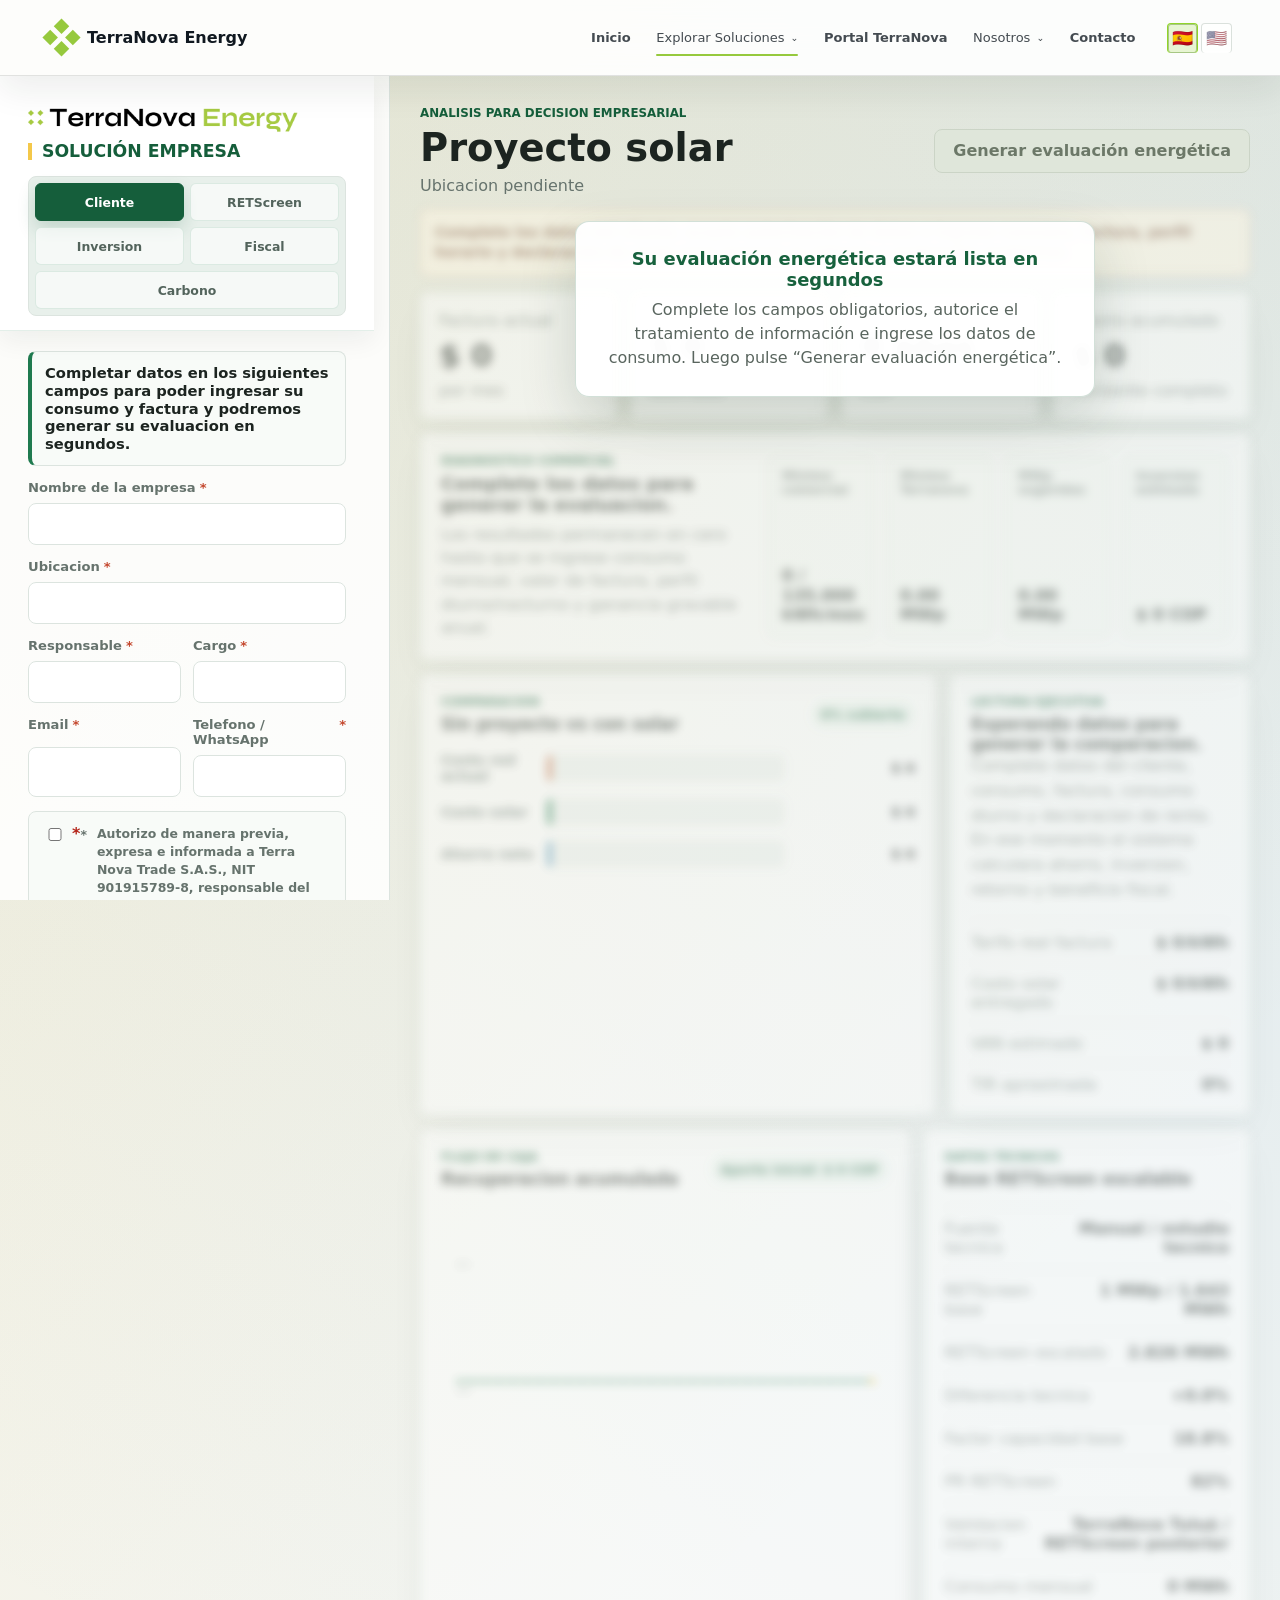
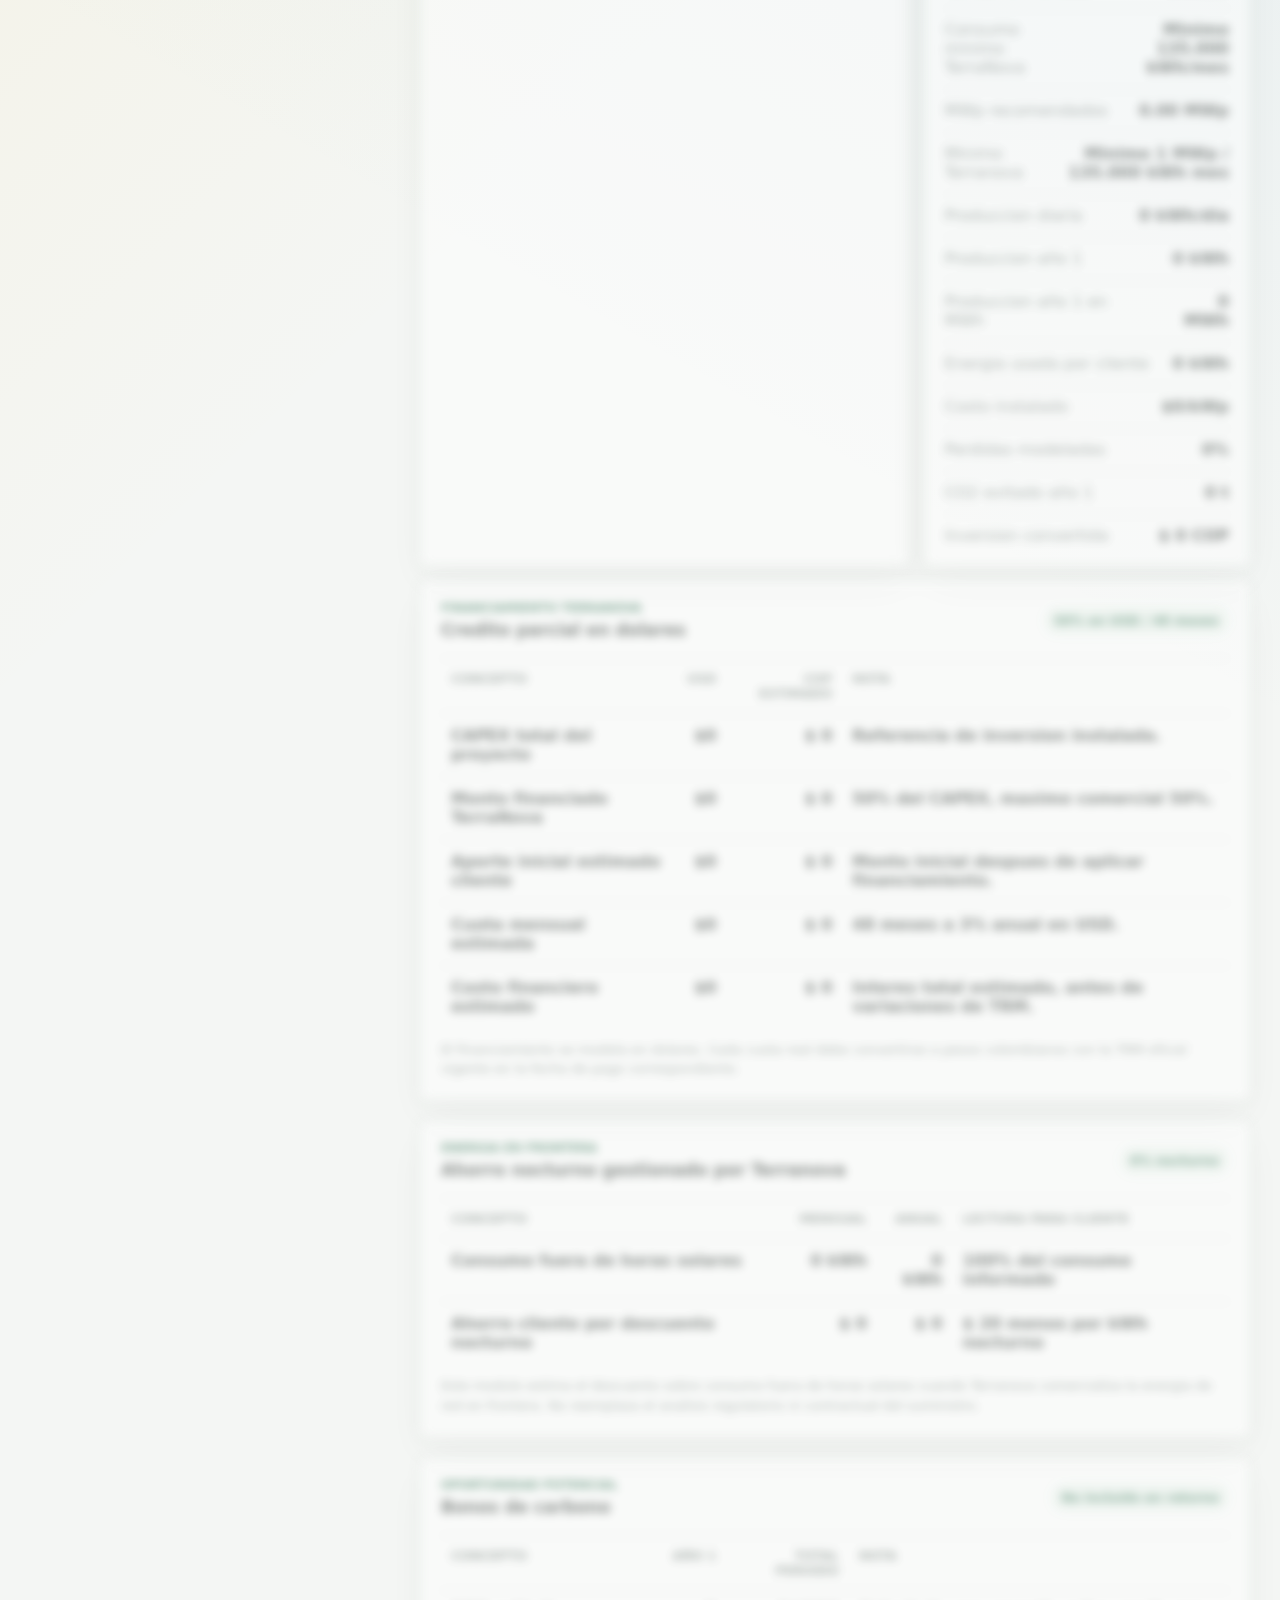
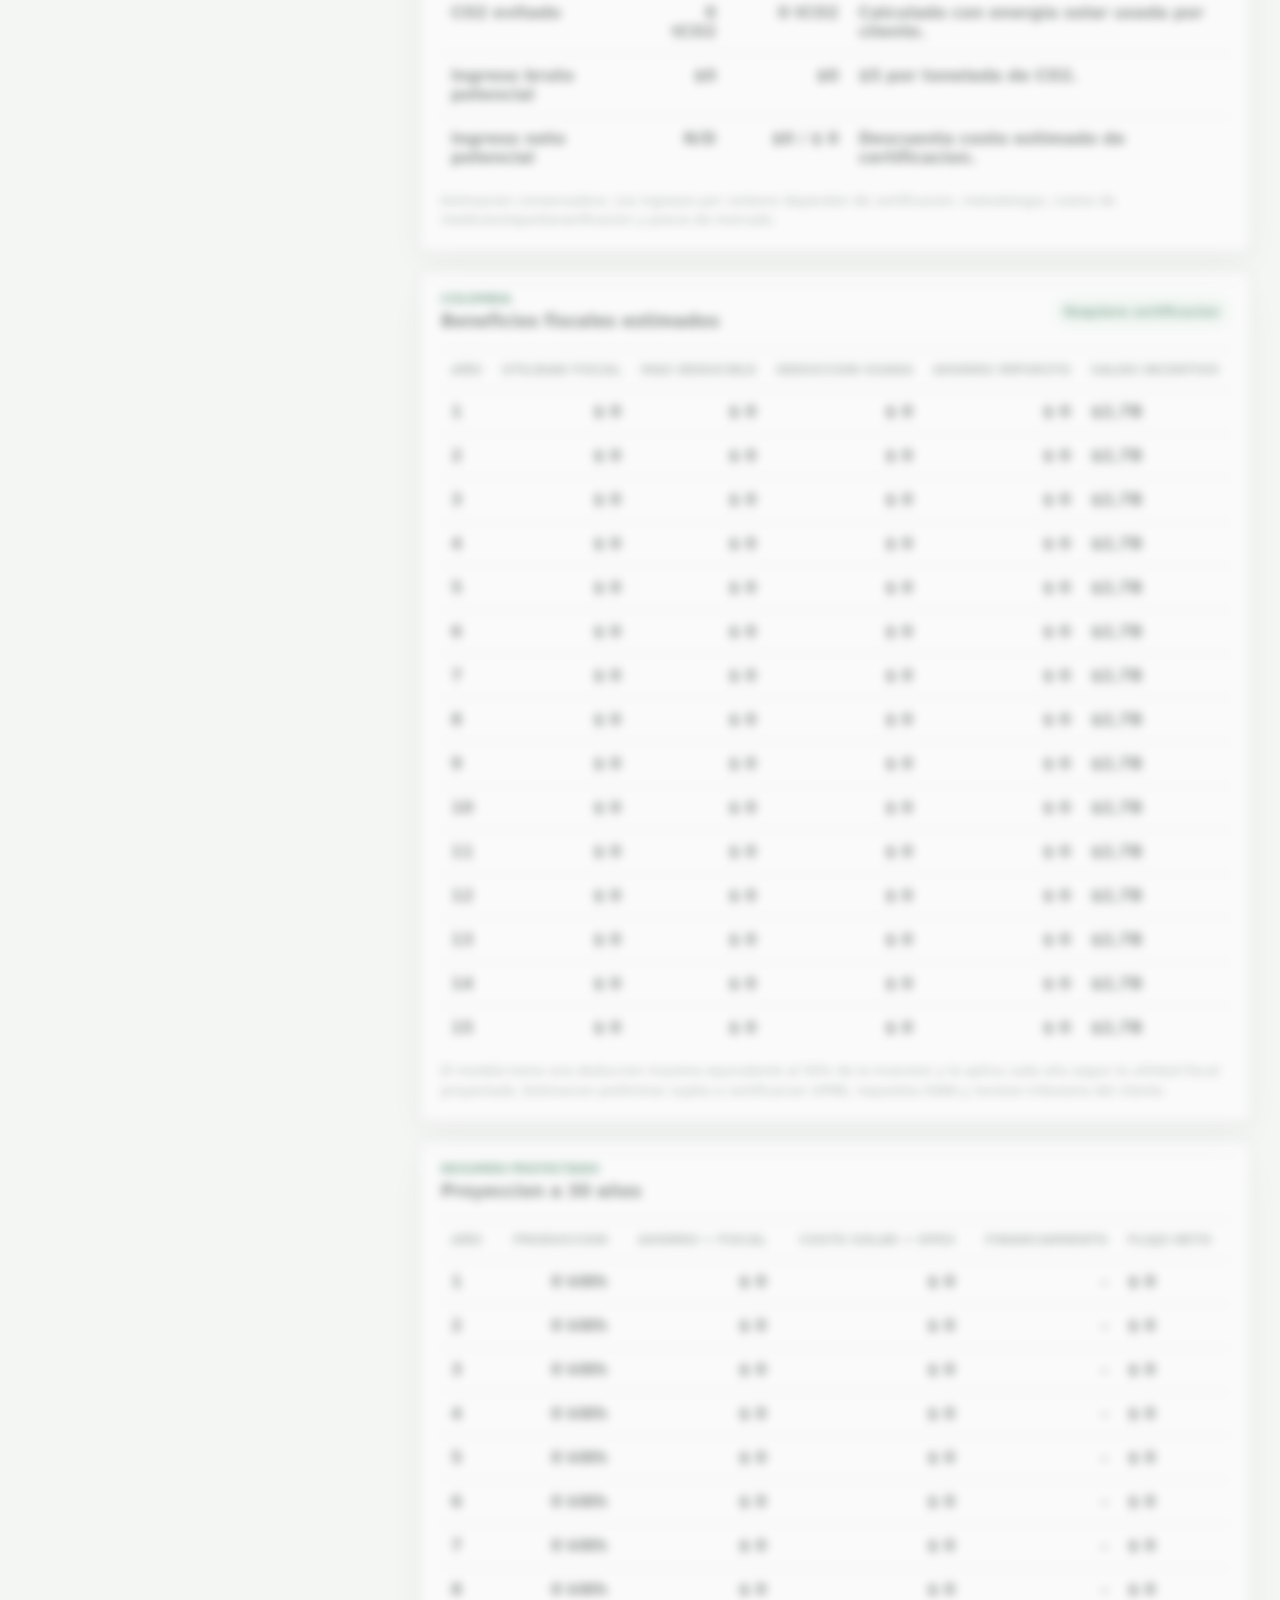
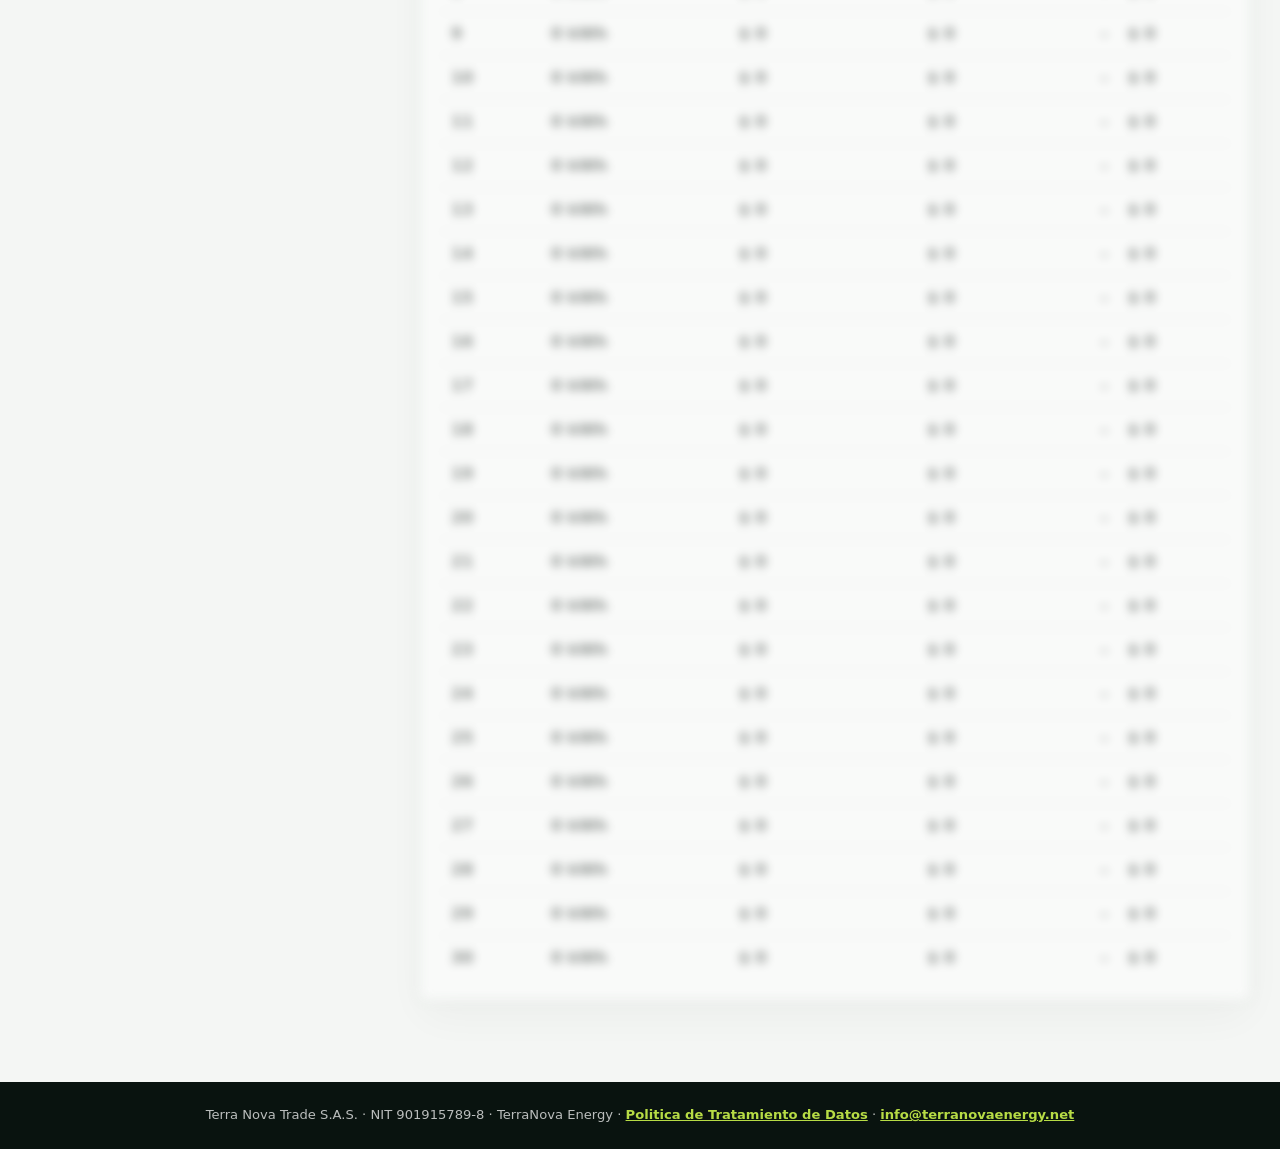
<file: solucion-empresas.html>
<!doctype html>
<html lang="es">
  <head>
    <meta charset="utf-8" />
    <meta name="viewport" content="width=device-width, initial-scale=1" />
    <title>Infraestructura solar para empresas | TerraNova Energy</title>
    <meta name="description" content="Evalúe una solución de infraestructura solar para reducir costos, adquirir capacidad energética y proyectar beneficios financieros y tributarios en Colombia." />
    <meta name="robots" content="index, follow" />
    <link rel="canonical" href="https://soluciones.terranovaenergy.net/solucion-empresas.html" />
    <meta property="og:type" content="website" />
    <meta property="og:locale" content="es_CO" />
    <meta property="og:site_name" content="TerraNova Energy" />
    <meta property="og:title" content="Infraestructura solar para empresas | TerraNova Energy" />
    <meta property="og:description" content="Capacidad energética propia, financiación estructurable y evaluación financiera a largo plazo." />
    <meta property="og:url" content="https://soluciones.terranovaenergy.net/solucion-empresas.html" />
    <meta property="og:image" content="https://soluciones.terranovaenergy.net/assets/terranova-tulua-hero.png" />
    <meta name="twitter:card" content="summary_large_image" />
    <script type="application/ld+json">
      { "@context": "https://schema.org", "@type": "Service", "name": "Infraestructura solar para empresas", "provider": { "@type": "Organization", "name": "TerraNova Energy", "url": "https://www.terranovaenergy.net/" }, "areaServed": "Colombia", "serviceType": "Estructuración y financiación de infraestructura energética", "url": "https://soluciones.terranovaenergy.net/solucion-empresas.html" }
    </script>
    <style>
:root {
  --bg: #f4f6f4;
  --panel: #ffffff;
  --ink: #1c2420;
  --muted: #66736d;
  --line: #dce4df;
  --green: #1f7a4f;
  --green-dark: #155e3b;
  --yellow: #f4c84a;
  --sky: #4b8fb8;
  --terra: #c76b42;
  --shadow: 0 18px 45px rgba(25, 37, 31, 0.08);
}

* {
  box-sizing: border-box;
}

body {
  margin: 0;
  min-height: 100vh;
  background:
    linear-gradient(135deg, rgba(244, 200, 74, 0.18), transparent 32%),
    linear-gradient(210deg, rgba(75, 143, 184, 0.14), transparent 35%),
    var(--bg);
  color: var(--ink);
  font-family:
    Inter, ui-sans-serif, system-ui, -apple-system, BlinkMacSystemFont, "Segoe UI",
    sans-serif;
}

button,
input,
select {
  font: inherit;
}

.app-shell {
  display: grid;
  grid-template-columns: minmax(320px, 390px) minmax(0, 1fr);
  min-height: 100vh;
}

.input-panel {
  background: rgba(255, 255, 255, 0.86);
  border-right: 1px solid var(--line);
  padding: 28px;
  position: sticky;
  top: 0;
  height: 100vh;
  overflow: auto;
}

.input-panel label,
.input-panel input,
.input-panel select,
.input-panel button,
.input-panel summary,
.input-panel p,
.input-panel small,
.input-panel span {
  letter-spacing: 0;
}

.brand-row,
.dashboard-header,
.panel-head {
  display: flex;
  align-items: center;
  justify-content: space-between;
  gap: 18px;
}

.brand-row {
  justify-content: flex-start;
  margin-bottom: 24px;
}

.brand-lockup {
  display: grid;
  gap: 10px;
}

.brand-lockup img {
  display: block;
  width: min(100%, 270px);
  height: auto;
}

.brand-lockup h1 {
  border-left: 4px solid var(--yellow);
  color: var(--green-dark);
  font-size: 1.08rem;
  font-weight: 900;
  line-height: 1;
  margin: 0;
  padding-left: 10px;
  text-transform: uppercase;
}

.eyebrow {
  color: var(--green-dark);
  font-size: 0.74rem;
  font-weight: 800;
  letter-spacing: 0;
  margin: 0 0 5px;
  text-transform: uppercase;
}

h1,
h2,
h3,
p {
  margin-top: 0;
}

h1 {
  font-size: 1.15rem;
  margin-bottom: 0;
}

h2 {
  font-size: clamp(1.55rem, 3vw, 2.4rem);
  margin-bottom: 6px;
}

h3 {
  font-size: 1.05rem;
  margin-bottom: 0;
}

.tabs {
  display: grid;
  grid-template-columns: repeat(2, minmax(0, 1fr));
  gap: 6px;
  padding: 6px;
  border: 1px solid var(--line);
  border-radius: 8px;
  background: #e8f0eb;
  margin-bottom: 18px;
}

.tab {
  border: 1px solid rgba(31, 122, 79, 0.12);
  border-radius: 6px;
  min-height: 38px;
  background: rgba(255, 255, 255, 0.62);
  color: #53645c;
  cursor: pointer;
  font-size: 0.78rem;
  font-weight: 800;
  padding: 0 8px;
  white-space: nowrap;
}

.tab:last-child:nth-child(odd) {
  grid-column: 1 / -1;
}

.tab.active {
  background: var(--green-dark);
  border-color: var(--green-dark);
  color: #ffffff;
  box-shadow: 0 8px 18px rgba(21, 94, 59, 0.18);
}

.form-section {
  display: none;
}

.form-section.active {
  display: grid;
  gap: 14px;
}

label {
  display: grid;
  gap: 8px;
  color: var(--muted);
  font-size: 0.82rem;
  font-weight: 700;
}

input,
select {
  width: 100%;
  min-height: 42px;
  border: 1px solid var(--line);
  border-radius: 8px;
  background: #fff;
  color: var(--ink);
  padding: 0 12px;
  outline: none;
  font-size: 0.86rem;
}

select {
  cursor: pointer;
}

input[type="checkbox"] {
  accent-color: var(--green);
  min-height: auto;
  width: 18px;
}

input:focus,
select:focus {
  border-color: var(--green);
  box-shadow: 0 0 0 3px rgba(31, 122, 79, 0.13);
}

.field-grid {
  display: grid;
  grid-template-columns: repeat(2, minmax(0, 1fr));
  gap: 12px;
}

.reference-box {
  background: #f8fbf8;
  border: 1px solid var(--line);
  border-radius: 8px;
  display: grid;
  gap: 14px;
  padding: 14px;
}

.input-panel .reference-box h3,
.input-panel .privacy-policy h3 {
  font-size: 1rem;
}

.reference-box h3,
.reference-box p {
  margin: 0;
}

.reference-box p:not(.eyebrow) {
  color: var(--muted);
  font-size: 0.78rem;
  font-weight: 650;
  line-height: 1.45;
}

.optional-text {
  color: var(--muted);
  font-size: 0.74rem;
  font-weight: 700;
}

.step-callout,
.energy-step-header {
  background: #f8fbf8;
  border: 1px solid var(--line);
  border-left: 4px solid var(--green);
  border-radius: 8px;
  display: grid;
  gap: 4px;
  padding: 12px 13px;
}

.energy-step-header {
  border-left-color: rgba(31, 122, 79, 0.48);
}

.energy-step-header span {
  color: var(--green-dark);
  font-size: 0.72rem;
  font-weight: 900;
  text-transform: uppercase;
}

.step-callout strong,
.energy-step-header strong {
  color: var(--ink);
  font-size: 0.92rem;
  line-height: 1.2;
}

.step-callout small,
.energy-step-header small {
  color: var(--muted);
  font-size: 0.75rem;
  font-weight: 700;
  line-height: 1.45;
}

.energy-gate-card {
  background: #f8fbf8;
  border: 1px solid rgba(31, 122, 79, 0.24);
  border-radius: 8px;
  display: grid;
  gap: 12px;
  padding: 13px;
  transition:
    background 180ms ease,
    border-color 180ms ease;
}

.energy-gate-card.locked {
  background: linear-gradient(135deg, rgba(199, 107, 66, 0.16), rgba(255, 244, 232, 0.9));
  border-color: rgba(199, 107, 66, 0.5);
}

.energy-gate-card.locked input:disabled {
  background: #fff2e4;
  border-color: rgba(199, 107, 66, 0.62);
  color: #946240;
}

input:disabled,
select:disabled {
  cursor: not-allowed;
}

.consent-box {
  align-items: flex-start;
  background: #f8fbf8;
  border: 1px solid var(--line);
  border-radius: 8px;
  display: grid;
  gap: 11px;
  grid-template-columns: auto minmax(0, 1fr);
  line-height: 1.45;
  padding: 13px;
}

.consent-box span {
  color: var(--muted);
  font-size: 0.78rem;
  font-weight: 650;
}

.privacy-policy {
  border: 1px solid var(--line);
  border-radius: 8px;
  background: #ffffff;
  overflow: hidden;
}

.privacy-policy summary {
  color: var(--green-dark);
  cursor: pointer;
  font-size: 0.82rem;
  font-weight: 850;
  padding: 13px;
}

.privacy-policy div {
  border-top: 1px solid var(--line);
  display: grid;
  gap: 10px;
  max-height: 320px;
  overflow: auto;
  padding: 14px;
}

.privacy-policy h3,
.privacy-policy h4,
.privacy-policy p {
  margin: 0;
}

.privacy-policy h3 {
  font-size: 1rem;
}

.privacy-policy h4 {
  color: var(--ink);
  font-size: 0.84rem;
}

.privacy-policy p {
  color: var(--muted);
  font-size: 0.78rem;
  font-weight: 600;
  line-height: 1.5;
}

.input-unit {
  display: grid;
  grid-template-columns: minmax(0, 1fr) auto;
  align-items: center;
  overflow: hidden;
  border: 1px solid var(--line);
  border-radius: 8px;
  background: #fff;
}

.input-unit input {
  border: 0;
  border-radius: 0;
}

.input-unit small {
  color: var(--muted);
  padding: 0 11px;
  white-space: nowrap;
}

.rate-tools {
  align-self: end;
  display: grid;
  gap: 8px;
}

.utility-button {
  border: 1px solid var(--green);
  border-radius: 8px;
  min-height: 42px;
  background: #eef8f1;
  color: var(--green-dark);
  cursor: pointer;
  font-size: 0.82rem;
  font-weight: 850;
  padding: 0 12px;
}

.utility-button:disabled {
  cursor: wait;
  opacity: 0.68;
}

#trmStatus {
  color: var(--muted);
  font-size: 0.78rem;
  line-height: 1.35;
  margin: 0;
}

.dashboard {
  padding: 30px;
  overflow: hidden;
}

.dashboard-header {
  margin-bottom: 22px;
}

#subheadline {
  color: var(--muted);
  margin-bottom: 0;
}

.lead-gate-notice {
  background: #fff8e5;
  border: 1px solid rgba(199, 107, 66, 0.42);
  border-radius: 8px;
  color: #7a482d;
  font-size: 0.88rem;
  font-weight: 750;
  line-height: 1.45;
  margin: -8px 0 16px;
  padding: 12px 14px;
}

.print-button {
  border: 1px solid var(--line);
  border-radius: 8px;
  min-height: 42px;
  padding: 0 14px;
  background: var(--panel);
  color: var(--ink);
  cursor: pointer;
  display: inline-flex;
  align-items: center;
  gap: 8px;
  font-weight: 800;
}

.print-button span {
  color: var(--green-dark);
}

.print-button.disabled {
  opacity: 0.62;
}

.summary-band {
  display: grid;
  grid-template-columns: repeat(4, minmax(0, 1fr));
  gap: 14px;
  margin-bottom: 14px;
}

.summary-band article,
.panel {
  background: rgba(255, 255, 255, 0.92);
  border: 1px solid rgba(220, 228, 223, 0.95);
  border-radius: 8px;
  box-shadow: var(--shadow);
}

.summary-band article {
  padding: 18px;
  min-height: 122px;
  display: grid;
  align-content: space-between;
}

.summary-band p,
.summary-band span {
  color: var(--muted);
  margin: 0;
}

.summary-band strong {
  font-size: clamp(1.38rem, 2.4vw, 2rem);
  line-height: 1.05;
}

.qualification-panel {
  display: grid;
  grid-template-columns: minmax(240px, 0.8fr) minmax(0, 1.2fr);
  gap: 18px;
  align-items: stretch;
  background: rgba(255, 255, 255, 0.92);
  border: 1px solid rgba(220, 228, 223, 0.95);
  border-radius: 8px;
  box-shadow: var(--shadow);
  margin-bottom: 14px;
  padding: 20px;
}

.qualification-panel h3 {
  font-size: 1.15rem;
  margin-bottom: 8px;
}

.qualification-panel p:last-child {
  color: var(--muted);
  line-height: 1.45;
  margin-bottom: 0;
}

.qualification-grid {
  display: grid;
  grid-template-columns: repeat(4, minmax(0, 1fr));
  gap: 10px;
}

.qualification-grid article {
  border: 1px solid var(--line);
  border-radius: 8px;
  background: #f8fbf8;
  display: grid;
  gap: 8px;
  min-height: 96px;
  padding: 14px;
}

.qualification-grid article.warning {
  background: #fff8e5;
  border-color: rgba(199, 107, 66, 0.42);
}

.qualification-grid span {
  color: var(--muted);
  font-size: 0.76rem;
  font-weight: 800;
}

.qualification-grid strong {
  align-self: end;
  font-size: 1rem;
  line-height: 1.2;
}

.insight-grid {
  display: grid;
  grid-template-columns: minmax(0, 1.45fr) minmax(300px, 0.75fr);
  gap: 14px;
  margin-bottom: 14px;
}

.insight-grid.bottom {
  grid-template-columns: minmax(0, 1.2fr) minmax(300px, 0.8fr);
}

.panel {
  padding: 20px;
  min-width: 0;
}

.panel-head {
  margin-bottom: 18px;
}

.panel-head span,
#coverageBadge,
#equityBadge {
  border-radius: 999px;
  background: #edf6f0;
  color: var(--green-dark);
  font-size: 0.78rem;
  font-weight: 800;
  padding: 7px 10px;
  white-space: nowrap;
}

.bar-chart {
  display: grid;
  gap: 14px;
}

.bar-row {
  display: grid;
  grid-template-columns: 94px minmax(0, 1fr) 118px;
  align-items: center;
  gap: 12px;
  color: var(--muted);
  font-size: 0.86rem;
  font-weight: 750;
}

.track {
  height: 28px;
  border-radius: 6px;
  background: #edf1ee;
  overflow: hidden;
}

.fill {
  height: 100%;
  border-radius: 6px;
  min-width: 2px;
}

.fill.grid-cost {
  background: var(--terra);
}

.fill.solar-cost {
  background: var(--green);
}

.fill.savings {
  background: var(--sky);
}

.bar-value {
  color: var(--ink);
  text-align: right;
}

.decision-panel p:not(.eyebrow) {
  color: var(--muted);
  line-height: 1.55;
}

dl {
  display: grid;
  gap: 10px;
  margin: 18px 0 0;
}

dl div,
.technical-list div {
  display: flex;
  justify-content: space-between;
  gap: 16px;
  border-top: 1px solid var(--line);
  padding-top: 11px;
}

dt,
.technical-list span {
  color: var(--muted);
}

dd,
.technical-list strong {
  margin: 0;
  font-weight: 850;
  text-align: right;
}

.line-chart {
  width: 100%;
  height: 240px;
  display: block;
  overflow: visible;
}

.technical-list {
  display: grid;
  gap: 12px;
}

.table-panel {
  margin-bottom: 20px;
}

.table-wrap {
  overflow-x: auto;
}

table {
  width: 100%;
  border-collapse: collapse;
  min-width: 780px;
}

th,
td {
  border-top: 1px solid var(--line);
  padding: 12px 10px;
  text-align: right;
  vertical-align: top;
}

th:first-child,
td:first-child,
th:last-child,
td:last-child {
  text-align: left;
}

th {
  color: var(--muted);
  font-size: 0.78rem;
  text-transform: uppercase;
}

td {
  font-weight: 700;
}

.fine-print {
  color: var(--muted);
  font-size: 0.82rem;
  line-height: 1.5;
  margin: 12px 0 0;
}

@media (max-width: 980px) {
  .app-shell {
    grid-template-columns: 1fr;
  }

  .input-panel {
    position: relative;
    height: auto;
    border-right: 0;
    border-bottom: 1px solid var(--line);
  }

  .summary-band,
  .qualification-panel,
  .insight-grid,
  .insight-grid.bottom {
    grid-template-columns: 1fr 1fr;
  }

  .qualification-panel {
    grid-template-columns: 1fr;
  }

  .qualification-grid {
    grid-template-columns: repeat(2, minmax(0, 1fr));
  }
}

@media (max-width: 680px) {
  .input-panel,
  .dashboard {
    padding: 18px;
  }

  .field-grid,
  .summary-band,
  .qualification-panel,
  .qualification-grid,
  .insight-grid,
  .insight-grid.bottom {
    grid-template-columns: 1fr;
  }

  .dashboard-header,
  .panel-head {
    align-items: flex-start;
    flex-direction: column;
  }

  .bar-row {
    grid-template-columns: 1fr;
    gap: 8px;
  }

  .bar-value {
    text-align: left;
  }
}

.site-header {
  align-items: center;
  background: rgba(255, 255, 255, 0.9);
  backdrop-filter: blur(18px);
  border-bottom: 1px solid rgba(28, 36, 32, 0.12);
  box-shadow: 0 14px 34px rgba(25, 37, 31, 0.08);
  display: grid;
  gap: 24px;
  grid-template-columns: auto minmax(0, 1fr);
  left: 0;
  min-height: 76px;
  padding: 14px clamp(18px, 4vw, 48px);
  position: fixed;
  right: 0;
  top: 0;
  z-index: 40;
}

.site-brand {
  align-items: center;
  color: #101820;
  display: inline-flex;
  gap: 12px;
  font-weight: 900;
  text-decoration: none;
  white-space: nowrap;
}

.site-brand-mark {
  display: grid;
  gap: 5px;
  grid-template-columns: repeat(2, 11px);
  transform: rotate(45deg);
}

.site-brand-mark i {
  background: #96c93d;
  display: block;
  height: 11px;
  width: 11px;
}

.site-nav {
  align-items: center;
  display: flex;
  gap: clamp(14px, 2vw, 28px);
  justify-content: flex-end;
  min-width: 0;
}

.site-nav-link {
  color: rgba(16, 24, 32, 0.78);
  font-size: 0.92rem;
  font-weight: 800;
  letter-spacing: 0;
  padding: 8px 0;
  position: relative;
  text-decoration: none;
  white-space: nowrap;
}

.site-nav-link::after {
  background: #96c93d;
  border-radius: 999px;
  bottom: 0;
  content: "";
  height: 2px;
  left: 0;
  opacity: 0;
  position: absolute;
  transform: translateY(4px);
  transition: opacity 0.18s ease, transform 0.18s ease;
  width: 100%;
}

.site-nav-link:hover::after,
.site-nav-link:focus-visible::after {
  opacity: 1;
  transform: translateY(0);
}

body {
  padding-top: 76px;
}

.input-panel {
  height: calc(100vh - 76px);
  top: 76px;
}

@media (max-width: 980px) {
  .site-header {
    grid-template-columns: 1fr;
    gap: 10px;
  }

  .site-nav {
    justify-content: flex-start;
    overflow-x: auto;
    padding-bottom: 4px;
  }

  body {
    padding-top: 124px;
  }

  .input-panel {
    height: auto;
    top: 0;
  }
}

@media print {
  body {
    background: #fff;
    padding-top: 0;
  }

  .site-header {
    display: none;
  }

  .app-shell {
    display: block;
  }

  .input-panel,
  .print-button {
    display: none;
  }

  .dashboard {
    padding: 0;
  }

  .panel,
  .summary-band article {
    box-shadow: none;
    break-inside: avoid;
  }
}

.language-switch { display: inline-flex; align-items: center; gap: 3px; margin-left: 6px; }
.language-switch button { appearance: none; background: #fff; border: 1px solid #cbd5ce; color: #183126; cursor: pointer; font: inherit; font-size: 11px; font-weight: 800; min-width: 30px; padding: 5px 6px; }
.language-switch button.active { background: #91d529; border-color: #91d529; }
</style>
    <link rel="stylesheet" href="evaluation-gate.css?v=2" />
  </head>
  <body>
    <header class="site-header" aria-label="Navegacion TerraNova">
      <a class="site-brand" href="index.html" aria-label="TerraNova Energy">
        <span class="site-brand-mark" aria-hidden="true"><i></i><i></i><i></i><i></i></span>
        <span>TerraNova Energy</span>
      </a>
      <nav class="site-nav" aria-label="Navegacion principal">
        <a class="site-nav-link" href="index.html">Inicio</a>
        <a class="site-nav-link" href="soluciones.html">Explorar Soluciones</a>
        <a class="site-nav-link" href="ppa.html">PPA TerraNova</a>
        <a class="site-nav-link" href="solucion-empresas.html">Solución Empresas</a>
        <a class="site-nav-link" href="capital.html">TerraNova Capital</a>
        <a class="site-nav-link" href="index.html#nosotros">Nosotros</a>
        <a class="site-nav-link" href="index.html#contacto">Contacto</a>
        <span class="language-switch" aria-label="Idioma">
          <button type="button" data-lang="es" class="active">ES</button>
          <button type="button" data-lang="en">EN</button>
        </span>
      </nav>
    </header>
    <main class="app-shell">
      <aside class="input-panel" aria-label="Datos del proyecto">
        <div class="brand-row">
          <div class="brand-lockup">
            <img src="[data-uri]" alt="TerraNova Energy" />
            <h1>SOLUCIÓN EMPRESA</h1>
          </div>
        </div>

        <div class="tabs" role="tablist" aria-label="Secciones">
          <button class="tab active" type="button" data-target="client">Cliente</button>
          <button class="tab" type="button" data-target="technical">RETScreen</button>
          <button class="tab" type="button" data-target="finance">Inversion</button>
          <button class="tab" type="button" data-target="tax">Fiscal</button>
          <button class="tab" type="button" data-target="carbon">Carbono</button>
        </div>

        <form id="project-form">
          <section class="form-section active" data-section="client">
            <div class="step-callout">
              <strong>Completar datos en los siguientes campos para poder ingresar su consumo y factura y podremos generar su evaluacion en segundos.</strong>
            </div>
            <label>
              Nombre de la empresa
              <input id="companyName" type="text" value="" required />
            </label>
            <label>
              Ubicacion
              <input id="location" type="text" value="" required />
            </label>
            <div class="field-grid">
              <label>
                Responsable
                <input id="contactName" type="text" value="" required />
              </label>
              <label>
                Cargo
                <input id="contactRole" type="text" value="" required />
              </label>
            </div>
            <div class="field-grid">
              <label>
                Email
                <input id="contactEmail" type="email" value="" required />
              </label>
              <label>
                Telefono / WhatsApp
                <input id="contactPhone" type="tel" value="" required />
              </label>
            </div>
            <input id="companyTaxId" type="hidden" value="" />
            <label class="consent-box">
              <input id="dataConsent" type="checkbox" required />
              <span class="required-mark" aria-hidden="true">*</span>
              <span>
                Autorizo de manera previa, expresa e informada a Terra Nova Trade S.A.S., NIT 901915789-8, responsable del tratamiento y titular de la marca TerraNova Energy, para tratar los datos suministrados con el fin de preparar la evaluacion de Solucion Empresa, contactarme, responder consultas y realizar seguimiento relacionado con el proyecto. Puedo ejercer mis derechos mediante info@terranovaenergy.net y consultar la <a href="politica-tratamiento-datos.html" target="_blank" rel="noopener">Politica de Tratamiento de Datos Personales</a>. Entiendo que esta evaluacion no constituye una oferta, orden o solicitud de compra ni crea una obligacion contractual. <span class="required-mark-inline" aria-hidden="true">*</span>
              </span>
            </label>
            <div id="energyGateCard" class="energy-gate-card locked">
              <div class="energy-step-header">
                <span>Paso 2</span>
                <strong>Si completo la información solicitada arriba entonces ya puede ingresar consumo, valor de factura, perfil horario y declaración de renta para generar su evaluación preliminar.</strong>
              </div>
              <div class="field-grid">
                <label>
                  Consumo mensual
                  <span class="input-unit">
                    <input id="monthlyConsumption" type="number" value="" min="0" step="100" disabled />
                    <small>kWh</small>
                  </span>
                </label>
                <label>
                  Valor factura mensual
                  <span class="input-unit">
                    <input id="monthlyBill" type="number" value="" min="0" step="100000" disabled />
                    <small>COP</small>
                  </span>
                </label>
              </div>
              <div class="field-grid">
                <label>
                  Consumo Diurno
                  <span class="input-unit">
                    <input id="dayConsumptionPercent" type="number" value="" min="0" max="100" step="1" disabled />
                    <small>%</small>
                  </span>
                </label>
                <label>
                  Consumo Nocturno
                  <span class="input-unit">
                    <input id="nightConsumptionPercentDisplay" type="number" value="" min="0" max="100" step="1" disabled readonly />
                    <small>%</small>
                  </span>
                </label>
              </div>
              <div class="field-grid">
                <label>
                  Declaración de renta: ganancia gravable anual
                  <span class="input-unit">
                    <input id="taxableIncome" type="number" value="" min="0" step="1000000" disabled />
                    <small>COP/año</small>
                  </span>
                </label>
                <label>
                  Aumento anual esperado red
                  <span class="input-unit">
                    <input id="tariffEscalation" type="number" value="5" min="0" max="25" step="0.1" disabled />
                    <small>%</small>
                  </span>
                </label>
              </div>
            </div>
            <label>
              Descuento energia nocturna
              <span class="input-unit">
                <input id="nightDiscountRate" type="number" value="20" min="0" step="1" />
                <small>COP/kWh</small>
              </span>
            </label>
            <input id="terranovaNightMargin" type="hidden" value="15" />
            <details class="privacy-policy">
              <summary>Ver Politica de Tratamiento de Datos Personales</summary>
              <div>
                <h3>Politica de Tratamiento de Datos Personales</h3>
                <p>
                  Terra Nova Trade S.A.S., NIT 901915789-8, responsable del tratamiento y titular de la marca TerraNova Energy, informa que los datos suministrados en esta plataforma seran tratados conforme a la normativa colombiana aplicable y a la politica publicada.
                </p>
                <h4>Datos recolectados</h4>
                <p>
                  La plataforma podra recolectar nombre de empresa, nombre del responsable, cargo, email, telefono, ubicacion, NIT cuando sea suministrado, consumo energetico, valor de factura, datos tecnicos del proyecto y variables financieras ingresadas para la evaluacion.
                </p>
                <h4>Finalidades</h4>
                <p>
                  Los datos seran utilizados para generar y enviar evaluaciones energeticas, preparar propuestas comerciales, realizar analisis tecnico-financiero preliminar, contactar al titular, gestionar oportunidades comerciales, hacer seguimiento del proyecto y cumplir obligaciones legales o contractuales aplicables.
                </p>
                <h4>Derechos del titular</h4>
                <p>
                  El titular podra conocer, actualizar, rectificar, solicitar prueba de autorizacion, ser informado sobre el uso dado a sus datos, revocar la autorizacion, solicitar la supresion de sus datos cuando sea procedente y presentar quejas ante la Superintendencia de Industria y Comercio.
                </p>
                <h4>Canal de atencion</h4>
                <p>
                  Para consultas, reclamos o solicitudes relacionadas con datos personales, el titular podra escribir a info@terranovaenergy.net, dirigidas a Jose Ordoñez, o consultar la <a href="politica-tratamiento-datos.html" target="_blank" rel="noopener">Politica de Tratamiento de Datos Personales</a>.
                </p>
                <h4>Encargados y herramientas tecnologicas</h4>
                <p>
                  TerraNova Energy podra apoyarse en proveedores tecnologicos, CRM, plataformas web, servicios de correo electronico y herramientas de analitica o automatizacion para operar la plataforma, siempre bajo medidas razonables de seguridad y confidencialidad.
                </p>
                <h4>Vigencia y seguridad</h4>
                <p>
                  Los datos se conservaran durante el tiempo necesario para cumplir las finalidades autorizadas, atender obligaciones legales o contractuales y gestionar la relacion comercial. TerraNova Energy adoptara medidas tecnicas, humanas y administrativas orientadas a proteger la informacion contra perdida, adulteracion, acceso no autorizado o uso indebido.
                </p>
              </div>
            </details>
          </section>

          <section class="form-section" data-section="technical">
            <label>
              Fuente tecnica preliminar
              <select id="solarDataSource">
                <option value="Manual / estudio tecnico">Manual / estudio tecnico</option>
                <option value="NASA POWER">NASA POWER</option>
                <option value="PVWatts">PVWatts</option>
                <option value="RETScreen interno posterior">RETScreen interno posterior</option>
              </select>
            </label>
            <div class="reference-box">
              <div>
                <p class="eyebrow">RETScreen bancable</p>
                <h3>Simulacion base real de 1 MWp</h3>
                <p>
                  Esta base sirve para escalar la lectura tecnica segun los MWp cotizados. No cambia la tarifa TerraNova por kWh entregado, porque administracion, operacion y mantenimiento ya estan incluidos en el precio comercial.
                </p>
              </div>
              <label>
                Ubicacion simulada
                <input id="retScreenSite" type="text" value="TerraNova Tuluá" />
              </label>
              <div class="field-grid">
                <label>
                  Produccion RETScreen 1 MWp
                  <span class="input-unit">
                    <input id="retScreenBaseAnnualMwh" type="number" value="1643" min="0" step="1" />
                    <small>MWh/año</small>
                  </span>
                </label>
                <label>
                  Performance ratio
                  <span class="input-unit">
                    <input id="retScreenPerformanceRatio" type="number" value="82" min="0" max="100" step="0.1" />
                    <small>%</small>
                  </span>
                </label>
              </div>
            </div>
            <div class="field-grid">
              <label>
                Tamaño FV estimado
                <span class="input-unit">
                  <input id="systemSize" type="number" value="1.72" min="0" step="0.01" />
                  <small>MWp</small>
                </span>
              </label>
              <label>
                Horas solares pico
                <span class="input-unit">
                  <input id="peakSunHours" type="number" value="4.5" min="0" max="8" step="0.1" />
                  <small>h/dia</small>
                </span>
              </label>
            </div>
            <div class="field-grid">
              <label>
                Cobertura objetivo
                <span class="input-unit">
                  <input id="coverageObjective" type="number" value="100" min="1" max="100" step="1" />
                  <small>%</small>
                </span>
              </label>
              <label>
                Perdidas del sistema
                <span class="input-unit">
                  <input id="systemLosses" type="number" value="10" min="0" max="60" step="0.1" />
                  <small>%</small>
                </span>
              </label>
              <label>
                Energia aplicable al cliente
                <span class="input-unit">
                  <input id="selfConsumption" type="number" value="92" min="0" max="100" step="1" />
                  <small>%</small>
                </span>
              </label>
            </div>
            <div class="field-grid">
              <label>
                Degradacion anual
                <span class="input-unit">
                  <input id="degradation" type="number" value="0.5" min="0" max="5" step="0.1" />
                  <small>%</small>
                </span>
              </label>
              <label>
                Factor CO2 red
                <span class="input-unit">
                  <input id="emissionsFactor" type="number" value="0.62" min="0" max="2" step="0.01" />
                  <small>kg/kWh</small>
                </span>
              </label>
            </div>
          </section>

          <section class="form-section" data-section="finance">
            <label>
              Costo por MWp instalado
              <span class="input-unit">
                <input id="capexUsd" type="number" value="790000" min="0" step="1000" />
                <small>USD/MWp</small>
              </span>
            </label>
            <div class="field-grid">
              <label>
                TRM / conversion
                <span class="input-unit">
                  <input id="exchangeRate" type="number" value="4000" min="0" step="10" />
                  <small>COP/USD</small>
                </span>
              </label>
              <div class="rate-tools">
                <button id="updateTrmButton" class="utility-button" type="button">Actualizar TRM oficial</button>
                <p id="trmStatus">TRM manual pendiente de actualizacion.</p>
              </div>
              <label>
                Costo solar entregado
                <span class="input-unit">
                  <input id="solarDeliveredRate" type="number" value="280" min="0" step="1" />
                  <small>COP/kWh</small>
                </span>
              </label>
            </div>
            <div class="field-grid">
              <label>
                OPEX anual
                <span class="input-unit">
                  <input id="opexPercent" type="number" value="1.5" min="0" max="10" step="0.1" />
                  <small>% CAPEX</small>
                </span>
              </label>
              <label>
                Horizonte
                <span class="input-unit">
                  <input id="analysisYears" type="number" value="30" min="1" max="30" step="1" />
                  <small>años</small>
                </span>
              </label>
            </div>
            <label>
              Tasa de descuento
              <span class="input-unit">
                <input id="discountRate" type="number" value="12" min="0" max="40" step="0.1" />
                <small>%</small>
              </span>
            </label>
            <div class="field-grid">
              <label>
                Financiamiento TerraNova
                <span class="input-unit">
                  <input id="financingPercent" type="number" value="50" min="0" max="50" step="1" />
                  <small>% CAPEX</small>
                </span>
              </label>
              <label>
                Tasa financiamiento
                <span class="input-unit">
                  <input id="financingAnnualRate" type="number" value="3" min="0" max="20" step="0.1" />
                  <small>% anual USD</small>
                </span>
              </label>
            </div>
            <label>
              Plazo financiamiento
              <span class="input-unit">
                <input id="financingMonths" type="number" value="48" min="1" max="48" step="1" />
                <small>meses</small>
              </span>
            </label>
          </section>

          <section class="form-section" data-section="tax">
            <div class="reference-box">
              <div>
                <p class="eyebrow">Beneficio fiscal</p>
                <h3>Parámetros del beneficio fiscal</h3>
                <p>
                  La ganancia gravable anual se ingresa en Cliente, Paso 2, junto con consumo y factura. En esta pestaña puede ajustar crecimiento, impuesto de renta, limite deducible y plazo del incentivo.
                </p>
              </div>
            </div>
            <div class="field-grid">
              <label>
                Crecimiento anual ganancia
                <span class="input-unit">
                  <input id="incomeGrowth" type="number" value="4" min="-20" max="50" step="0.1" />
                  <small>%</small>
                </span>
              </label>
            </div>
            <div class="field-grid">
              <label>
                Impuesto renta
                <span class="input-unit">
                  <input id="incomeTaxRate" type="number" value="35" min="0" max="50" step="0.1" />
                  <small>%</small>
                </span>
              </label>
              <label>
                Máximo deducible anual
                <span class="input-unit">
                  <input id="maxDeductionPercent" type="number" value="50" min="0" max="100" step="1" />
                  <small>% utilidad</small>
                </span>
              </label>
            </div>
            <label>
              Plazo maximo incentivo
              <span class="input-unit">
                <input id="deductionYears" type="number" value="15" min="1" max="15" step="1" />
                <small>años</small>
              </span>
            </label>
          </section>

          <section class="form-section" data-section="carbon">
            <div class="field-grid">
              <label>
                Precio conservador CO2
                <span class="input-unit">
                  <input id="carbonPriceUsd" type="number" value="5" min="0" step="0.5" />
                  <small>USD/tCO2</small>
                </span>
              </label>
              <label>
                Costo certificacion
                <span class="input-unit">
                  <input id="carbonCertificationCostUsd" type="number" value="5000" min="0" step="500" />
                  <small>USD</small>
                </span>
              </label>
            </div>
            <div class="field-grid">
              <label>
                Años aplicables
                <span class="input-unit">
                  <input id="carbonYears" type="number" value="10" min="1" max="30" step="1" />
                  <small>años</small>
                </span>
              </label>
              <label>
                Incluir en retorno
                <span class="input-unit">
                  <input id="includeCarbonRevenue" type="checkbox" />
                  <small>si/no</small>
                </span>
              </label>
            </div>
          </section>
        </form>
      </aside>

      <section class="dashboard" aria-live="polite">
        <header class="dashboard-header">
          <div>
            <p class="eyebrow">Analisis para decision empresarial</p>
            <h2 id="headline">Proyecto solar</h2>
            <p id="subheadline">Completa los datos del cliente</p>
          </div>
          <button id="printButton" class="print-button" type="button" title="Imprimir propuesta">
            <span aria-hidden="true">PDF</span>
            Imprimir
          </button>
        </header>
        <div id="leadGateNotice" class="lead-gate-notice" hidden>
          Complete los datos del cliente, acepte autorización de datos e ingrese consumo, factura, perfil horario y declaración de renta para generar su informe y evaluación preliminar.
        </div>

        <section class="summary-band">
          <article>
            <p>Factura actual</p>
            <strong id="currentMonthlyBill">$0</strong>
            <span>por mes</span>
          </article>
          <article>
            <p>Ahorro año 1</p>
            <strong id="yearOneSavings">$0</strong>
            <span>energia + fiscal estimado</span>
          </article>
          <article>
            <p>Payback</p>
            <strong id="payback">0 años</strong>
            <span>sobre inversion COP</span>
          </article>
          <article>
            <p>Ahorro acumulado</p>
            <strong id="lifetimeSavings">$0</strong>
            <span>horizonte completo</span>
          </article>
        </section>

        <section class="qualification-panel" aria-label="Diagnostico comercial">
          <div>
            <p class="eyebrow">Diagnostico comercial</p>
            <h3 id="qualificationTitle">Proyecto apto para analisis Terranova</h3>
            <p id="qualificationCopy">
              El consumo informado permite estimar el tamaño solar requerido y validar los umbrales comerciales iniciales.
            </p>
          </div>
          <div class="qualification-grid">
            <article id="nonRegulatedCard">
              <span>Minimo comercial</span>
              <strong id="nonRegulatedStatus">0 / 135.000 kWh/mes</strong>
            </article>
            <article id="minimumMwpCard">
              <span>Minimo Terranova</span>
              <strong id="minimumMwpStatus">0.00 MWp</strong>
            </article>
            <article>
              <span>MWp sugeridos</span>
              <strong id="requiredMwpStatus">0.00 MWp</strong>
            </article>
            <article>
              <span>Inversion estimada</span>
              <strong id="estimatedInvestmentStatus">$0</strong>
            </article>
          </div>
        </section>

        <section class="insight-grid">
          <div class="panel chart-panel">
            <div class="panel-head">
              <div>
                <p class="eyebrow">Comparacion</p>
                <h3>Sin proyecto vs con solar</h3>
              </div>
              <span id="coverageBadge">68% cubierto</span>
            </div>
            <div class="bar-chart" id="barChart" aria-label="Comparacion de costos anuales"></div>
          </div>

          <div class="panel decision-panel">
            <p class="eyebrow">Lectura ejecutiva</p>
            <h3 id="decisionTitle">El proyecto reduce costo energetico desde el primer año.</h3>
            <p id="decisionCopy">
              La empresa convierte gasto electrico variable en un activo propio, con ahorro creciente frente a la tarifa de red.
            </p>
            <dl>
              <div>
                <dt>Tarifa real factura</dt>
                <dd id="currentRate">$680/kWh</dd>
              </div>
              <div>
                <dt>Costo solar entregado</dt>
                <dd id="solarLcoe">$280/kWh</dd>
              </div>
              <div>
                <dt>VAN estimado</dt>
                <dd id="projectNpv">$3B</dd>
              </div>
              <div>
                <dt>TIR aproximada</dt>
                <dd id="projectIrr">22.6%</dd>
              </div>
            </dl>
          </div>
        </section>

        <section class="insight-grid bottom">
          <div class="panel">
            <div class="panel-head">
              <div>
                <p class="eyebrow">Flujo de caja</p>
                <h3>Recuperacion acumulada</h3>
              </div>
              <span id="equityBadge">Inversion: $3.2B COP</span>
            </div>
            <svg id="cashflowChart" class="line-chart" role="img" aria-label="Flujo de caja acumulado"></svg>
          </div>

          <div class="panel">
            <div class="panel-head">
              <div>
                <p class="eyebrow">Datos tecnicos</p>
                <h3>Base RETScreen escalable</h3>
              </div>
            </div>
            <div class="technical-list">
              <div>
                <span>Fuente tecnica</span>
                <strong id="solarSourceMetric">Manual</strong>
              </div>
              <div>
                <span>RETScreen base</span>
                <strong id="retScreenBaseMetric">1 MWp / 1,643 MWh</strong>
              </div>
              <div>
                <span>RETScreen escalado</span>
                <strong id="retScreenScaledMetric">2,826 MWh</strong>
              </div>
              <div>
                <span>Diferencia tecnica</span>
                <strong id="retScreenDeltaMetric">0%</strong>
              </div>
              <div>
                <span>Factor capacidad base</span>
                <strong id="retScreenCapacityMetric">18.8%</strong>
              </div>
              <div>
                <span>PR RETScreen</span>
                <strong id="retScreenPrMetric">82%</strong>
              </div>
              <div>
                <span>Validacion interna</span>
                <strong id="solarValidationMetric">RETScreen posterior</strong>
              </div>
              <div>
                <span>Consumo mensual</span>
                <strong id="monthlyMwhMetric">200 MWh</strong>
              </div>
              <div>
                <span>Consumo minimo TerraNova</span>
                <strong id="nonRegulatedMetric">Cumple</strong>
              </div>
              <div>
                <span>MWp recomendados</span>
                <strong id="recommendedMwpMetric">1.65 MWp</strong>
              </div>
              <div>
                <span>Minimo Terranova</span>
                <strong id="terranovaMinimumMetric">Cumple</strong>
              </div>
              <div>
                <span>Produccion diaria</span>
                <strong id="dailyProductionMetric">7,740 kWh/dia</strong>
              </div>
              <div>
                <span>Produccion año 1</span>
                <strong id="productionMetric">2,825,100 kWh</strong>
              </div>
              <div>
                <span>Produccion año 1 en MWh</span>
                <strong id="productionMwhMetric">2,825 MWh</strong>
              </div>
              <div>
                <span>Energia usada por cliente</span>
                <strong id="usedSolarMetric">2,400,000 kWh</strong>
              </div>
              <div>
                <span>Costo instalado</span>
                <strong id="installedCostMetric">$790/kWp</strong>
              </div>
              <div>
                <span>Perdidas modeladas</span>
                <strong id="lossesMetric">10%</strong>
              </div>
              <div>
                <span>CO2 evitado año 1</span>
                <strong id="co2Metric">937 t</strong>
              </div>
              <div>
                <span>Inversion convertida</span>
                <strong id="capexCopMetric">$3.2B COP</strong>
              </div>
            </div>
          </div>
        </section>

        <section class="panel table-panel">
          <div class="panel-head">
            <div>
              <p class="eyebrow">Financiamiento TerraNova</p>
              <h3>Credito parcial en dolares</h3>
            </div>
            <span id="financingBadge">Hasta 50% CAPEX</span>
          </div>
          <div class="table-wrap">
            <table>
              <thead>
                <tr>
                  <th>Concepto</th>
                  <th>USD</th>
                  <th>COP estimado</th>
                  <th>Nota</th>
                </tr>
              </thead>
              <tbody id="financingRows"></tbody>
            </table>
          </div>
          <p class="fine-print">
            El financiamiento se modela en dolares. Cada cuota real debe convertirse a pesos colombianos con la TRM oficial vigente en la fecha de pago correspondiente.
          </p>
        </section>

        <section class="panel table-panel">
          <div class="panel-head">
            <div>
              <p class="eyebrow">Energia en frontera</p>
              <h3>Ahorro nocturno gestionado por Terranova</h3>
            </div>
            <span id="nightBadge">30% nocturno</span>
          </div>
          <div class="table-wrap">
            <table>
              <thead>
                <tr>
                  <th>Concepto</th>
                  <th>Mensual</th>
                  <th>Anual</th>
                  <th>Lectura para cliente</th>
                </tr>
              </thead>
              <tbody id="nightRows"></tbody>
            </table>
          </div>
          <p class="fine-print">
            Este modulo estima el descuento sobre consumo fuera de horas solares cuando Terranova comercializa la energia de red en frontera. No reemplaza el analisis regulatorio ni contractual del suministro.
          </p>
        </section>

        <section class="panel table-panel">
          <div class="panel-head">
            <div>
              <p class="eyebrow">Oportunidad potencial</p>
              <h3>Bonos de carbono</h3>
            </div>
            <span id="carbonBadge">No incluido en retorno</span>
          </div>
          <div class="table-wrap">
            <table>
              <thead>
                <tr>
                  <th>Concepto</th>
                  <th>Año 1</th>
                  <th>Total periodo</th>
                  <th>Nota</th>
                </tr>
              </thead>
              <tbody id="carbonRows"></tbody>
            </table>
          </div>
          <p class="fine-print">
            Estimacion conservadora. Los ingresos por carbono dependen de certificacion, metodologia, costos de medicion/reporte/verificacion y precio de mercado.
          </p>
        </section>

        <section class="panel table-panel">
          <div class="panel-head">
            <div>
              <p class="eyebrow">Colombia</p>
              <h3>Beneficios fiscales estimados</h3>
            </div>
            <span>Requiere certificacion</span>
          </div>
          <div class="table-wrap">
            <table>
              <thead>
                <tr>
                  <th>Año</th>
                  <th>Utilidad fiscal</th>
                  <th>Max deducible</th>
                  <th>Deduccion usada</th>
                  <th>Ahorro impuesto</th>
                  <th>Saldo incentivo</th>
                </tr>
              </thead>
              <tbody id="taxRows"></tbody>
            </table>
          </div>
          <p class="fine-print">
            El modelo toma una deduccion maxima equivalente al 50% de la inversion y la aplica cada año segun la utilidad fiscal proyectada. Estimacion preliminar sujeta a certificacion UPME, requisitos DIAN y revision tributaria del cliente.
          </p>
        </section>

        <section class="panel table-panel">
          <div class="panel-head">
            <div>
              <p class="eyebrow">Resumen proyectado</p>
              <h3>Proyeccion a 30 años</h3>
            </div>
          </div>
          <div class="table-wrap">
            <table>
              <thead>
                <tr>
                  <th>Año</th>
                  <th>Produccion</th>
                  <th>Ahorro + fiscal</th>
                  <th>Costo solar + OPEX</th>
                  <th>Financiamiento</th>
                  <th>Flujo neto</th>
                </tr>
              </thead>
              <tbody id="projectionRows"></tbody>
            </table>
          </div>
        </section>
      </section>
    </main>
    <footer style="margin-top:32px;padding:22px;text-align:center;background:#09130f;color:rgba(255,255,255,.72);font-size:.82rem;line-height:1.7;">
      Terra Nova Trade S.A.S. · NIT 901915789-8 · TerraNova Energy ·
      <a href="politica-tratamiento-datos.html" style="color:#b7dc45;font-weight:800;">Politica de Tratamiento de Datos</a> ·
      <a href="mailto:info@terranovaenergy.net" style="color:#b7dc45;font-weight:800;">info@terranovaenergy.net</a>
    </footer>

    <script>
const fields = [
  "companyName",
  "location",
  "contactName",
  "contactRole",
  "contactEmail",
  "contactPhone",
  "companyTaxId",
  "dataConsent",
  "solarDataSource",
  "retScreenSite",
  "retScreenBaseAnnualMwh",
  "retScreenPerformanceRatio",
  "monthlyConsumption",
  "monthlyBill",
  "tariffEscalation",
  "dayConsumptionPercent",
  "nightDiscountRate",
  "terranovaNightMargin",
  "systemSize",
  "peakSunHours",
  "coverageObjective",
  "systemLosses",
  "selfConsumption",
  "degradation",
  "emissionsFactor",
  "capexUsd",
  "exchangeRate",
  "solarDeliveredRate",
  "opexPercent",
  "taxableIncome",
  "incomeGrowth",
  "incomeTaxRate",
  "maxDeductionPercent",
  "deductionYears",
  "carbonPriceUsd",
  "carbonCertificationCostUsd",
  "carbonYears",
  "includeCarbonRevenue",
  "analysisYears",
  "discountRate",
  "financingPercent",
  "financingAnnualRate",
  "financingMonths",
];

const requiredClientFields = [
  "companyName",
  "location",
  "contactName",
  "contactRole",
  "contactEmail",
  "contactPhone",
];

const gatedEnergyFields = [
  "monthlyConsumption",
  "monthlyBill",
  "dayConsumptionPercent",
  "taxableIncome",
  "tariffEscalation",
];

const fieldsToClearWhenLocked = [
  "monthlyConsumption",
  "monthlyBill",
  "dayConsumptionPercent",
  "taxableIncome",
];

const leadEndpoint = window.TERRANOVA_LEAD_ENDPOINT || "https://www.terranovaenergy.net/_functions/terranovaLead";
const leadSource = "Solucion Empresas";
const sentLeadKeys = new Set();

const cop = new Intl.NumberFormat("es-CO", {
  style: "currency",
  currency: "COP",
  maximumFractionDigits: 0,
});

const usd = new Intl.NumberFormat("en-US", {
  style: "currency",
  currency: "USD",
  maximumFractionDigits: 0,
});

const number = new Intl.NumberFormat("es-CO", {
  maximumFractionDigits: 0,
});

const compactNumber = new Intl.NumberFormat("es-CO", {
  minimumFractionDigits: 0,
  maximumFractionDigits: 1,
});

const copPerKwh = (value) => `${cop.format(value)}/kWh`;
const compactCop = (value) => {
  const abs = Math.abs(value);
  const sign = value < 0 ? "-" : "";
  if (abs >= 1_000_000_000) return `${sign}$${compactNumber.format(abs / 1_000_000_000)}B`;
  if (abs >= 1_000_000) return `${sign}$${compactNumber.format(abs / 1_000_000)}M`;
  return cop.format(value);
};

const trmEndpoint = "https://www.datos.gov.co/resource/mcec-87by.json?$limit=1&$order=vigenciadesde%20DESC";

const getValue = (id) => {
  const input = document.getElementById(id);
  if (input.type === "checkbox") return input.checked ? 1 : 0;
  return input.type === "number" ? Number(input.value || 0) : input.value;
};

function isValidEmail(value) {
  return /^[^\s@]+@[^\s@]+\.[^\s@]+$/.test(String(value || "").trim());
}

function hasCompleteClientData(data) {
  const hasRequiredData = requiredClientFields.every((field) => String(data[field] || "").trim().length > 0);
  return hasRequiredData && isValidEmail(data.contactEmail) && data.dataConsent === 1;
}

function hasCompleteSimulationData(data) {
  const dayConsumptionValue = String(document.getElementById("dayConsumptionPercent")?.value || "").trim();
  return data.monthlyConsumption > 0 && data.monthlyBill > 0 && dayConsumptionValue.length > 0 && data.taxableIncome > 0;
}

function updateNightConsumptionDisplay(data) {
  const display = document.getElementById("nightConsumptionPercentDisplay");
  if (!display) return;
  const dayRaw = String(document.getElementById("dayConsumptionPercent")?.value || "").trim();
  if (!dayRaw) {
    display.value = "";
    return;
  }
  const dayPercent = Math.min(Math.max(Number(data.dayConsumptionPercent || 0), 0), 100);
  display.value = Math.max(100 - dayPercent, 0).toFixed(0);
}

function updateEnergyGate() {
  const clientData = Object.fromEntries(
    [...requiredClientFields, "dataConsent"].map((field) => [field, getValue(field)]),
  );
  const isUnlocked = hasCompleteClientData(clientData);

  gatedEnergyFields.forEach((field) => {
    const input = document.getElementById(field);
    input.disabled = !isUnlocked;
    input.setAttribute("aria-disabled", String(!isUnlocked));
    if (!isUnlocked && fieldsToClearWhenLocked.includes(field) && input.value) input.value = "";
  });

  const gateCard = document.getElementById("energyGateCard");
  gateCard.classList.toggle("locked", !isUnlocked);
  gateCard.classList.toggle("unlocked", isUnlocked);
  return isUnlocked;
}

function formatDate(value) {
  if (!value) return "fecha no disponible";
  const date = new Date(value);
  if (Number.isNaN(date.getTime())) return "fecha no disponible";
  return new Intl.DateTimeFormat("es-CO", {
    day: "2-digit",
    month: "2-digit",
    year: "numeric",
  }).format(date);
}

async function updateOfficialTrm() {
  const status = document.getElementById("trmStatus");
  const input = document.getElementById("exchangeRate");
  const button = document.getElementById("updateTrmButton");

  status.textContent = "Consultando TRM oficial...";
  button.disabled = true;

  try {
    const response = await fetch(trmEndpoint, { cache: "no-store" });
    if (!response.ok) throw new Error("No fue posible consultar la TRM.");
    const [latest] = await response.json();
    const value = Number(latest?.valor);
    if (!Number.isFinite(value) || value <= 0) throw new Error("La TRM recibida no es valida.");

    input.value = value.toFixed(2);
    status.textContent = `TRM oficial ${cop.format(value)} vigente ${formatDate(latest.vigenciadesde)}.`;
    updateDashboard();
  } catch (error) {
    status.textContent = "No se pudo actualizar la TRM. Se conserva el valor manual.";
  } finally {
    button.disabled = false;
  }
}

function npv(rate, cashflows) {
  return cashflows.reduce((total, cashflow, index) => {
    return total + cashflow / Math.pow(1 + rate, index);
  }, 0);
}

function irr(cashflows) {
  let low = -0.9;
  let high = 2.5;
  for (let i = 0; i < 90; i += 1) {
    const mid = (low + high) / 2;
    const value = npv(mid, cashflows);
    if (value > 0) low = mid;
    else high = mid;
  }
  return (low + high) / 2;
}

function calculate() {
  const data = Object.fromEntries(fields.map((field) => [field, getValue(field)]));
  const hasValidLead = hasCompleteClientData(data);
  const hasEnergyInput = hasCompleteSimulationData(data);
  const currentRate = data.monthlyConsumption > 0 && data.monthlyBill > 0 ? data.monthlyBill / data.monthlyConsumption : 0;
  const canGenerateReport = hasValidLead && hasEnergyInput;
  const annualConsumption = data.monthlyConsumption * 12;
  const nightConsumptionPercent = Math.max(100 - data.dayConsumptionPercent, 0);
  const monthlyNightConsumption = data.monthlyConsumption * (nightConsumptionPercent / 100);
  const annualNightConsumption = monthlyNightConsumption * 12;
  const monthlyNightSavings = monthlyNightConsumption * data.nightDiscountRate;
  const annualNightSavings = monthlyNightSavings * 12;
  const monthlyTerranovaNightMargin = monthlyNightConsumption * data.terranovaNightMargin;
  const annualTerranovaNightMargin = monthlyTerranovaNightMargin * 12;
  const monthlyMwh = data.monthlyConsumption / 1000;
  const netSolarFactor = Math.max(1 - data.systemLosses / 100, 0.01);
  const targetMonthlyKwh = data.monthlyConsumption * (data.coverageObjective / 100);
  const recommendedMwp = targetMonthlyKwh / (30 * data.peakSunHours * 1000 * netSolarFactor);
  const terranovaMinimumMwp = 1;
  const terranovaMinimumMonthlyKwh = 135000;
  const terranovaRequiredMwp = hasEnergyInput ? Math.max(recommendedMwp, terranovaMinimumMwp) : 0;
  const nonRegulatedMinimumMwh = terranovaMinimumMonthlyKwh / 1000;
  const qualifiesAsNonRegulated = hasEnergyInput && data.monthlyConsumption >= terranovaMinimumMonthlyKwh;
  const meetsTerranovaMinimum = hasEnergyInput && data.systemSize >= terranovaMinimumMwp && qualifiesAsNonRegulated;
  const dailyProduction = data.systemSize * 1000 * data.peakSunHours;
  const yearOneProduction = dailyProduction * 365;
  const retScreenBaseMwp = 1;
  const retScreenBaseAnnualKwh = data.retScreenBaseAnnualMwh * 1000;
  const retScreenScaledAnnualKwh = retScreenBaseAnnualKwh * data.systemSize / retScreenBaseMwp;
  const retScreenScaledAnnualMwh = retScreenScaledAnnualKwh / 1000;
  const retScreenScaledDailyKwh = retScreenScaledAnnualKwh / 365;
  const retScreenCapacityFactor = data.retScreenBaseAnnualMwh > 0
    ? data.retScreenBaseAnnualMwh / (retScreenBaseMwp * 8760)
    : 0;
  const retScreenProductionDelta = retScreenScaledAnnualKwh - yearOneProduction;
  const retScreenProductionDeltaPercent = yearOneProduction > 0
    ? retScreenProductionDelta / yearOneProduction
    : 0;
  const capexUsdTotal = data.capexUsd * data.systemSize;
  const capexCop = capexUsdTotal * data.exchangeRate;
  const financingPercent = Math.min(Math.max(data.financingPercent, 0), 50);
  const financedUsd = capexUsdTotal * (financingPercent / 100);
  const financedCopReference = financedUsd * data.exchangeRate;
  const customerEquityUsd = capexUsdTotal - financedUsd;
  const customerEquityCop = capexCop - financedCopReference;
  const financingMonthlyRate = data.financingAnnualRate / 100 / 12;
  const financingMonths = Math.min(Math.max(data.financingMonths, 1), 48);
  const monthlyDebtPaymentUsd = financedUsd > 0
    ? financingMonthlyRate > 0
      ? financedUsd * (financingMonthlyRate * Math.pow(1 + financingMonthlyRate, financingMonths)) / (Math.pow(1 + financingMonthlyRate, financingMonths) - 1)
      : financedUsd / financingMonths
    : 0;
  const monthlyDebtPaymentCopReference = monthlyDebtPaymentUsd * data.exchangeRate;
  const annualDebtPaymentCopReference = monthlyDebtPaymentCopReference * 12;
  const totalDebtPaymentUsd = monthlyDebtPaymentUsd * financingMonths;
  const financingCostUsd = Math.max(totalDebtPaymentUsd - financedUsd, 0);
  const opexYearOne = capexCop * (data.opexPercent / 100);
  const deductibleBase = capexCop * 0.5;
  const ivaReference = capexCop * 0.19;
  const depreciationReference = capexCop * 0.3333;
  const projectCashflows = [-customerEquityCop];
  const rows = [];
  const taxRows = [];
  const fiscalYears = Math.min(data.deductionYears, data.analysisYears);
  let remainingDeduction = deductibleBase;
  let cumulative = -customerEquityCop;
  let lifetimeEnergySavings = 0;
  let lifetimeFiscalBenefits = 0;
  let lifetimeProduction = 0;
  let payback = null;

  for (let year = 1; year <= data.analysisYears; year += 1) {
    const production = yearOneProduction * Math.pow(1 - data.degradation / 100, year - 1);
    const solarUsed = Math.min(production * (data.selfConsumption / 100), annualConsumption);
    const gridRate = currentRate * Math.pow(1 + data.tariffEscalation / 100, year - 1);
    const solarRate = data.solarDeliveredRate;
    const energySavings = Math.max(gridRate - solarRate, 0) * solarUsed;
    const solarServiceCost = solarRate * solarUsed;
    const opex = opexYearOne * Math.pow(1 + 0.04, year - 1);
    const taxableIncome = data.taxableIncome * Math.pow(1 + data.incomeGrowth / 100, year - 1);
    const maxDeduction = year <= fiscalYears ? taxableIncome * (data.maxDeductionPercent / 100) : 0;
    const usedDeduction = Math.min(remainingDeduction, maxDeduction);
    const fiscalBenefit = usedDeduction * (data.incomeTaxRate / 100);
    const nightSavings = annualNightSavings * Math.pow(1 + data.tariffEscalation / 100, year - 1);
    const carbonRevenue = data.includeCarbonRevenue === 1 && year <= data.carbonYears
      ? ((solarUsed * data.emissionsFactor) / 1000) * data.carbonPriceUsd * data.exchangeRate
      : 0;
    const remainingDebtMonthsAtStart = Math.max(financingMonths - (year - 1) * 12, 0);
    const debtMonthsInYear = Math.min(12, remainingDebtMonthsAtStart);
    const debtService = monthlyDebtPaymentCopReference * debtMonthsInYear;
    const netCashflow = energySavings + fiscalBenefit + nightSavings + carbonRevenue - opex - debtService;

    remainingDeduction = Math.max(remainingDeduction - usedDeduction, 0);
    cumulative += netCashflow;
    lifetimeEnergySavings += energySavings;
    lifetimeEnergySavings += nightSavings;
    lifetimeFiscalBenefits += fiscalBenefit;
    lifetimeProduction += production;
    projectCashflows.push(netCashflow);

    if (payback === null && cumulative >= 0) {
      const previousCumulative = cumulative - netCashflow;
      const fraction = netCashflow > 0 ? Math.abs(previousCumulative) / netCashflow : 0;
      payback = year - 1 + fraction;
    }

    rows.push({
      year,
      production,
      solarUsed,
      gridRate,
      energySavings,
      nightSavings,
      solarServiceCost,
      opex,
      fiscalBenefit,
      carbonRevenue,
      debtService,
      netCashflow,
      cumulative,
    });

    taxRows.push({
      year,
      taxableIncome,
      maxDeduction,
      usedDeduction,
      fiscalBenefit,
      remainingDeduction,
    });
  }

  const yearOne = rows[0];
  const solarUsedYearOne = yearOne?.solarUsed || 0;
  const coverage = annualConsumption > 0 ? solarUsedYearOne / annualConsumption : 0;
  const lcoe = lifetimeProduction > 0 ? (capexCop + opexYearOne * data.analysisYears) / lifetimeProduction : 0;
  const discountRate = data.discountRate / 100;
  const projectNpv = npv(discountRate, projectCashflows);
  const projectIrr = irr(projectCashflows);
  const co2Tons = (solarUsedYearOne * data.emissionsFactor) / 1000;
  const carbonGrossYearOneUsd = co2Tons * data.carbonPriceUsd;
  const carbonGrossPeriodUsd = carbonGrossYearOneUsd * data.carbonYears;
  const carbonNetPeriodUsd = Math.max(carbonGrossPeriodUsd - data.carbonCertificationCostUsd, 0);
  const carbonNetPeriodCop = carbonNetPeriodUsd * data.exchangeRate;

  return {
    data,
    hasValidLead,
    hasEnergyInput,
    canGenerateReport,
    currentRate,
    annualConsumption,
    nightConsumptionPercent,
    monthlyNightConsumption,
    annualNightConsumption,
    monthlyNightSavings,
    annualNightSavings,
    monthlyTerranovaNightMargin,
    annualTerranovaNightMargin,
    monthlyMwh,
    recommendedMwp,
    terranovaRequiredMwp,
    terranovaMinimumMonthlyKwh,
    nonRegulatedMinimumMwh,
    qualifiesAsNonRegulated,
    meetsTerranovaMinimum,
    dailyProduction,
    yearOneProduction,
    retScreenBaseMwp,
    retScreenBaseAnnualKwh,
    retScreenScaledAnnualKwh,
    retScreenScaledAnnualMwh,
    retScreenScaledDailyKwh,
    retScreenCapacityFactor,
    retScreenProductionDelta,
    retScreenProductionDeltaPercent,
    capexUsdTotal,
    capexCop,
    financingPercent,
    financedUsd,
    financedCopReference,
    customerEquityUsd,
    customerEquityCop,
    financingMonths,
    monthlyDebtPaymentUsd,
    monthlyDebtPaymentCopReference,
    annualDebtPaymentCopReference,
    totalDebtPaymentUsd,
    financingCostUsd,
    opexYearOne,
    deductibleBase,
    ivaReference,
    depreciationReference,
    rows,
    taxRows,
    yearOne,
    coverage,
    lcoe,
    projectNpv,
    projectIrr,
    co2Tons,
    carbonGrossYearOneUsd,
    carbonGrossPeriodUsd,
    carbonNetPeriodUsd,
    carbonNetPeriodCop,
    solarUsedYearOne,
    lifetimeEnergySavings,
    lifetimeFiscalBenefits,
    lifetimeGrossSavings: lifetimeEnergySavings + lifetimeFiscalBenefits,
    payback,
  };
}

function renderBarChart(result) {
  const container = document.getElementById("barChart");
  const baseline = result.hasEnergyInput ? result.data.monthlyBill * 12 : 0;
  const withSolar = result.hasEnergyInput ? result.yearOne.solarServiceCost + result.yearOne.opex : 0;
  const savings = result.hasEnergyInput
    ? result.yearOne.energySavings + result.yearOne.nightSavings + result.yearOne.fiscalBenefit - result.yearOne.opex
    : 0;
  const maxValue = Math.max(baseline, withSolar, savings, 1);
  const bars = [
    ["Costo red actual", baseline, "grid-cost"],
    ["Costo solar", withSolar, "solar-cost"],
    ["Ahorro neto", savings, "savings"],
  ];

  container.innerHTML = bars.map(([label, value, className]) => {
    const width = Math.max((value / maxValue) * 100, 2);
    return `
      <div class="bar-row">
        <span>${label}</span>
        <div class="track"><div class="fill ${className}" style="width:${width}%"></div></div>
        <span class="bar-value">${compactCop(value)}</span>
      </div>
    `;
  }).join("");
}

function renderCashflow(result) {
  const svg = document.getElementById("cashflowChart");
  const width = 760;
  const height = 240;
  const pad = 28;
  const values = result.hasEnergyInput
    ? [-result.customerEquityCop, ...result.rows.map((row) => row.cumulative)]
    : [0, ...result.rows.map(() => 0)];
  const min = Math.min(...values, 0);
  const max = Math.max(...values, 1);
  const range = max - min || 1;
  const points = values.map((value, index) => {
    const x = pad + (index / (values.length - 1)) * (width - pad * 2);
    const y = height - pad - ((value - min) / range) * (height - pad * 2);
    return [x, y];
  });
  const zeroY = height - pad - ((0 - min) / range) * (height - pad * 2);
  const path = points.map(([x, y], index) => `${index === 0 ? "M" : "L"} ${x} ${y}`).join(" ");
  const area = `${path} L ${points[points.length - 1][0]} ${zeroY} L ${points[0][0]} ${zeroY} Z`;

  svg.setAttribute("viewBox", `0 0 ${width} ${height}`);
  svg.innerHTML = `
    <line x1="${pad}" y1="${zeroY}" x2="${width - pad}" y2="${zeroY}" stroke="#dce4df" stroke-width="2" />
    <path d="${area}" fill="rgba(31, 122, 79, 0.12)"></path>
    <path d="${path}" fill="none" stroke="#1f7a4f" stroke-width="4" stroke-linecap="round" stroke-linejoin="round"></path>
    ${points.map(([x, y], index) => `
      <circle cx="${x}" cy="${y}" r="${index === points.length - 1 ? 5 : 3}" fill="${index === points.length - 1 ? "#f4c84a" : "#1f7a4f"}"></circle>
    `).join("")}
    <text x="${pad}" y="18" fill="#66736d" font-size="13">${compactCop(max)}</text>
    <text x="${pad}" y="${height - 8}" fill="#66736d" font-size="13">${compactCop(min)}</text>
  `;
}

function renderTable(result) {
  const rows = result.rows;
  document.getElementById("projectionRows").innerHTML = rows.map((row) => `
    <tr>
      <td>${row.year}</td>
      <td>${number.format(result.hasEnergyInput ? row.production : 0)} kWh</td>
      <td>${compactCop(result.hasEnergyInput ? row.energySavings + row.nightSavings + row.fiscalBenefit + row.carbonRevenue : 0)}</td>
      <td>${compactCop(result.hasEnergyInput ? row.solarServiceCost + row.opex : 0)}</td>
      <td>${result.hasEnergyInput && row.debtService > 0 ? compactCop(row.debtService) : "-"}</td>
      <td>${compactCop(result.hasEnergyInput ? row.netCashflow : 0)}</td>
    </tr>
  `).join("");
}

function renderFinancingTable(result) {
  const capexUsdTotal = result.hasEnergyInput ? result.capexUsdTotal : 0;
  const capexCop = result.hasEnergyInput ? result.capexCop : 0;
  const financedUsd = result.hasEnergyInput ? result.financedUsd : 0;
  const financedCopReference = result.hasEnergyInput ? result.financedCopReference : 0;
  const customerEquityUsd = result.hasEnergyInput ? result.customerEquityUsd : 0;
  const customerEquityCop = result.hasEnergyInput ? result.customerEquityCop : 0;
  const monthlyDebtPaymentUsd = result.hasEnergyInput ? result.monthlyDebtPaymentUsd : 0;
  const monthlyDebtPaymentCopReference = result.hasEnergyInput ? result.monthlyDebtPaymentCopReference : 0;
  const financingCostUsd = result.hasEnergyInput ? result.financingCostUsd : 0;
  const rows = [
    [
      "CAPEX total del proyecto",
      usd.format(capexUsdTotal),
      compactCop(capexCop),
      "Referencia de inversion instalada.",
    ],
    [
      "Monto financiado TerraNova",
      usd.format(financedUsd),
      compactCop(financedCopReference),
      `${result.financingPercent}% del CAPEX, maximo comercial 50%.`,
    ],
    [
      "Aporte inicial estimado cliente",
      usd.format(customerEquityUsd),
      compactCop(customerEquityCop),
      "Monto inicial despues de aplicar financiamiento.",
    ],
    [
      "Cuota mensual estimada",
      usd.format(monthlyDebtPaymentUsd),
      compactCop(monthlyDebtPaymentCopReference),
      `${result.financingMonths} meses a ${result.data.financingAnnualRate}% anual en USD.`,
    ],
    [
      "Costo financiero estimado",
      usd.format(financingCostUsd),
      compactCop(financingCostUsd * result.data.exchangeRate),
      "Interes total estimado, antes de variaciones de TRM.",
    ],
  ];

  document.getElementById("financingRows").innerHTML = rows.map((row) => `
    <tr>
      <td>${row[0]}</td>
      <td>${row[1]}</td>
      <td>${row[2]}</td>
      <td>${row[3]}</td>
    </tr>
  `).join("");
}

function renderNightTable(result) {
  const rows = [
    [
      "Consumo fuera de horas solares",
      `${number.format(result.monthlyNightConsumption)} kWh`,
      `${number.format(result.annualNightConsumption)} kWh`,
      `${result.nightConsumptionPercent}% del consumo informado`,
    ],
    [
      "Ahorro cliente por descuento nocturno",
      compactCop(result.monthlyNightSavings),
      compactCop(result.annualNightSavings),
      `${cop.format(result.data.nightDiscountRate)} menos por kWh nocturno`,
    ],
  ];

  document.getElementById("nightRows").innerHTML = rows.map((row) => `
    <tr>
      <td>${row[0]}</td>
      <td>${row[1]}</td>
      <td>${row[2]}</td>
      <td>${row[3]}</td>
    </tr>
  `).join("");
}

function renderTaxTable(result) {
  const rows = result.taxRows.slice(0, result.data.deductionYears);
  document.getElementById("taxRows").innerHTML = rows.map((row) => `
    <tr>
      <td>${row.year}</td>
      <td>${compactCop(row.taxableIncome)}</td>
      <td>${compactCop(row.maxDeduction)}</td>
      <td>${compactCop(row.usedDeduction)}</td>
      <td>${compactCop(row.fiscalBenefit)}</td>
      <td>${compactCop(row.remainingDeduction)}</td>
    </tr>
  `).join("");
}

function renderCarbonTable(result) {
  const rows = [
    [
      "CO2 evitado",
      `${number.format(result.co2Tons)} tCO2`,
      `${number.format(result.co2Tons * result.data.carbonYears)} tCO2`,
      "Calculado con energia solar usada por cliente.",
    ],
    [
      "Ingreso bruto potencial",
      usd.format(result.carbonGrossYearOneUsd),
      usd.format(result.carbonGrossPeriodUsd),
      `${usd.format(result.data.carbonPriceUsd)} por tonelada de CO2.`,
    ],
    [
      "Ingreso neto potencial",
      "N/D",
      `${usd.format(result.carbonNetPeriodUsd)} / ${compactCop(result.carbonNetPeriodCop)}`,
      "Descuenta costo estimado de certificacion.",
    ],
  ];

  document.getElementById("carbonRows").innerHTML = rows.map((row) => `
    <tr>
      <td>${row[0]}</td>
      <td>${row[1]}</td>
      <td>${row[2]}</td>
      <td>${row[3]}</td>
    </tr>
  `).join("");
}

function leadFingerprint(payload) {
  return [
    payload.source,
    payload.action,
    payload.client.email,
    payload.inputs.monthlyConsumption,
    payload.inputs.monthlyBill,
    payload.inputs.dayConsumptionPercent,
    payload.results.lifetimeGrossSavings,
  ].join("|");
}

function buildLeadPayload(result, action) {
  return {
    source: leadSource,
    action,
    generatedAt: new Date().toISOString(),
    pageUrl: window.location.href,
    client: {
      companyName: result.data.companyName,
      location: result.data.location,
      contactName: result.data.contactName,
      role: result.data.contactRole,
      email: result.data.contactEmail,
      phone: result.data.contactPhone,
      nit: result.data.companyTaxId,
    },
    inputs: {
      monthlyConsumption: result.data.monthlyConsumption,
      monthlyBill: result.data.monthlyBill,
      currentRate: result.currentRate,
      dayConsumptionPercent: result.data.dayConsumptionPercent,
      nightConsumptionPercent: result.nightConsumptionPercent,
      nightDiscountRate: result.data.nightDiscountRate,
      systemSize: result.data.systemSize,
      recommendedMwp: result.recommendedMwp,
      solarDeliveredRate: result.data.solarDeliveredRate,
      capexUsd: result.data.capexUsd,
      exchangeRate: result.data.exchangeRate,
      financingPercent: result.financingPercent,
      financingMonths: result.financingMonths,
      taxableIncome: result.data.taxableIncome,
      analysisYears: result.data.analysisYears,
    },
    results: {
      qualifiesAsNonRegulated: result.qualifiesAsNonRegulated,
      meetsTerranovaMinimum: result.meetsTerranovaMinimum,
      requiredMwp: result.terranovaRequiredMwp,
      capexCop: result.capexCop,
      yearOneSavings: result.yearOne.energySavings + result.yearOne.nightSavings + result.yearOne.fiscalBenefit + result.yearOne.carbonRevenue,
      lifetimeGrossSavings: result.lifetimeGrossSavings,
      payback: result.payback,
      projectNpv: result.projectNpv,
      projectIrr: result.projectIrr,
      co2Tons: result.co2Tons,
    },
    consent: {
      accepted: result.data.dataConsent === 1,
      text: "Autorizacion de tratamiento de datos aceptada para generar la evaluacion preliminar TerraNova.",
    },
  };
}

async function sendLeadToTerraNova(result, action = "print") {
  const payload = buildLeadPayload(result, action);
  const fingerprint = leadFingerprint(payload);
  if (sentLeadKeys.has(fingerprint)) return true;

  if (window.location.protocol === "file:") {
    console.info("Lead TerraNova preparado para Wix", payload);
    sentLeadKeys.add(fingerprint);
    return true;
  }

  try {
    const response = await fetch(leadEndpoint, {
      method: "POST",
      headers: { "Content-Type": "application/json" },
      body: JSON.stringify(payload),
    });
    if (!response.ok) throw new Error("No fue posible registrar el lead.");
    sentLeadKeys.add(fingerprint);
    return true;
  } catch (error) {
    console.warn("Lead TerraNova no enviado", error);
    return false;
  }
}

function updateDashboard() {
  updateEnergyGate();
  const result = calculate();
  updateNightConsumptionDisplay(result.data);
  const ready = result.hasEnergyInput;
  const yearOneSavings = ready
    ? result.yearOne.energySavings + result.yearOne.nightSavings + result.yearOne.fiscalBenefit + result.yearOne.carbonRevenue
    : 0;
  const paybackText = !ready ? "0 años" : result.payback ? `${result.payback.toFixed(1)} años` : "No recupera";

  document.getElementById("headline").textContent = result.data.companyName || "Proyecto solar";
  document.getElementById("subheadline").textContent = [
    result.data.location || "Ubicacion pendiente",
    result.data.contactName ? `Contacto: ${result.data.contactName}` : "",
  ].filter(Boolean).join(" | ");
  document.getElementById("leadGateNotice").hidden = result.canGenerateReport;
  document.getElementById("printButton").classList.toggle("disabled", !result.canGenerateReport);
  document.getElementById("printButton").title = result.canGenerateReport
    ? "Imprimir propuesta"
    : "Completa datos, autorizacion, consumo, factura, perfil horario y declaracion de renta para generar el informe";
  document.getElementById("currentMonthlyBill").textContent = compactCop(ready ? result.data.monthlyBill : 0);
  document.getElementById("yearOneSavings").textContent = compactCop(yearOneSavings);
  document.getElementById("payback").textContent = paybackText;
  document.getElementById("lifetimeSavings").textContent = compactCop(ready ? result.lifetimeGrossSavings : 0);
  document.getElementById("coverageBadge").textContent = `${ready ? Math.round(result.coverage * 100) : 0}% cubierto`;
  document.getElementById("equityBadge").textContent = `Aporte inicial: ${compactCop(ready ? result.customerEquityCop : 0)} COP`;
  document.getElementById("requiredMwpStatus").textContent = `${(ready ? result.terranovaRequiredMwp : 0).toFixed(2)} MWp`;
  document.getElementById("estimatedInvestmentStatus").textContent = `${compactCop(ready ? result.capexCop : 0)} COP`;
  document.getElementById("nonRegulatedStatus").textContent = !ready
    ? `0 / ${number.format(result.terranovaMinimumMonthlyKwh)} kWh/mes`
    : result.qualifiesAsNonRegulated
      ? `Cumple ${number.format(result.data.monthlyConsumption)} kWh/mes`
      : `Faltan ${number.format(Math.max(result.terranovaMinimumMonthlyKwh - result.data.monthlyConsumption, 0))} kWh/mes`;
  document.getElementById("minimumMwpStatus").textContent = !ready
    ? "0.00 MWp"
    : result.meetsTerranovaMinimum
      ? `Cumple ${result.data.systemSize.toFixed(2)} MWp`
      : "Minimo 1.00 MWp";
  document.getElementById("nonRegulatedCard").classList.toggle("warning", ready && !result.qualifiesAsNonRegulated);
  document.getElementById("minimumMwpCard").classList.toggle("warning", ready && !result.meetsTerranovaMinimum);
  document.getElementById("currentRate").textContent = copPerKwh(ready ? result.currentRate : 0);
  document.getElementById("solarLcoe").textContent = copPerKwh(ready ? result.data.solarDeliveredRate : 0);
  document.getElementById("projectNpv").textContent = compactCop(ready ? result.projectNpv : 0);
  document.getElementById("projectIrr").textContent = !ready
    ? "0%"
    : Number.isFinite(result.projectIrr)
    ? `${(result.projectIrr * 100).toFixed(1)}%`
    : "N/D";
  document.getElementById("productionMetric").textContent = `${number.format(ready ? result.yearOneProduction : 0)} kWh`;
  document.getElementById("solarSourceMetric").textContent = result.data.solarDataSource;
  document.getElementById("retScreenBaseMetric").textContent = `1 MWp / ${number.format(result.data.retScreenBaseAnnualMwh)} MWh`;
  document.getElementById("retScreenScaledMetric").textContent = `${number.format(result.retScreenScaledAnnualMwh)} MWh`;
  document.getElementById("retScreenDeltaMetric").textContent = `${result.retScreenProductionDeltaPercent >= 0 ? "+" : ""}${(result.retScreenProductionDeltaPercent * 100).toFixed(1)}%`;
  document.getElementById("retScreenCapacityMetric").textContent = `${(result.retScreenCapacityFactor * 100).toFixed(1)}%`;
  document.getElementById("retScreenPrMetric").textContent = `${result.data.retScreenPerformanceRatio}%`;
  document.getElementById("solarValidationMetric").textContent = result.data.solarDataSource === "RETScreen interno posterior"
    ? "Pendiente de validacion"
    : `${result.data.retScreenSite} / RETScreen posterior`;
  document.getElementById("dailyProductionMetric").textContent = `${number.format(ready ? result.dailyProduction : 0)} kWh/dia`;
  document.getElementById("monthlyMwhMetric").textContent = `${number.format(ready ? result.monthlyMwh : 0)} MWh`;
  document.getElementById("nonRegulatedMetric").textContent = !ready
    ? `Minimo ${number.format(result.terranovaMinimumMonthlyKwh)} kWh/mes`
    : result.qualifiesAsNonRegulated
      ? `Cumple minimo de ${number.format(result.terranovaMinimumMonthlyKwh)} kWh/mes`
      : `Consumo menor a ${number.format(result.terranovaMinimumMonthlyKwh)} kWh/mes`;
  document.getElementById("recommendedMwpMetric").textContent = `${(ready ? result.recommendedMwp : 0).toFixed(2)} MWp`;
  document.getElementById("terranovaMinimumMetric").textContent = !ready
    ? "Minimo 1 MWp / 135.000 kWh mes"
    : result.meetsTerranovaMinimum
      ? "Cumple >= 1 MWp"
      : "Minimo 1 MWp / 135.000 kWh mes";
  document.getElementById("productionMwhMetric").textContent = `${number.format(ready ? result.yearOneProduction / 1000 : 0)} MWh`;
  document.getElementById("usedSolarMetric").textContent = `${number.format(ready ? result.solarUsedYearOne : 0)} kWh`;
  document.getElementById("lossesMetric").textContent = `${ready ? result.data.systemLosses : 0}%`;
  document.getElementById("co2Metric").textContent = `${number.format(ready ? result.co2Tons : 0)} t`;
  document.getElementById("capexCopMetric").textContent = `${compactCop(ready ? result.capexCop : 0)} COP`;
  document.getElementById("installedCostMetric").textContent = ready ? `${usd.format(result.data.capexUsd / 1000)}/kWp` : `${usd.format(0)}/kWp`;
  document.getElementById("nightBadge").textContent = `${ready ? result.nightConsumptionPercent : 0}% nocturno`;
  document.getElementById("carbonBadge").textContent = result.data.includeCarbonRevenue === 1
    ? "Incluido en retorno"
    : "No incluido en retorno";
  document.getElementById("financingBadge").textContent = `${result.financingPercent}% en USD / ${result.financingMonths} meses`;

  const spread = result.currentRate - result.data.solarDeliveredRate;
  const isAttractive = ready && result.projectNpv > 0 && result.payback && result.payback <= 8 && spread > 0 && result.qualifiesAsNonRegulated && result.meetsTerranovaMinimum;
  document.getElementById("decisionTitle").textContent = !ready
    ? "Esperando datos para generar la comparacion."
    : isAttractive
    ? "La tarifa solar mejora el costo real pagado por la empresa."
    : "La propuesta necesita revisar elegibilidad, tarifa, produccion o inversion.";
  document.getElementById("decisionCopy").textContent = !ready
    ? "Complete datos del cliente, consumo, factura, consumo diurno y declaracion de renta. En ese momento el sistema calculara ahorro, inversion, retorno y beneficio fiscal."
    : isAttractive
    ? `La factura muestra una tarifa real de ${copPerKwh(result.currentRate)} frente a una energia solar entregada de ${copPerKwh(result.data.solarDeliveredRate)}. Ademas, el consumo nocturno puede recibir un descuento comercializado por Terranova.`
    : "Antes de presentar, valida que el consumo alcance el minimo comercial de 135.000 kWh/mes, equivalente a 1 MWp, y que la tarifa real supere suficientemente el costo solar entregado.";
  document.getElementById("qualificationTitle").textContent = !ready
    ? "Complete los datos para generar la evaluacion."
    : isAttractive
    ? "Proyecto apto para propuesta preliminar Terranova."
    : "Proyecto para revisar antes de presentar al cliente.";
  document.getElementById("qualificationCopy").textContent = !ready
    ? "Los resultados permanecen en cero hasta que se ingrese consumo mensual, valor de factura, perfil diurno/nocturno y ganancia gravable anual."
    : isAttractive
    ? `Con ${number.format(result.monthlyMwh)} MWh/mes y ${result.data.systemSize.toFixed(2)} MWp, el caso cumple los filtros comerciales iniciales y muestra una brecha positiva frente a la tarifa de red.`
    : "El diagnostico marca los puntos que deben ajustarse: consumo minimo comercial de 135.000 kWh/mes, tamaño minimo de 1 MWp o diferencia entre tarifa actual y costo solar entregado.";

  renderBarChart(result);
  renderCashflow(result);
  renderFinancingTable(result);
  renderNightTable(result);
  renderTaxTable(result);
  renderCarbonTable(result);
  renderTable(result);
}

function bindEvents() {
  document.querySelectorAll(".tab").forEach((tab) => {
    tab.addEventListener("click", () => {
      document.querySelectorAll(".tab").forEach((item) => item.classList.remove("active"));
      document.querySelectorAll(".form-section").forEach((section) => section.classList.remove("active"));
      tab.classList.add("active");
      document.querySelector(`[data-section="${tab.dataset.target}"]`).classList.add("active");
    });
  });

  const form = document.getElementById("project-form");
  ["input", "change", "keyup"].forEach((eventName) => {
    form.addEventListener(eventName, updateDashboard);
  });

  document.getElementById("printButton").addEventListener("click", async () => {
    const result = calculate();
    if (!result.canGenerateReport) {
      document.getElementById("leadGateNotice").hidden = false;
      return;
    }
    await sendLeadToTerraNova(result, "print");
    window.print();
  });
  document.getElementById("updateTrmButton").addEventListener("click", updateOfficialTrm);
}

bindEvents();
updateDashboard();
updateOfficialTrm();

    </script>
    <script>
      window.TERRANOVA_EVALUATION_GATE = {
        buttonLabel: "Generar evaluación energética",
        lockTitle: "Su evaluación energética estará lista en segundos",
        lockCopy: "Complete los campos obligatorios, autorice el tratamiento de información e ingrese los datos de consumo. Luego pulse “Generar evaluación energética”.",
        action: "generate-evaluation",
        requiredIds: ["companyName", "location", "contactName", "contactRole", "contactEmail", "contactPhone", "dataConsent", "monthlyConsumption", "monthlyBill"],
        isReady: (result) => result.canGenerateReport
      };
    </script>
    <script src="evaluation-gate.js?v=2"></script>
    <script src="terranova-i18n.js?v=16"></script>
  </body>
</html>
</file>
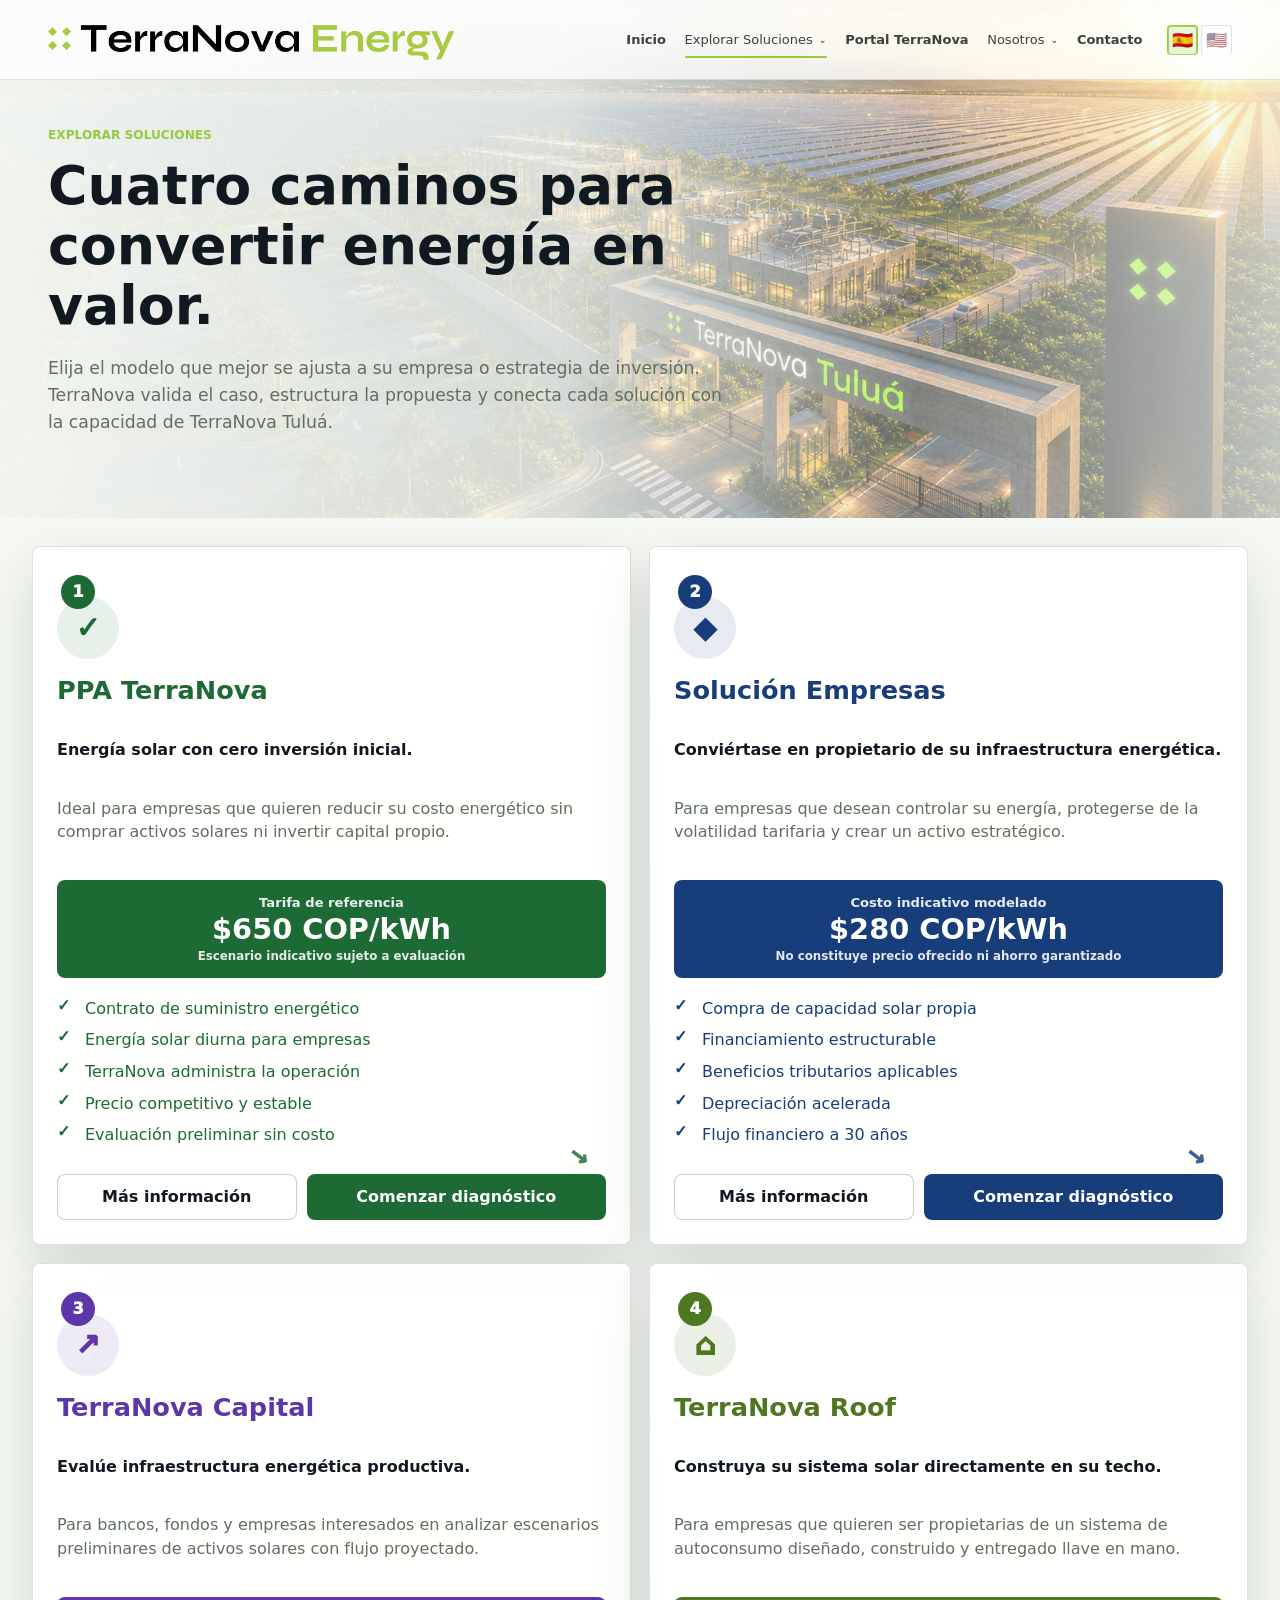
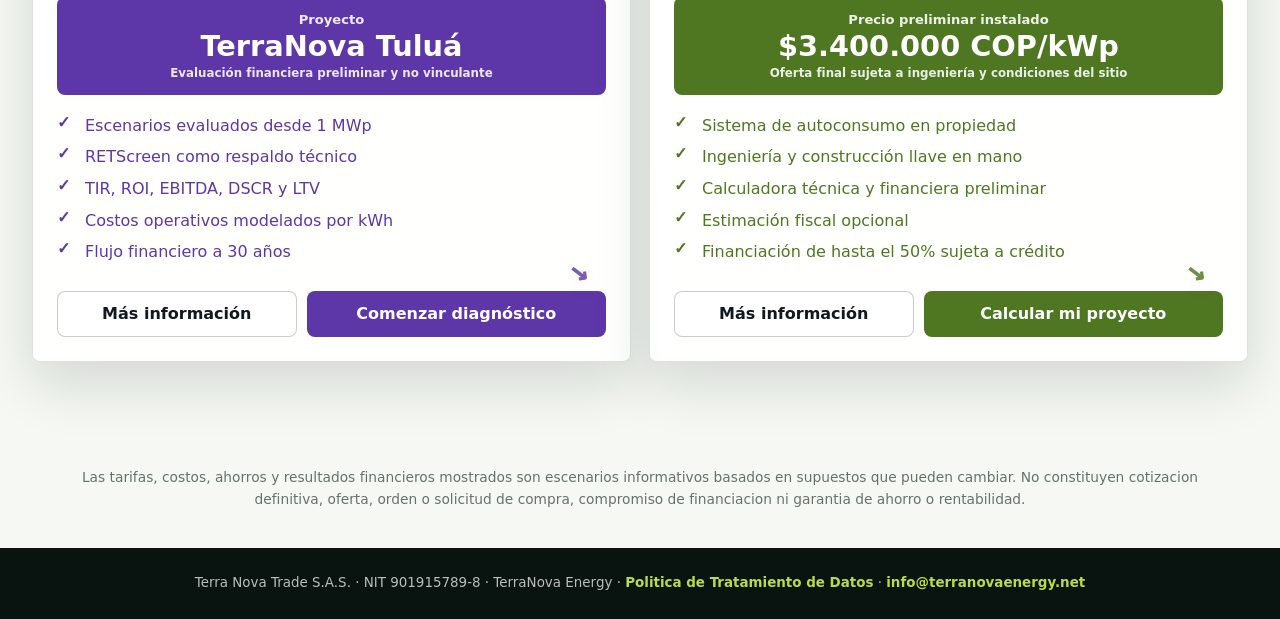
<file: soluciones.html>
<!doctype html>
<html lang="es">
  <head>
    <meta charset="utf-8" />
    <meta name="viewport" content="width=device-width, initial-scale=1" />
    <title>Soluciones de energía solar para empresas | TerraNova Energy</title>
    <meta name="description" content="Compare PPA solar, compra de capacidad energética, TerraNova Roof e inversión en TerraNova Tuluá. Soluciones para empresas de alto consumo e inversionistas en Colombia." />
    <meta name="robots" content="index, follow, max-image-preview:large" />
    <link rel="canonical" href="https://soluciones.terranovaenergy.net/soluciones.html" />
    <link rel="preload" href="assets/terranova-tulua-hero.png" as="image" fetchpriority="high" />
    <meta property="og:type" content="website" />
    <meta property="og:locale" content="es_CO" />
    <meta property="og:site_name" content="TerraNova Energy" />
    <meta property="og:title" content="Soluciones de energía solar para empresas | TerraNova Energy" />
    <meta property="og:description" content="PPA solar, infraestructura energética propia, TerraNova Roof e inversión en TerraNova Tuluá." />
    <meta property="og:url" content="https://soluciones.terranovaenergy.net/soluciones.html" />
    <meta property="og:image" content="https://soluciones.terranovaenergy.net/assets/terranova-tulua-hero.png" />
    <meta name="twitter:card" content="summary_large_image" />
    <script type="application/ld+json">
      {
        "@context": "https://schema.org",
        "@type": "CollectionPage",
        "name": "Soluciones TerraNova Energy",
        "url": "https://soluciones.terranovaenergy.net/soluciones.html",
        "description": "Modelos de PPA, infraestructura energética empresarial, TerraNova Roof e inversión solar para Colombia.",
        "isPartOf": { "@type": "WebSite", "name": "TerraNova Energy", "url": "https://soluciones.terranovaenergy.net/" }
      }
    </script>
    <style>
:root {
  --ink: #101820;
  --muted: #607060;
  --line: rgba(20, 35, 28, 0.14);
  --white: #ffffff;
  --green: #96c93d;
  --green-deep: #1e6a35;
  --blue: #173d7a;
  --purple: #5d37a8;
  --soft: #f5f8f3;
  --shadow: 0 22px 60px rgba(13, 28, 20, 0.16);
}

* {
  box-sizing: border-box;
}

html {
  scroll-behavior: smooth;
}

body {
  margin: 0;
  background: var(--soft);
  color: var(--ink);
  font-family:
    Inter, ui-sans-serif, system-ui, -apple-system, BlinkMacSystemFont, "Segoe UI",
    sans-serif;
}

a {
  color: inherit;
  text-decoration: none;
}

.site-header {
  align-items: center;
  background: linear-gradient(180deg, rgba(255, 255, 255, 0.18), rgba(255, 255, 255, 0));
  border-bottom: 1px solid rgba(255, 255, 255, 0.14);
  display: grid;
  gap: 26px;
  grid-template-columns: auto minmax(0, 1fr);
  left: 0;
  min-height: 80px;
  padding: 14px 48px;
  position: fixed;
  right: 0;
  top: 0;
  z-index: 20;
}

.brand img {
  filter: drop-shadow(0 4px 12px rgba(255, 255, 255, 0.5));
  display: block;
  height: 44px;
  width: auto;
}

.main-nav {
  align-items: center;
  display: flex;
  gap: clamp(12px, 1.45vw, 24px);
  grid-column: 2;
  justify-content: flex-end;
  min-width: 0;
  overflow-x: auto;
  scrollbar-width: none;
}

.main-nav::-webkit-scrollbar {
  display: none;
}

.nav-link {
  color: rgba(12, 24, 22, 0.82);
  flex: 0 0 auto;
  font-size: clamp(0.76rem, 0.9vw, 0.9rem);
  font-weight: 750;
  min-height: 34px;
  padding-top: 8px;
  position: relative;
  text-shadow: 0 1px 14px rgba(255, 255, 255, 0.74);
  white-space: nowrap;
}

.nav-link::after {
  background: var(--green-deep);
  border-radius: 999px;
  bottom: 0;
  content: "";
  height: 2px;
  left: 0;
  opacity: 0.72;
  position: absolute;
  width: 100%;
}

.nav-link:hover {
  color: var(--green-deep);
}

.explore-link::after {
  background: var(--green);
}

.ppa-link::after {
  background: var(--green-deep);
}

.empresa-link::after {
  background: var(--blue);
}

.capital-link::after {
  background: var(--purple);
}

.primary-button,
.secondary-button,
.ghost-button,
.solid-button {
  align-items: center;
  border-radius: 8px;
  display: inline-flex;
  font-weight: 850;
  justify-content: center;
  min-height: 44px;
  padding: 0 18px;
}

.primary-button,
.solid-button {
  background: var(--green);
  color: #102012;
}

.hero {
  display: flex;
  flex-direction: column;
  gap: 20px;
  justify-content: flex-start;
  min-height: 100svh;
  overflow: hidden;
  padding: 118px 48px 64px;
  position: relative;
}

.hero-media {
  background:
    linear-gradient(90deg, rgba(4, 12, 10, 0.78) 0%, rgba(4, 12, 10, 0.47) 33%, rgba(4, 12, 10, 0.04) 68%, rgba(4, 12, 10, 0.06) 100%),
    url("assets/terranova-tulua-hero.png") center / cover;
  inset: 0;
  position: absolute;
  z-index: 0;
}

.hero-overlay {
  background:
    linear-gradient(180deg, rgba(255, 255, 255, 0.52) 0%, rgba(255, 255, 255, 0.24) 96px, rgba(255, 255, 255, 0) 178px),
    linear-gradient(180deg, rgba(4, 12, 10, 0.08), rgba(4, 12, 10, 0.5)),
    linear-gradient(90deg, rgba(4, 12, 10, 0.56), transparent 70%);
  inset: 0;
  position: absolute;
  z-index: 1;
}

.hero-content {
  position: relative;
  z-index: 2;
}

.hero-content {
  max-width: 790px;
  padding-top: 34px;
}

.eyebrow {
  color: var(--green);
  font-size: 0.76rem;
  font-weight: 900;
  letter-spacing: 0;
  margin: 0 0 14px;
  text-transform: uppercase;
}

h1,
h2,
h3,
p {
  margin-top: 0;
}

h1 {
  color: #fff;
  font-size: clamp(1.75rem, 2.85vw, 3rem);
  font-weight: 820;
  line-height: 1.12;
  margin-bottom: 18px;
  max-width: 700px;
}

.hero-copy {
  color: rgba(255, 255, 255, 0.84);
  font-size: clamp(0.96rem, 1.2vw, 1.08rem);
  line-height: 1.55;
  margin-bottom: 28px;
  max-width: 600px;
}

.hero-cta {
  align-items: center;
  background: var(--green);
  border: 1px solid rgba(150, 201, 61, 0.72);
  border-radius: 8px;
  box-shadow: 0 16px 34px rgba(12, 36, 18, 0.22);
  color: #102012;
  display: inline-flex;
  font-size: 0.92rem;
  font-weight: 880;
  justify-content: center;
  min-height: 44px;
  padding: 0 22px;
}

.hero-cta:hover {
  background: #a7dc45;
}

.secondary-button {
  border: 1px solid rgba(255, 255, 255, 0.52);
  color: #fff;
}

.hero-paths {
  display: grid;
  gap: 10px;
  grid-template-columns: repeat(3, minmax(0, 1fr));
  max-width: 720px;
  scroll-margin-top: 108px;
  width: min(100%, 720px);
}

.hero-card {
  -webkit-backdrop-filter: blur(16px) saturate(1.16);
  backdrop-filter: blur(16px) saturate(1.16);
  background:
    linear-gradient(180deg, rgba(255, 255, 255, 0.78), rgba(255, 255, 255, 0.58)),
    rgba(255, 255, 255, 0.34);
  border: 1px solid rgba(255, 255, 255, 0.5);
  border-radius: 8px;
  box-shadow:
    inset 0 1px 0 rgba(255, 255, 255, 0.72),
    0 18px 42px rgba(2, 11, 8, 0.18);
  display: flex;
  flex-direction: column;
  isolation: isolate;
  min-height: 168px;
  min-width: 0;
  overflow: hidden;
  padding: 12px;
  position: relative;
}

.hero-card::after {
  background: linear-gradient(180deg, rgba(255, 255, 255, 0.42), rgba(255, 255, 255, 0));
  content: "";
  inset: 0;
  pointer-events: none;
  position: absolute;
  z-index: -1;
}

.hero-card-number {
  border-radius: 50%;
  color: #fff;
  display: grid;
  font-size: 0.72rem;
  font-weight: 950;
  height: 24px;
  left: 12px;
  place-items: center;
  position: absolute;
  top: 12px;
  width: 24px;
}

.hero-card-mark {
  align-items: center;
  border-radius: 50%;
  display: inline-flex;
  font-size: 1.22rem;
  font-weight: 950;
  height: 38px;
  justify-content: center;
  line-height: 1;
  margin: 18px 0 10px;
  width: 38px;
}

.hero-card h3 {
  font-size: clamp(1rem, 1.25vw, 1.2rem);
  line-height: 1.05;
  margin-bottom: 6px;
}

.hero-card strong {
  display: block;
}

.hero-card > strong {
  color: rgba(16, 24, 32, 0.88);
  font-size: 0.74rem;
  line-height: 1.25;
  margin-bottom: 9px;
}

.hero-card p,
.hero-card li {
  color: var(--muted);
  font-size: 0.74rem;
  line-height: 1.36;
}

.hero-card p {
  margin-bottom: 12px;
}

.hero-card-price {
  border-radius: 8px;
  color: #fff;
  margin: 0 0 10px;
  padding: 8px 9px;
  box-shadow: inset 0 1px 0 rgba(255, 255, 255, 0.22);
  text-align: center;
}

.hero-card-price span,
.hero-card-price small {
  display: block;
  font-weight: 850;
  line-height: 1.15;
}

.hero-card-price span {
  font-size: 0.62rem;
  opacity: 0.88;
}

.hero-card-price strong {
  font-size: clamp(0.95rem, 1.25vw, 1.18rem);
  line-height: 1.05;
  margin: 2px 0;
}

.hero-card-price small {
  font-size: 0.58rem;
  opacity: 0.9;
}

.hero-card ul {
  display: grid;
  gap: 7px;
  list-style: none;
  margin: 0 0 16px;
  padding: 0;
}

.hero-card li {
  padding-left: 22px;
  position: relative;
}

.hero-card li::before {
  border: 2px solid currentColor;
  border-radius: 50%;
  content: "";
  height: 12px;
  left: 0;
  position: absolute;
  top: 3px;
  width: 12px;
}

.hero-card-actions {
  display: grid;
  gap: 7px;
  grid-template-columns: 1fr 1fr;
  margin-top: auto;
}

.hero-card-actions .ghost-button,
.hero-card-actions .solid-button {
  font-size: 0.72rem;
  min-height: 30px;
  padding: 0 8px;
}

.hero-card-actions .ghost-button {
  background: rgba(255, 255, 255, 0.28);
  border-color: rgba(16, 24, 32, 0.14);
}

.ppa .hero-card-number,
.ppa .solid-button {
  background: var(--green-deep);
  color: #fff;
}

.empresa .hero-card-number,
.empresa .solid-button {
  background: var(--blue);
  color: #fff;
}

.capital .hero-card-number,
.capital .solid-button {
  background: var(--purple);
  color: #fff;
}

.ppa .hero-card-price {
  background: linear-gradient(135deg, rgba(30, 106, 53, 0.94), rgba(74, 150, 60, 0.86));
}

.empresa .hero-card-price {
  background: linear-gradient(135deg, rgba(23, 61, 122, 0.94), rgba(35, 89, 158, 0.86));
}

.capital .hero-card-price {
  background: linear-gradient(135deg, rgba(93, 55, 168, 0.94), rgba(122, 72, 190, 0.86));
}

.ppa .hero-card-mark {
  background: rgba(30, 106, 53, 0.1);
  color: var(--green-deep);
}

.empresa .hero-card-mark {
  background: rgba(23, 61, 122, 0.1);
  color: var(--blue);
}

.capital .hero-card-mark {
  background: rgba(93, 55, 168, 0.1);
  color: var(--purple);
}

.solution-entry,
.confidence-band,
.contact-band {
  margin: 0 auto;
  max-width: 1240px;
  padding: 72px 32px 0;
}

.section-anchor {
  display: block;
  height: 0;
  scroll-margin-top: 96px;
}

.section-head {
  margin: 0 auto 28px;
  max-width: 790px;
  text-align: center;
}

.section-head h2,
.contact-band h2 {
  font-size: clamp(1.75rem, 3.4vw, 3rem);
  line-height: 1.08;
  margin-bottom: 14px;
}

.section-head p {
  color: var(--muted);
  font-size: 1.05rem;
  line-height: 1.55;
  margin-bottom: 0;
}

.path-grid {
  display: grid;
  gap: 16px;
  grid-template-columns: repeat(3, minmax(0, 1fr));
}

.path-card {
  background: rgba(255, 255, 255, 0.94);
  border: 1px solid var(--line);
  border-radius: 8px;
  box-shadow: var(--shadow);
  min-width: 0;
  padding: 24px;
  position: relative;
}

.path-card.featured {
  border-color: rgba(23, 61, 122, 0.28);
}

.path-number {
  border-radius: 50%;
  color: #fff;
  display: inline-grid;
  font-size: 0.86rem;
  font-weight: 900;
  height: 38px;
  place-items: center;
  position: absolute;
  right: 20px;
  top: 20px;
  width: 38px;
}

.ppa .path-number,
.ppa .solid-button {
  background: var(--green-deep);
  color: #fff;
}

.empresa .path-number,
.empresa .solid-button {
  background: var(--blue);
  color: #fff;
}

.capital .path-number,
.capital .solid-button {
  background: var(--purple);
  color: #fff;
}

.path-icon {
  align-items: center;
  border-radius: 50%;
  display: inline-flex;
  font-size: 2rem;
  font-weight: 900;
  height: 72px;
  justify-content: center;
  margin-bottom: 20px;
  width: 72px;
}

.ppa .path-icon {
  background: rgba(30, 106, 53, 0.12);
  color: var(--green-deep);
}

.empresa .path-icon {
  background: rgba(23, 61, 122, 0.12);
  color: var(--blue);
}

.capital .path-icon {
  background: rgba(93, 55, 168, 0.12);
  color: var(--purple);
}

.path-card h3 {
  font-size: clamp(1.45rem, 2vw, 2rem);
  line-height: 1.08;
  margin-bottom: 10px;
}

.path-card strong {
  display: block;
  font-size: 1.02rem;
  line-height: 1.4;
  margin-bottom: 12px;
}

.path-card p,
.path-card li {
  color: var(--muted);
  line-height: 1.48;
}

.path-card ul {
  display: grid;
  gap: 9px;
  list-style: none;
  margin: 20px 0;
  padding: 0;
}

.path-card li {
  padding-left: 24px;
  position: relative;
}

.path-card li::before {
  border: 2px solid currentColor;
  border-radius: 50%;
  content: "";
  height: 12px;
  left: 0;
  position: absolute;
  top: 5px;
  width: 12px;
}

.card-actions {
  display: grid;
  gap: 10px;
  grid-template-columns: 1fr 1.2fr;
  margin-top: 22px;
}

.ghost-button {
  border: 1px solid var(--line);
}

.confidence-band {
  display: grid;
  gap: 16px;
  grid-template-columns: repeat(3, minmax(0, 1fr));
  padding-bottom: 76px;
}

.confidence-band article {
  align-items: center;
  background: #fff;
  border: 1px solid var(--line);
  border-radius: 8px;
  display: flex;
  gap: 16px;
  min-height: 110px;
  padding: 22px;
}

.confidence-band span {
  color: var(--green-deep);
  font-size: 1.15rem;
  font-weight: 950;
}

.confidence-band p,
.contact-band p {
  color: var(--muted);
  line-height: 1.5;
  margin: 4px 0 0;
}

.contact-band {
  align-items: center;
  border-top: 1px solid var(--line);
  display: flex;
  justify-content: space-between;
  padding-bottom: 76px;
}

.contact-band h2 {
  margin-bottom: 0;
}

.solutions-body {
  background:
    linear-gradient(180deg, rgba(245, 248, 243, 0.94), #f5f8f3 460px),
    #f5f8f3;
}

.solutions-header {
  background: rgba(255, 255, 255, 0.76);
  -webkit-backdrop-filter: blur(18px);
  backdrop-filter: blur(18px);
  border-bottom: 1px solid rgba(20, 35, 28, 0.12);
}

.solutions-hero {
  min-height: 430px;
  overflow: hidden;
  padding: 128px 48px 64px;
  position: relative;
}

.solutions-hero-media {
  background:
    linear-gradient(90deg, rgba(245, 248, 243, 0.98) 0%, rgba(245, 248, 243, 0.86) 44%, rgba(245, 248, 243, 0.4) 72%, rgba(245, 248, 243, 0.78) 100%),
    url("assets/terranova-tulua-hero.png") center 42% / cover;
  inset: 0;
  position: absolute;
}

.solutions-hero-content {
  max-width: 760px;
  position: relative;
  z-index: 1;
}

.solutions-hero h1 {
  color: var(--ink);
  font-size: clamp(2.15rem, 4.2vw, 4.2rem);
  max-width: 690px;
}

.solutions-hero p:not(.eyebrow) {
  color: var(--muted);
  font-size: 1.08rem;
  line-height: 1.58;
  max-width: 680px;
}

.solution-cards-section {
  display: grid;
  gap: 18px;
  grid-template-columns: repeat(2, minmax(0, 1fr));
  margin: 28px auto 0;
  max-width: 1280px;
  padding: 0 32px 82px;
  position: relative;
  z-index: 2;
}

.solution-card {
  background: rgba(255, 255, 255, 0.92);
  border: 1px solid var(--line);
  border-radius: 8px;
  box-shadow: 0 22px 56px rgba(13, 28, 20, 0.14);
  display: flex;
  flex-direction: column;
  min-height: 570px;
  overflow: hidden;
  padding: 24px;
  position: relative;
}

.solution-card::before {
  background: linear-gradient(135deg, rgba(255, 255, 255, 0.86), rgba(255, 255, 255, 0));
  content: "";
  inset: 0;
  pointer-events: none;
  position: absolute;
}

.solution-card > * {
  position: relative;
}

.solution-number {
  border-radius: 50%;
  color: #fff;
  display: grid;
  font-weight: 950;
  height: 34px;
  left: 28px;
  place-items: center;
  position: absolute;
  top: 28px;
  width: 34px;
}

.solution-symbol {
  align-items: center;
  border-radius: 50%;
  display: inline-flex;
  font-size: 1.85rem;
  font-weight: 950;
  height: 62px;
  justify-content: center;
  margin: 26px 0 18px;
  width: 62px;
}

.solution-card h2 {
  font-size: clamp(1.58rem, 2vw, 2.15rem);
  line-height: 1.04;
  margin-bottom: 10px;
  min-height: 2.05em;
}

.solution-card > strong {
  display: block;
  font-size: 1rem;
  line-height: 1.36;
  margin-bottom: 16px;
  min-height: 2.58em;
}

.solution-card p {
  color: var(--muted);
  line-height: 1.46;
  margin-bottom: 18px;
  min-height: 4.08em;
}

.solution-price {
  border-radius: 8px;
  color: #fff;
  margin-bottom: 20px;
  padding: 14px 16px;
  text-align: center;
  display: grid;
  align-content: center;
  min-height: 98px;
}

.solution-price {
  cursor: pointer;
  text-decoration: none;
  transition: transform 180ms ease, box-shadow 180ms ease, filter 180ms ease;
}

.solution-price:hover,
.solution-price:focus-visible {
  filter: brightness(1.04);
  transform: translateY(-2px);
}

.solution-price span,
.solution-price small {
  display: block;
  font-weight: 880;
}

.solution-price span {
  font-size: 0.82rem;
  opacity: 0.9;
}

.solution-price strong {
  display: block;
  font-size: clamp(1.55rem, 2.25vw, 2rem);
  line-height: 1;
  margin: 5px 0;
}

.solution-price small {
  font-size: 0.74rem;
  opacity: 0.88;
}

.solution-card ul {
  display: grid;
  gap: 10px;
  list-style: none;
  margin: 0 0 20px;
  padding: 0;
}

.solution-card li {
  color: var(--muted);
  line-height: 1.35;
  padding-left: 28px;
  position: relative;
}

.solution-card li::before {
  content: "✓";
  font-size: 1rem;
  font-weight: 950;
  left: 0;
  line-height: 1;
  position: absolute;
  top: 0;
}

.solution-actions {
  display: grid;
  gap: 10px;
  grid-template-columns: 1fr 1.25fr;
  margin-top: auto;
  padding-top: 8px;
}

.outline-action,
.filled-action {
  align-items: center;
  border-radius: 8px;
  display: inline-flex;
  font-weight: 880;
  justify-content: center;
  min-height: 46px;
  padding: 0 14px;
  text-align: center;
}

.outline-action {
  background: rgba(255, 255, 255, 0.56);
  border: 1px solid rgba(16, 24, 32, 0.22);
}

.filled-action {
  position: relative;
}

.filled-action::before {
  animation: arrow-nudge 1.8s ease-in-out infinite;
  content: "↘";
  font-size: 1.42rem;
  font-weight: 950;
  line-height: 1;
  opacity: 0.82;
  pointer-events: none;
  position: absolute;
  right: 18px;
  text-shadow: 0 10px 24px rgba(16, 24, 32, 0.16);
  top: -28px;
  transform: rotate(-8deg);
}

@keyframes arrow-nudge {
  0%,
  100% {
    transform: translate(0, 0) rotate(-8deg);
  }

  50% {
    transform: translate(4px, 5px) rotate(-8deg);
  }
}

.solution-ppa h2,
.solution-ppa .solution-symbol,
.solution-ppa li {
  color: var(--green-deep);
}

.solution-empresa h2,
.solution-empresa .solution-symbol,
.solution-empresa li {
  color: var(--blue);
}

.solution-capital h2,
.solution-capital .solution-symbol,
.solution-capital li {
  color: var(--purple);
}

.solution-roof h2,
.solution-roof .solution-symbol,
.solution-roof li {
  color: #4f7722;
}

.solution-ppa .solution-number,
.solution-ppa .solution-price,
.solution-ppa .filled-action {
  background: var(--green-deep);
  color: #fff;
}

.solution-ppa .filled-action::before {
  color: var(--green-deep);
}

.solution-empresa .solution-number,
.solution-empresa .solution-price,
.solution-empresa .filled-action {
  background: var(--blue);
  color: #fff;
}

.solution-empresa .filled-action::before {
  color: var(--blue);
}

.solution-capital .solution-number,
.solution-capital .solution-price,
.solution-capital .filled-action {
  background: var(--purple);
  color: #fff;
}

.solution-capital .solution-price strong {
  white-space: nowrap;
}

.solution-capital .filled-action::before {
  color: var(--purple);
}

.solution-roof .solution-number,
.solution-roof .solution-price,
.solution-roof .filled-action {
  background: #4f7722;
  color: #fff;
}

.solution-roof .filled-action::before {
  color: #4f7722;
}

.solution-ppa .solution-symbol {
  background: rgba(30, 106, 53, 0.1);
}

.solution-empresa .solution-symbol {
  background: rgba(23, 61, 122, 0.1);
}

.solution-capital .solution-symbol {
  background: rgba(93, 55, 168, 0.1);
}

.solution-roof .solution-symbol {
  background: rgba(79, 119, 34, 0.11);
}

@media (max-width: 980px) {
  .site-header {
    grid-template-columns: 1fr;
    min-height: auto;
    padding: 14px 22px;
  }

  .main-nav {
    grid-column: 1;
    justify-content: flex-start;
    max-width: none;
    overflow-x: auto;
    padding-bottom: 4px;
  }

  .hero {
    min-height: auto;
    padding: 132px 22px 54px;
  }

  .hero-paths,
  .path-grid,
  .confidence-band,
  .solution-cards-section {
    grid-template-columns: 1fr;
  }

  .solutions-hero {
    padding: 124px 22px 62px;
  }

  .solution-cards-section {
    margin-top: 18px;
    padding-left: 22px;
    padding-right: 22px;
  }

  .solution-card {
    min-height: 0;
  }

  .solution-card h2,
  .solution-card > strong,
  .solution-card p {
    min-height: 0;
  }

  .hero-paths {
    max-width: 560px;
  }

  .contact-band {
    align-items: flex-start;
    flex-direction: column;
    gap: 20px;
  }
}

@media (max-width: 640px) {
  .brand img {
    height: 34px;
  }

  .hero-card-actions,
  .card-actions {
    grid-template-columns: 1fr;
  }

  .hero-actions {
    display: grid;
  }

  .hero-card {
    min-height: 0;
  }

  .solution-entry,
  .solution-cards-section,
  .confidence-band,
  .contact-band {
    padding-left: 18px;
    padding-right: 18px;
  }

  .solution-actions {
    grid-template-columns: 1fr;
  }

  .filled-action::before {
    display: none;
  }
}

.language-switch { display: inline-flex; align-items: center; gap: 3px; margin-left: 6px; }
.language-switch button { appearance: none; background: rgba(255,255,255,.68); border: 1px solid rgba(20,35,27,.2); color: #14231b; cursor: pointer; font: inherit; font-size: 11px; font-weight: 800; min-width: 30px; padding: 5px 6px; }
.language-switch button.active { background: #91d529; border-color: #91d529; }
</style>
  </head>
  <body class="solutions-body">
    <header class="site-header solutions-header">
      <a class="brand" href="index.html" aria-label="TerraNova Energy">
        <img src="assets/terranova-logo.png" alt="TerraNova Energy" />
      </a>
      <nav class="main-nav" aria-label="Navegacion principal">
        <a class="nav-link" href="index.html">Inicio</a>
        <a class="nav-link explore-link" href="soluciones.html">Explorar Soluciones</a>
        <a class="nav-link ppa-link" href="ppa.html">PPA TerraNova</a>
        <a class="nav-link empresa-link" href="solucion-empresas.html">Solución Empresas</a>
        <a class="nav-link capital-link" href="capital.html">TerraNova Capital</a>
        <a class="nav-link" href="index.html#nosotros">Nosotros</a>
        <a class="nav-link" href="index.html#contacto">Contacto</a>
        <span class="language-switch" aria-label="Idioma">
          <button type="button" data-lang="es" class="active">ES</button>
          <button type="button" data-lang="en">EN</button>
        </span>
      </nav>
    </header>

    <main>
      <section class="solutions-hero" aria-label="Soluciones TerraNova">
        <div class="solutions-hero-media" aria-hidden="true"></div>
        <div class="solutions-hero-content">
          <p class="eyebrow">Explorar soluciones</p>
          <h1>Cuatro caminos para convertir energía en valor.</h1>
          <p>
            Elija el modelo que mejor se ajusta a su empresa o estrategia de inversión. TerraNova valida el caso, estructura la propuesta y conecta cada solución con la capacidad de TerraNova Tuluá.
          </p>
        </div>
      </section>

      <section class="solution-cards-section" aria-label="Modelos TerraNova">
        <article class="solution-card solution-ppa">
          <span class="solution-number">1</span>
          <div class="solution-symbol" aria-hidden="true">✓</div>
          <h2>PPA TerraNova</h2>
          <strong>Energía solar con cero inversión inicial.</strong>
          <p>Ideal para empresas que quieren reducir su costo energético sin comprar activos solares ni invertir capital propio.</p>

          <a class="solution-price" href="ppa.html" aria-label="Comenzar diagnostico PPA TerraNova">
            <span>Tarifa de referencia</span>
            <strong>$650 COP/kWh</strong>
            <small>Escenario indicativo sujeto a evaluación</small>
          </a>

          <ul>
            <li>Contrato de suministro energético</li>
            <li>Energía solar diurna para empresas</li>
            <li>TerraNova administra la operación</li>
            <li>Precio competitivo y estable</li>
            <li>Evaluación preliminar sin costo</li>
          </ul>

          <div class="solution-actions">
            <a class="outline-action" href="ppa.html">Más información</a>
            <a class="filled-action" href="ppa.html">Comenzar diagnóstico</a>
          </div>
        </article>

        <article class="solution-card solution-empresa">
          <span class="solution-number">2</span>
          <div class="solution-symbol" aria-hidden="true">◆</div>
          <h2>Solución Empresas</h2>
          <strong>Conviértase en propietario de su infraestructura energética.</strong>
          <p>Para empresas que desean controlar su energía, protegerse de la volatilidad tarifaria y crear un activo estratégico.</p>

          <a class="solution-price" href="solucion-empresas.html" aria-label="Comenzar diagnostico Solucion Empresas">
            <span>Costo indicativo modelado</span>
            <strong>$280 COP/kWh</strong>
            <small>No constituye precio ofrecido ni ahorro garantizado</small>
          </a>

          <ul>
            <li>Compra de capacidad solar propia</li>
            <li>Financiamiento estructurable</li>
            <li>Beneficios tributarios aplicables</li>
            <li>Depreciación acelerada</li>
            <li>Flujo financiero a 30 años</li>
          </ul>

          <div class="solution-actions">
            <a class="outline-action" href="solucion-empresas.html">Más información</a>
            <a class="filled-action" href="solucion-empresas.html">Comenzar diagnóstico</a>
          </div>
        </article>

        <article class="solution-card solution-capital">
          <span class="solution-number">3</span>
          <div class="solution-symbol" aria-hidden="true">↗</div>
          <h2>TerraNova Capital</h2>
          <strong>Evalúe infraestructura energética productiva.</strong>
          <p>Para bancos, fondos y empresas interesados en analizar escenarios preliminares de activos solares con flujo proyectado.</p>

          <a class="solution-price" href="capital.html" aria-label="Comenzar diagnostico TerraNova Capital">
            <span>Proyecto</span>
            <strong>TerraNova Tuluá</strong>
            <small>Evaluación financiera preliminar y no vinculante</small>
          </a>

          <ul>
            <li>Escenarios evaluados desde 1 MWp</li>
            <li>RETScreen como respaldo técnico</li>
            <li>TIR, ROI, EBITDA, DSCR y LTV</li>
            <li>Costos operativos modelados por kWh</li>
            <li>Flujo financiero a 30 años</li>
          </ul>

          <div class="solution-actions">
            <a class="outline-action" href="capital.html">Más información</a>
            <a class="filled-action" href="capital.html">Comenzar diagnóstico</a>
          </div>
        </article>

        <article class="solution-card solution-roof">
          <span class="solution-number">4</span>
          <div class="solution-symbol" aria-hidden="true">⌂</div>
          <h2>TerraNova Roof</h2>
          <strong>Construya su sistema solar directamente en su techo.</strong>
          <p>Para empresas que quieren ser propietarias de un sistema de autoconsumo diseñado, construido y entregado llave en mano.</p>

          <a class="solution-price" href="terranova-roof.html" aria-label="Evaluar TerraNova Roof">
            <span>Precio preliminar instalado</span>
            <strong>$3.400.000 COP/kWp</strong>
            <small>Oferta final sujeta a ingeniería y condiciones del sitio</small>
          </a>

          <ul>
            <li>Sistema de autoconsumo en propiedad</li>
            <li>Ingeniería y construcción llave en mano</li>
            <li>Calculadora técnica y financiera preliminar</li>
            <li>Estimación fiscal opcional</li>
            <li>Financiación de hasta el 50% sujeta a crédito</li>
          </ul>

          <div class="solution-actions">
            <a class="outline-action" href="terranova-roof.html">Más información</a>
            <a class="filled-action" href="terranova-roof.html#calculadora">Calcular mi proyecto</a>
          </div>
        </article>
      </section>
      <p style="max-width:1180px;margin:22px auto 0;padding:0 24px;color:#63736c;font-size:.86rem;line-height:1.6;text-align:center;">
        Las tarifas, costos, ahorros y resultados financieros mostrados son escenarios informativos basados en supuestos que pueden cambiar. No constituyen cotizacion definitiva, oferta, orden o solicitud de compra, compromiso de financiacion ni garantia de ahorro o rentabilidad.
      </p>
    </main>
    <footer style="margin-top:38px;padding:24px;text-align:center;background:#09130f;color:rgba(255,255,255,.72);font-size:.84rem;line-height:1.7;">
      Terra Nova Trade S.A.S. · NIT 901915789-8 · TerraNova Energy ·
      <a href="politica-tratamiento-datos.html" style="color:#b7dc45;font-weight:800;">Politica de Tratamiento de Datos</a> ·
      <a href="mailto:info@terranovaenergy.net" style="color:#b7dc45;font-weight:800;">info@terranovaenergy.net</a>
    </footer>
    <script src="terranova-i18n.js?v=16"></script>
  </body>
</html>
</file>
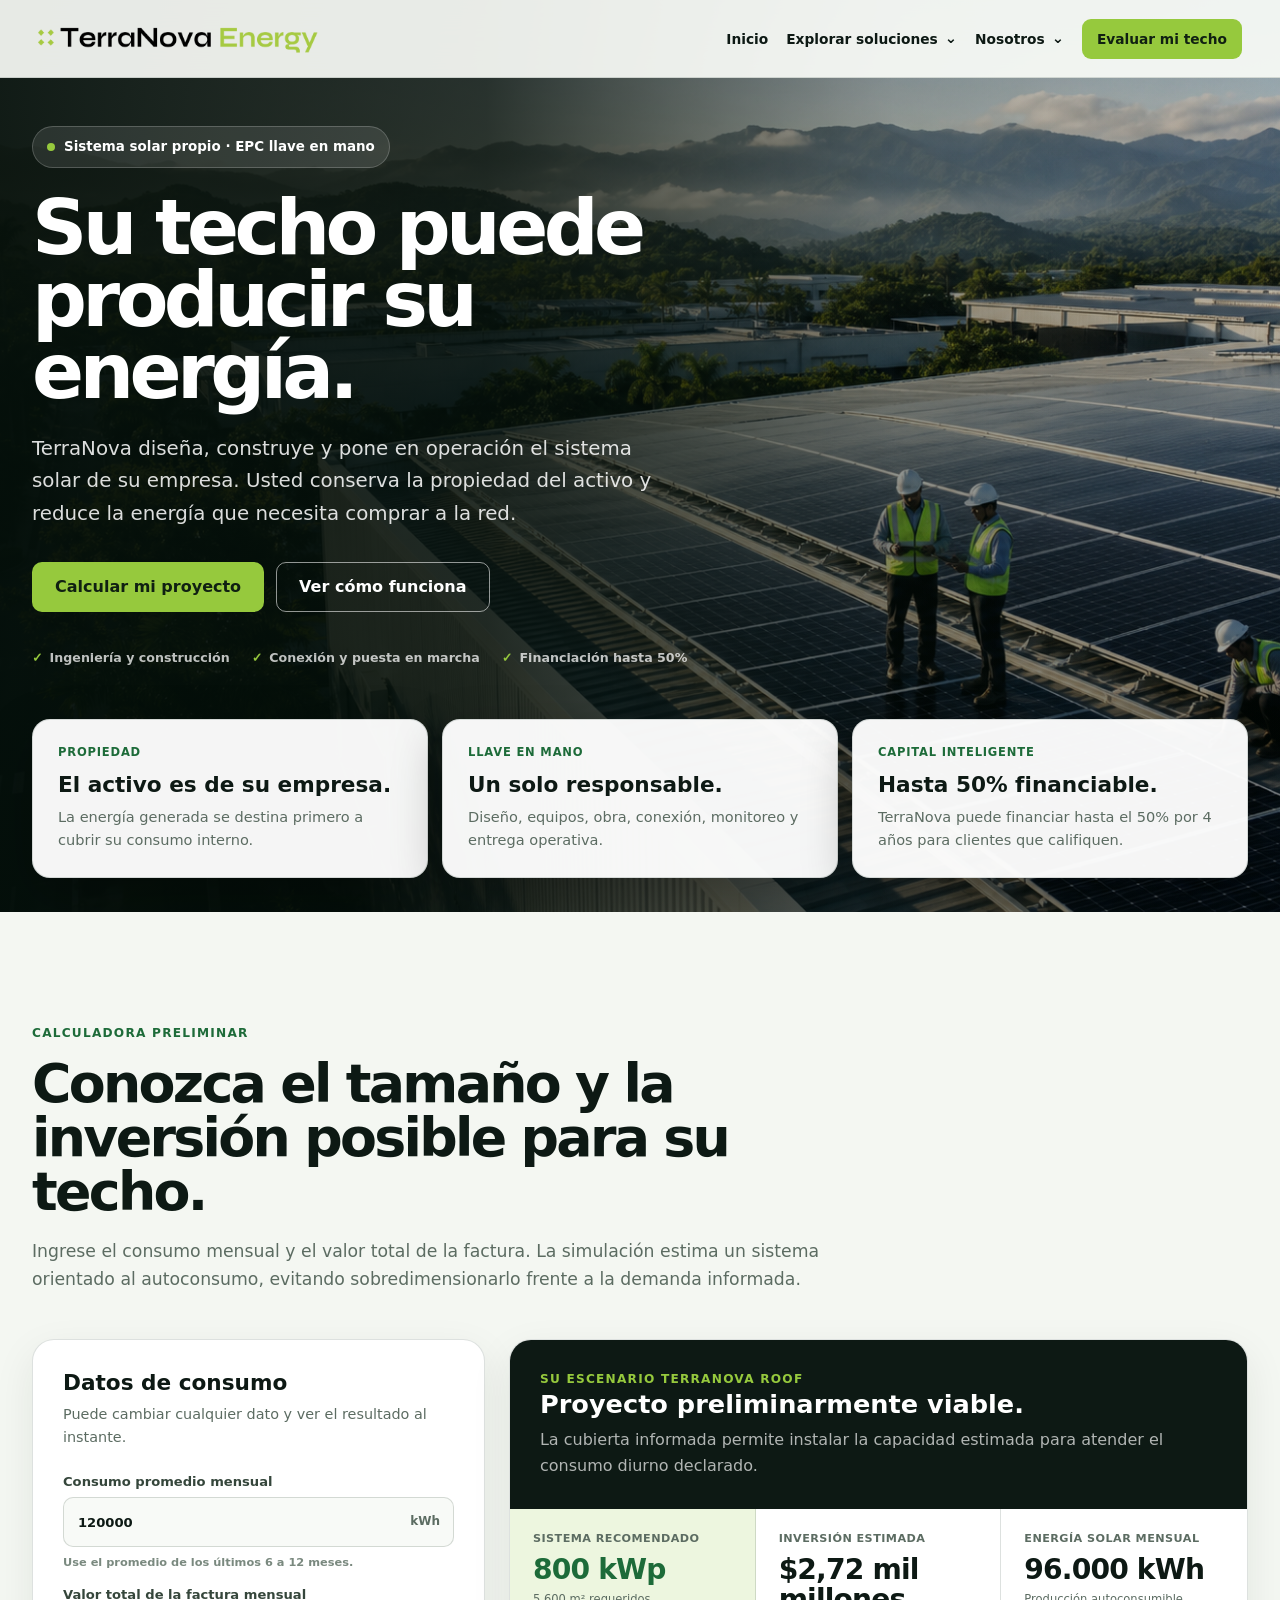
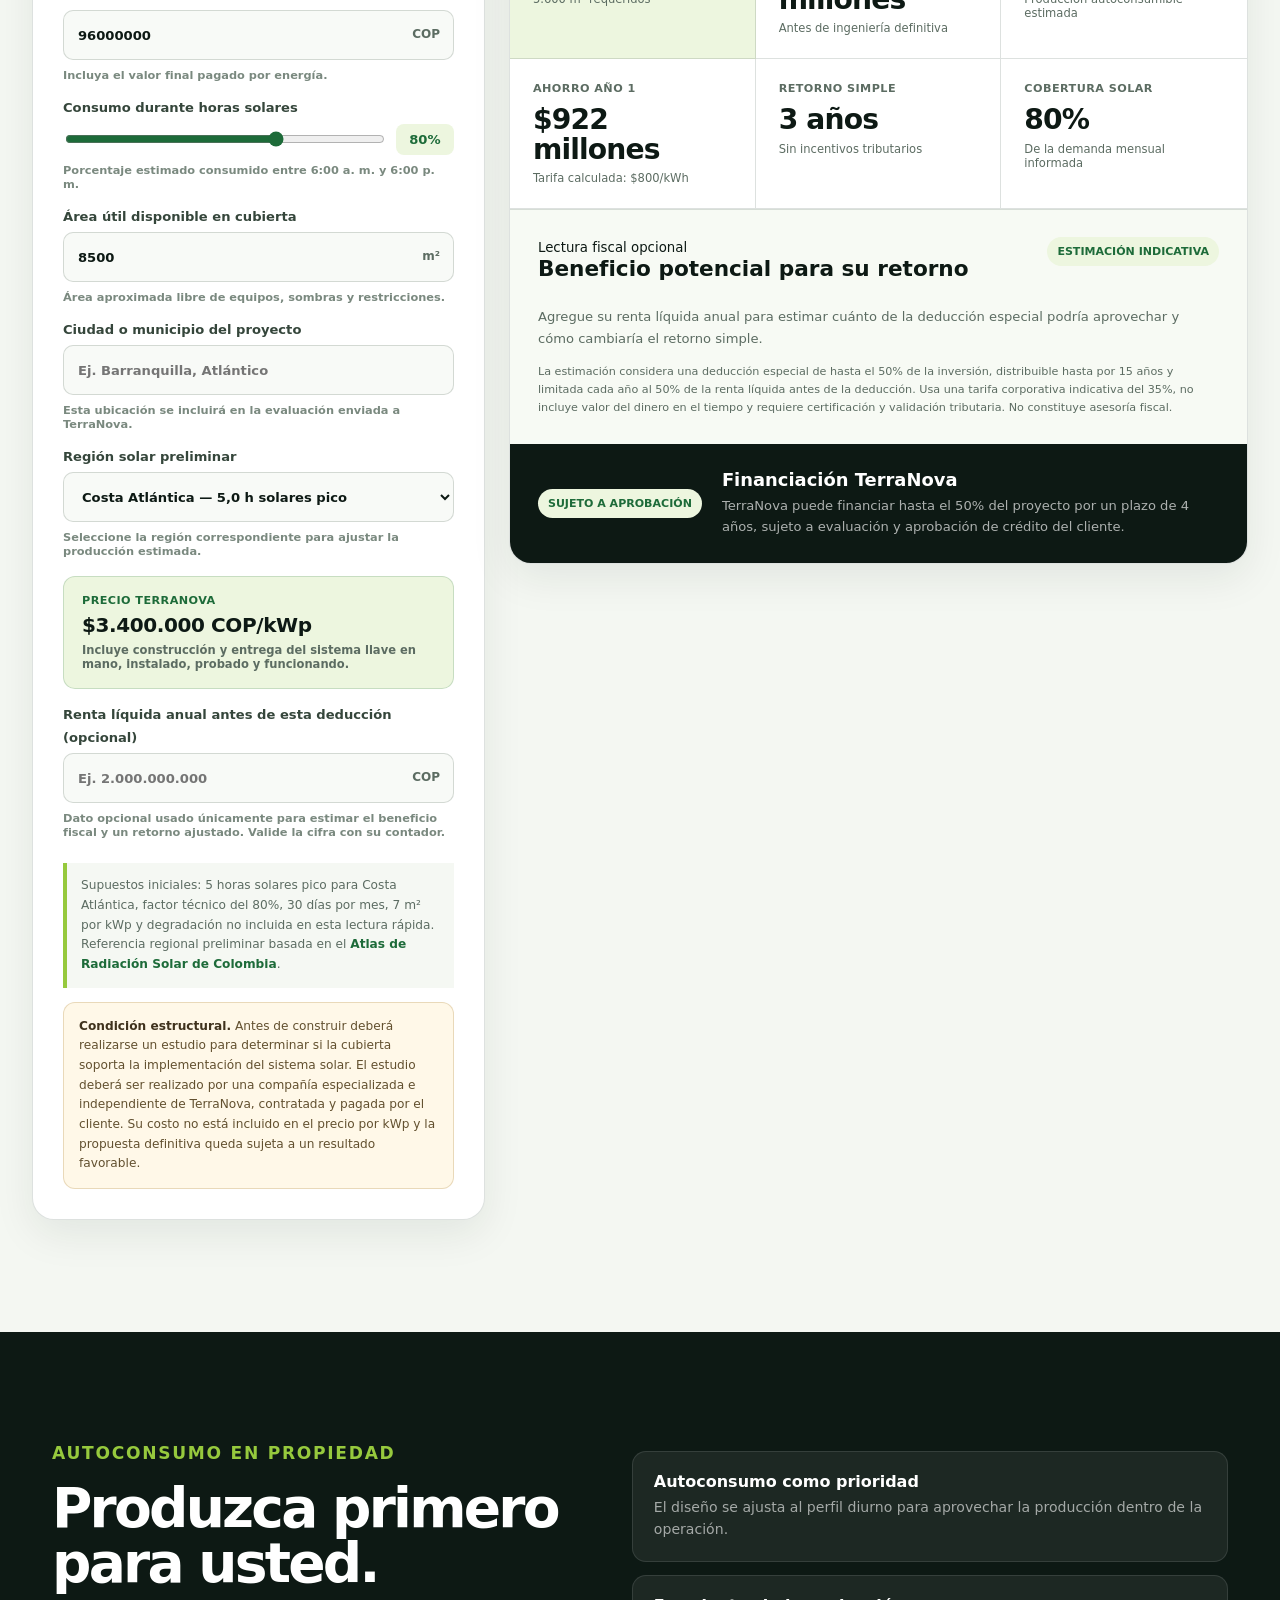
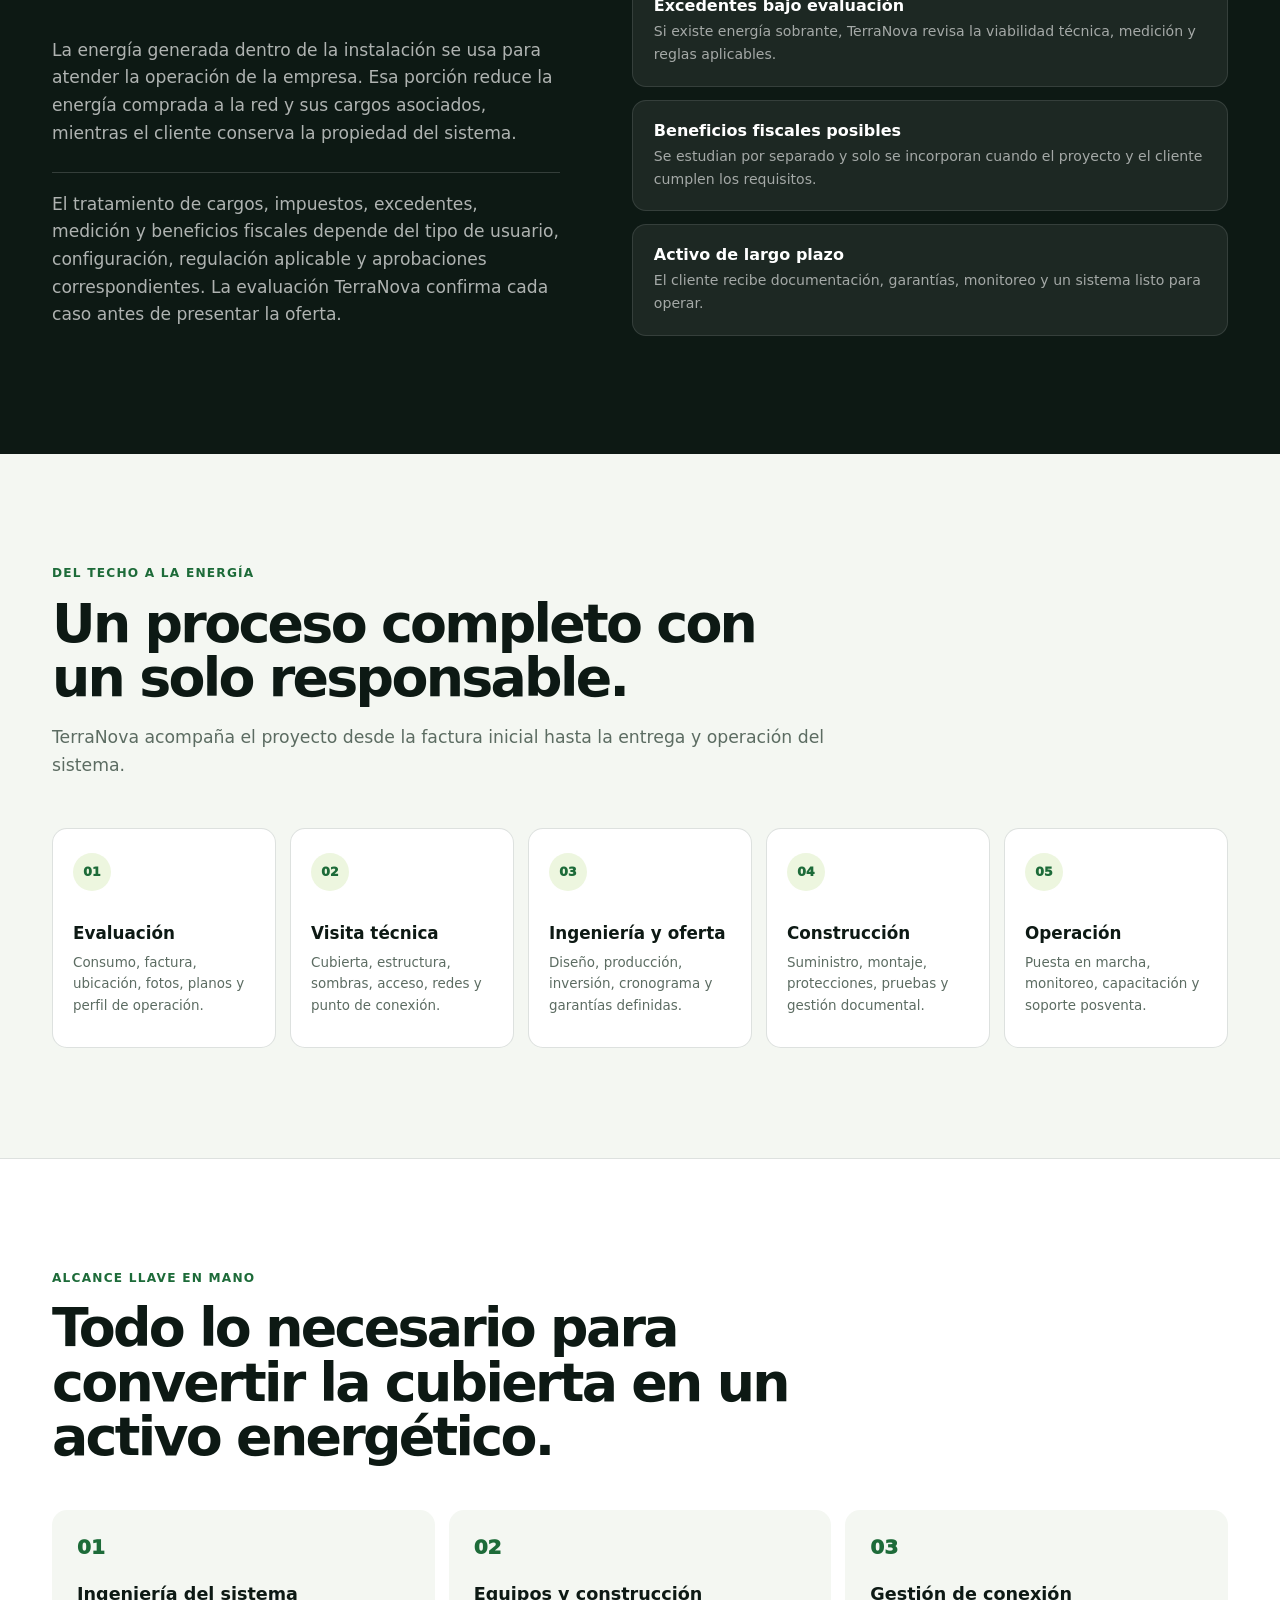
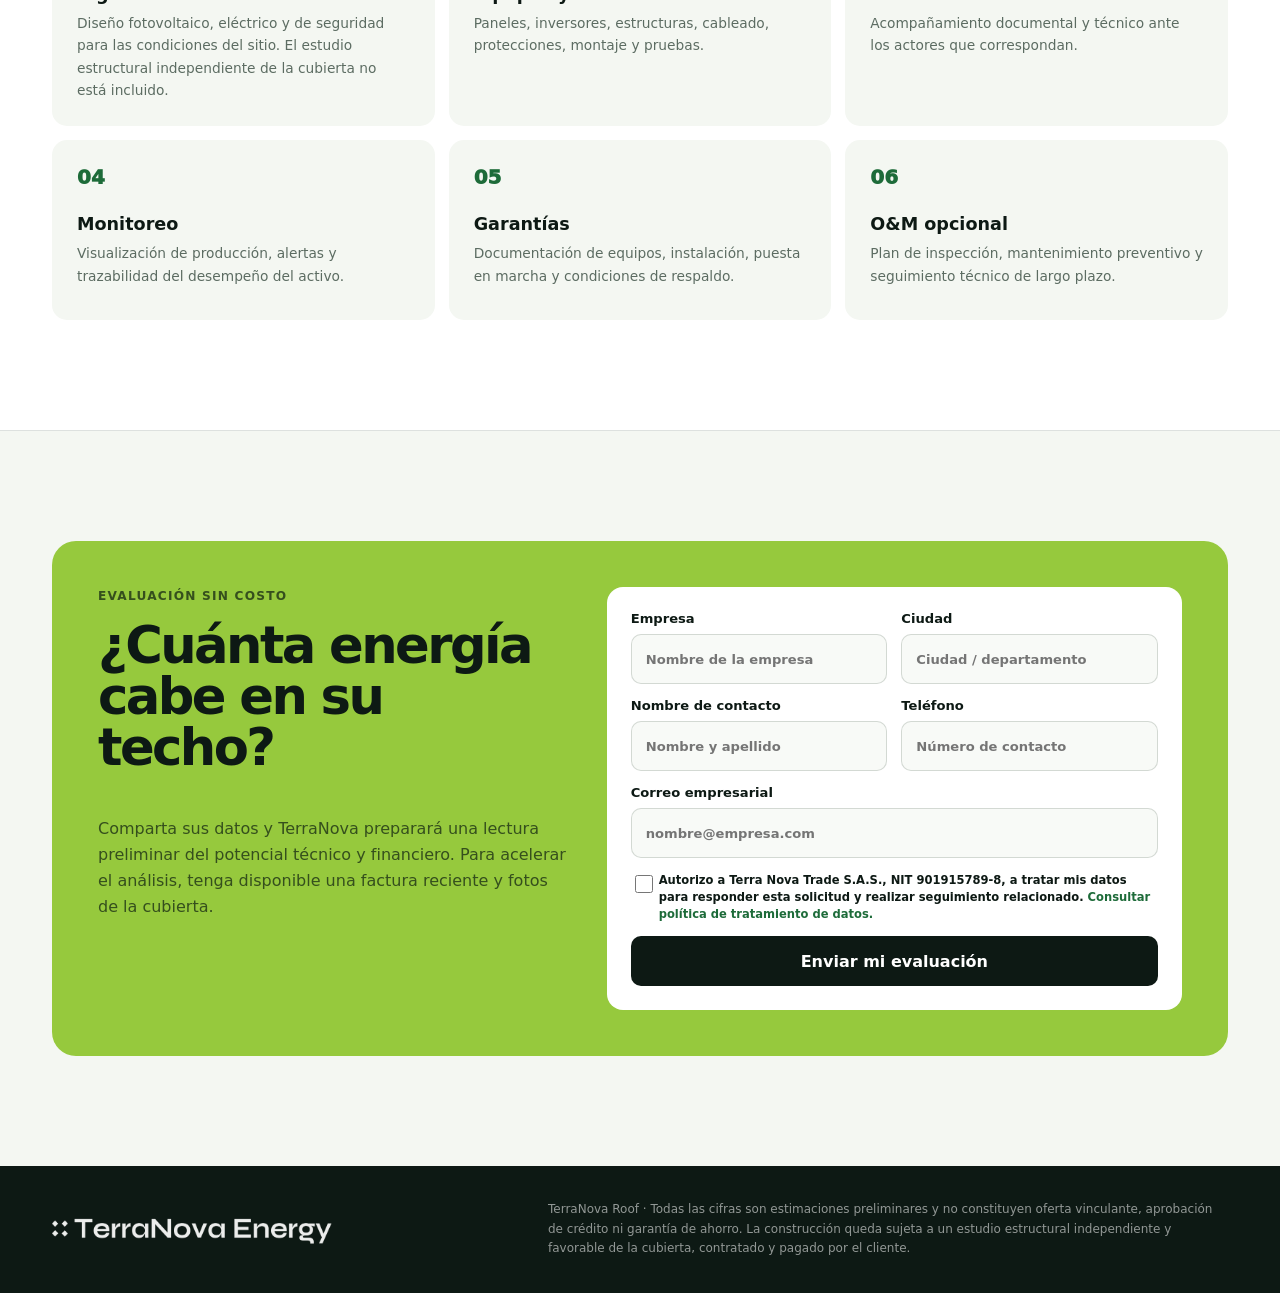
<file: terranova-roof.html>
<!doctype html>
<html lang="es">
  <head>
    <meta charset="utf-8" />
    <meta name="viewport" content="width=device-width, initial-scale=1" />
    <meta name="description" content="TerraNova Roof diseña y construye sistemas solares llave en mano para techos e instalaciones empresariales en Colombia." />
    <title>TerraNova Roof | Energía solar en su techo</title>
    <link rel="canonical" href="https://soluciones.terranovaenergy.net/terranova-roof.html" />
    <meta property="og:type" content="website" />
    <meta property="og:title" content="TerraNova Roof | Energía solar en su techo" />
    <meta property="og:description" content="Diseño, construcción y puesta en marcha de sistemas solares empresariales llave en mano." />
    <meta property="og:url" content="https://soluciones.terranovaenergy.net/terranova-roof.html" />
    <meta property="og:image" content="https://soluciones.terranovaenergy.net/pagina-web-soluciones/assets/terranova-roof-hero-v1.png" />
    <style>
      :root {
        --ink: #0d1914;
        --muted: #5c6c62;
        --green: #96c93d;
        --green-bright: #b2e555;
        --green-dark: #1d6b39;
        --green-soft: #edf6df;
        --blue: #173d7a;
        --soft: #f4f7f2;
        --white: #fff;
        --line: rgba(18, 42, 28, 0.14);
        --shadow: 0 22px 64px rgba(12, 34, 20, 0.12);
        --radius: 18px;
      }

      * { box-sizing: border-box; }
      html { scroll-behavior: smooth; }
      body {
        margin: 0;
        background: var(--soft);
        color: var(--ink);
        font-family: Inter, ui-sans-serif, system-ui, -apple-system, BlinkMacSystemFont, "Segoe UI", sans-serif;
      }
      body.menu-open { overflow: hidden; }
      a { color: inherit; text-decoration: none; }
      button, input, select { font: inherit; }
      button { cursor: pointer; }
      h1, h2, h3, p { margin-top: 0; }
      p { line-height: 1.62; }
      .wrap { margin: 0 auto; max-width: 1240px; padding-left: 32px; padding-right: 32px; }
      .eyebrow {
        color: var(--green-dark);
        font-size: 0.76rem;
        font-weight: 900;
        letter-spacing: 0.1em;
        margin-bottom: 13px;
        text-transform: uppercase;
      }
      .section-heading { max-width: 790px; }
      .section-heading h2 {
        font-size: clamp(2rem, 4.2vw, 3.8rem);
        letter-spacing: -0.05em;
        line-height: 1.01;
        margin-bottom: 18px;
      }
      .section-heading > p:not(.eyebrow) { color: var(--muted); font-size: 1.08rem; }
      .button {
        align-items: center;
        border: 1px solid transparent;
        border-radius: 10px;
        display: inline-flex;
        font-weight: 850;
        justify-content: center;
        min-height: 50px;
        padding: 0 22px;
        transition: transform 160ms ease, background 160ms ease;
      }
      .button:hover { transform: translateY(-2px); }
      .button-primary { background: var(--green); color: #102012; }
      .button-primary:hover { background: var(--green-bright); }
      .button-outline { border-color: rgba(255,255,255,.56); color: #fff; }
      .button-dark { background: var(--ink); color: #fff; }

      .site-header {
        align-items: center;
        background: rgba(250, 252, 248, 0.92);
        backdrop-filter: blur(18px);
        border-bottom: 1px solid var(--line);
        display: flex;
        gap: 24px;
        height: 78px;
        justify-content: space-between;
        left: 0;
        padding: 12px 38px;
        position: fixed;
        right: 0;
        top: 0;
        z-index: 50;
      }
      .brand img { display: block; height: 42px; max-width: 280px; object-fit: contain; width: auto; }
      .main-nav { align-items: center; display: flex; gap: clamp(12px, 1.4vw, 21px); }
      .main-nav a, .nav-trigger { font-size: .86rem; font-weight: 800; white-space: nowrap; }
      .main-nav > a:hover, .main-nav > a.active, .nav-trigger:hover, .nav-group.open .nav-trigger { color: var(--green-dark); }
      .nav-group { position: relative; }
      .nav-trigger {
        align-items: center;
        background: transparent;
        border: 0;
        color: var(--ink);
        display: inline-flex;
        gap: 7px;
        padding: 12px 0;
      }
      .nav-trigger::after { content: "⌄"; font-size: .92rem; line-height: 1; transition: transform 160ms ease; }
      .nav-group.open .nav-trigger::after { transform: rotate(180deg); }
      .dropdown-menu {
        background: #fff;
        border: 1px solid var(--line);
        border-radius: 13px;
        box-shadow: var(--shadow);
        display: none;
        left: 50%;
        min-width: 265px;
        padding: 9px;
        position: absolute;
        top: calc(100% + 6px);
        transform: translateX(-50%);
      }
      .nav-group.open .dropdown-menu { display: grid; }
      @media (min-width: 1041px) {
        .nav-group:hover .dropdown-menu, .nav-group:focus-within .dropdown-menu { display: grid; }
        .nav-group:hover .nav-trigger, .nav-group:focus-within .nav-trigger { color: var(--green-dark); }
        .dropdown-menu { top: calc(100% - 1px); }
      }
      .dropdown-menu a {
        border-radius: 9px;
        display: grid;
        gap: 3px;
        padding: 11px 12px;
        white-space: normal;
      }
      .dropdown-menu a:hover, .dropdown-menu a.active { background: var(--green-soft); color: var(--green-dark); }
      .dropdown-menu small { color: var(--muted); font-size: .68rem; font-weight: 650; line-height: 1.3; }
      .nav-cta { background: var(--green); border-radius: 9px; color: #102012 !important; padding: 12px 15px; }
      .menu-toggle {
        align-items: center;
        background: var(--ink);
        border: 0;
        border-radius: 9px;
        color: #fff;
        display: none;
        height: 44px;
        justify-content: center;
        width: 44px;
      }
      .menu-toggle span, .menu-toggle span::before, .menu-toggle span::after {
        background: currentColor;
        border-radius: 99px;
        content: "";
        display: block;
        height: 2px;
        position: relative;
        width: 20px;
      }
      .menu-toggle span::before { position: absolute; top: -6px; }
      .menu-toggle span::after { position: absolute; top: 6px; }

      .hero {
        align-items: center;
        color: #fff;
        display: flex;
        min-height: 100svh;
        overflow: hidden;
        padding: 126px 0 34px;
        position: relative;
      }
      .hero::before {
        background:
          linear-gradient(90deg, rgba(4, 15, 10, .94) 0%, rgba(4, 15, 10, .81) 38%, rgba(4, 15, 10, .28) 70%, rgba(4, 15, 10, .08) 100%),
          linear-gradient(180deg, rgba(4,15,10,.04), rgba(4,15,10,.42)),
          url("pagina-web-soluciones/assets/terranova-roof-hero-v1.png") center / cover;
        content: "";
        inset: 0;
        position: absolute;
      }
      .hero .wrap { max-width: 1740px; width: 100%; }
      .hero-content { max-width: 720px; position: relative; z-index: 1; }
      .hero-kicker {
        align-items: center;
        background: rgba(255,255,255,.1);
        border: 1px solid rgba(255,255,255,.2);
        border-radius: 999px;
        display: inline-flex;
        font-size: .84rem;
        font-weight: 850;
        gap: 9px;
        margin-bottom: 24px;
        padding: 9px 14px;
      }
      .hero-kicker::before { background: var(--green); border-radius: 50%; content: ""; height: 8px; width: 8px; }
      h1 {
        font-size: clamp(3rem, 6vw, 5.9rem);
        letter-spacing: -.06em;
        line-height: .94;
        margin-bottom: 25px;
      }
      .hero-copy { color: rgba(255,255,255,.86); font-size: clamp(1.05rem, 1.55vw, 1.25rem); max-width: 640px; }
      .hero-actions { display: flex; flex-wrap: wrap; gap: 12px; margin-top: 32px; }
      .hero-proof { display: flex; flex-wrap: wrap; gap: 22px; margin-top: 38px; }
      .hero-proof span { color: rgba(255,255,255,.74); font-size: .79rem; font-weight: 780; }
      .hero-proof span::before { color: var(--green); content: "✓"; font-weight: 950; margin-right: 7px; }

      .quick-values {
        display: grid;
        gap: 14px;
        grid-template-columns: repeat(3, 1fr);
        margin-top: 54px;
        position: relative;
        z-index: 3;
      }
      .quick-card {
        background: rgba(255,255,255,.96);
        border: 1px solid var(--line);
        border-radius: var(--radius);
        box-shadow: 0 18px 50px rgba(0,0,0,.28);
        color: var(--ink);
        min-height: 154px;
        padding: 25px;
      }
      .quick-card small { color: var(--green-dark); display: block; font-size: .72rem; font-weight: 900; letter-spacing: .07em; margin-bottom: 13px; text-transform: uppercase; }
      .quick-card strong { display: block; font-size: 1.35rem; line-height: 1.16; margin-bottom: 8px; }
      .quick-card p { color: var(--muted); font-size: .91rem; margin: 0; }

      .calculator-section { padding: 112px 0; }
      .calculator-section > .wrap { max-width: 1440px; }
      .calculator-shell {
        align-items: start;
        display: grid;
        gap: 24px;
        grid-template-columns: minmax(380px, .76fr) minmax(650px, 1.24fr);
        margin-top: 45px;
      }
      .input-panel, .result-panel {
        background: #fff;
        border: 1px solid var(--line);
        border-radius: 22px;
        box-shadow: 0 14px 42px rgba(13, 35, 21, .08);
      }
      .input-panel { padding: 30px; }
      .input-panel h3, .result-panel h3 { font-size: 1.35rem; margin-bottom: 8px; }
      .panel-intro { color: var(--muted); font-size: .9rem; margin-bottom: 25px; }
      .fields { display: grid; gap: 18px; }
      label { color: #35463b; display: grid; font-size: .82rem; font-weight: 820; gap: 8px; }
      .field-help { color: #7a897f; font-size: .71rem; font-weight: 600; }
      .input-wrap { position: relative; }
      input, select {
        background: #f8faf7;
        border: 1px solid rgba(20, 45, 28, .16);
        border-radius: 10px;
        color: var(--ink);
        min-height: 50px;
        outline: none;
        padding: 0 14px;
        width: 100%;
      }
      input:focus, select:focus { border-color: var(--green-dark); box-shadow: 0 0 0 3px rgba(150,201,61,.18); }
      .input-wrap input { padding-right: 62px; }
      .unit { color: var(--muted); font-size: .75rem; font-weight: 850; position: absolute; right: 14px; top: 17px; }
      .range-row { align-items: center; display: grid; gap: 13px; grid-template-columns: 1fr 58px; }
      input[type="range"] { accent-color: var(--green-dark); border: 0; box-shadow: none; min-height: 28px; padding: 0; }
      .range-value { background: var(--green-soft); border-radius: 8px; color: var(--green-dark); font-size: .82rem; font-weight: 900; padding: 8px 4px; text-align: center; }
      .fixed-price { background: var(--green-soft); border: 1px solid rgba(29,107,57,.18); border-radius: 12px; padding: 17px 18px; }
      .fixed-price small { color: var(--green-dark); display: block; font-size: .7rem; font-weight: 900; letter-spacing: .04em; margin-bottom: 6px; text-transform: uppercase; }
      .fixed-price strong { color: var(--ink); display: block; font-size: 1.25rem; letter-spacing: -.02em; }
      .fixed-price span { color: var(--muted); display: block; font-size: .72rem; font-weight: 600; margin-top: 6px; }
      .assumption-note { background: #f5f8f3; border-left: 4px solid var(--green); color: var(--muted); font-size: .76rem; margin-top: 24px; padding: 13px 14px; }
      .assumption-note a { color: var(--green-dark); font-weight: 850; }
      .structural-note { background: #fff8e8; border: 1px solid rgba(156,105,18,.22); border-radius: 12px; color: #62502f; font-size: .76rem; margin: 14px 0 0; padding: 14px 15px; }
      .structural-note strong { color: #3f321d; }

      .result-panel { overflow: hidden; }
      .result-top { background: var(--ink); color: #fff; padding: 30px; }
      .result-top .eyebrow { color: var(--green); }
      .result-top h3 { font-size: 1.6rem; }
      .result-top p { color: rgba(255,255,255,.68); margin-bottom: 0; }
      .metrics { display: grid; grid-template-columns: repeat(3, 1fr); }
      .metric { border-bottom: 1px solid var(--line); border-right: 1px solid var(--line); min-height: 130px; padding: 23px; }
      .metric:nth-child(3n) { border-right: 0; }
      .metric small { color: var(--muted); display: block; font-size: .7rem; font-weight: 850; letter-spacing: .04em; margin-bottom: 10px; text-transform: uppercase; }
      .metric strong { display: block; font-size: clamp(1.25rem, 2.2vw, 1.8rem); letter-spacing: -.03em; line-height: 1.05; }
      .metric span { color: var(--muted); display: block; font-size: .72rem; margin-top: 7px; }
      .metric.highlight { background: var(--green-soft); }
      .metric.highlight strong { color: var(--green-dark); }
      .credit-badge { background: var(--green-soft); border-radius: 999px; color: var(--green-dark); font-size: .69rem; font-weight: 900; padding: 8px 10px; text-transform: uppercase; }
      .credit-note { color: var(--muted); font-size: .7rem; margin: 14px 0 0; }
      .financing-card { align-items: center; background: var(--ink); color: #fff; display: grid; gap: 20px; grid-template-columns: auto 1fr; padding: 25px 28px; }
      .financing-card strong { display: block; font-size: 1.12rem; margin-bottom: 5px; }
      .financing-card p { color: rgba(255,255,255,.66); font-size: .82rem; margin: 0; }
      .financing-card .credit-badge { white-space: nowrap; }
      .fiscal-result { background: #f7faf4; border-top: 1px solid var(--line); padding: 27px 28px; }
      .fiscal-result-head { align-items: start; display: flex; gap: 18px; justify-content: space-between; }
      .fiscal-result-head h3 { margin-bottom: 7px; }
      .fiscal-result-head p { color: var(--muted); font-size: .78rem; margin: 0; max-width: 620px; }
      .fiscal-grid { display: grid; gap: 1px; grid-template-columns: repeat(4, 1fr); margin-top: 20px; }
      .fiscal-grid[hidden], .fiscal-empty[hidden] { display: none; }
      .fiscal-metric { background: #fff; border: 1px solid var(--line); min-height: 105px; padding: 17px; }
      .fiscal-metric:first-child { border-radius: 12px 0 0 12px; }
      .fiscal-metric:last-child { border-radius: 0 12px 12px 0; }
      .fiscal-metric small { color: var(--muted); display: block; font-size: .66rem; font-weight: 850; letter-spacing: .04em; margin-bottom: 9px; text-transform: uppercase; }
      .fiscal-metric strong { color: var(--green-dark); display: block; font-size: 1.2rem; }
      .fiscal-empty { color: var(--muted); font-size: .82rem; margin: 18px 0 0; }

      .ownership { background: var(--ink); color: #fff; padding: 108px 0; }
      .ownership-grid { align-items: center; display: grid; gap: 72px; grid-template-columns: .92fr 1.08fr; }
      .ownership .eyebrow { color: var(--green); }
      .ownership h2 { font-size: clamp(2.2rem, 4.3vw, 4rem); letter-spacing: -.05em; line-height: 1; }
      .ownership-copy > p { color: rgba(255,255,255,.67); font-size: 1.07rem; }
      .ownership-list { display: grid; gap: 13px; }
      .ownership-item { background: rgba(255,255,255,.065); border: 1px solid rgba(255,255,255,.11); border-radius: 14px; padding: 20px 21px; }
      .ownership-item strong { display: block; margin-bottom: 5px; }
      .ownership-item p { color: rgba(255,255,255,.6); font-size: .88rem; margin: 0; }
      .legal-note { border-top: 1px solid rgba(255,255,255,.16); color: rgba(255,255,255,.46); font-size: .72rem; margin-top: 24px; padding-top: 18px; }

      .process { padding: 110px 0; }
      .process-grid { display: grid; gap: 14px; grid-template-columns: repeat(5, 1fr); margin-top: 48px; }
      .process-step { background: #fff; border: 1px solid var(--line); border-radius: 15px; min-height: 220px; padding: 24px 20px; }
      .process-step span { align-items: center; background: var(--green-soft); border-radius: 50%; color: var(--green-dark); display: flex; font-size: .78rem; font-weight: 950; height: 38px; justify-content: center; margin-bottom: 32px; width: 38px; }
      .process-step h3 { font-size: 1.05rem; margin-bottom: 9px; }
      .process-step p { color: var(--muted); font-size: .84rem; margin: 0; }

      .included { background: #fff; border-bottom: 1px solid var(--line); border-top: 1px solid var(--line); padding: 110px 0; }
      .included-grid { display: grid; gap: 14px; grid-template-columns: repeat(3, 1fr); margin-top: 46px; }
      .included-card { background: var(--soft); border-radius: 15px; min-height: 180px; padding: 25px; }
      .included-icon { color: var(--green-dark); font-size: 1.25rem; font-weight: 950; margin-bottom: 25px; }
      .included-card h3 { font-size: 1.1rem; margin-bottom: 8px; }
      .included-card p { color: var(--muted); font-size: .86rem; margin: 0; }

      .lead-section { padding: 110px 0; }
      .lead-panel { background: var(--green); border-radius: 24px; display: grid; gap: 38px; grid-template-columns: .9fr 1.1fr; overflow: hidden; padding: 46px; }
      .lead-copy h2 { font-size: clamp(2.1rem, 4vw, 3.6rem); letter-spacing: -.05em; line-height: 1; }
      .lead-copy p { color: rgba(15,32,17,.72); }
      .lead-form { background: #fff; border-radius: 16px; display: grid; gap: 14px; grid-template-columns: 1fr 1fr; padding: 24px; }
      .lead-form label { color: var(--ink); }
      .lead-form .full { grid-column: 1 / -1; }
      .lead-form button { border: 0; grid-column: 1 / -1; }
      .lead-form button:disabled { cursor: wait; opacity: .62; }
      .lead-consent { align-items: start; display: grid !important; font-size: .72rem !important; font-weight: 650 !important; gap: 10px !important; grid-template-columns: 18px 1fr; line-height: 1.45; }
      .lead-consent input { accent-color: var(--green-dark); height: 18px; min-height: 18px; padding: 0; width: 18px; }
      .lead-consent a { color: var(--green-dark); font-weight: 850; }
      .form-status { display: none; font-size: .82rem; font-weight: 850; grid-column: 1 / -1; margin: 0; }
      .form-status.is-sending, .form-status.is-success, .form-status.is-error { display: block; }
      .form-status.is-sending { color: var(--muted); }
      .form-status.is-success { color: var(--green-dark); }
      .form-status.is-error { color: #a32d24; }
      .post-submit-actions { display: grid; gap: 10px; grid-column: 1 / -1; grid-template-columns: 1fr 1fr; }
      .post-submit-actions[hidden] { display: none; }
      .post-submit-actions a { align-items: center; border-radius: 10px; display: flex; font-size: .8rem; font-weight: 900; justify-content: center; min-height: 46px; padding: 10px 14px; text-align: center; }
      .whatsapp-action { background: #1f9d55; color: #fff; }
      .email-action { background: var(--green-soft); color: var(--green-dark); }

      footer { background: var(--ink); color: #fff; padding: 34px 0; }
      .footer-inner { align-items: center; display: flex; gap: 28px; justify-content: space-between; }
      footer img { filter: brightness(0) invert(1); height: 36px; max-width: 280px; object-fit: contain; opacity: .92; width: auto; }
      footer p { color: rgba(255,255,255,.55); font-size: .75rem; margin: 0; max-width: 680px; }

      @media (max-width: 1040px) {
        .menu-toggle { display: inline-flex; }
        .main-nav {
          align-items: stretch;
          background: #fff;
          border-bottom: 1px solid var(--line);
          box-shadow: var(--shadow);
          display: none;
          flex-direction: column;
          gap: 0;
          left: 0;
          padding: 18px 24px 28px;
          position: absolute;
          right: 0;
          top: 77px;
        }
        body.menu-open .main-nav { display: flex; }
        .main-nav > a, .nav-trigger { border-bottom: 1px solid var(--line); padding: 14px 4px; width: 100%; }
        .nav-trigger { justify-content: space-between; }
        .nav-group { width: 100%; }
        .dropdown-menu {
          border: 0;
          border-bottom: 1px solid var(--line);
          border-radius: 0;
          box-shadow: none;
          left: auto;
          min-width: 0;
          padding: 5px 0 10px 12px;
          position: static;
          transform: none;
          width: 100%;
        }
        .dropdown-menu a { border: 0; padding: 10px 12px; }
        .main-nav .nav-cta { border: 0; margin-top: 14px; text-align: center; }
        .calculator-shell, .ownership-grid, .lead-panel { grid-template-columns: 1fr; }
        .process-grid { grid-template-columns: repeat(3, 1fr); }
      }

      @media (max-width: 720px) {
        .wrap { padding-left: 20px; padding-right: 20px; }
        .site-header { height: 72px; padding: 12px 18px; }
        .brand { min-width: 0; }
        .brand img { height: auto; max-width: min(230px, calc(100vw - 100px)); width: 100%; }
        .main-nav { top: 71px; }
        .hero { min-height: 90svh; padding: 118px 0 42px; }
        h1 { font-size: clamp(2.65rem, 15vw, 4.1rem); }
        .hero-actions .button { width: 100%; }
        .quick-values { grid-template-columns: 1fr; margin-top: 34px; }
        .calculator-section, .process, .included, .lead-section { padding: 78px 0; }
        .input-panel { padding: 23px 20px; }
        .metrics { grid-template-columns: 1fr 1fr; }
        .metric:nth-child(3n) { border-right: 1px solid var(--line); }
        .metric:nth-child(2n) { border-right: 0; }
        .financing-card { grid-template-columns: 1fr; padding: 23px 20px; }
        .fiscal-result { padding: 24px 20px; }
        .fiscal-result-head { flex-direction: column; }
        .fiscal-grid { grid-template-columns: 1fr 1fr; }
        .fiscal-metric:first-child { border-radius: 12px 0 0 0; }
        .fiscal-metric:nth-child(2) { border-radius: 0 12px 0 0; }
        .fiscal-metric:last-child { border-radius: 0 0 12px 0; }
        .ownership { padding: 82px 0; }
        .process-grid, .included-grid { grid-template-columns: 1fr; }
        .process-step { min-height: 0; }
        .lead-panel { padding: 27px 20px; }
        .lead-form { grid-template-columns: 1fr; }
        .lead-form .full { grid-column: auto; }
        .post-submit-actions { grid-template-columns: 1fr; }
        .footer-inner { align-items: flex-start; flex-direction: column; }
        footer img { height: auto; max-width: min(260px, 100%); width: 100%; }
      }
    </style>
  </head>
  <body>
    <header class="site-header">
      <a class="brand" href="index.html" aria-label="TerraNova Energy, inicio">
        <img src="pagina-web-soluciones/assets/terranova-energy-logo.png" alt="TerraNova Energy" />
      </a>
      <button class="menu-toggle" type="button" aria-label="Abrir menú" aria-expanded="false" aria-controls="main-nav"><span></span></button>
      <nav class="main-nav" id="main-nav" aria-label="Navegación principal">
        <a href="index.html">Inicio</a>
        <div class="nav-group">
          <button class="nav-trigger" type="button" aria-expanded="false">Explorar soluciones</button>
          <div class="dropdown-menu">
            <a href="ppa.html"><strong>PPA TerraNova</strong><small>Energía solar sin comprar el sistema.</small></a>
            <a href="solucion-empresas.html"><strong>Solución Empresas</strong><small>Una propuesta adaptada a su operación.</small></a>
            <a href="capital.html"><strong>TerraNova Capital</strong><small>Inversión en infraestructura solar.</small></a>
            <a class="active" href="#inicio"><strong>TerraNova Roof</strong><small>Su sistema solar propio, llave en mano.</small></a>
          </div>
        </div>
        <div class="nav-group">
          <button class="nav-trigger" type="button" aria-expanded="false">Nosotros</button>
          <div class="dropdown-menu">
            <a href="index.html#nosotros"><strong>Quiénes somos</strong><small>Experiencia y respaldo TerraNova.</small></a>
            <a href="index.html#que-hacemos"><strong>Qué hacemos</strong><small>Nuestra plataforma de infraestructura energética.</small></a>
            <a href="#como-funciona"><strong>Cómo funciona</strong><small>Del análisis inicial a la operación.</small></a>
            <a href="#incluye"><strong>Alcance llave en mano</strong><small>Qué recibe con TerraNova Roof.</small></a>
            <a href="index.html#contacto"><strong>Contacto</strong><small>Converse con nuestro equipo.</small></a>
          </div>
        </div>
        <a class="nav-cta" href="#evaluacion">Evaluar mi techo</a>
      </nav>
    </header>

    <main id="inicio">
      <section class="hero">
        <div class="wrap">
          <div class="hero-content">
            <p class="hero-kicker">Sistema solar propio · EPC llave en mano</p>
            <h1>Su techo puede producir su energía.</h1>
            <p class="hero-copy">TerraNova diseña, construye y pone en operación el sistema solar de su empresa. Usted conserva la propiedad del activo y reduce la energía que necesita comprar a la red.</p>
            <div class="hero-actions">
              <a class="button button-primary" href="#calculadora">Calcular mi proyecto</a>
              <a class="button button-outline" href="#como-funciona">Ver cómo funciona</a>
            </div>
            <div class="hero-proof">
              <span>Ingeniería y construcción</span>
              <span>Conexión y puesta en marcha</span>
              <span>Financiación hasta 50%</span>
            </div>
          </div>
          <section class="quick-values" aria-label="Beneficios principales">
            <article class="quick-card">
              <small>Propiedad</small>
              <strong>El activo es de su empresa.</strong>
              <p>La energía generada se destina primero a cubrir su consumo interno.</p>
            </article>
            <article class="quick-card">
              <small>Llave en mano</small>
              <strong>Un solo responsable.</strong>
              <p>Diseño, equipos, obra, conexión, monitoreo y entrega operativa.</p>
            </article>
            <article class="quick-card">
              <small>Capital inteligente</small>
              <strong>Hasta 50% financiable.</strong>
              <p>TerraNova puede financiar hasta el 50% por 4 años para clientes que califiquen.</p>
            </article>
          </section>
        </div>
      </section>

      <section class="calculator-section" id="calculadora">
        <div class="wrap">
          <div class="section-heading">
            <p class="eyebrow">Calculadora preliminar</p>
            <h2>Conozca el tamaño y la inversión posible para su techo.</h2>
            <p>Ingrese el consumo mensual y el valor total de la factura. La simulación estima un sistema orientado al autoconsumo, evitando sobredimensionarlo frente a la demanda informada.</p>
          </div>

          <div class="calculator-shell">
            <form class="input-panel" id="solarCalculator">
              <h3>Datos de consumo</h3>
              <p class="panel-intro">Puede cambiar cualquier dato y ver el resultado al instante.</p>
              <div class="fields">
                <label>
                  Consumo promedio mensual
                  <span class="input-wrap"><input id="monthlyConsumption" type="number" min="1000" step="1000" value="120000" inputmode="numeric" /><span class="unit">kWh</span></span>
                  <span class="field-help">Use el promedio de los últimos 6 a 12 meses.</span>
                </label>
                <label>
                  Valor total de la factura mensual
                  <span class="input-wrap"><input id="monthlyBill" type="number" min="100000" step="100000" value="96000000" inputmode="numeric" /><span class="unit">COP</span></span>
                  <span class="field-help">Incluya el valor final pagado por energía.</span>
                </label>
                <label>
                  Consumo durante horas solares
                  <span class="range-row">
                    <input id="daytimeUse" type="range" min="40" max="100" step="5" value="80" />
                    <span class="range-value" id="daytimeValue">80%</span>
                  </span>
                  <span class="field-help">Porcentaje estimado consumido entre 6:00 a. m. y 6:00 p. m.</span>
                </label>
                <label>
                  Área útil disponible en cubierta
                  <span class="input-wrap"><input id="roofArea" type="number" min="0" step="100" value="8500" inputmode="numeric" /><span class="unit">m²</span></span>
                  <span class="field-help">Área aproximada libre de equipos, sombras y restricciones.</span>
                </label>
                <label>
                  Ciudad o municipio del proyecto
                  <input id="projectLocation" type="text" autocomplete="address-level2" placeholder="Ej. Barranquilla, Atlántico" />
                  <span class="field-help">Esta ubicación se incluirá en la evaluación enviada a TerraNova.</span>
                </label>
                <label>
                  Región solar preliminar
                  <select id="solarRegion">
                    <option value="5">Costa Atlántica — 5,0 h solares pico</option>
                    <option value="6">La Guajira — 6,0 h solares pico</option>
                    <option value="4.5">Región Andina u Orinoquía — 4,5 h solares pico</option>
                    <option value="4.25">Amazonía — 4,25 h solares pico</option>
                    <option value="3.5">Costa Pacífica — 3,5 h solares pico</option>
                  </select>
                  <span class="field-help">Seleccione la región correspondiente para ajustar la producción estimada.</span>
                </label>
                <div class="fixed-price" role="note" aria-label="Precio TerraNova por kWp">
                  <small>Precio TerraNova</small>
                  <strong>$3.400.000 COP/kWp</strong>
                  <span>Incluye construcción y entrega del sistema llave en mano, instalado, probado y funcionando.</span>
                </div>
                <label>
                  Renta líquida anual antes de esta deducción <span aria-hidden="true">(opcional)</span>
                  <span class="input-wrap"><input id="annualTaxableIncome" type="number" min="0" step="10000000" placeholder="Ej. 2.000.000.000" inputmode="numeric" /><span class="unit">COP</span></span>
                  <span class="field-help">Dato opcional usado únicamente para estimar el beneficio fiscal y un retorno ajustado. Valide la cifra con su contador.</span>
                </label>
              </div>
              <p class="assumption-note">Supuestos iniciales: <span id="solarResourceAssumption">5,0 horas solares pico para Costa Atlántica</span>, factor técnico del 80%, 30 días por mes, 7 m² por kWp y degradación no incluida en esta lectura rápida. Referencia regional preliminar basada en el <a href="https://www1.upme.gov.co/Hemeroteca/Impresos/Atlas_Radiacion_Solar_2005/1-Atlas_Radiacion_Solar.pdf" target="_blank" rel="noopener noreferrer">Atlas de Radiación Solar de Colombia</a>.</p>
              <p class="structural-note"><strong>Condición estructural.</strong> Antes de construir deberá realizarse un estudio para determinar si la cubierta soporta la implementación del sistema solar. El estudio deberá ser realizado por una compañía especializada e independiente de TerraNova, contratada y pagada por el cliente. Su costo no está incluido en el precio por kWp y la propuesta definitiva queda sujeta a un resultado favorable.</p>
            </form>

            <section class="result-panel" aria-live="polite">
              <div class="result-top">
                <p class="eyebrow">Su escenario TerraNova Roof</p>
                <h3 id="resultHeadline">Proyecto preliminarmente viable.</h3>
                <p id="resultSummary">La cubierta informada permite instalar la capacidad estimada para autoconsumo.</p>
              </div>
              <div class="metrics">
                <article class="metric highlight">
                  <small>Sistema recomendado</small>
                  <strong id="systemSize">889 kWp</strong>
                  <span id="areaRequired">6.222 m² requeridos</span>
                </article>
                <article class="metric">
                  <small>Inversión estimada</small>
                  <strong id="investment">$2.933 millones</strong>
                  <span>Antes de ingeniería definitiva</span>
                </article>
                <article class="metric">
                  <small>Energía solar mensual</small>
                  <strong id="solarGeneration">96.000 kWh</strong>
                  <span>Producción autoconsumible estimada</span>
                </article>
                <article class="metric">
                  <small>Ahorro año 1</small>
                  <strong id="annualSavings">$922 millones</strong>
                  <span id="effectiveTariff">Tarifa calculada: $800/kWh</span>
                </article>
                <article class="metric">
                  <small>Retorno simple</small>
                  <strong id="payback">3,2 años</strong>
                  <span>Sin incentivos tributarios</span>
                </article>
                <article class="metric">
                  <small>Cobertura solar</small>
                  <strong id="coverage">80%</strong>
                  <span>De la demanda mensual informada</span>
                </article>
              </div>
              <section class="fiscal-result" aria-labelledby="fiscalTitle">
                <div class="fiscal-result-head">
                  <div>
                    <small>Lectura fiscal opcional</small>
                    <h3 id="fiscalTitle">Beneficio potencial para su retorno</h3>
                  </div>
                  <span class="credit-badge">Estimación indicativa</span>
                </div>
                <p class="fiscal-empty" id="fiscalEmpty">Agregue su renta líquida anual para estimar cuánto de la deducción especial podría aprovechar y cómo cambiaría el retorno simple.</p>
                <div class="fiscal-grid" id="fiscalGrid" hidden>
                  <article class="fiscal-metric"><small>Deducción especial estimada</small><strong id="fiscalDeduction">$0</strong><span>50% de la inversión elegible</span></article>
                  <article class="fiscal-metric"><small>Ahorro fiscal potencial</small><strong id="fiscalSaving">$0</strong><span>Con tarifa indicativa del 35%</span></article>
                  <article class="fiscal-metric"><small>Plazo estimado de uso</small><strong id="fiscalYears">—</strong><span>Sujeto al límite anual y máximo legal</span></article>
                  <article class="fiscal-metric"><small>Retorno simple ajustado</small><strong id="fiscalPayback">—</strong><span>Ahorro energético + beneficio fiscal</span></article>
                </div>
                <p class="credit-note">La estimación considera una deducción especial de hasta el 50% de la inversión, distribuible hasta por 15 años y limitada cada año al 50% de la renta líquida antes de la deducción. Usa una tarifa corporativa indicativa del 35%, no incluye valor del dinero en el tiempo y requiere certificación y validación tributaria. No constituye asesoría fiscal.</p>
              </section>
              <div class="financing-card">
                <span class="credit-badge">Sujeto a aprobación</span>
                <div>
                  <strong>Financiación TerraNova</strong>
                  <p>TerraNova puede financiar hasta el 50% del proyecto por un plazo de 4 años, sujeto a evaluación y aprobación de crédito del cliente.</p>
                </div>
              </div>
            </section>
          </div>
        </div>
      </section>

      <section class="ownership">
        <div class="wrap ownership-grid">
          <div class="ownership-copy">
            <p class="eyebrow">Autoconsumo en propiedad</p>
            <h2>Produzca primero para usted.</h2>
            <p>La energía generada dentro de la instalación se usa para atender la operación de la empresa. Esa porción reduce la energía comprada a la red y sus cargos asociados, mientras el cliente conserva la propiedad del sistema.</p>
            <p class="legal-note">El tratamiento de cargos, impuestos, excedentes, medición y beneficios fiscales depende del tipo de usuario, configuración, regulación aplicable y aprobaciones correspondientes. La evaluación TerraNova confirma cada caso antes de presentar la oferta.</p>
          </div>
          <div class="ownership-list">
            <article class="ownership-item"><strong>Autoconsumo como prioridad</strong><p>El diseño se ajusta al perfil diurno para aprovechar la producción dentro de la operación.</p></article>
            <article class="ownership-item"><strong>Excedentes bajo evaluación</strong><p>Si existe energía sobrante, TerraNova revisa la viabilidad técnica, medición y reglas aplicables.</p></article>
            <article class="ownership-item"><strong>Beneficios fiscales posibles</strong><p>Se estudian por separado y solo se incorporan cuando el proyecto y el cliente cumplen los requisitos.</p></article>
            <article class="ownership-item"><strong>Activo de largo plazo</strong><p>El cliente recibe documentación, garantías, monitoreo y un sistema listo para operar.</p></article>
          </div>
        </div>
      </section>

      <section class="process" id="como-funciona">
        <div class="wrap">
          <div class="section-heading">
            <p class="eyebrow">Del techo a la energía</p>
            <h2>Un proceso completo con un solo responsable.</h2>
            <p>TerraNova acompaña el proyecto desde la factura inicial hasta la entrega y operación del sistema.</p>
          </div>
          <div class="process-grid">
            <article class="process-step"><span>01</span><h3>Evaluación</h3><p>Consumo, factura, ubicación, fotos, planos y perfil de operación.</p></article>
            <article class="process-step"><span>02</span><h3>Visita técnica</h3><p>Cubierta, estructura, sombras, acceso, redes y punto de conexión.</p></article>
            <article class="process-step"><span>03</span><h3>Ingeniería y oferta</h3><p>Diseño, producción, inversión, cronograma y garantías definidas.</p></article>
            <article class="process-step"><span>04</span><h3>Construcción</h3><p>Suministro, montaje, protecciones, pruebas y gestión documental.</p></article>
            <article class="process-step"><span>05</span><h3>Operación</h3><p>Puesta en marcha, monitoreo, capacitación y soporte posventa.</p></article>
          </div>
        </div>
      </section>

      <section class="included" id="incluye">
        <div class="wrap">
          <div class="section-heading">
            <p class="eyebrow">Alcance llave en mano</p>
            <h2>Todo lo necesario para convertir la cubierta en un activo energético.</h2>
          </div>
          <div class="included-grid">
            <article class="included-card"><div class="included-icon">01</div><h3>Ingeniería del sistema</h3><p>Diseño fotovoltaico, eléctrico y de seguridad para las condiciones del sitio. El estudio estructural independiente de la cubierta no está incluido.</p></article>
            <article class="included-card"><div class="included-icon">02</div><h3>Equipos y construcción</h3><p>Paneles, inversores, estructuras, cableado, protecciones, montaje y pruebas.</p></article>
            <article class="included-card"><div class="included-icon">03</div><h3>Gestión de conexión</h3><p>Acompañamiento documental y técnico ante los actores que correspondan.</p></article>
            <article class="included-card"><div class="included-icon">04</div><h3>Monitoreo</h3><p>Visualización de producción, alertas y trazabilidad del desempeño del activo.</p></article>
            <article class="included-card"><div class="included-icon">05</div><h3>Garantías</h3><p>Documentación de equipos, instalación, puesta en marcha y condiciones de respaldo.</p></article>
            <article class="included-card"><div class="included-icon">06</div><h3>O&amp;M opcional</h3><p>Plan de inspección, mantenimiento preventivo y seguimiento técnico de largo plazo.</p></article>
          </div>
        </div>
      </section>

      <section class="lead-section" id="evaluacion">
        <div class="wrap">
          <div class="lead-panel">
            <div class="lead-copy">
              <p class="eyebrow">Evaluación sin costo</p>
              <h2>¿Cuánta energía cabe en su techo?</h2>
              <p>Comparta sus datos y TerraNova preparará una lectura preliminar del potencial técnico y financiero. Para acelerar el análisis, tenga disponible una factura reciente y fotos de la cubierta.</p>
            </div>
            <form class="lead-form" id="leadForm">
              <label>Empresa<input type="text" name="company" autocomplete="organization" placeholder="Nombre de la empresa" required /></label>
              <label>Ciudad<input id="leadCity" type="text" name="city" autocomplete="address-level2" placeholder="Ciudad / departamento" required /></label>
              <label>Nombre de contacto<input type="text" name="name" autocomplete="name" placeholder="Nombre y apellido" required /></label>
              <label>Teléfono<input type="tel" name="phone" autocomplete="tel" placeholder="Número de contacto" required /></label>
              <label class="full">Correo empresarial<input type="email" name="email" autocomplete="email" placeholder="nombre@empresa.com" required /></label>
              <label class="lead-consent full">
                <input type="checkbox" name="consent" value="yes" required />
                <span>Autorizo a Terra Nova Trade S.A.S., NIT 901915789-8, a tratar mis datos para responder esta solicitud y realizar seguimiento relacionado. <a href="politica-tratamiento-datos.html" target="_blank" rel="noopener">Consultar política de tratamiento de datos.</a></span>
              </label>
              <button class="button button-dark" id="leadSubmit" type="submit">Enviar mi evaluación</button>
              <p class="form-status" id="formStatus" role="status" aria-live="polite"></p>
              <div class="post-submit-actions" id="postSubmitActions" hidden>
                <a class="whatsapp-action" id="roofWhatsapp" href="https://wa.me/17805402844" target="_blank" rel="noopener noreferrer">Hablar con TerraNova por WhatsApp</a>
                <a class="email-action" href="mailto:info@terranovaenergy.net?subject=Evaluaci%C3%B3n%20TerraNova%20Roof">Escribir a TerraNova</a>
              </div>
            </form>
          </div>
        </div>
      </section>
    </main>

    <footer>
      <div class="wrap footer-inner">
        <img src="pagina-web-soluciones/assets/terranova-energy-logo.png" alt="TerraNova Energy" />
        <p>TerraNova Roof · Todas las cifras son estimaciones preliminares y no constituyen oferta vinculante, aprobación de crédito ni garantía de ahorro. La construcción queda sujeta a un estudio estructural independiente y favorable de la cubierta, contratado y pagado por el cliente.</p>
      </div>
    </footer>

    <script>
      const $ = (id) => document.getElementById(id);
      const cop0 = new Intl.NumberFormat("es-CO", { maximumFractionDigits: 0 });
      const PRICE_PER_KWP = 3400000;
      const leadEndpoint = window.TERRANOVA_LEAD_ENDPOINT || "https://www.terranovaenergy.net/_functions/terranovaLead";
      const consentText = "Autorizo a Terra Nova Trade S.A.S., NIT 901915789-8, a tratar mis datos para responder esta solicitud y realizar seguimiento relacionado.";
      let currentScenario = {};

      function moneyCompact(value) {
        if (!Number.isFinite(value)) return "$0";
        if (value >= 1e9) return `$${(value / 1e9).toLocaleString("es-CO", { maximumFractionDigits: 2 })} mil millones`;
        if (value >= 1e6) return `$${(value / 1e6).toLocaleString("es-CO", { maximumFractionDigits: 0 })} millones`;
        return `$${cop0.format(value)}`;
      }

      function updateCalculator() {
        const monthlyConsumption = Math.max(Number($("monthlyConsumption").value) || 0, 0);
        const monthlyBill = Math.max(Number($("monthlyBill").value) || 0, 0);
        const daytimeUse = Math.min(Math.max(Number($("daytimeUse").value) || 0, 0), 100);
        const roofArea = Math.max(Number($("roofArea").value) || 0, 0);
        const projectLocation = $("projectLocation").value.trim();
        const solarRegion = $("solarRegion");
        const solarRegionLabel = solarRegion.options[solarRegion.selectedIndex].textContent.split("—")[0].trim();
        const pricePerKwp = PRICE_PER_KWP;
        const annualTaxableIncome = Math.max(Number($("annualTaxableIncome").value) || 0, 0);

        const peakSunHours = Math.max(Number(solarRegion.value) || 4.5, 0);
        const technicalFactor = 0.8;
        const squareMetersPerKwp = 7;
        const monthlyYieldPerKwp = peakSunHours * 30 * technicalFactor;
        const daytimeConsumption = monthlyConsumption * daytimeUse / 100;
        const demandLimitedKwp = daytimeConsumption / monthlyYieldPerKwp;
        const roofLimitedKwp = roofArea / squareMetersPerKwp;
        const systemKwp = Math.max(Math.min(demandLimitedKwp, roofLimitedKwp), 0);
        const areaRequired = systemKwp * squareMetersPerKwp;
        const solarMonthly = systemKwp * monthlyYieldPerKwp;
        const tariff = monthlyConsumption > 0 ? monthlyBill / monthlyConsumption : 0;
        const investment = systemKwp * pricePerKwp;
        const annualSavings = solarMonthly * tariff * 12;
        const payback = annualSavings > 0 ? investment / annualSavings : 0;
        const coverage = monthlyConsumption > 0 ? solarMonthly / monthlyConsumption * 100 : 0;
        const roofConstraint = roofLimitedKwp + .01 < demandLimitedKwp;
        const specialDeduction = investment * .5;
        const annualDeductionLimit = annualTaxableIncome * .5;
        const usableDeduction = Math.min(specialDeduction, annualDeductionLimit * 15);
        const estimatedTaxSaving = usableDeduction * .35;
        const fiscalPayback = annualSavings > 0 ? Math.max(investment - estimatedTaxSaving, 0) / annualSavings : 0;
        const yearsToUse = annualDeductionLimit > 0 ? Math.ceil(specialDeduction / annualDeductionLimit) : 0;
        const fiscalIsPartial = yearsToUse > 15;

        $("daytimeValue").textContent = `${daytimeUse}%`;
        $("solarResourceAssumption").textContent = `${peakSunHours.toLocaleString("es-CO", { maximumFractionDigits: 2 })} horas solares pico para ${solarRegionLabel}`;
        $("systemSize").textContent = systemKwp >= 1000 ? `${(systemKwp / 1000).toLocaleString("es-CO", { maximumFractionDigits: 2 })} MWp` : `${cop0.format(systemKwp)} kWp`;
        $("areaRequired").textContent = `${cop0.format(areaRequired)} m² requeridos`;
        $("investment").textContent = moneyCompact(investment);
        $("solarGeneration").textContent = `${cop0.format(solarMonthly)} kWh`;
        $("annualSavings").textContent = moneyCompact(annualSavings);
        $("effectiveTariff").textContent = `Tarifa calculada: $${cop0.format(tariff)}/kWh`;
        $("payback").textContent = `${payback.toLocaleString("es-CO", { maximumFractionDigits: 1 })} años`;
        $("coverage").textContent = `${coverage.toLocaleString("es-CO", { maximumFractionDigits: 0 })}%`;
        $("fiscalGrid").hidden = annualTaxableIncome <= 0;
        $("fiscalEmpty").hidden = annualTaxableIncome > 0;
        $("fiscalDeduction").textContent = moneyCompact(specialDeduction);
        $("fiscalSaving").textContent = moneyCompact(estimatedTaxSaving);
        $("fiscalYears").textContent = fiscalIsPartial ? "15 años (uso parcial)" : `${Math.max(yearsToUse, 1)} ${yearsToUse === 1 ? "año" : "años"}`;
        $("fiscalPayback").textContent = `${fiscalPayback.toLocaleString("es-CO", { maximumFractionDigits: 1 })} años`;
        $("resultHeadline").textContent = roofConstraint ? "La cubierta limita la capacidad posible." : "Proyecto preliminarmente viable.";
        $("resultSummary").textContent = roofConstraint
          ? `Con el área informada, el sistema cubriría aproximadamente ${coverage.toLocaleString("es-CO", { maximumFractionDigits: 0 })}% del consumo mensual. Una visita técnica puede identificar área adicional o alternativas.`
          : "La cubierta informada permite instalar la capacidad estimada para atender el consumo diurno declarado.";

        currentScenario = {
          monthlyConsumption,
          monthlyBill,
          daytimeUsePercent: daytimeUse,
          roofAreaM2: roofArea,
          projectLocation,
          solarRegion: solarRegionLabel,
          peakSunHours,
          annualTaxableIncome,
          pricePerKwp,
          systemKwp,
          requiredAreaM2: areaRequired,
          monthlySolarKwh: solarMonthly,
          investmentCop: investment,
          annualSavingsCop: annualSavings,
          paybackYears: payback,
          coveragePercent: coverage,
          fiscalDeductionCop: specialDeduction,
          fiscalSavingCop: estimatedTaxSaving,
          fiscalPaybackYears: fiscalPayback,
          roofConstraint
        };
      }

      ["monthlyConsumption", "monthlyBill", "daytimeUse", "roofArea", "projectLocation", "solarRegion", "annualTaxableIncome"].forEach((id) => {
        $(id).addEventListener("input", updateCalculator);
      });

      $("projectLocation").addEventListener("input", () => {
        if (!$("leadCity").value.trim()) $("leadCity").value = $("projectLocation").value;
      });

      const toggle = document.querySelector(".menu-toggle");
      const nav = $("main-nav");
      const navGroups = [...document.querySelectorAll(".nav-group")];
      function closeDropdowns(except = null) {
        navGroups.forEach((group) => {
          if (group === except) return;
          group.classList.remove("open");
          group.querySelector(".nav-trigger").setAttribute("aria-expanded", "false");
        });
      }
      nav.querySelectorAll(".nav-trigger").forEach((button) => button.addEventListener("click", (event) => {
        event.stopPropagation();
        const group = button.closest(".nav-group");
        const willOpen = !group.classList.contains("open");
        closeDropdowns(group);
        group.classList.toggle("open", willOpen);
        button.setAttribute("aria-expanded", String(willOpen));
      }));
      document.addEventListener("click", () => closeDropdowns());
      document.addEventListener("keydown", (event) => {
        if (event.key === "Escape") closeDropdowns();
      });
      toggle.addEventListener("click", () => {
        const open = toggle.getAttribute("aria-expanded") !== "true";
        toggle.setAttribute("aria-expanded", String(open));
        document.body.classList.toggle("menu-open", open);
      });
      nav.querySelectorAll("a").forEach((link) => link.addEventListener("click", () => {
        closeDropdowns();
        toggle.setAttribute("aria-expanded", "false");
        document.body.classList.remove("menu-open");
      }));

      function setFormStatus(state, message) {
        const status = $("formStatus");
        status.className = `form-status${state ? ` is-${state}` : ""}`;
        status.textContent = message;
      }

      $("leadForm").addEventListener("submit", async (event) => {
        event.preventDefault();
        const form = event.currentTarget;
        if (!form.reportValidity()) return;

        const submit = $("leadSubmit");
        const formData = new FormData(form);
        const client = Object.fromEntries(formData.entries());
        submit.disabled = true;
        submit.textContent = "Enviando evaluación...";
        $("postSubmitActions").hidden = true;
        setFormStatus("sending", "Enviando su escenario a TerraNova...");

        const payload = {
          source: "TerraNova Roof",
          action: "roof-evaluation-request",
          generatedAt: new Date().toISOString(),
          pageUrl: window.location.href,
          client: {
            companyName: client.company,
            location: client.city,
            contactName: client.name,
            email: client.email,
            phone: client.phone
          },
          inputs: {
            monthlyConsumption: currentScenario.monthlyConsumption,
            monthlyBill: currentScenario.monthlyBill,
            daytimeUsePercent: currentScenario.daytimeUsePercent,
            roofAreaM2: currentScenario.roofAreaM2,
            projectLocation: currentScenario.projectLocation || client.city,
            solarRegion: currentScenario.solarRegion,
            peakSunHours: currentScenario.peakSunHours,
            annualTaxableIncome: currentScenario.annualTaxableIncome
          },
          results: {
            systemKwp: currentScenario.systemKwp,
            requiredAreaM2: currentScenario.requiredAreaM2,
            pricePerKwp: PRICE_PER_KWP,
            investmentCop: currentScenario.investmentCop,
            monthlySolarKwh: currentScenario.monthlySolarKwh,
            annualSavingsCop: currentScenario.annualSavingsCop,
            paybackYears: currentScenario.paybackYears,
            coveragePercent: currentScenario.coveragePercent,
            fiscalDeductionCop: currentScenario.annualTaxableIncome > 0 ? currentScenario.fiscalDeductionCop : null,
            fiscalSavingCop: currentScenario.annualTaxableIncome > 0 ? currentScenario.fiscalSavingCop : null,
            fiscalPaybackYears: currentScenario.annualTaxableIncome > 0 ? currentScenario.fiscalPaybackYears : null
          },
          financing: "TerraNova puede financiar hasta el 50% del proyecto por 4 años, sujeto a evaluación y aprobación de crédito.",
          consent: {
            accepted: client.consent === "yes",
            text: consentText
          }
        };

        try {
          const response = await fetch(leadEndpoint, {
            method: "POST",
            headers: { "Content-Type": "application/json" },
            body: JSON.stringify(payload)
          });
          const result = await response.json().catch(() => ({}));
          if (!response.ok || result.ok !== true) throw new Error(result.error || `HTTP ${response.status}`);

          const whatsappMessage = [
            "Hola TerraNova, envié una evaluación TerraNova Roof.",
            `Empresa: ${client.company}`,
            `Ciudad: ${currentScenario.projectLocation || client.city}`,
            `Sistema estimado: ${cop0.format(currentScenario.systemKwp)} kWp`,
            `Inversión preliminar: ${moneyCompact(currentScenario.investmentCop)}`
          ].join("\n");
          $("roofWhatsapp").href = `https://wa.me/17805402844?text=${encodeURIComponent(whatsappMessage)}`;
          setFormStatus("success", "Su evaluación fue enviada correctamente. TerraNova podrá contactarlo para continuar con la revisión técnica.");
          $("postSubmitActions").hidden = false;
          form.reset();
        } catch (error) {
          console.error("No se pudo enviar la evaluación TerraNova Roof.", error);
          setFormStatus("error", "No pudimos enviar la evaluación. Inténtelo nuevamente o comuníquese con TerraNova por WhatsApp.");
          $("roofWhatsapp").href = "https://wa.me/17805402844";
          $("postSubmitActions").hidden = false;
        } finally {
          submit.disabled = false;
          submit.textContent = "Enviar mi evaluación";
        }
      });

      updateCalculator();
    </script>
  </body>
</html>
</file>
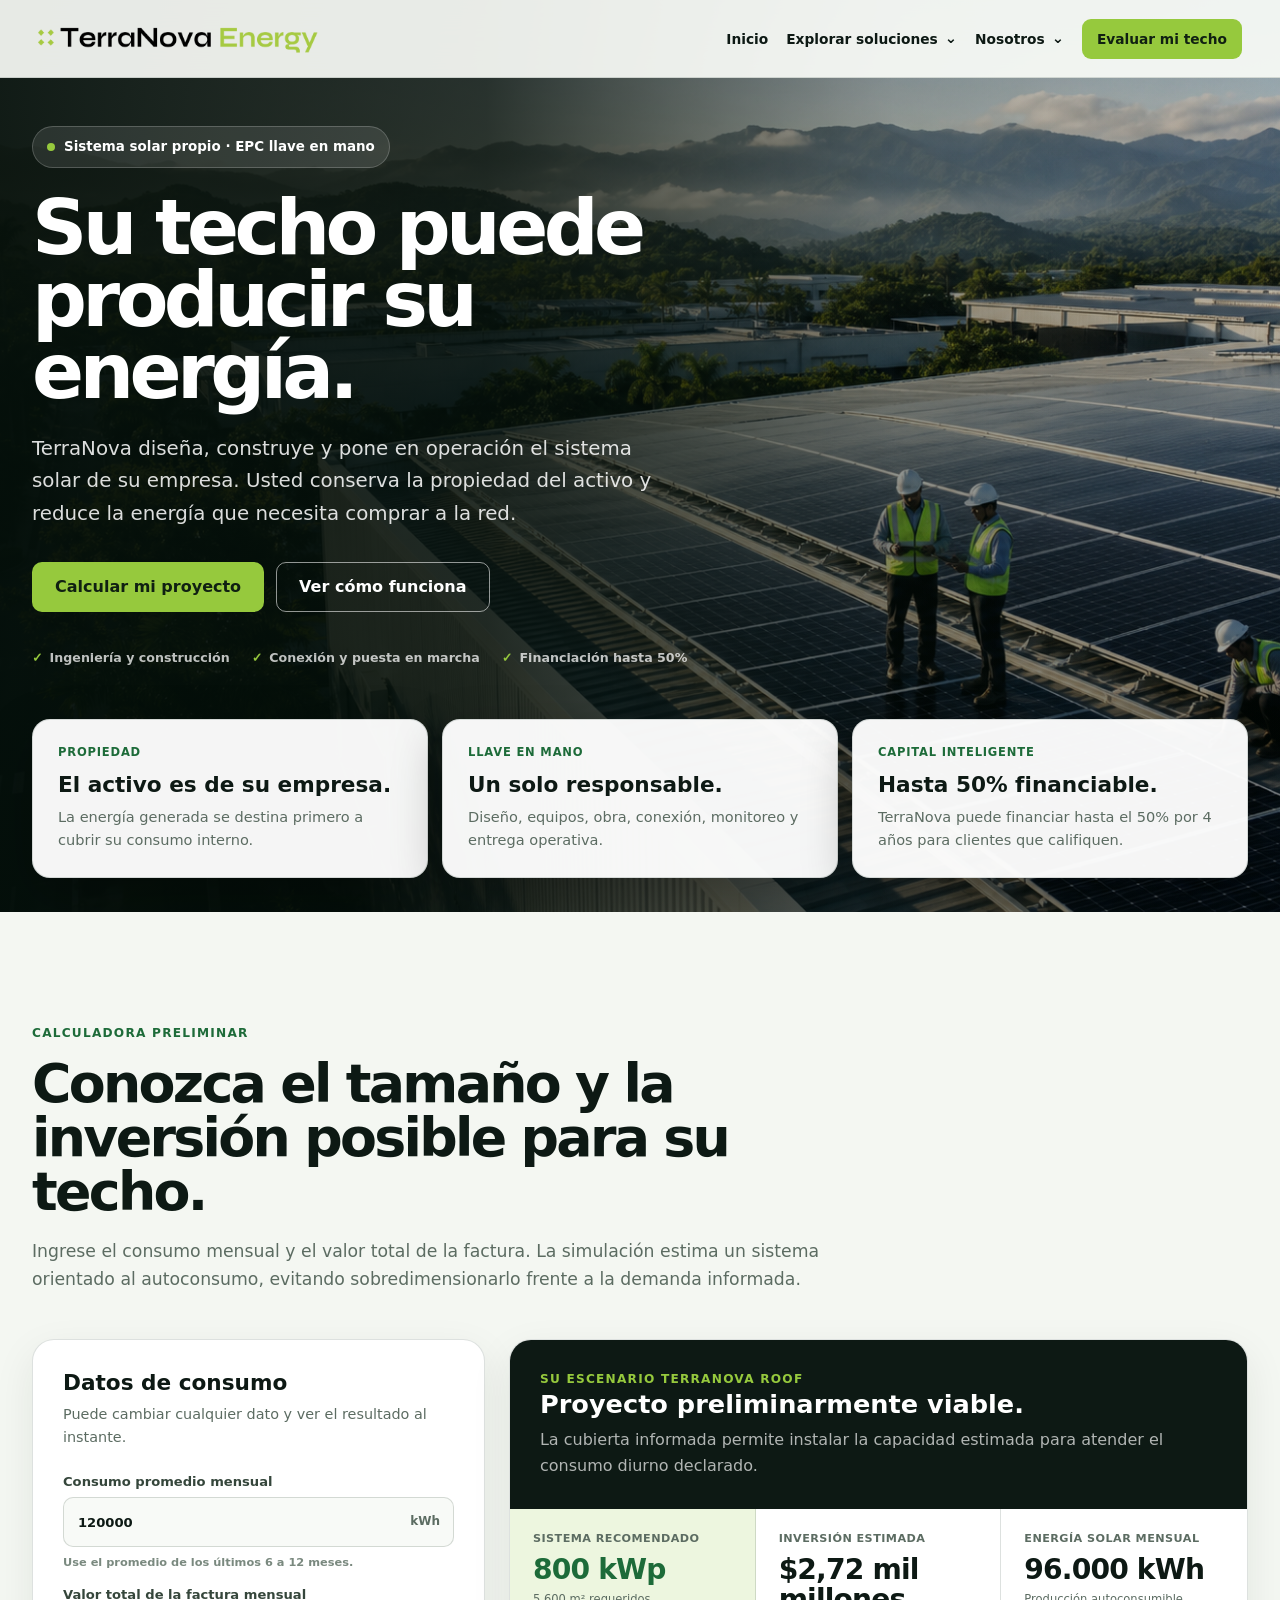
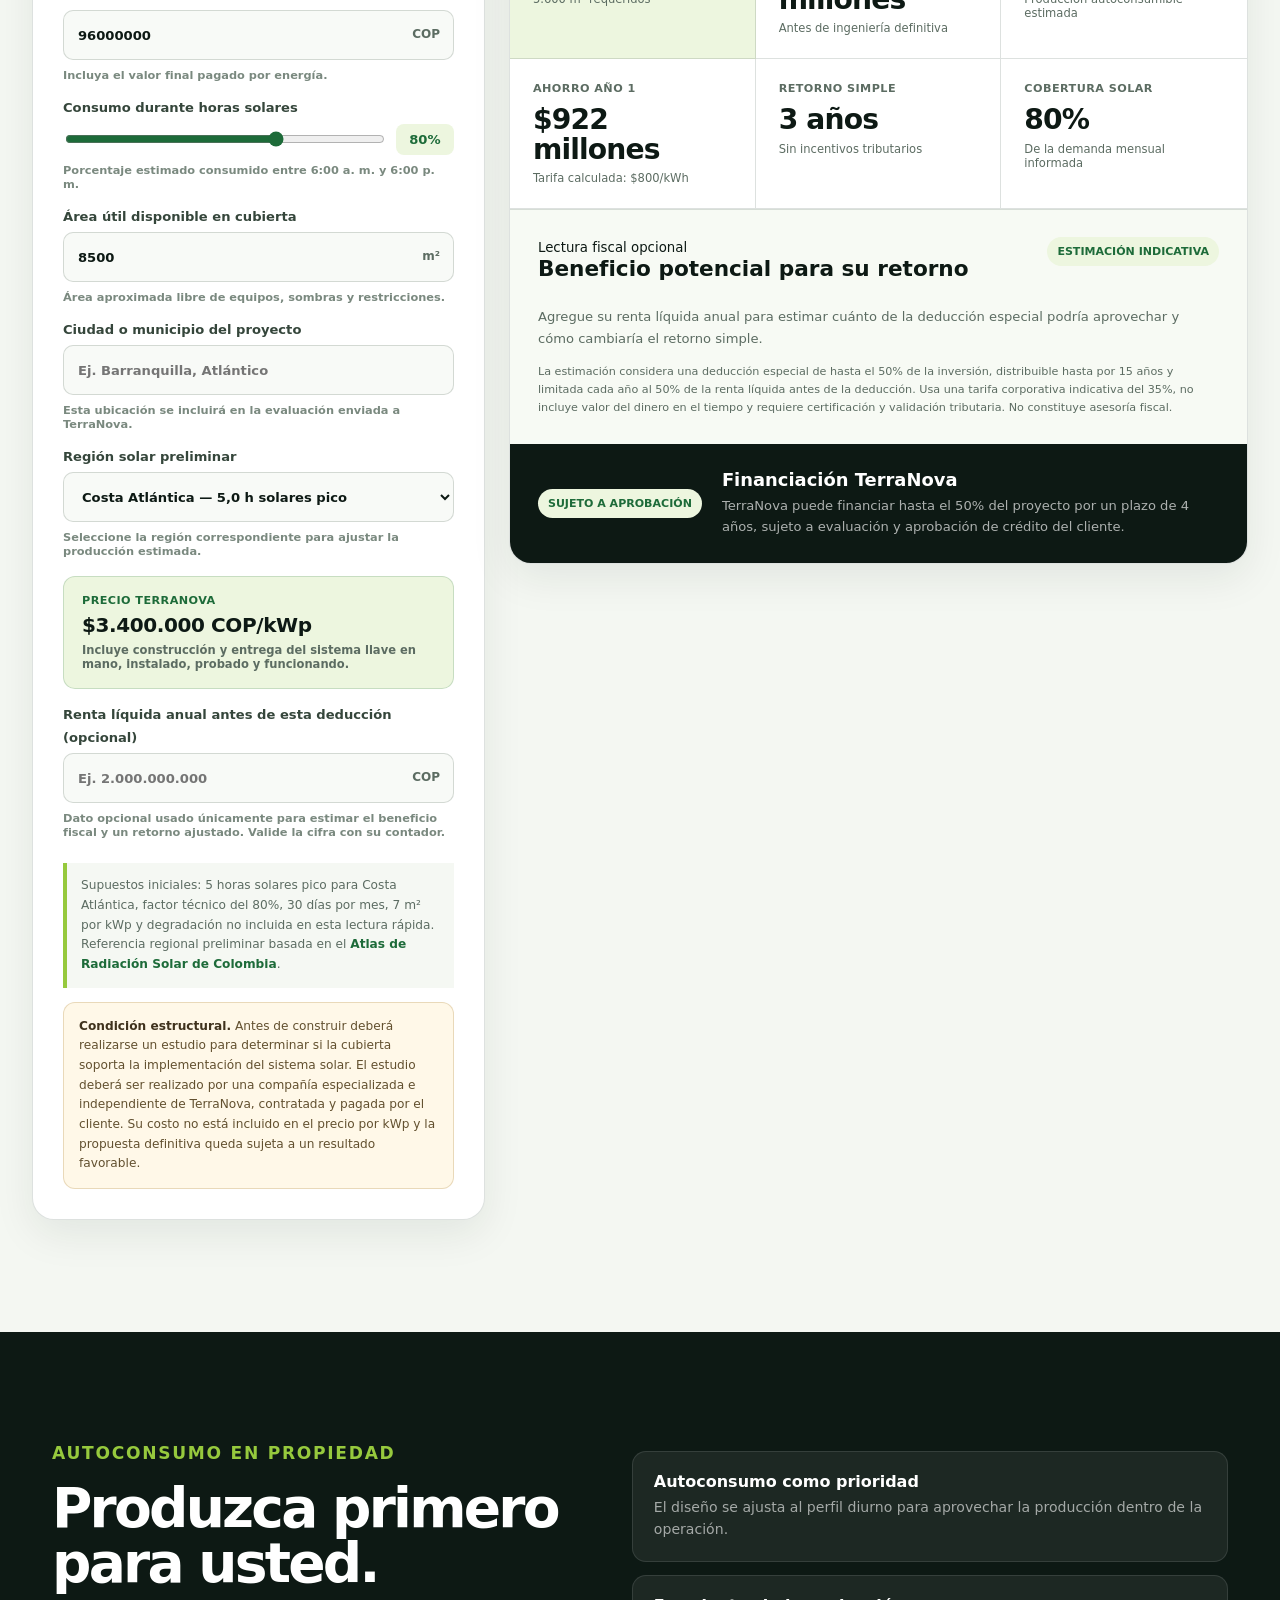
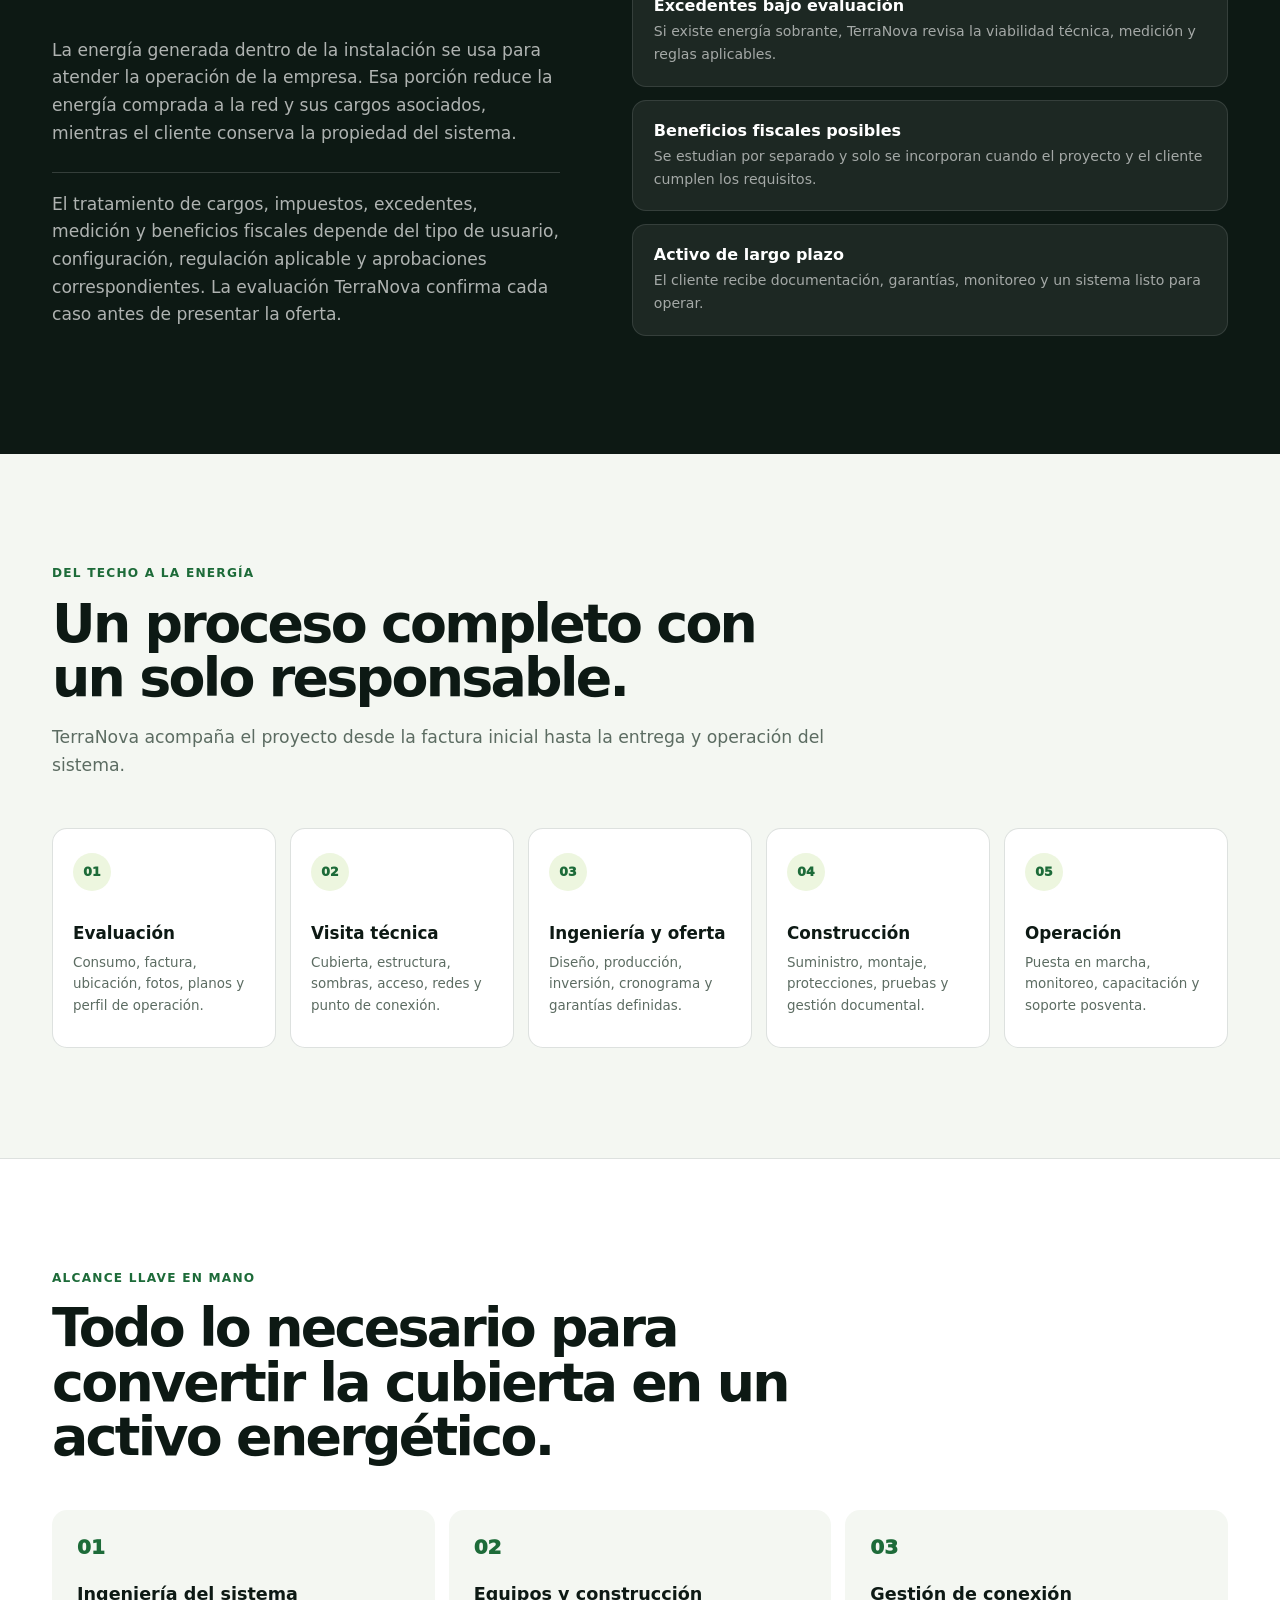
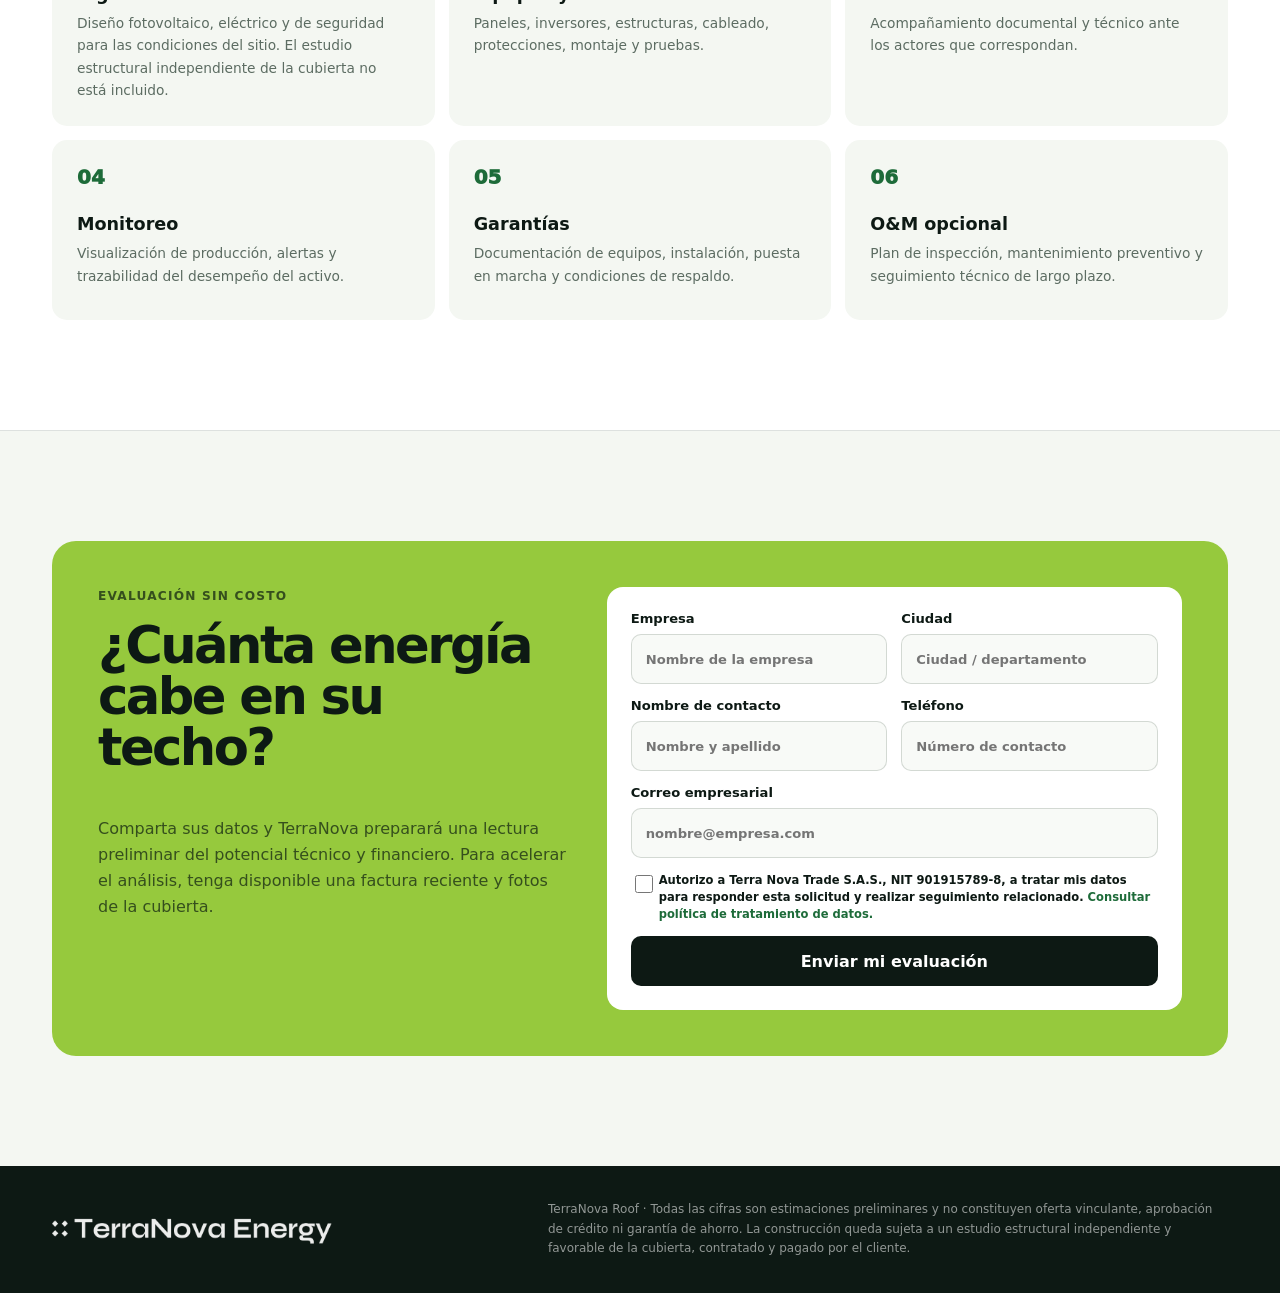
<file: entregables/terranova-roof-v1.html>
<!doctype html>
<html lang="es">
  <head>
    <meta charset="utf-8" />
    <meta name="viewport" content="width=device-width, initial-scale=1" />
    <title>TerraNova Roof</title>
    <link rel="canonical" href="https://soluciones.terranovaenergy.net/terranova-roof.html" />
    <meta http-equiv="refresh" content="0; url=../terranova-roof.html" />
    <script>window.location.replace("../terranova-roof.html" + window.location.hash);</script>
  </head>
  <body>
    <p>Redirigiendo a <a href="../terranova-roof.html">TerraNova Roof</a>…</p>
  </body>
</html>
</file>
<file: solucion-empresa/styles.css>
:root {
  --bg: #f4f6f4;
  --panel: #ffffff;
  --ink: #1c2420;
  --muted: #66736d;
  --line: #dce4df;
  --green: #1f7a4f;
  --green-dark: #155e3b;
  --yellow: #f4c84a;
  --sky: #4b8fb8;
  --terra: #c76b42;
  --shadow: 0 18px 45px rgba(25, 37, 31, 0.08);
}

* {
  box-sizing: border-box;
}

body {
  margin: 0;
  min-height: 100vh;
  background:
    linear-gradient(135deg, rgba(244, 200, 74, 0.18), transparent 32%),
    linear-gradient(210deg, rgba(75, 143, 184, 0.14), transparent 35%),
    var(--bg);
  color: var(--ink);
  font-family:
    Inter, ui-sans-serif, system-ui, -apple-system, BlinkMacSystemFont, "Segoe UI",
    sans-serif;
}

button,
input {
  font: inherit;
}

.app-shell {
  display: grid;
  grid-template-columns: minmax(320px, 390px) minmax(0, 1fr);
  min-height: 100vh;
}

.input-panel {
  background: rgba(255, 255, 255, 0.86);
  border-right: 1px solid var(--line);
  padding: 28px;
  position: sticky;
  top: 0;
  height: 100vh;
  overflow: auto;
}

.brand-row,
.dashboard-header,
.panel-head {
  display: flex;
  align-items: center;
  justify-content: space-between;
  gap: 18px;
}

.brand-row {
  justify-content: flex-start;
  margin-bottom: 24px;
}

.brand-lockup {
  display: grid;
  gap: 8px;
}

.brand-lockup img {
  display: block;
  width: min(100%, 270px);
  height: auto;
}

.brand-lockup h1 {
  color: var(--green-dark);
  font-size: 1rem;
  font-weight: 850;
  margin: 0;
}

.eyebrow {
  color: var(--green-dark);
  font-size: 0.74rem;
  font-weight: 800;
  letter-spacing: 0;
  margin: 0 0 5px;
  text-transform: uppercase;
}

h1,
h2,
h3,
p {
  margin-top: 0;
}

h1 {
  font-size: 1.15rem;
  margin-bottom: 0;
}

h2 {
  font-size: clamp(1.55rem, 3vw, 2.4rem);
  margin-bottom: 6px;
}

h3 {
  font-size: 1.05rem;
  margin-bottom: 0;
}

.tabs {
  display: grid;
  grid-template-columns: repeat(4, 1fr);
  gap: 6px;
  padding: 4px;
  border: 1px solid var(--line);
  border-radius: 8px;
  background: #eef3ef;
  margin-bottom: 22px;
}

.tab {
  border: 0;
  border-radius: 6px;
  min-height: 36px;
  background: transparent;
  color: var(--muted);
  cursor: pointer;
  font-weight: 700;
}

.tab.active {
  background: var(--panel);
  color: var(--ink);
  box-shadow: 0 6px 16px rgba(36, 48, 41, 0.08);
}

.form-section {
  display: none;
}

.form-section.active {
  display: grid;
  gap: 16px;
}

label {
  display: grid;
  gap: 8px;
  color: var(--muted);
  font-size: 0.82rem;
  font-weight: 700;
}

input {
  width: 100%;
  min-height: 43px;
  border: 1px solid var(--line);
  border-radius: 8px;
  background: #fff;
  color: var(--ink);
  padding: 0 12px;
  outline: none;
}

input:focus {
  border-color: var(--green);
  box-shadow: 0 0 0 3px rgba(31, 122, 79, 0.13);
}

.field-grid {
  display: grid;
  grid-template-columns: repeat(2, minmax(0, 1fr));
  gap: 12px;
}

.input-unit {
  display: grid;
  grid-template-columns: minmax(0, 1fr) auto;
  align-items: center;
  overflow: hidden;
  border: 1px solid var(--line);
  border-radius: 8px;
  background: #fff;
}

.input-unit input {
  border: 0;
  border-radius: 0;
}

.input-unit small {
  color: var(--muted);
  padding: 0 11px;
  white-space: nowrap;
}

.dashboard {
  padding: 30px;
  overflow: hidden;
}

.dashboard-header {
  margin-bottom: 22px;
}

#subheadline {
  color: var(--muted);
  margin-bottom: 0;
}

.print-button {
  border: 1px solid var(--line);
  border-radius: 8px;
  min-height: 42px;
  padding: 0 14px;
  background: var(--panel);
  color: var(--ink);
  cursor: pointer;
  display: inline-flex;
  align-items: center;
  gap: 8px;
  font-weight: 800;
}

.print-button span {
  color: var(--green-dark);
}

.summary-band {
  display: grid;
  grid-template-columns: repeat(4, minmax(0, 1fr));
  gap: 14px;
  margin-bottom: 14px;
}

.summary-band article,
.panel {
  background: rgba(255, 255, 255, 0.92);
  border: 1px solid rgba(220, 228, 223, 0.95);
  border-radius: 8px;
  box-shadow: var(--shadow);
}

.summary-band article {
  padding: 18px;
  min-height: 122px;
  display: grid;
  align-content: space-between;
}

.summary-band p,
.summary-band span {
  color: var(--muted);
  margin: 0;
}

.summary-band strong {
  font-size: clamp(1.38rem, 2.4vw, 2rem);
  line-height: 1.05;
}

.insight-grid {
  display: grid;
  grid-template-columns: minmax(0, 1.45fr) minmax(300px, 0.75fr);
  gap: 14px;
  margin-bottom: 14px;
}

.insight-grid.bottom {
  grid-template-columns: minmax(0, 1.2fr) minmax(300px, 0.8fr);
}

.panel {
  padding: 20px;
  min-width: 0;
}

.panel-head {
  margin-bottom: 18px;
}

.panel-head span,
#coverageBadge,
#equityBadge {
  border-radius: 999px;
  background: #edf6f0;
  color: var(--green-dark);
  font-size: 0.78rem;
  font-weight: 800;
  padding: 7px 10px;
  white-space: nowrap;
}

.bar-chart {
  display: grid;
  gap: 14px;
}

.bar-row {
  display: grid;
  grid-template-columns: 94px minmax(0, 1fr) 118px;
  align-items: center;
  gap: 12px;
  color: var(--muted);
  font-size: 0.86rem;
  font-weight: 750;
}

.track {
  height: 28px;
  border-radius: 6px;
  background: #edf1ee;
  overflow: hidden;
}

.fill {
  height: 100%;
  border-radius: 6px;
  min-width: 2px;
}

.fill.grid-cost {
  background: var(--terra);
}

.fill.solar-cost {
  background: var(--green);
}

.fill.savings {
  background: var(--sky);
}

.bar-value {
  color: var(--ink);
  text-align: right;
}

.decision-panel p:not(.eyebrow) {
  color: var(--muted);
  line-height: 1.55;
}

dl {
  display: grid;
  gap: 10px;
  margin: 18px 0 0;
}

dl div,
.technical-list div {
  display: flex;
  justify-content: space-between;
  gap: 16px;
  border-top: 1px solid var(--line);
  padding-top: 11px;
}

dt,
.technical-list span {
  color: var(--muted);
}

dd,
.technical-list strong {
  margin: 0;
  font-weight: 850;
  text-align: right;
}

.line-chart {
  width: 100%;
  height: 240px;
  display: block;
  overflow: visible;
}

.technical-list {
  display: grid;
  gap: 12px;
}

.table-panel {
  margin-bottom: 20px;
}

.table-wrap {
  overflow-x: auto;
}

table {
  width: 100%;
  border-collapse: collapse;
  min-width: 780px;
}

th,
td {
  border-top: 1px solid var(--line);
  padding: 12px 10px;
  text-align: right;
  vertical-align: top;
}

th:first-child,
td:first-child,
th:last-child,
td:last-child {
  text-align: left;
}

th {
  color: var(--muted);
  font-size: 0.78rem;
  text-transform: uppercase;
}

td {
  font-weight: 700;
}

.fine-print {
  color: var(--muted);
  font-size: 0.82rem;
  line-height: 1.5;
  margin: 12px 0 0;
}

@media (max-width: 980px) {
  .app-shell {
    grid-template-columns: 1fr;
  }

  .input-panel {
    position: relative;
    height: auto;
    border-right: 0;
    border-bottom: 1px solid var(--line);
  }

  .summary-band,
  .insight-grid,
  .insight-grid.bottom {
    grid-template-columns: 1fr 1fr;
  }
}

@media (max-width: 680px) {
  .input-panel,
  .dashboard {
    padding: 18px;
  }

  .field-grid,
  .summary-band,
  .insight-grid,
  .insight-grid.bottom {
    grid-template-columns: 1fr;
  }

  .dashboard-header,
  .panel-head {
    align-items: flex-start;
    flex-direction: column;
  }

  .bar-row {
    grid-template-columns: 1fr;
    gap: 8px;
  }

  .bar-value {
    text-align: left;
  }
}

@media print {
  body {
    background: #fff;
  }

  .app-shell {
    display: block;
  }

  .input-panel,
  .print-button {
    display: none;
  }

  .dashboard {
    padding: 0;
  }

  .panel,
  .summary-band article {
    box-shadow: none;
    break-inside: avoid;
  }
}
</file>
<file: evaluation-gate.css>
.field-label-title { display: inline-flex; align-items: baseline; gap: 4px; }
.required-marker { color: #c4472d; font-weight: 900; }
.input-panel {
  height: calc(100dvh - 76px) !important;
  max-height: calc(100dvh - 76px);
  min-height: 0;
  overflow-x: hidden;
  overflow-y: scroll !important;
  overscroll-behavior-y: contain;
  scrollbar-gutter: stable;
  scroll-padding-bottom: 240px;
  padding-bottom: 240px;
  -webkit-overflow-scrolling: touch;
}
.input-panel-sticky-header {
  position: sticky;
  z-index: 30;
  top: -28px;
  margin: -28px -28px 20px;
  padding: 28px 28px 14px;
  background: rgba(255,255,255,.98);
  border-bottom: 1px solid rgba(31,122,79,.12);
  box-shadow: 0 10px 24px rgba(25,37,31,.06);
  backdrop-filter: blur(12px);
}
.input-panel-sticky-header .brand-row { margin-bottom: 16px; }
.input-panel-sticky-header .tabs { margin-bottom: 0; }
.input-panel-sticky-header + form { position: relative; z-index: 1; }
.evaluation-gate-dashboard { position: relative; }
.evaluation-gate-dashboard.is-locked > :not(.dashboard-header):not(.evaluation-lock) {
  filter: blur(5px); opacity: .48; pointer-events: none; user-select: none;
}
.evaluation-lock {
  position: absolute; z-index: 20; top: 145px; left: 50%;
  width: min(520px, calc(100% - 48px)); transform: translateX(-50%);
  padding: 26px; border: 1px solid rgba(34,103,62,.2); border-radius: 14px;
  background: rgba(255,255,255,.96); box-shadow: 0 22px 55px rgba(25,55,37,.18);
  text-align: center;
}
.evaluation-lock strong { display: block; margin-bottom: 8px; color: #17613d; font-size: 1.12rem; }
.evaluation-lock p { margin: 0; color: #59655e; line-height: 1.5; }
.generate-evaluation-button {
  border: 1px solid #87bd26; border-radius: 8px; min-height: 44px; padding: 0 18px;
  background: #9bd234; color: #10200c; cursor: pointer; font-weight: 900;
  box-shadow: 0 8px 18px rgba(65,110,20,.18);
}
.generate-evaluation-button.disabled {
  background: #dfe6da; border-color: #cbd4c6; color: #6c7868; box-shadow: none;
}
.evaluation-lock[hidden], .evaluation-gate-hidden { display: none !important; }
@media (max-width: 760px) {
  .evaluation-lock { top: 165px; width: calc(100% - 28px); padding: 20px; }
  .input-panel { height: auto !important; max-height: none; overflow-y: visible !important; padding-bottom: 36px; }
  .input-panel-sticky-header { position: relative; top: 0; }
}
</file>
